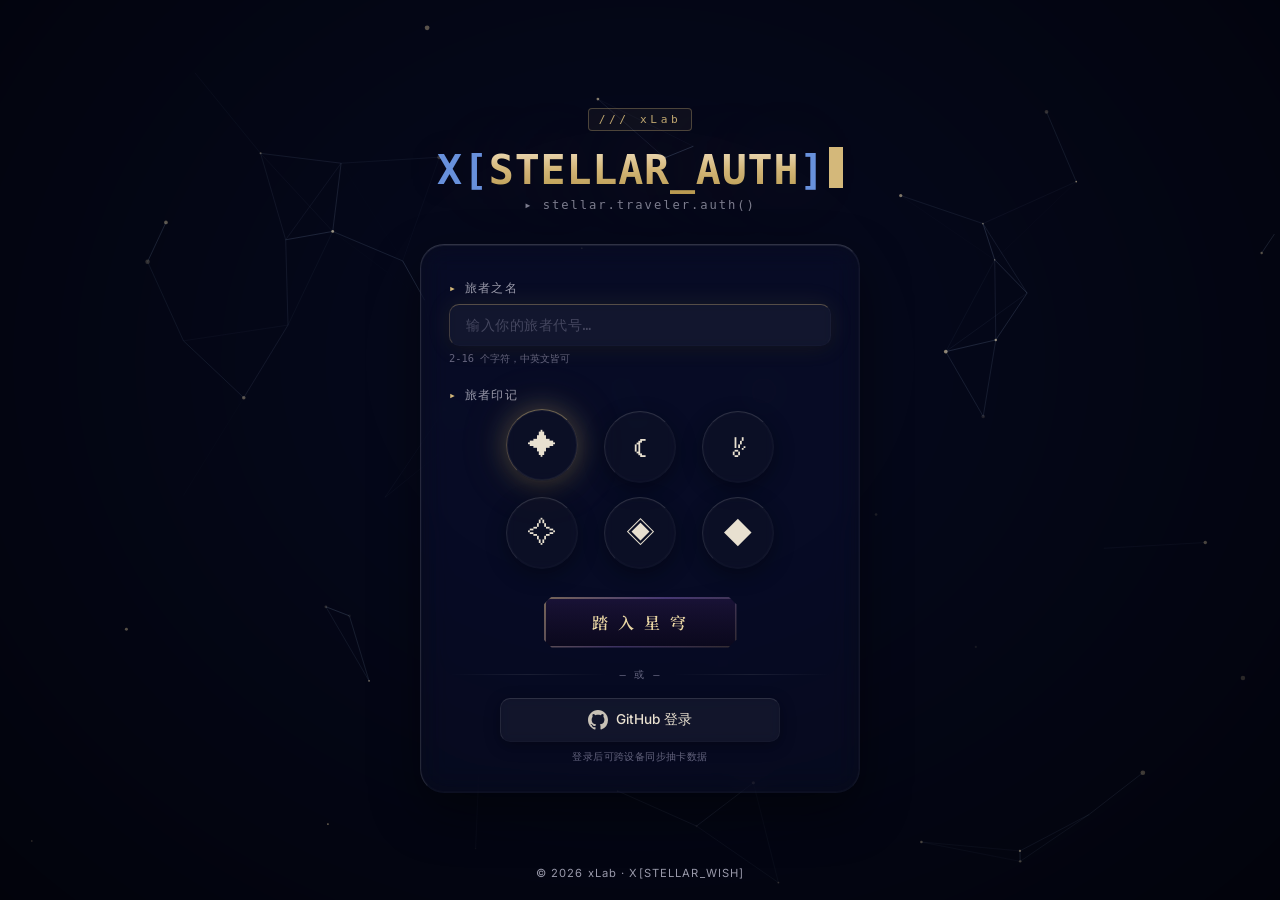
<file: index.html>
<!doctype html>
<html lang="zh-CN">
<head>
<meta charset="utf-8">
<meta name="viewport" content="width=device-width, initial-scale=1.0">
<title>X[STELLAR_WISH] · xLab</title>
<link rel="preconnect" href="https://fonts.googleapis.com">
<link rel="preconnect" href="https://fonts.gstatic.com" crossorigin>
<link href="https://fonts.googleapis.com/css2?family=Noto+Serif+SC:wght@400;600;700;900&family=Inter:wght@300;400;500;600&display=swap" rel="stylesheet">
<style>
/* ===== vortex canvas ===== */
html,body{
  margin:0px;
  width:100%;
  height:100%;
  overflow-x:hidden;
  background:#000;
  scroll-behavior:smooth;
}
#canvas{
  position:fixed;
  width:100%;
  height:100%;
}
#star-canvas{
  position:fixed;
  inset:0;
  z-index:1;
  pointer-events:none;
}

/* ===== UI layer ===== */
:root{
  --gold:#D4B87A;--g2:#E8D5A3;--g3:#F5E6CC;--g4:#B89A50;
  --purple:#B08FFF;--p2:#c8b0ff;
  --text:#E8E0D0;--t2:#9999AA;
  --ft:"Noto Serif SC","STSong","SimSun",serif;
  --fu:"Inter","PingFang SC","Microsoft YaHei",sans-serif;
}

.vignette{
  position:fixed;inset:0;z-index:1;pointer-events:none;
  background:radial-gradient(ellipse at 50% 40%, transparent 25%, rgba(0,0,0,0.6) 100%);
}

.hero{
  position:relative;z-index:2;
  min-height:100vh;
  display:flex;flex-direction:column;align-items:center;justify-content:flex-start;
  padding:14vh 20px 60px;text-align:center;
  transition:opacity 0.5s ease, transform 0.6s cubic-bezier(0.22,1,0.36,1);
  pointer-events:none;
}
.hero>*{pointer-events:auto}
.hero.warping{opacity:0;transform:scale(0.92)}
.vignette{transition:opacity 0.4s ease}
.vignette.warping{opacity:0}
.footer{transition:opacity 0.4s ease}
.footer.warping{opacity:0}

.hero .logo{
  font-family:"JetBrains Mono","SF Mono","Menlo",ui-monospace,monospace;
  font-size:clamp(1.8rem,4.2vw,3rem);font-weight:700;
  background:linear-gradient(180deg,var(--g3),var(--gold),var(--g4));
  -webkit-background-clip:text;-webkit-text-fill-color:transparent;background-clip:text;
  margin-bottom:6px;letter-spacing:0.02em;
  text-shadow:0 0 80px rgba(212,184,122,0.3);
  white-space:nowrap;
  display:inline-flex;align-items:baseline;gap:0;
}
.hero .logo .lb,.hero .logo .rb{color:#7aa9ff;-webkit-text-fill-color:#7aa9ff;opacity:.85}
.hero .logo .cur{
  display:inline-block;width:0.55ch;height:1em;background:var(--gold);
  margin-left:4px;vertical-align:-0.12em;
  animation:cur-blink 1.05s steps(1) infinite;
}
@keyframes cur-blink{50%{opacity:0}}
.hero .subtag{
  font-family:"JetBrains Mono",ui-monospace,monospace;
  font-size:0.78rem;color:var(--t2);letter-spacing:0.18em;
  margin-bottom:8px;opacity:0.85;
}
.hero .subtag .ok{color:#7fffa3}
.hero .subtag .gold{color:var(--gold)}
.hero .subtitle{
  font-family:"JetBrains Mono",ui-monospace,monospace;font-size:0.78rem;color:var(--t2);
  letter-spacing:0.16em;margin-bottom:22px;opacity:0.7;
}
.traveler-greeting{
  display:inline-flex;align-items:center;gap:8px;
  padding:6px 14px;border-radius:16px;margin-bottom:28px;
  background:rgba(18,22,40,0.22);
  backdrop-filter:blur(8px);-webkit-backdrop-filter:blur(8px);
  border-top:1px solid rgba(255,255,255,0.10);
  border-left:1px solid rgba(255,255,255,0.06);
  border-right:1px solid rgba(255,255,255,0.03);
  border-bottom:1px solid rgba(255,255,255,0.02);
  font-family:"JetBrains Mono",ui-monospace,monospace;
  font-size:0.7rem;color:var(--t2);letter-spacing:0.06em;
  cursor:pointer;transition:all 0.3s ease;
  box-shadow:0 4px 16px rgba(0,0,0,0.3);
}
.traveler-greeting:hover{
  border-top-color:rgba(212,184,122,0.25);
  border-left-color:rgba(212,184,122,0.15);
  color:var(--text);
  box-shadow:0 6px 24px rgba(0,0,0,0.4),0 0 16px rgba(212,184,122,0.08);
}
.greeting-avatar{
  width:24px;height:24px;border-radius:50%;
  display:flex;align-items:center;justify-content:center;
  font-size:0.85rem;flex-shrink:0;
  background:rgba(212,184,122,0.08);
  border-top:1px solid rgba(212,184,122,0.18);
}
#greeting-name{color:var(--g3);font-weight:600}
.hero .brand{
  font-family:"JetBrains Mono",ui-monospace,monospace;font-size:0.7rem;
  letter-spacing:0.32em;color:var(--gold);opacity:0.9;
  border:1px solid rgba(212,184,122,0.35);
  padding:4px 10px;border-radius:4px;margin-bottom:18px;
  background:rgba(212,184,122,0.06);
}

.portals{
  display:flex;gap:20px;flex-wrap:wrap;justify-content:center;
  max-width:900px;width:100%;
}
/* Frosted glass blobs behind cards — give backdrop-filter something to blur */
.portals::before{
  content:'';position:fixed;inset:0;z-index:-1;pointer-events:none;
  background:
    radial-gradient(ellipse 300px 350px at 20% 55%, rgba(212,175,110,0.10) 0%, transparent 70%),
    radial-gradient(ellipse 250px 300px at 75% 45%, rgba(176,143,255,0.08) 0%, transparent 70%),
    radial-gradient(ellipse 200px 250px at 50% 60%, rgba(100,160,220,0.06) 0%, transparent 70%);
}
.portal{
  flex:1;min-width:150px;max-width:200px;
  padding:32px 14px;border-radius:24px;
  /* Frosted glass core */
  background:rgba(18,22,40,0.28);
  backdrop-filter:blur(14px) saturate(150%) brightness(1.05);
  -webkit-backdrop-filter:blur(14px) saturate(150%) brightness(1.05);
  /* Directional borders — light from top-left, glass edge highlight */
  border-top:1px solid rgba(255,255,255,0.16);
  border-left:1px solid rgba(255,255,255,0.12);
  border-right:1px solid rgba(255,255,255,0.05);
  border-bottom:1px solid rgba(255,255,255,0.03);
  /* Multi-layer shadow for glass depth */
  box-shadow:
    0 20px 50px rgba(0,0,0,0.45),
    0 0 0 1px rgba(255,255,255,0.02) inset,
    0 1px 0 rgba(255,255,255,0.05) inset;
  text-decoration:none;color:inherit;
  transition:transform 0.4s cubic-bezier(0.22,1,0.36,1),box-shadow 0.4s ease,border-color 0.4s ease;
  display:flex;flex-direction:column;align-items:center;gap:16px;
}
.portal:hover{
  transform:translateY(-10px);
  border-top-color:rgba(255,255,255,0.28);
  border-left-color:rgba(255,255,255,0.20);
  border-right-color:rgba(255,255,255,0.10);
  border-bottom-color:rgba(255,255,255,0.06);
  box-shadow:
    0 30px 60px rgba(0,0,0,0.55),
    0 0 0 1px rgba(255,255,255,0.05) inset,
    0 1px 0 rgba(255,255,255,0.10) inset,
    0 0 80px rgba(212,184,122,0.10);
}
.portal-icon{
  width:72px;height:72px;border-radius:50%;
  display:flex;align-items:center;justify-content:center;
  font-size:2rem;
  background:rgba(255,255,255,0.04);
  border-top:1px solid rgba(255,255,255,0.14);
  border-left:1px solid rgba(255,255,255,0.10);
  border-right:1px solid rgba(255,255,255,0.04);
  border-bottom:1px solid rgba(255,255,255,0.02);
  box-shadow:0 8px 24px rgba(0,0,0,0.3),0 0 0 1px rgba(255,255,255,0.02) inset;
  backdrop-filter:blur(6px);
  -webkit-backdrop-filter:blur(6px);
  transition:all 0.4s ease;
}
.portal:hover .portal-icon{
  transform:translateY(-2px);
  box-shadow:0 12px 32px rgba(0,0,0,0.4),0 0 0 1px rgba(255,255,255,0.05) inset;
}
.portal.wish .portal-icon{background:radial-gradient(circle,rgba(212,184,122,0.18),rgba(212,184,122,0.03));border-top-color:rgba(212,184,122,0.3);border-left-color:rgba(212,184,122,0.2)}
.portal.cards .portal-icon{background:radial-gradient(circle,rgba(176,143,255,0.15),rgba(176,143,255,0.02));border-top-color:rgba(176,143,255,0.25);border-left-color:rgba(176,143,255,0.18)}
.portal.daily .portal-icon{background:radial-gradient(circle,rgba(255,180,100,0.15),rgba(255,180,100,0.02));border-top-color:rgba(255,180,100,0.25);border-left-color:rgba(255,180,100,0.18)}
.portal.stats .portal-icon{background:radial-gradient(circle,rgba(130,200,230,0.15),rgba(130,200,230,0.02));border-top-color:rgba(130,200,230,0.25);border-left-color:rgba(130,200,230,0.18)}
.portal.guestbook .portal-icon{background:radial-gradient(circle,rgba(180,220,180,0.15),rgba(180,220,180,0.02));border-top-color:rgba(180,220,180,0.25);border-left-color:rgba(180,220,180,0.18)}
.portal.quiz .portal-icon{background:radial-gradient(circle,rgba(100,220,200,0.18),rgba(100,220,200,0.03));border-top-color:rgba(100,220,200,0.3);border-left-color:rgba(100,220,200,0.2)}
.portal.submit-portal .portal-icon{background:radial-gradient(circle,rgba(200,180,255,0.18),rgba(200,180,255,0.03));border-top-color:rgba(200,180,255,0.3);border-left-color:rgba(200,180,255,0.2)}
.portal.lb .portal-icon{background:radial-gradient(circle,rgba(255,200,100,0.18),rgba(255,200,100,0.03));border-top-color:rgba(255,200,100,0.3);border-left-color:rgba(255,200,100,0.2)}

.portal h2{font-family:var(--ft);font-size:1.4rem;font-weight:700}
.portal.wish h2{background:linear-gradient(180deg,var(--g3),var(--gold));-webkit-background-clip:text;-webkit-text-fill-color:transparent;background-clip:text}
.portal.cards h2{background:linear-gradient(180deg,var(--p2),var(--purple));-webkit-background-clip:text;-webkit-text-fill-color:transparent;background-clip:text}
.portal.daily h2{background:linear-gradient(180deg,#FFCC99,#FF9966);-webkit-background-clip:text;-webkit-text-fill-color:transparent;background-clip:text}
.portal.stats h2{background:linear-gradient(180deg,#99DDFF,#55AADD);-webkit-background-clip:text;-webkit-text-fill-color:transparent;background-clip:text}
.portal.guestbook h2{background:linear-gradient(180deg,#C8E8C8,#66AA88);-webkit-background-clip:text;-webkit-text-fill-color:transparent;background-clip:text}
.portal.quiz h2{background:linear-gradient(180deg,#AAEEEE,#44AAAA);-webkit-background-clip:text;-webkit-text-fill-color:transparent;background-clip:text}
.portal.submit-portal h2{background:linear-gradient(180deg,#D8D0FF,#9988dd);-webkit-background-clip:text;-webkit-text-fill-color:transparent;background-clip:text}
.portal.lb h2{background:linear-gradient(180deg,#FFE0A0,#FF9966);-webkit-background-clip:text;-webkit-text-fill-color:transparent;background-clip:text}

.portal p{font-size:0.85rem;color:var(--t2);line-height:1.6}

.portal-arrow{
  font-size:0.9rem;color:var(--gold);opacity:0;
  transform:translateX(0);transition:all 0.3s ease;
}
.portal:hover .portal-arrow{opacity:1;transform:translateX(4px)}

.footer{
  position:relative;padding:40px 20px 28px;text-align:center;
  z-index:2;font-size:0.75rem;color:var(--t2);
  letter-spacing:0.1em;
}

/* ===== Scroll-down sections ===== */
.section-wrap{
  position:relative;z-index:2;
  padding:80px 24px 40px;
  max-width:900px;margin:0 auto;
}
.section-label{
  font-family:"JetBrains Mono",ui-monospace,monospace;
  font-size:0.68rem;letter-spacing:0.28em;
  color:#7aa9ff;margin-bottom:16px;
  display:flex;align-items:center;gap:12px;
}
.section-label::before{content:'';width:20px;height:1px;background:#7aa9ff}
.section-title{
  font-family:var(--ft);font-size:clamp(1.5rem,3vw,2rem);font-weight:900;
  background:linear-gradient(180deg,var(--g3),var(--gold));
  -webkit-background-clip:text;-webkit-text-fill-color:transparent;background-clip:text;
  margin-bottom:20px;letter-spacing:.06em;
}
.section-desc{
  font-family:"JetBrains Mono",ui-monospace,monospace;
  font-size:0.85rem;color:var(--t2);line-height:1.8;
  max-width:640px;
}
.section-desc b{color:var(--g3);font-weight:600}

/* Feature cards grid */
.feature-grid{
  display:grid;grid-template-columns:repeat(auto-fit,minmax(200px,1fr));
  gap:16px;margin-top:32px;
}
.feature-card{
  padding:22px 18px;border-radius:14px;
  background:rgba(14,18,32,.4);backdrop-filter:blur(14px);-webkit-backdrop-filter:blur(14px);
  border:1px solid var(--xline, rgba(212,184,122,0.18));border-top-color:rgba(255,255,255,0.10);
  transition:transform .35s ease,border-color .35s ease;
  font-family:"JetBrains Mono",ui-monospace,monospace;
}
.feature-card:hover{
  transform:translateY(-4px);
  border-color:rgba(212,184,122,0.35);box-shadow:0 0 32px rgba(212,184,122,.10);
}
.feature-card .fc-ico{font-size:1.4rem;margin-bottom:10px}
.feature-card .fc-title{font-size:.82rem;font-weight:600;color:var(--g3);letter-spacing:.06em;margin-bottom:6px}
.feature-card .fc-desc{font-size:.7rem;color:var(--t2);line-height:1.6}

/* Call to action */
.cta-box{
  margin-top:28px;padding:28px 32px;border-radius:14px;
  background:linear-gradient(135deg,rgba(212,184,122,0.08),rgba(176,143,255,0.05));
  border:1px solid var(--xline, rgba(212,184,122,0.22));
  text-align:center;
}
.cta-box .cta-text{font-family:var(--ft);font-size:1.1rem;color:var(--g3);letter-spacing:.06em;margin-bottom:16px}
.cta-box .cta-link{
  display:inline-flex;align-items:center;gap:8px;
  font-family:"JetBrains Mono",ui-monospace,monospace;font-size:.78rem;
  color:var(--gold);text-decoration:none;
  padding:8px 18px;border:1px solid var(--xline);border-radius:8px;
  background:rgba(212,184,122,0.06);
  transition:all .25s ease;letter-spacing:.12em;
}
.cta-box .cta-link:hover{border-color:var(--gold);background:rgba(212,184,122,0.14);box-shadow:0 0 24px rgba(212,184,122,.15)}
.cta-box .cta-link::before{content:'▸';color:var(--gold)}

/* Scroll hint */
.scroll-hint{
  position:absolute;bottom:10vh;left:50%;transform:translateX(-50%);
  font-family:"JetBrains Mono",ui-monospace,monospace;
  font-size:.68rem;letter-spacing:.28em;color:var(--t2);
  animation:sh-bounce 2s ease-in-out infinite;
  z-index:5;
}
.scroll-hint::after{content:' ↓';opacity:.7}
@keyframes sh-bounce{0%,100%{transform:translateX(-50%) translateY(0);opacity:.5}50%{transform:translateX(-50%) translateY(8px);opacity:1}}

/* Reveal on scroll */
.reveal{opacity:0;transform:translateY(28px);transition:opacity .8s ease,transform .8s ease}
.reveal.in{opacity:1;transform:translateY(0)}

/* Dimmed state adaptation for scroll layout */
.hero.dimmed .portals{opacity:0.25;pointer-events:none}
.hero.dimmed .portals:hover{opacity:0.25}

/* Section separator */
.section-rule{
  width:60px;height:1px;
  background:linear-gradient(90deg,transparent,var(--gold),transparent);
  margin:0 auto 40px;
}

/* ===== Return button (visible when dimmed) ===== */
.return-btn{
  position:fixed;bottom:32px;right:32px;z-index:20;
  width:46px;height:46px;border-radius:50%;
  border:none;cursor:pointer;outline:none;
  background:rgba(18,22,40,0.32);
  backdrop-filter:blur(12px) saturate(150%);
  -webkit-backdrop-filter:blur(12px) saturate(150%);
  border-top:1px solid rgba(255,255,255,0.16);
  border-left:1px solid rgba(255,255,255,0.10);
  border-right:1px solid rgba(255,255,255,0.05);
  border-bottom:1px solid rgba(255,255,255,0.03);
  color:var(--gold);font-size:1.2rem;
  display:flex;align-items:center;justify-content:center;
  box-shadow:0 6px 24px rgba(0,0,0,0.4);
  opacity:0;pointer-events:none;
  transition:opacity 0.4s ease,transform 0.3s ease;
  transform:scale(0.8);
}
.return-btn.visible{
  opacity:1;pointer-events:auto;transform:scale(1);
}
.return-btn:hover{
  border-top-color:rgba(255,255,255,0.28);
  background:rgba(212,184,122,0.12);
  box-shadow:0 8px 30px rgba(0,0,0,0.5),0 0 20px rgba(212,184,122,0.12);
}

/* ===== Portal auto-fade: dim when mouse is away ===== */
.hero .logo,.hero .subtitle,.hero .portals,.traveler-greeting{
  transition:opacity 0.8s ease; /* slow fade-out */
}
.hero.dimmed .logo{opacity:0.45}
.hero.dimmed .subtitle{opacity:0.25}
.hero.dimmed .portals{opacity:0.12;pointer-events:none}
.hero.dimmed .traveler-greeting{opacity:0.35;pointer-events:none}
.hero.dimmed .portals:hover{opacity:0.12}

/* ===== Guestbook modal ===== */
.guestbook-overlay{
  position:fixed;inset:0;z-index:50;
  background:rgba(0,0,0,0.55);
  backdrop-filter:blur(6px);
  -webkit-backdrop-filter:blur(6px);
  display:flex;align-items:center;justify-content:center;
  opacity:0;pointer-events:none;
  transition:opacity 0.3s ease;
}
.guestbook-overlay.open{opacity:1;pointer-events:auto}
.guestbook-modal{
  width:min(720px,90vw);max-height:70vh;
  padding:28px 24px;border-radius:18px;
  background:rgba(14,20,40,0.48);
  backdrop-filter:blur(22px) saturate(150%) brightness(1.05);
  -webkit-backdrop-filter:blur(22px) saturate(150%) brightness(1.05);
  border-top:1px solid rgba(255,255,255,0.14);
  border-left:1px solid rgba(255,255,255,0.10);
  border-right:1px solid rgba(255,255,255,0.05);
  border-bottom:1px solid rgba(255,255,255,0.03);
  box-shadow:0 20px 60px rgba(0,0,0,0.5);
  overflow-y:auto;position:relative;
}
.guestbook-modal::-webkit-scrollbar{width:3px}
.guestbook-modal::-webkit-scrollbar-thumb{background:rgba(212,184,122,0.18);border-radius:2px}
.guestbook-modal h3{
  font-family:var(--ft);font-size:1.1rem;
  background:linear-gradient(180deg,var(--g3),var(--gold));
  -webkit-background-clip:text;-webkit-text-fill-color:transparent;background-clip:text;
  margin-bottom:16px;text-align:center;letter-spacing:2px;
}
.guestbook-close{
  position:absolute;top:12px;right:14px;
  width:32px;height:32px;border-radius:50%;
  border:1px solid rgba(255,255,255,0.12);
  background:rgba(255,255,255,0.04);
  color:var(--t2);cursor:pointer;font-size:0.9rem;
  display:flex;align-items:center;justify-content:center;
  transition:all 0.2s;
}
.guestbook-close:hover{color:var(--text);border-color:rgba(255,255,255,0.25)}

@media(max-width:600px){
  .hero .logo{font-size:2.2rem}
  .portals{gap:20px}
  .portal{padding:30px 20px}
  .guestbook-modal{max-height:80vh;padding:20px 14px}
}
</style>
</head>
<body>
<!-- Page transition overlay -->
<div id="pt-overlay" style="position:fixed;inset:0;z-index:9999;pointer-events:none;background:radial-gradient(ellipse at 50% 50%,rgba(5,8,26,0.92),rgba(2,2,12,0.98));opacity:0;transition:opacity 0.35s ease"></div>

<!-- Auth guard: redirect to login if no profile -->
<script>
if(!localStorage.getItem('xlab-profile')&&!sessionStorage.getItem('gh_token')){location.replace('login.html')}
</script>

<canvas id="canvas-2d" style="display:none"></canvas>
<canvas id="canvas"></canvas>
<canvas id="star-canvas"></canvas>
<div class="vignette"></div>

<main class="hero">
  <div class="brand">/// xLab</div>
  <h1 class="logo"><span class="lb">X[</span><span id="logo-text">STELLAR_WISH</span><span class="lb">]</span><span class="cur"></span></h1>
  <p class="subtag">▸ <span id="boot-line">stellar.wish.exec()</span></p>
  <p class="subtitle" id="uptime-line">▸ uptime: --</p>
  <div class="traveler-greeting" id="traveler-greeting" onclick="location.href='login.html'" title="修改旅者身份">
    <span class="greeting-avatar" id="greeting-avatar">✦</span>
    <span>旅者 <b id="greeting-name">—</b></span>
  </div>


  <div class="portals">
    <a href="wish.html" class="portal wish">
      <div class="portal-icon">🌠</div>
      <h2>祈 愿</h2>
      <p>踏入星河，抽取命运之卡<br>每张卡牌都承载着星穹的祝福</p>
      <span class="portal-arrow">进入 →</span>
    </a>
    <a href="cards.html" class="portal cards">
      <div class="portal-icon">🂠</div>
      <h2>卡牌图鉴</h2>
      <p>浏览全部收藏，细品每一张<br>卡牌背后的故事与灵魂</p>
      <span class="portal-arrow">进入 →</span>
    </a>
    <a href="daily.html" class="portal daily">
      <div class="portal-icon">🌅</div>
      <h2>每日签到</h2>
      <p>每日登录领取星轨馈赠<br>连续签到大奖等你来拿</p>
      <span class="portal-arrow">进入 →</span>
    </a>
    <a href="stats.html" class="portal stats">
      <div class="portal-icon">📊</div>
      <h2>数据统计</h2>
      <p>回顾祈愿历程，一览数据<br>收集进度与稀有度分布</p>
      <span class="portal-arrow">进入 →</span>
    </a>
    <a href="wish.html?mode=quiz" class="portal quiz">
      <div class="portal-icon">🧠</div>
      <h2>答题挑战</h2>
      <p>技术知识问答，每题10抽<br>硬件·软件·安全·运维·设计</p>
      <span class="portal-arrow">进入 →</span>
    </a>
    <a href="submit.html" class="portal submit-portal">
      <div class="portal-icon">📬</div>
      <h2>卡牌投稿</h2>
      <p>提交你的原创卡牌<br>审核通过后加入抽卡池</p>
      <span class="portal-arrow">进入 →</span>
    </a>
    <a href="leaderboard.html" class="portal lb">
      <div class="portal-icon">🏆</div>
      <h2>排行榜</h2>
      <p>答题挑战云端排行<br>全服前20名谁与争锋</p>
      <span class="portal-arrow">进入 →</span>
    </a>
    <a class="portal guestbook" id="portal-guestbook" onclick="event.preventDefault();openGuestbook()">
      <div class="portal-icon">💬</div>
      <h2>留言板</h2>
      <p>留下足迹，分享你的祈愿故事<br>与星穹旅人们一同交流</p>
      <span class="portal-arrow">展开 ▽</span>
    </a>
  </div>
  <div class="scroll-hint">scroll</div>
</main>

<!-- ============ ABOUT ============ -->
<section class="section-wrap reveal" id="sec-about">
  <div class="section-label">01 · About</div>
  <h2 class="section-title">星穹祈愿</h2>
  <div class="section-rule"></div>
  <p class="section-desc">
    这并非一个真正的游戏，而是一份<b>对「抽卡」的浪漫化表达</b>。<br><br>
    每一张卡牌都承载着<b>一段故事</b>、一个<b>名字</b>、一份<b>独一无二的概率</b>。<br>
    从 6★ 创世神的金色裂痕到 3★ SHIT 的出人意料，<br>
    每一抽都是向虚空的星穹投掷的一枚硬币。<br><br>
    <b>祈愿、图鉴、签到、统计</b> —— 四个维度构筑一个完整的迷你宇宙。
  </p>
</section>

<!-- ============ FEATURES ============ -->
<section class="section-wrap reveal" id="sec-features">
  <div class="section-label">02 · Features</div>
  <h2 class="section-title">站点功能</h2>
  <div class="section-rule"></div>
  <div class="feature-grid">
    <div class="feature-card">
      <div class="fc-ico">🌠</div>
      <div class="fc-title">祈愿 · WISH</div>
      <div class="fc-desc">四段式电影感抽卡演出：虚空吸入 → 神圣几何 → 奇点坍缩 → 超新星爆发</div>
    </div>
    <div class="feature-card">
      <div class="fc-ico">🂠</div>
      <div class="fc-title">图鉴 · CARDS</div>
      <div class="fc-desc">3D 扇形卡牌陈列，悬停翻转揭示背面，六维属性雷达图</div>
    </div>
    <div class="feature-card">
      <div class="fc-ico">🌅</div>
      <div class="fc-title">签到 · DAILY</div>
      <div class="fc-desc">七日签到阶梯奖励，周重置，奖励实时同步至祈愿页</div>
    </div>
    <div class="feature-card">
      <div class="fc-ico">⌨</div>
      <div class="fc-title">终端 · TERMINAL</div>
      <div class="fc-desc">⌘K 命令面板、Konami 代码彩蛋、CLI 模拟抽卡、统计数据查询</div>
    </div>
  </div>
</section>

<!-- ============ ACTION ============ -->
<section class="section-wrap reveal" id="sec-action">
  <div class="section-label">03 · Enter</div>
  <h2 class="section-title">踏入星穹</h2>
  <div class="section-rule"></div>
  <div class="cta-box">
    <div class="cta-text">准备好了吗？命运之卡在等你。</div>
    <a href="wish.html" class="cta-link">进入祈愿页</a>
  </div>
</section>

<footer class="footer">© 2026 xLab · X[STELLAR_WISH]</footer>

<script>
/* ==========================================================================
   xLab logo · typewriter + uptime
   ========================================================================== */
(function(){
  const logo = document.getElementById('logo-text');
  const boot = document.getElementById('boot-line');
  const upt  = document.getElementById('uptime-line');
  if(!logo || !boot || !upt) return;

  // Typewriter: cycle through commands
  const phrases = [
    'stellar.wish.exec()',
    'xlab.boot --module=wish',
    'fortune --today',
    'curl -X POST /api/dream',
  ];
  let pi = 0, ci = 0, dir = 1;
  function tw(){
    const p = phrases[pi];
    if(dir === 1){
      ci++;
      if(ci > p.length){ dir = -1; setTimeout(tw, 1800); return; }
    }else{
      ci--;
      if(ci < 0){ dir = 1; pi = (pi + 1) % phrases.length; }
    }
    boot.textContent = p.slice(0, ci);
    setTimeout(tw, dir === 1 ? 55 : 28);
  }
  setTimeout(tw, 600);

  // Uptime since first visit (persisted)
  const KEY = 'xlab-first-visit';
  let t0 = +localStorage.getItem(KEY);
  if(!t0){ t0 = Date.now(); localStorage.setItem(KEY, t0); }
  function fmt(){
    const s = Math.floor((Date.now() - t0) / 1000);
    const d = Math.floor(s / 86400);
    const h = Math.floor((s % 86400) / 3600);
    const m = Math.floor((s % 3600) / 60);
    const sec = s % 60;
    upt.innerHTML = '▸ uptime: <span style="color:#7fffa3">' +
      d + 'd ' + String(h).padStart(2,'0') + 'h ' +
      String(m).padStart(2,'0') + 'm ' + String(sec).padStart(2,'0') + 's</span>';
  }
  fmt(); setInterval(fmt, 1000);
})();
</script>


  // Populate traveler greeting from xlab-profile or GitHub
  (function(){
    var ga = document.getElementById("greeting-avatar");
    var gn = document.getElementById("greeting-name");
    if(!ga||!gn) return;
    // GitHub login takes priority
    var ghUser = sessionStorage.getItem("gh_user");
    if(ghUser){try{ghUser=JSON.parse(ghUser);}catch(e){ghUser=null}}
    if(ghUser){
      var img=document.createElement("img");
      img.src=ghUser.avatar_url;img.style.width="22px";img.style.height="22px";img.style.borderRadius="50%";img.style.display="block";
      ga.textContent="";ga.appendChild(img);ga.style.padding="1px";
      gn.textContent=ghUser.login;
      return;
    }
    // Guest profile fallback
    var p;try{p=JSON.parse(localStorage.getItem("xlab-profile"));}catch(e){}
    if(!p)return;
    var AV={stellar:"✦",moon:"☾",comet:"☄",nova:"✧",galaxy:"◈",astronaut:"◆"};
    ga.textContent=AV[p.avatar]||"✦";
    gn.textContent=p.name;
  })();
</script>
<!-- Dimmed-state return button -->
<button class="return-btn" id="return-btn" title="回到入口">✦</button>

<script src="assets/sync.js"></script>
<script src="assets/geek.js"></script>

<!-- ===== Guestbook modal ===== -->
<div class="guestbook-overlay" id="guestbook-overlay">
  <div class="guestbook-modal" id="guestbook-modal">
    <button class="guestbook-close" id="guestbook-close">✕</button>
    <h3>— 星穹留言 —</h3>
    <div id="giscus-container"></div>
  </div>
</div>

<script>
/* ==========================================================================
   WebGL Shader Background — Black-hole gravitational lensing + Nebula
   - Animated noise nebula (gold + purple) warped around a virtual singularity
   - Mouse-reactive gravity well (warps space toward cursor)
   - Falls back to no background if WebGL unavailable
   ========================================================================== */
(function(){
  const canvas = document.getElementById('canvas');
  const gl = canvas.getContext('webgl', { antialias:false, premultipliedAlpha:false }) ||
             canvas.getContext('experimental-webgl');
  if(!gl){ canvas.style.background = '#05081a'; return; }

  const VS = `
    attribute vec2 p;
    void main(){ gl_Position = vec4(p,0.,1.); }
  `;
  // Fragment: layered fbm nebula warped by a black-hole-like radial pull
  const FS = `
    precision highp float;
    uniform vec2  uRes;
    uniform float uT;
    uniform vec2  uMouse;     // 0..1
    uniform float uMouseAmp;  // 0..1 lerped
    uniform float uWarp;      // global warp pulse (used by hyperspace boost)

    // hash / noise helpers
    float hash(vec2 p){ return fract(sin(dot(p,vec2(127.1,311.7)))*43758.5453); }
    float noise(vec2 p){
      vec2 i=floor(p), f=fract(p);
      float a=hash(i), b=hash(i+vec2(1,0)), c=hash(i+vec2(0,1)), d=hash(i+vec2(1,1));
      vec2 u=f*f*(3.-2.*f);
      return mix(a,b,u.x)+(c-a)*u.y*(1.-u.x)+(d-b)*u.x*u.y;
    }
    float fbm(vec2 p){
      float v=0., a=0.5;
      for(int i=0;i<6;i++){ v+=a*noise(p); p*=2.05; a*=0.5; }
      return v;
    }

    void main(){
      vec2 res = uRes;
      vec2 uv  = (gl_FragCoord.xy - 0.5*res) / min(res.x,res.y); // -1..1 ish

      // mouse in same space
      vec2 m = (uMouse * res - 0.5*res) / min(res.x,res.y);
      vec2 toM = uv - m;
      float dM = length(toM) + 0.001;

      // Static singularity at center pulls space inward (gravitational lensing)
      float r = length(uv) + 0.001;
      vec2 dir = uv / r;
      float pull = 0.18 / (r*r + 0.25);     // strong near center, dies off
      vec2 lens = -dir * pull;              // pull toward 0,0

      // Cursor-reactive secondary well
      float pullM = (0.10 * uMouseAmp) / (dM*dM + 0.18);
      vec2 lensM = -(toM/dM) * pullM;

      // Add a swirl term (rotational drag) — gives that vortex feel
      float swirl = 0.55 / (r*r + 0.6);
      vec2 tang = vec2(-dir.y, dir.x) * swirl * 0.35;

      // Time-evolving warp
      float t = uT * 0.07;
      vec2 wuv = uv + lens + lensM + tang*0.4;

      // Layered fbm with domain warping
      vec2 q = vec2(fbm(wuv*1.4 + vec2(0.0, t)), fbm(wuv*1.4 + vec2(5.2, -t)));
      vec2 s = vec2(fbm(wuv*2.2 + 4.0*q + vec2(1.7, 9.2) + t),
                    fbm(wuv*2.2 + 4.0*q + vec2(8.3, 2.8) - t));
      float n = fbm(wuv*1.8 + 2.6*s + uWarp*0.6);

      // Color palette: deep void → purple → gold → pale cream at high density
      vec3 cVoid   = vec3(0.020, 0.030, 0.080);
      vec3 cPurple = vec3(0.42 , 0.28 , 0.78 );
      vec3 cGold   = vec3(0.86 , 0.72 , 0.42 );
      vec3 cCream  = vec3(0.96 , 0.90 , 0.78 );

      vec3 col = mix(cVoid,   cPurple, smoothstep(0.20, 0.55, n));
      col      = mix(col,     cGold,   smoothstep(0.55, 0.78, n));
      col      = mix(col,     cCream,  smoothstep(0.80, 0.95, n));

      // Accretion-disc-ish brightening near event horizon
      float horizon = smoothstep(0.40, 0.05, r);
      col += vec3(1.0, 0.78, 0.42) * horizon * 0.25;
      // Pure black hole core
      float core = smoothstep(0.10, 0.04, r);
      col = mix(col, vec3(0.0), core);

      // Vignette
      float vig = smoothstep(1.4, 0.4, length(uv));
      col *= 0.55 + 0.45*vig;

      // Tiny grain to kill banding
      col += (hash(gl_FragCoord.xy + uT) - 0.5) * 0.02;

      // Subtle warp pulse boost to brightness
      col *= 1.0 + uWarp * 0.6;

      gl_FragColor = vec4(col, 1.0);
    }
  `;

  function compile(type, src){
    const s = gl.createShader(type); gl.shaderSource(s, src); gl.compileShader(s);
    if(!gl.getShaderParameter(s, gl.COMPILE_STATUS)){
      console.warn('shader err', gl.getShaderInfoLog(s));
    }
    return s;
  }
  const prog = gl.createProgram();
  gl.attachShader(prog, compile(gl.VERTEX_SHADER, VS));
  gl.attachShader(prog, compile(gl.FRAGMENT_SHADER, FS));
  gl.linkProgram(prog); gl.useProgram(prog);

  const buf = gl.createBuffer();
  gl.bindBuffer(gl.ARRAY_BUFFER, buf);
  gl.bufferData(gl.ARRAY_BUFFER, new Float32Array([-1,-1, 1,-1, -1,1, 1,1]), gl.STATIC_DRAW);
  const aP = gl.getAttribLocation(prog, 'p');
  gl.enableVertexAttribArray(aP);
  gl.vertexAttribPointer(aP, 2, gl.FLOAT, false, 0, 0);

  const uRes      = gl.getUniformLocation(prog, 'uRes');
  const uT        = gl.getUniformLocation(prog, 'uT');
  const uMouse    = gl.getUniformLocation(prog, 'uMouse');
  const uMouseAmp = gl.getUniformLocation(prog, 'uMouseAmp');
  const uWarp     = gl.getUniformLocation(prog, 'uWarp');

  let mx = 0.5, my = 0.5, ma = 0;     // target & smoothed mouse
  let smX = 0.5, smY = 0.5, smA = 0;
  let warp = 0;                        // exposed: window.__warpBoost
  window.__warpBoost = (v)=>{ warp = Math.max(warp, v); };

  function resize(){
    const dpr = Math.min(window.devicePixelRatio || 1, 1.5);
    canvas.width  = innerWidth  * dpr;
    canvas.height = innerHeight * dpr;
    canvas.style.width = innerWidth + 'px';
    canvas.style.height = innerHeight + 'px';
    gl.viewport(0,0,canvas.width,canvas.height);
  }
  addEventListener('resize', resize); resize();

  addEventListener('pointermove', e=>{
    mx = e.clientX / innerWidth;
    my = 1 - e.clientY / innerHeight;
    ma = 1;
  });
  addEventListener('pointerleave', ()=>{ ma = 0; });

  const start = performance.now();
  function frame(t){
    const dt = (t - start) / 1000;
    // Smooth lerp the mouse
    smX += (mx - smX) * 0.08;
    smY += (my - smY) * 0.08;
    smA += (ma - smA) * 0.04;
    warp *= 0.94;

    gl.uniform2f(uRes, canvas.width, canvas.height);
    gl.uniform1f(uT, dt);
    gl.uniform2f(uMouse, smX, smY);
    gl.uniform1f(uMouseAmp, smA);
    gl.uniform1f(uWarp, warp);
    gl.drawArrays(gl.TRIANGLE_STRIP, 0, 4);
    requestAnimationFrame(frame);
  }
  requestAnimationFrame(frame);
})();
</script>

<script src="assets/wormhole.js"></script>

<script>
/* ==============================================
   Portal auto-fade + Guestbook toggle
   ============================================== */
(function(){
  var hero = document.querySelector('.hero');
  var returnBtn = document.getElementById('return-btn');
  var gbOverlay = document.getElementById('guestbook-overlay');
  var gbClose = document.getElementById('guestbook-close');
  var giscusLoaded = false;

  // ---- Portal fade ----
  var dimTimer = null;
  var DIM_DELAY = 1800;

  function undim(){
    // Force instant reappear via inline style, then clear for next fade-out
    var els = hero.querySelectorAll('.logo,.subtitle,.portals,.traveler-greeting');
    els.forEach(function(el){ el.style.transition = 'none'; });
    hero.classList.remove('dimmed');
    returnBtn.classList.remove('visible');
    // Trigger reflow so the 'none' transition takes effect immediately
    hero.offsetHeight;
    // Restore CSS transition for next fade-out
    els.forEach(function(el){ el.style.transition = ''; });
    resetTimer();
  }

  function doDim(){
    hero.classList.add('dimmed');
    returnBtn.classList.add('visible');
  }

  function resetTimer(){
    clearTimeout(dimTimer);
    dimTimer = setTimeout(doDim, DIM_DELAY);
  }

  // Mouse enters hero area — immediately show
  hero.addEventListener('mouseenter', undim);
  // Mouse moves anywhere on the page — reset the fade countdown
  document.addEventListener('mousemove', function(e){
    if(hero.contains(e.target) || returnBtn.contains(e.target)){
      undim();
    }else{
      resetTimer();
    }
  });
  // Return button click — manually undim
  returnBtn.addEventListener('click', undim);
  // Start the timer on page load
  resetTimer();

  // ---- Guestbook modal ----
  window.openGuestbook = function(){
    gbOverlay.classList.add('open');
    if(!giscusLoaded) loadGiscus();
  };
  gbClose.addEventListener('click', function(){
    gbOverlay.classList.remove('open');
  });
  gbOverlay.addEventListener('click', function(e){
    if(e.target === gbOverlay) gbOverlay.classList.remove('open');
  });

  function loadGiscus(){
    giscusLoaded = true;
    var container = document.getElementById('giscus-container');
    // Show loading hint
    container.innerHTML = '<p style="text-align:center;color:var(--t2);font-size:0.85rem;padding:20px">正在加载留言系统...</p>';

    var script = document.createElement('script');
    script.src = 'https://giscus.app/client.js';
    script.setAttribute('data-repo', 'csxuyi/CSXUYI.github.io');
    script.setAttribute('data-repo-id', 'R_kgDOSl85kg');
    script.setAttribute('data-category', 'General');
    script.setAttribute('data-category-id', 'DIC_kwDOSl85ks4C99iu');
    script.setAttribute('data-mapping', 'pathname');
    script.setAttribute('data-strict', '0');
    script.setAttribute('data-reactions-enabled', '1');
    script.setAttribute('data-emit-metadata', '0');
    script.setAttribute('data-input-position', 'bottom');
    script.setAttribute('data-theme', 'dark');
    script.setAttribute('data-lang', 'zh-CN');
    script.setAttribute('data-loading', 'lazy');
    script.crossOrigin = 'anonymous';
    script.async = true;

    script.onload = function(){
      // giscus will replace the container content
    };
    script.onerror = function(){
      container.innerHTML = '<p style="text-align:center;color:var(--t2);font-size:0.85rem;padding:20px">留言系统加载失败。请确认已在 GitHub 仓库中启用 Discussions 功能，并到 <a href="https://giscus.app" style="color:var(--gold)" target="_blank">giscus.app</a> 完成配置。</p>';
    };

    container.appendChild(script);
  }
})();
</script>

<script>
/* ==========================================================================
   星 辰 牵 引 ·  Star Traction Canvas
   70 颗粒子星座网络：鼠标吸引 + 粒子间连线 + 鼠标粉金色高压线
   分层于 WebGL 背景之上 / vignette 之下
   ========================================================================== */
(function(){
  const c = document.getElementById('star-canvas');
  if(!c) return;
  const ctx = c.getContext('2d');
  const P = 70; // particle count
  let W, H, px, py;
  let mx = -999, my = -999; // offscreen initially
  let smX = -999, smY = -999;
  let particles = [];

  function resize(){ W=c.width=innerWidth; H=c.height=innerHeight; }
  resize(); addEventListener('resize', resize);
  addEventListener('pointermove', e=>{ mx=e.clientX; my=e.clientY; });
  addEventListener('pointerleave', ()=>{ mx=-999; my=-999; });

  // Init
  for(let i=0;i<P;i++){
    particles.push({
      x:Math.random()*W, y:Math.random()*H,
      vx:(Math.random()-.5)*.35, vy:(Math.random()-.5)*.35,
      r:Math.random()*2.2+.6,
      phase:Math.random()*Math.PI*2,
    });
  }

  function draw(now){
    const t=now*0.001;
    // Smooth mouse (damping toward actual)
    if(mx<0 && smX<0){ smX=W/2; smY=H/2; }
    smX+=(mx-smX)*.06;
    smY+=(my-smY)*.06;

    ctx.clearRect(0,0,W,H);

    // Update + draw particles
    for(const p of particles){
      p.x+=p.vx; p.y+=p.vy;
      if(p.x<0||p.x>W) p.vx*=-1;
      if(p.y<0||p.y>H) p.vy*=-1;

      // Mouse attraction (gentle)
      const dx=smX-p.x, dy=smY-p.y;
      const d2=dx*dx+dy*dy;
      if(d2<24000&&d2>1){
        const inv=1/Math.sqrt(d2);
        p.vx+=dx*inv*.009;
        p.vy+=dy*inv*.009;
      }
      p.vx*=.995; p.vy*=.995;

      const twinkle=.4+.6*Math.sin(t*2.5+p.phase);
      ctx.beginPath(); ctx.arc(p.x,p.y,p.r,0,Math.PI*2);
      ctx.fillStyle=`rgba(255,225,160,${twinkle*.88})`;
      ctx.fill();
    }

    // Particle-to-particle links (cyan-blue, longer threshold for starfield feel)
    for(let i=0;i<P;i++){
      for(let j=i+1;j<P;j++){
        const a=particles[i],b=particles[j];
        const dx=a.x-b.x, dy=a.y-b.y;
        const d2=dx*dx+dy*dy;
        if(d2<16000){
          const alpha=(1-d2/16000)*.48;
          ctx.strokeStyle=`rgba(180,220,255,${alpha})`;
          ctx.lineWidth=.6;
          ctx.beginPath(); ctx.moveTo(a.x,a.y); ctx.lineTo(b.x,b.y); ctx.stroke();
        }
      }
    }

    // Mouse-to-particle links (pink-gold, intense, short range)
    if(mx>=0){
      for(const p of particles){
        const dx=p.x-smX, dy=p.y-smY;
        const d2=dx*dx+dy*dy;
        if(d2<22000){
          const alpha=(1-d2/22000)*.78;
          ctx.strokeStyle=`rgba(255,160,190,${alpha})`;
          ctx.lineWidth=.75;
          ctx.beginPath(); ctx.moveTo(p.x,p.y); ctx.lineTo(smX,smY); ctx.stroke();
        }
      }
    }

    requestAnimationFrame(draw);
  }
  requestAnimationFrame(draw);
})();
</script>

<script>
/* ==========================================================================
   Scroll Reveal · IntersectionObserver
   ========================================================================== */
(function(){
  const io = new IntersectionObserver((entries)=>{
    for(const e of entries){
      if(e.isIntersecting){
        e.target.classList.add('in');
        io.unobserve(e.target);
      }
    }
  }, { threshold:.12 });
  document.querySelectorAll('.reveal').forEach(el=>io.observe(el));
})();
</script>

<script src="assets/page-transition.js"></script>
</body>
</html>
</file>
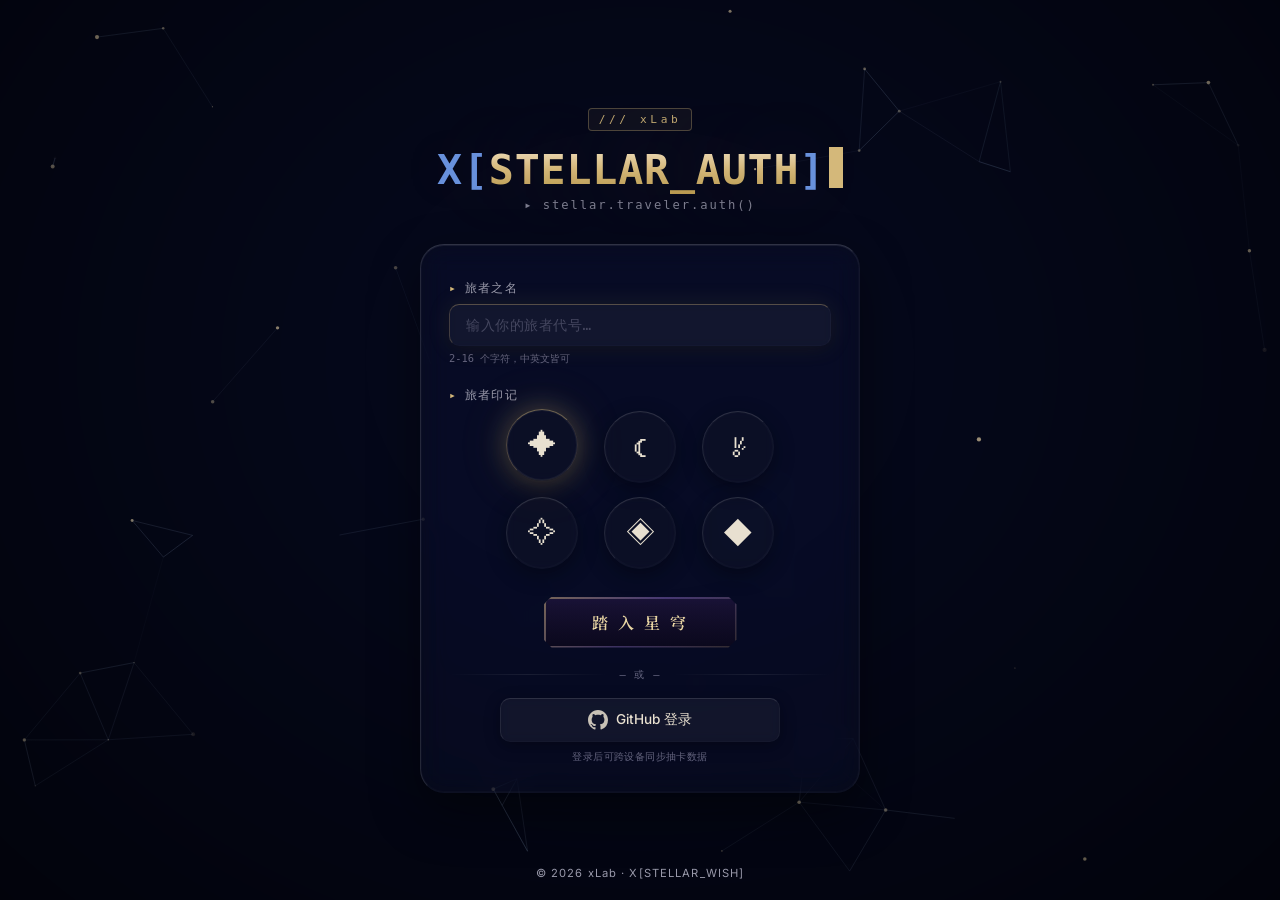
<file: cards.html>
<!DOCTYPE html>
<html lang="zh-CN">
<head>
<meta charset="UTF-8">
<title>X[CARDS] · xLab</title>
<meta name="viewport" content="width=device-width, initial-scale=1.0">
<link rel="preconnect" href="https://fonts.googleapis.com">
<link rel="preconnect" href="https://fonts.gstatic.com" crossorigin>
<link href="https://fonts.googleapis.com/css2?family=Cinzel:wght@400;500;600;700&family=Cormorant+Garamond:ital,wght@0,300;0,400;1,300&family=Italiana&display=swap" rel="stylesheet">
<style>
  :root {
    --ink: #0a0608;
    --vellum: #f3ead6;
    --vellum-dim: #c9bd9d;
    --gold: #d4af6e;
    --gold-bright: #f0d28a;
    --gold-deep: #8a6a3a;
    --gold-edge: #b58a4a;
    --crimson: #8b1a2b;
    --crimson-deep: #4a0d18;
    --shadow: rgba(0,0,0,0.55);
    --pink: #FFB8C6;
    --purple: #B08FFF;
    --blue: #5B7A9A;
    --card-w: 220px;
    --card-h: 320px;
    --card-t: 6px;
  }

  * { margin: 0; padding: 0; box-sizing: border-box; }

  html, body {
    height: 100%;
    overflow: hidden;
    background: var(--ink);
    color: var(--vellum);
    font-family: 'Cormorant Garamond', serif;
    cursor: none;
  }

  .stage {
    position: fixed; inset: 0;
    background: radial-gradient(ellipse at 50% 40%, #1a0e10 0%, #0a0608 55%, #050203 100%);
    overflow: hidden;
  }
  .grain {
    position: fixed; inset: -50%; pointer-events: none;
    opacity: 0.08; mix-blend-mode: overlay; z-index: 100;
    background-image: url("data:image/svg+xml,%3Csvg viewBox='0 0 200 200' xmlns='http://www.w3.org/2000/svg'%3E%3Cfilter id='n'%3E%3CfeTurbulence type='fractalNoise' baseFrequency='0.9' numOctaves='3' /%3E%3C/filter%3E%3Crect width='100%25' height='100%25' filter='url(%23n)'/%3E%3C/svg%3E");
    animation: drift 8s steps(6) infinite;
  }
  @keyframes drift {
    0%,100%{transform:translate(0,0)}20%{transform:translate(-3%,2%)}40%{transform:translate(2%,-3%)}60%{transform:translate(-2%,-2%)}80%{transform:translate(3%,3%)}
  }
  .vignette {
    position: fixed; inset: 0; pointer-events: none; z-index: 90;
    background: radial-gradient(ellipse at center, transparent 35%, rgba(0,0,0,0.75) 100%);
  }
  .spotlight {
    position: fixed; inset: 0; pointer-events: none; z-index: 5;
    background: radial-gradient(ellipse 600px 800px at 50% 50%, rgba(240,210,138,0.06) 0%, transparent 60%);
    opacity: 0; transition: opacity 0.8s ease;
  }
  body.has-active .spotlight { opacity: 1; }

  .deco {
    position: fixed; pointer-events: none; z-index: 50;
    color: var(--gold-deep); opacity: 0.55;
  }
  .deco.tl{top:28px;left:28px}.deco.tr{top:28px;right:28px;transform:scaleX(-1)}
  .deco.bl{bottom:28px;left:28px;transform:scaleY(-1)}.deco.br{bottom:28px;right:28px;transform:scale(-1,-1)}

  .masthead {
    position: fixed; top: 28px; left: 50%; transform: translateX(-50%);
    text-align: center; z-index: 60; pointer-events: none;
    transition: opacity 0.5s ease;
  }
  body.has-active .masthead { opacity: 0.3; }
  .masthead .eyebrow {
    font-family: 'Cinzel', serif; font-size: 10px; letter-spacing: 0.55em;
    color: var(--gold); margin-bottom: 4px; text-transform: uppercase;
  }
  .masthead .title {
    font-family: 'Italiana', serif; font-size: 34px; letter-spacing: 0.18em;
    color: var(--vellum); line-height: 1;
  }
  .masthead .rule {
    width: 80px; height: 1px; margin: 10px auto;
    background: linear-gradient(90deg, transparent, var(--gold), transparent);
  }
  .masthead .sub {
    font-family: 'Cormorant Garamond', serif; font-style: italic;
    font-size: 13px; color: var(--vellum-dim); letter-spacing: 0.08em;
  }

  /* Nav */
  .nav-btns {
    position: fixed; top: 32px; right: 28px; z-index: 110;
    display: flex; gap: 10px;
  }
  .nav-btn {
    width: 36px; height: 36px; border-radius: 50%;
    border: 1px solid rgba(255,255,255,0.08);
    background: rgba(14,12,10,0.65); backdrop-filter: blur(12px);
    -webkit-backdrop-filter: blur(12px);
    color: var(--gold); font-size: 1rem; cursor: pointer;
    display: flex; align-items: center; justify-content: center;
    transition: all 0.3s ease; text-decoration: none;
    box-shadow: 0 4px 16px rgba(0,0,0,0.4),0 0 0 1px rgba(255,255,255,0.02) inset;
  }
  .nav-btn:hover {
    background: rgba(212,175,110,0.1);
    border-color: rgba(255,255,255,0.14); color: var(--gold-bright);
    box-shadow: 0 6px 24px rgba(0,0,0,0.5),0 0 0 1px rgba(255,255,255,0.04) inset;
    transform: translateY(-1px);
  }

  /* Page arrows */
  .page-arrow {
    position: fixed; top: 50%; transform: translateY(-50%); z-index: 110;
    width: 44px; height: 44px; border-radius: 50%;
    border: 1px solid rgba(255,255,255,0.07);
    background: rgba(14,12,10,0.6); backdrop-filter: blur(14px);
    -webkit-backdrop-filter: blur(14px);
    color: var(--gold); font-size: 1.3rem; cursor: pointer;
    display: flex; align-items: center; justify-content: center;
    transition: all 0.3s ease;
    box-shadow: 0 4px 20px rgba(0,0,0,0.45),0 0 0 1px rgba(255,255,255,0.02) inset;
  }
  .page-arrow:hover {
    background: rgba(212,175,110,0.1);
    border-color: rgba(255,255,255,0.13); color: var(--gold-bright);
    box-shadow: 0 8px 28px rgba(0,0,0,0.55),0 0 0 1px rgba(255,255,255,0.04) inset;
    transform: translateY(-50%) scale(1.05);
  }
  .page-arrow:active { transform: translateY(-50%) scale(0.92) }
  .page-arrow.left { left: 24px; }
  .page-arrow.right { right: 24px; }
  .page-arrow.hidden { opacity: 0; pointer-events: none }

  /* Page dots */
  .page-dots {
    position: fixed; bottom: 52px; left: 50%; transform: translateX(-50%);
    z-index: 110; display: flex; gap: 8px;
  }
  .page-dot {
    width: 8px; height: 8px; border-radius: 50%;
    border: 1px solid rgba(212,175,110,0.35);
    background: transparent; cursor: pointer;
    transition: all 0.3s ease;
  }
  .page-dot.active { background: var(--gold); border-color: var(--gold) }
  .page-dot:hover { border-color: rgba(212,175,110,0.7) }

  .caption {
    position: fixed; bottom: 20px; left: 50%; transform: translateX(-50%);
    z-index: 60; font-family: 'Cinzel', serif; font-size: 10px;
    letter-spacing: 0.4em; color: var(--gold-deep); text-transform: uppercase;
    pointer-events: none; transition: opacity 0.5s ease;
  }
  body.has-active .caption { opacity: 0.2; }

  .info {
    position: fixed; bottom: 80px; left: 50%;
    transform: translateX(-50%) translateY(20px);
    z-index: 60; text-align: center; pointer-events: none;
    opacity: 0; transition: opacity 0.5s ease, transform 0.6s cubic-bezier(0.16,1,0.3,1);
  }
  body.has-active .info { opacity: 1; transform: translateX(-50%) translateY(0); }
  .info .rank {
    font-family: 'Italiana', serif; font-size: 20px;
    color: var(--gold-bright); letter-spacing: 0.2em; margin-bottom: 4px;
  }
  .info .suit {
    font-family: 'Cinzel', serif; font-size: 9px;
    color: var(--vellum-dim); letter-spacing: 0.4em; text-transform: uppercase;
  }

  /* 3D Scene */
  .scene {
    position: fixed; inset: 0;
    display: flex; align-items: center; justify-content: center;
    perspective: 2000px; perspective-origin: 50% 50%; z-index: 10;
  }
  .fan {
    position: relative;
    width: var(--card-w); height: var(--card-h);
    transform-style: preserve-3d; will-change: transform;
  }

  /* Card */
  .card {
    position: absolute; top: 0; left: 0;
    width: var(--card-w); height: var(--card-h);
    transform-style: preserve-3d;
    transition: transform 0.95s cubic-bezier(0.22, 1, 0.36, 1), filter 0.6s ease, opacity 0.5s ease;
    cursor: none; will-change: transform;
  }
  .card.ghost { opacity: 0; pointer-events: none }

  .card-flip {
    position: absolute; inset: 0; transform-style: preserve-3d;
    transition: transform 0.95s cubic-bezier(0.22, 1, 0.36, 1);
    will-change: transform;
  }
  .card.flipped .card-flip { transform: rotateY(180deg); }

  .face {
    position: absolute; inset: 0; border-radius: 14px; overflow: hidden;
    backface-visibility: hidden; -webkit-backface-visibility: hidden;
    box-shadow: 0 30px 60px -20px rgba(0,0,0,0.75), 0 20px 30px -15px rgba(0,0,0,0.5), 0 0 0 1px rgba(212,175,110,0.18);
    transition: box-shadow 0.6s ease;
  }
  .face.back  { transform: translateZ(var(--card-t)); }
  .face.front { transform: rotateY(180deg) translateZ(var(--card-t)); }

  .edge {
    position: absolute; top: 0; width: calc(var(--card-t) * 2); height: 100%;
    background: linear-gradient(to right, #3a2818 0%, #b58a4a 40%, #f0d28a 50%, #b58a4a 60%, #3a2818 100%);
    box-shadow: inset 0 0 4px rgba(0,0,0,0.6);
  }
  .edge.right { right: calc(var(--card-t) * -1); transform-origin: left center; transform: rotateY(90deg); }
  .edge.left  { left: calc(var(--card-t) * -1); transform-origin: right center; transform: rotateY(-90deg); }

  body.has-active .card:not(.flipped):not(.ghost) {
    filter: brightness(0.55) saturate(0.7) blur(0.3px);
  }

  /* Back design */
  .back { background: radial-gradient(ellipse at 50% 35%, #8a1d2c 0%, #4a0d18 55%, #1f0509 100%); }
  .back-lattice {
    position: absolute; inset: 16px; border-radius: 6px;
    background-image:
      repeating-linear-gradient(45deg, rgba(212,175,110,0.22) 0, rgba(212,175,110,0.22) 1px, transparent 1px, transparent 16px),
      repeating-linear-gradient(-45deg, rgba(212,175,110,0.22) 0, rgba(212,175,110,0.22) 1px, transparent 1px, transparent 16px);
  }
  .back-frame { position: absolute; inset: 10px; border: 1.2px solid rgba(212,175,110,0.85); border-radius: 8px; }
  .back-frame::after { content:'';position:absolute;inset:5px;border:0.5px solid rgba(212,175,110,0.55);border-radius:4px }
  .back-corner { position: absolute; width: 28px; height: 28px; color: var(--gold); }
  .back-corner.tl{top:14px;left:14px}.back-corner.tr{top:14px;right:14px;transform:scaleX(-1)}
  .back-corner.bl{bottom:14px;left:14px;transform:scaleY(-1)}.back-corner.br{bottom:14px;right:14px;transform:scale(-1,-1)}
  .back-medallion {
    position: absolute; top: 50%; left: 50%; width: 110px; height: 160px;
    transform: translate(-50%, -50%); border-radius: 50%;
    background: radial-gradient(ellipse at 50% 35%, #2a0a10 0%, #1f0509 70%);
    border: 1.5px solid var(--gold);
    box-shadow: inset 0 0 30px rgba(0,0,0,0.6), 0 0 25px rgba(212,175,110,0.15);
    display: flex; align-items: center; justify-content: center;
  }
  .back-medallion::before { content:'';position:absolute;inset:5px;border:0.5px solid rgba(212,175,110,0.6);border-radius:50% }
  .back-medallion .monogram {
    font-family: 'Italiana', serif; font-size: 58px;
    color: var(--gold-bright); text-shadow: 0 2px 4px rgba(0,0,0,0.5);
    line-height: 1; margin-top: -6px;
  }
  .back-medallion .crown { position:absolute;top:16px;left:50%;transform:translateX(-50%);font-size:10px;color:var(--gold);letter-spacing:0.1em }
  .back-medallion .year { position:absolute;bottom:18px;left:50%;transform:translateX(-50%);font-family:'Cinzel',serif;font-size:8px;color:var(--gold);letter-spacing:0.25em }

  /* Front */
  .front { background: #1a1a1a; }
  .front-img { position: absolute; inset: 0; width: 100%; height: 100%; object-fit: cover; }
  .front-fallback { position:absolute;inset:0;display:flex;align-items:center;justify-content:center;font-size:4rem;color:rgba(255,255,255,0.12) }
  .front-overlay {
    position: absolute; bottom: 0; left: 0; right: 0; z-index: 2;
    padding: 20px 14px 14px;
    background: linear-gradient(transparent 0%, rgba(0,0,0,0.25) 30%, rgba(0,0,0,0.7) 70%);
    backdrop-filter: blur(8px); -webkit-backdrop-filter: blur(8px);
    border-top: 1px solid rgba(255,255,255,0.06);
  }
  .front-name { font-family:'Cinzel',serif;font-size:1rem;font-weight:600;letter-spacing:0.06em;margin-bottom:2px }
  .front-stars { font-size:0.7rem;letter-spacing:0.15em;margin-bottom:4px }
  .front-desc { font-family:'Cormorant Garamond',serif;font-size:0.7rem;font-style:italic;color:var(--vellum-dim);line-height:1.3;letter-spacing:0.03em }

  .front.s6 .front-name{color:var(--pink)}.front.s6 .front-stars{color:var(--pink)}
  .front.s5 .front-name{color:var(--gold-bright)}.front.s5 .front-stars{color:var(--gold)}
  .front.s4 .front-name{color:#c8b0ff}.front.s4 .front-stars{color:var(--purple)}
  .front.s3 .front-name{color:#8aa8c8}.front.s3 .front-stars{color:var(--blue)}

  .card.s6.flipped .face{box-shadow:0 60px 100px -20px rgba(0,0,0,0.85),0 30px 50px -15px rgba(255,184,198,0.35),0 0 0 1px rgba(255,184,198,0.45),0 0 80px -10px rgba(255,184,198,0.3)}
  .card.s5.flipped .face{box-shadow:0 60px 100px -20px rgba(0,0,0,0.85),0 30px 50px -15px rgba(212,175,110,0.35),0 0 0 1px rgba(240,210,138,0.45),0 0 80px -10px rgba(240,210,138,0.35)}
  .card.s4.flipped .face{box-shadow:0 60px 100px -20px rgba(0,0,0,0.85),0 30px 50px -15px rgba(176,143,255,0.25),0 0 0 1px rgba(176,143,255,0.35),0 0 80px -10px rgba(176,143,255,0.2)}
  .card.s3.flipped .face{box-shadow:0 60px 100px -20px rgba(0,0,0,0.85),0 30px 50px -15px rgba(91,122,154,0.25),0 0 0 1px rgba(91,122,154,0.35),0 0 80px -10px rgba(91,122,154,0.15)}

  .shine {
    position: absolute; inset: 0; border-radius: 14px; pointer-events: none;
    background: linear-gradient(105deg, transparent 30%, rgba(255,240,200,0.0) 45%, rgba(255,240,200,0.5) 50%, rgba(255,240,200,0.0) 55%, transparent 70%);
    opacity: 0; transition: opacity 0.4s ease; mix-blend-mode: overlay; z-index: 5;
  }
  .card.flipped .shine { opacity: 1; animation: shineSweep 1.4s ease-out 0.4s; }
  @keyframes shineSweep { 0%{transform:translateX(-100%)}100%{transform:translateX(100%)} }

  @keyframes drift-fan { 0%,100%{transform:translate3d(0,0,0)}50%{transform:translate3d(0,-6px,0)} }
  .fan-float { animation: drift-fan 6s ease-in-out infinite; }

  /* Custom cursor */
  .cursor {
    position: fixed; width: 28px; height: 28px;
    border: 1px solid var(--gold); border-radius: 50%;
    pointer-events: none; transform: translate(-50%, -50%); z-index: 9999;
    transition: width 0.3s, height 0.3s, border-color 0.3s, opacity 0.3s;
    mix-blend-mode: difference;
  }
  .cursor::after { content:'';position:absolute;top:50%;left:50%;width:3px;height:3px;background:var(--gold-bright);border-radius:50%;transform:translate(-50%,-50%) }
  .cursor.over-card { width: 56px; height: 56px; border-color: var(--gold-bright); }

  .legend {
    position: fixed; right: 28px; bottom: 28px; z-index: 60;
    font-family: 'Cinzel', serif; font-size: 9px; letter-spacing: 0.3em;
    color: var(--vellum-dim); text-align: right; pointer-events: none; opacity: 0.7;
  }
  .legend span { color: var(--gold); }

  /* ===== [MYSTERY] locked 6★ card (创世神未抽到) ===== */
  .front-locked{
    position:absolute;inset:0;
    display:flex;flex-direction:column;align-items:center;justify-content:center;
    background:radial-gradient(ellipse at 50% 40%,#1a0e18 0%,#0a040f 60%,#000 100%);
    border-radius:18px;overflow:hidden;
  }
  .front-locked::before{
    content:'';position:absolute;inset:0;
    background:repeating-conic-gradient(from 0deg at 50% 50%,
      transparent 0deg,
      rgba(255,184,198,.04) 3deg,
      transparent 6deg,
      rgba(255,184,198,.04) 9deg);
    animation:lk-spin 12s linear infinite;
  }
  @keyframes lk-spin{to{transform:rotate(360deg)}}
  .locked-glyph{
    position:relative;z-index:1;
    font-family:"Cinzel","Noto Serif SC",serif;
    font-size:4.5rem;line-height:1;
    background:linear-gradient(180deg,rgba(255,200,220,.45),rgba(255,160,190,.18));
    -webkit-background-clip:text;-webkit-text-fill-color:transparent;background-clip:text;
    filter:drop-shadow(0 0 20px rgba(255,184,198,.4));
    animation:lk-pulse 3s ease-in-out infinite;
  }
  @keyframes lk-pulse{0%,100%{opacity:.7}50%{opacity:1}}
  .locked-label{
    position:relative;z-index:1;
    font-family:"JetBrains Mono",ui-monospace,monospace;
    font-size:.6rem;letter-spacing:.32em;color:rgba(255,184,198,.5);
    margin-top:12px;
  }

  /* ===== [GEEK] Hex radar floating panel ===== */
  .radar-panel{
    position:fixed;right:18px;top:18px;z-index:60;
    width:230px;padding:14px 14px 10px;
    background:rgba(14,18,32,.55);
    backdrop-filter:blur(18px) saturate(140%);
    -webkit-backdrop-filter:blur(18px) saturate(140%);
    border:1px solid rgba(212,184,122,.22);border-radius:14px;
    box-shadow:0 18px 50px rgba(0,0,0,.5);
    color:#E8E0D0;font-family:"JetBrains Mono","SF Mono",ui-monospace,monospace;
    transform:translateX(110%);opacity:0;
    transition:transform .45s cubic-bezier(.22,1,.36,1),opacity .35s ease;
    pointer-events:none;
  }
  .radar-panel.show{transform:translateX(0);opacity:1}
  .radar-panel .rp-name{
    font-family:"Cinzel","Noto Serif SC",serif;font-size:.95rem;font-weight:600;
    color:var(--gold-bright,#F5E6CC);letter-spacing:.06em;margin-bottom:2px;
  }
  .radar-panel .rp-rarity{font-size:.7rem;color:#9999AA;margin-bottom:8px;letter-spacing:.18em}
  .radar-panel svg{display:block;width:100%;height:auto}
  .radar-panel .rp-stats{
    display:grid;grid-template-columns:1fr 1fr;gap:4px 10px;
    font-size:.62rem;margin-top:6px;color:#c8c4b0;letter-spacing:.08em;
  }
  .radar-panel .rp-stats b{color:var(--gold,#D4B87A);font-weight:600}

  /* ============================================================
     ▼ XLAB · CARDS LAYOUT REWORK ▼
     - 卡牌放大 (220→280)
     - 扇形距离同比放大，整体下移
     - 卡面玻璃化 + 金色细描边 + 仪式化光晕
     - Masthead 切换为 X[CARDS] 终端风
     - Caption / nav 微调，去掉俗套的"hover 揭示"
  ============================================================ */
  :root{
    --card-w:280px;
    --card-h:408px;
    --card-t:7px;
  }
  /* fan 整体上移让 info 浮窗有空间 */
  .scene{align-items:center !important;padding-bottom:60px}
  /* face 加更深的双层阴影 + 内金边 */
  .face{
    box-shadow:
      0 50px 80px -25px rgba(0,0,0,0.85),
      0 30px 50px -20px rgba(0,0,0,0.55),
      0 0 0 1px rgba(212,175,110,0.22),
      0 0 0 2px rgba(0,0,0,0.4) inset !important;
    border-radius:18px !important;
  }
  /* front 加内金细线 + 顶部亮光带 */
  .front::before{
    content:'';position:absolute;inset:0;border-radius:18px;pointer-events:none;z-index:3;
    border:1px solid rgba(245,230,204,0.18);
    box-shadow:
      0 1px 0 rgba(255,255,255,0.10) inset,
      0 0 60px -10px rgba(212,175,110,0.18) inset;
  }
  .front::after{
    content:'';position:absolute;left:8%;right:8%;top:6%;height:38%;
    background:linear-gradient(180deg,rgba(255,255,255,0.18),transparent);
    border-radius:14px 14px 50% 50%/14px 14px 100% 100%;
    pointer-events:none;mix-blend-mode:overlay;z-index:3;
    opacity:.4;
  }
  /* overlay 加大留更多角色 */
  .front-overlay{padding:22px 18px 16px !important}
  .front-name{font-size:1.18rem !important;letter-spacing:.08em !important}
  .front-stars{font-size:.78rem !important;letter-spacing:.22em !important;margin-bottom:6px !important}
  .front-desc{font-size:.78rem !important;line-height:1.55 !important}

  /* back medallion 比例放大 */
  .back-medallion{width:130px !important;height:188px !important}
  .back-medallion .monogram{font-size:68px !important}

  /* 5★/6★ flipped 时光晕加强 */
  .card.s6.flipped .face{
    box-shadow:
      0 70px 120px -25px rgba(0,0,0,0.9),
      0 40px 60px -18px rgba(255,184,198,0.4),
      0 0 0 1.5px rgba(255,184,198,0.55),
      0 0 100px -8px rgba(255,184,198,0.45) !important;
  }
  .card.s5.flipped .face{
    box-shadow:
      0 70px 120px -25px rgba(0,0,0,0.9),
      0 40px 60px -18px rgba(212,175,110,0.42),
      0 0 0 1.5px rgba(240,210,138,0.55),
      0 0 100px -8px rgba(240,210,138,0.45) !important;
  }
  .card.s4.flipped .face{
    box-shadow:
      0 65px 110px -22px rgba(0,0,0,0.85),
      0 36px 56px -18px rgba(176,143,255,0.32),
      0 0 0 1.5px rgba(176,143,255,0.45),
      0 0 90px -8px rgba(176,143,255,0.28) !important;
  }

  /* Masthead → X[CARDS] 终端风 */
  .masthead{top:22px !important}
  .masthead .eyebrow{
    font-family:"JetBrains Mono","SF Mono",ui-monospace,monospace !important;
    font-size:9px !important;letter-spacing:.5em !important;color:#7aa9ff !important;
  }
  .masthead .title{
    font-family:"JetBrains Mono","SF Mono",ui-monospace,monospace !important;
    font-size:26px !important;letter-spacing:.08em !important;font-weight:600 !important;
  }
  .masthead .title::before{content:'X[';color:#7aa9ff;letter-spacing:0;margin-right:4px}
  .masthead .title::after{content:']';color:#7aa9ff;letter-spacing:0;margin-left:4px}
  .masthead .rule{margin:8px auto !important;width:60px !important}
  .masthead .sub{
    font-family:"JetBrains Mono",ui-monospace,monospace !important;
    font-size:11px !important;font-style:normal !important;
    letter-spacing:.18em !important;color:var(--gold) !important;
  }
  .masthead .sub::before{content:'▸ ';opacity:.7}

  /* Info 浮窗向上、放大字号 */
  .info{bottom:96px !important}
  .info .rank{font-size:24px !important;letter-spacing:.18em !important}
  .info .suit{font-size:10px !important;letter-spacing:.45em !important}

  /* Caption 改极简提示 */
  .caption{
    font-family:"JetBrains Mono",ui-monospace,monospace !important;
    font-size:9px !important;letter-spacing:.45em !important;
  }

  /* Legend / radar 字体小调 */
  .legend{
    font-family:"JetBrains Mono",ui-monospace,monospace !important;
    font-size:9px !important;letter-spacing:.4em !important;
  }

  /* 视口太窄时缩小，避免溢出 */
  @media(max-height:780px){
    :root{--card-w:240px;--card-h:348px}
  }
  @media(max-width:760px){
    :root{--card-w:200px;--card-h:288px;--card-t:5px}
    .masthead .title{font-size:20px !important}
    .info{bottom:78px !important}
    .info .rank{font-size:18px !important}
  }

  @keyframes cardEnter { from{opacity:0}to{opacity:1} }
  @keyframes fadeIn { from{opacity:0;transform:translateY(-10px)}to{opacity:1;transform:translateY(0)} }
  .masthead { animation: fadeIn 1.5s ease 0.8s backwards; }
  .caption  { animation: fadeIn 1.5s ease 1s backwards; }
</style>
</head>
<body>
<!-- Page transition overlay -->
<div id="pt-overlay" style="position:fixed;inset:0;z-index:9999;pointer-events:none;background:radial-gradient(ellipse at 50% 50%,rgba(5,8,26,0.92),rgba(2,2,12,0.98));opacity:0;transition:opacity 0.35s ease"></div>

<!-- Auth guard: redirect to login if no profile -->
<script>
if(!localStorage.getItem('xlab-profile')&&!sessionStorage.getItem('gh_token')){location.replace('login.html')}
</script>

<div class="stage"></div>
<div class="vignette"></div>
<div class="spotlight"></div>
<div class="grain"></div>

<svg class="deco tl" width="60" height="60" viewBox="0 0 60 60" fill="none"><path d="M2 2 L58 2 M2 2 L2 58" stroke="currentColor" stroke-width="0.5"/><path d="M8 8 L40 8 M8 8 L8 40" stroke="currentColor" stroke-width="0.5"/><circle cx="8" cy="8" r="2" fill="currentColor"/><path d="M14 2 L14 14 L2 14" stroke="currentColor" stroke-width="0.8"/></svg>
<svg class="deco tr" width="60" height="60" viewBox="0 0 60 60" fill="none"><path d="M2 2 L58 2 M2 2 L2 58" stroke="currentColor" stroke-width="0.5"/><path d="M8 8 L40 8 M8 8 L8 40" stroke="currentColor" stroke-width="0.5"/><circle cx="8" cy="8" r="2" fill="currentColor"/><path d="M14 2 L14 14 L2 14" stroke="currentColor" stroke-width="0.8"/></svg>
<svg class="deco bl" width="60" height="60" viewBox="0 0 60 60" fill="none"><path d="M2 2 L58 2 M2 2 L2 58" stroke="currentColor" stroke-width="0.5"/><path d="M8 8 L40 8 M8 8 L8 40" stroke="currentColor" stroke-width="0.5"/><circle cx="8" cy="8" r="2" fill="currentColor"/><path d="M14 2 L14 14 L2 14" stroke="currentColor" stroke-width="0.8"/></svg>
<svg class="deco br" width="60" height="60" viewBox="0 0 60 60" fill="none"><path d="M2 2 L58 2 M2 2 L2 58" stroke="currentColor" stroke-width="0.5"/><path d="M8 8 L40 8 M8 8 L8 40" stroke="currentColor" stroke-width="0.5"/><circle cx="8" cy="8" r="2" fill="currentColor"/><path d="M14 2 L14 14 L2 14" stroke="currentColor" stroke-width="0.8"/></svg>

<nav class="nav-btns">
  <a href="login.html" class="nav-btn" id="top-traveler" title="旅者档案" style="font-family:'Cinzel',serif;font-size:8px;letter-spacing:0.3em;gap:4px;">
    <span id="tb-avatar">✦</span>
    <span id="tb-name" style="max-width:60px;overflow:hidden;text-overflow:ellipsis;white-space:nowrap;">旅者</span>
  </a>
  <a href="index.html" class="nav-btn" title="返回主页">⌂</a>
  <a href="wish.html" class="nav-btn" title="前往祈愿">✦</a>
</nav>

<header class="masthead">
  <div class="eyebrow">— Collection —</div>
  <h1 class="title">MAISON DE CARTES</h1>
  <div class="rule"></div>
  <div class="sub">卡牌图鉴 · 悬停以揭示</div>
</header>

<main class="scene">
  <div class="fan fan-float" id="fan"></div>
</main>

<button class="page-arrow left hidden" id="arrow-left" title="上一页">‹</button>
<button class="page-arrow right" id="arrow-right" title="下一页">›</button>

<div class="page-dots" id="page-dots"></div>

<div class="caption">— Hover to reveal · 悬停揭示 —</div>
<div class="info">
  <div class="rank" id="info-rank">—</div>
  <div class="suit" id="info-suit">SELECT A CARD</div>
</div>
<div class="legend"><span id="legend-rarity">—</span><br/><span>6★ 5★ 4★ 3★</span></div>
<div class="radar-panel" id="radar-panel">
  <div class="rp-name" id="rp-name">—</div>
  <div class="rp-rarity" id="rp-rarity">—</div>
  <svg viewBox="0 0 200 200" id="rp-svg"></svg>
  <div class="rp-stats" id="rp-stats"></div>
</div>

<div class="cursor" id="cursor"></div>

<script>
// ── Card data ──
const ALL=[
  {name:"创世神",img:"image/god.jpg",rarity:6,desc:"请输入文本"},
  {name:"小苗o",img:"image/xiaomiao.jpg",rarity:5,desc:"小苗想去哪就去哪"},
  {name:"郑灵杰",img:"image/zlj.jpg",rarity:5,desc:"郑灵杰，伟大的同义词"},
  {name:"食精玫瑰",img:"image/zzh3.jpg",rarity:5,desc:"食精玫瑰，我要出嫁了"},
  {name:"柔情猫娘",img:"image/猫娘.jpg",rarity:5,desc:"神秘的造物"},
  {name:"西装老巩",img:"image/gzj2.jpg",rarity:4,desc:"西装老巩，豪到你了吗"},
  {name:"阴成冰",img:"image/ycb.jpg",rarity:4,desc:"阴成冰，拥有强大的力量"},
  {name:"后室阳志",img:"image/lyz3.jpg",rarity:4,desc:"游荡在金工的魂灵，令人不安的存在"},
  {name:"阳志飞踢",img:"image/lyz踢.jpg",rarity:4,desc:"踢！踢！踢！"},
  {name:"朱子衡飞踢",img:"image/zzh踢.jpg",rarity:4,desc:"踢！踢！踢！"},
  {name:"乃珑",img:"image/奶龙.jpg",rarity:4,desc:"绿色眼睛、黄色头发的知性大姐姐，散发出一股忧郁的气息，笑起来应该会很好看"},
  {name:"猫娘学长",img:"image/zzh.jpg",rarity:3,desc:"可爱的柔情猫娘，使用起来便捷的杯子"},
  {name:"阳志是给",img:"image/lyz.jpg",rarity:3,desc:"神秘爆炸头，随机刷新在金工，绿色外星人的使者"},
  {name:"老巩",img:"image/gzj.jpg",rarity:3,desc:"浙大詹姆斯"},
  {name:"空翻也",img:"image/kfy.jpg",rarity:3,desc:"蔡徐坤拥护者，普京同位体"},
  {name:"带毛魔丸",img:"image/lyz2.jpg",rarity:3,desc:"带毛魔丸，拥有强大的力量"},
  {name:"奶察",img:"image/nc.jpg",rarity:3,desc:"可爱的奶察，带来温暖和关怀"},
  {name:"二奶",img:"image/nz.jpg",rarity:3,desc:"真男人不露二奶"},
  {name:"窄型魔丸",img:"image/zzh2.jpg",rarity:3,desc:"窄型魔丸，使人绷不住"},
  {name:"SHIT",img:"image/SHIT.jpg",rarity:3,desc:"没什么意义，降低你的抽卡概率"},
  {name:"zonk",img:"image/zzh4.jpg",rarity:3,desc:"低客的黑调"},
];

// [MYSTERY] 图鉴锁定：只有抽到过的卡牌才会解锁显示
(function(){
  // 收集已抽取的卡牌名称
  const pulled=new Set();
  let hasSixStar=false;
  try{
    const d=JSON.parse(localStorage.getItem('wish_genshin_v5'));
    if(d && d.hi){
      d.hi.forEach(function(h){
        if(h.card && h.card.name) pulled.add(h.card.name);
        if(h.rarity===6) hasSixStar=true;
      });
    }
  }catch(e){}

  // 锁定未抽取的卡牌
  ALL.forEach(function(c, i){
    // 6★ 创世神特殊处理：必须抽到过6★才揭示
    if(c.rarity===6 && !hasSixStar){
      ALL[i]={name:'???', img:'', rarity:6, desc:'条件未知 · 尚未揭示', locked:true};
      return;
    }
    // 其他卡牌：抽到过才解锁
    if(!pulled.has(c.name)){
      ALL[i]={
        name:'???',
        img:'',
        rarity:c.rarity,
        desc:'尚未抽取 · 祈愿中获取',
        locked:true,
        _realRarity:c.rarity
      };
    }
  });
})();

const PER_PAGE=5;
let TOTAL_PAGES=Math.ceil(ALL.length/PER_PAGE);
let currentPage=0;

// ── DOM refs ──
const fan=document.getElementById('fan');
const cursor=document.getElementById('cursor');
const infoRank=document.getElementById('info-rank');
const infoSuit=document.getElementById('info-suit');
const body=document.body;
const arrowLeft=document.getElementById('arrow-left');
const arrowRight=document.getElementById('arrow-right');
const pageDots=document.getElementById('page-dots');

// Build page dots
for(let i=0;i<TOTAL_PAGES;i++){
  const dot=document.createElement('span');
  dot.className='page-dot'+(i===0?' active':'');
  dot.addEventListener('click',()=>goToPage(i));
  pageDots.appendChild(dot);
}

function updateArrows(){
  arrowLeft.classList.toggle('hidden',currentPage===0);
  arrowRight.classList.toggle('hidden',currentPage>=TOTAL_PAGES-1);
}

arrowLeft.addEventListener('click',()=>{if(currentPage>0)goToPage(currentPage-1)});
arrowRight.addEventListener('click',()=>{if(currentPage<TOTAL_PAGES-1)goToPage(currentPage+1)});

// Keyboard nav
document.addEventListener('keydown',e=>{
  if(e.key==='ArrowLeft'&&currentPage>0)goToPage(currentPage-1);
  if(e.key==='ArrowRight'&&currentPage<TOTAL_PAGES-1)goToPage(currentPage+1);
});

// ── Back face SVG template ──
function backFaceHTML(rarity){
  const rn={6:'VI',5:'V',4:'IV',3:'III'}[rarity]||'?';
  const crown=rarity===6?'✶':'✦';
  return `<div class="face back">
    <div class="back-lattice"></div><div class="back-frame"></div>
    <svg class="back-corner tl" viewBox="0 0 28 28" fill="none"><path d="M2 14 L26 14 M14 2 L14 26" stroke="currentColor" stroke-width="0.6"/><path d="M5 5 L23 23 M23 5 L5 23" stroke="currentColor" stroke-width="0.4"/><circle cx="14" cy="14" r="3" fill="none" stroke="currentColor" stroke-width="0.6"/><circle cx="14" cy="14" r="1.5" fill="currentColor"/></svg>
    <svg class="back-corner tr" viewBox="0 0 28 28" fill="none"><path d="M2 14 L26 14 M14 2 L14 26" stroke="currentColor" stroke-width="0.6"/><path d="M5 5 L23 23 M23 5 L5 23" stroke="currentColor" stroke-width="0.4"/><circle cx="14" cy="14" r="3" fill="none" stroke="currentColor" stroke-width="0.6"/><circle cx="14" cy="14" r="1.5" fill="currentColor"/></svg>
    <svg class="back-corner bl" viewBox="0 0 28 28" fill="none"><path d="M2 14 L26 14 M14 2 L14 26" stroke="currentColor" stroke-width="0.6"/><path d="M5 5 L23 23 M23 5 L5 23" stroke="currentColor" stroke-width="0.4"/><circle cx="14" cy="14" r="3" fill="none" stroke="currentColor" stroke-width="0.6"/><circle cx="14" cy="14" r="1.5" fill="currentColor"/></svg>
    <svg class="back-corner br" viewBox="0 0 28 28" fill="none"><path d="M2 14 L26 14 M14 2 L14 26" stroke="currentColor" stroke-width="0.6"/><path d="M5 5 L23 23 M23 5 L5 23" stroke="currentColor" stroke-width="0.4"/><circle cx="14" cy="14" r="3" fill="none" stroke="currentColor" stroke-width="0.6"/><circle cx="14" cy="14" r="1.5" fill="currentColor"/></svg>
    <div class="back-medallion">
      <div class="crown">${crown}</div>
      <div class="monogram">${rn}</div>
      <div class="year">${rarity}★</div>
    </div>
  </div>`;
}

// ── Render cards for current page ──
let cards=[];
let activeIdx=null;

function renderPage(page){
  const start=page*PER_PAGE;
  const pageCards=ALL.slice(start,start+PER_PAGE);

  fan.innerHTML='';
  cards=[];
  activeIdx=null;
  body.classList.remove('has-active');
  infoRank.textContent='—';
  infoSuit.textContent='SELECT A CARD';
  document.getElementById('legend-rarity').textContent='—';

  pageCards.forEach((c,i)=>{
    const rClass='s'+(c._realRarity||c.rarity);
    const stars=c.locked?'??????':'★'.repeat(c.rarity)+'☆'.repeat(Math.max(0,6-c.rarity));
    const el=document.createElement('article');
    el.className='card '+rClass;
    el.dataset.i=i;
    el.dataset.name=c.name;
    el.dataset.stars=stars;
    el.dataset.desc=c.desc;
    el.dataset.rarity=c.rarity;
    el.style.animation=`cardEnter 0.5s ease ${i*0.08}s backwards`;
    const locked=c.locked;
    el.innerHTML=`<div class="card-flip">
      <div class="edge left"></div><div class="edge right"></div>
      ${locked ? backFaceHTML(c._realRarity||c.rarity).replace(/VI/g,'?').replace(/6★/g,'???') : backFaceHTML(c.rarity)}
      <div class="face front ${rClass} ${locked?'locked-card':''}">
        ${locked
          ? `<div class="front-locked"><div class="locked-glyph">✦</div><div class="locked-label">抽 取 后 揭 示</div></div>`
          : `<img class="front-img" src="${c.img}" alt="${c.name}" onerror="this.style.display='none';this.nextElementSibling.style.display='flex'">
             <span class="front-fallback" style="display:none">${'★'.repeat(c.rarity)}</span>`}
        <div class="front-overlay">
          <div class="front-name">${c.name}</div>
          <div class="front-stars">${locked?'??????':stars}</div>
          <div class="front-desc">${c.desc}</div>
        </div>
      </div>
      <div class="shine"></div>
    </div>`;
    fan.appendChild(el);
    cards.push(el);
    // [GEEK] holographic foil for 5★/6★ front face (skip locked)
    if(c.rarity>=5 && !c.locked){
      el.querySelectorAll('.face.front').forEach(f=>{
        // attachHolo runs once geek.js is loaded
        const apply=()=>window.GeekLayer && window.GeekLayer.attachHolo(f);
        if(window.GeekLayer) apply(); else setTimeout(apply,300);
      });
    }
  });

  // Fill remaining slots with ghosts
  for(let i=pageCards.length;i<PER_PAGE;i++){
    const el=document.createElement('article');
    el.className='card ghost';
    el.dataset.i=i;
    el.style.animation='none';
    fan.appendChild(el);
    cards.push(el);
  }

  // Set default fan positions
  applyDefaultPositions();
  bindCardEvents();

  // Update UI
  document.querySelectorAll('.page-dot').forEach((d,i)=>d.classList.toggle('active',i===page));
  updateArrows();
}

// ── Default fan positions (centered around mid card) ──
function defaultFanTransform(i,total){
  if(total===1)return ['translate3d(0,0,40px) rotateY(0) rotateZ(0)'][i];
  if(total===2)return [
    'translate3d(-120px,0,-10px) rotateY(6deg) rotateZ(-6deg)',
    'translate3d(120px,0,-10px) rotateY(-6deg) rotateZ(6deg)'
  ][i];
  if(total===3)return [
    'translate3d(-300px,0,-60px) rotateY(10deg) rotateZ(-14deg)',
    'translate3d(0,0,50px) rotateY(0) rotateZ(0)',
    'translate3d(300px,0,-60px) rotateY(-10deg) rotateZ(14deg)'
  ][i];
  if(total===4)return [
    'translate3d(-380px,0,-90px) rotateY(13deg) rotateZ(-18deg)',
    'translate3d(-130px,0,-10px) rotateY(5deg) rotateZ(-6deg)',
    'translate3d(130px,0,-10px) rotateY(-5deg) rotateZ(6deg)',
    'translate3d(380px,0,-90px) rotateY(-13deg) rotateZ(18deg)'
  ][i];
  return [
    'translate3d(-460px,0,-110px) rotateY(15deg) rotateZ(-22deg)',
    'translate3d(-230px,0,-30px) rotateY(8deg) rotateZ(-11deg)',
    'translate3d(0,0,50px) rotateY(0) rotateZ(0)',
    'translate3d(230px,0,-30px) rotateY(-8deg) rotateZ(11deg)',
    'translate3d(460px,0,-110px) rotateY(-15deg) rotateZ(22deg)'
  ][i];
}

function applyDefaultPositions(){
  const visible=cards.filter(c=>!c.classList.contains('ghost'));
  visible.forEach((c,i)=>c.style.transform=defaultFanTransform(i,visible.length));
}

// ── Tunnel transform (same as original) ──
function tunnelTransform(i,act,total){
  if(i===act){
    return 'translate3d(0,-30px,280px) rotateY(0deg) rotateZ(0) scale(1.08)';
  }
  const delta=i-act;
  const sign=delta>0?1:-1;
  const dist=Math.abs(delta);
  const x=sign*(260+(dist-1)*70);
  const z=-120-(dist-1)*210;
  const y=(dist-1)*6;
  const rotY=-sign*(80+(dist-1)*3);
  const scale=Math.max(0.32,0.72-(dist-1)*0.11);
  return `translate3d(${x}px,${y}px,${z}px) rotateY(${rotY}deg) scale(${scale})`;
}

// ── Activate / Reset ──
function activate(idx){
  if(activeIdx===idx)return;
  activeIdx=idx;
  body.classList.add('has-active');
  const visible=cards.filter(c=>!c.classList.contains('ghost'));
  cards.forEach((c,i)=>{
    if(c.classList.contains('ghost'))return;
    c.style.transform=tunnelTransform(i,idx,visible.length);
    c.classList.toggle('flipped',i===idx);
  });
  const c=cards[idx];
  infoRank.textContent=c.dataset.name;
  infoSuit.textContent=c.dataset.stars+' · '+c.dataset.desc;
  document.getElementById('legend-rarity').textContent=c.dataset.rarity+'★';
  showRadar(c.dataset.name,+c.dataset.rarity);
}

/* ===== [GEEK] Hex radar — deterministic per-name "stats" ===== */
function hashSeed(s){let h=2166136261>>>0;for(let i=0;i<s.length;i++){h^=s.charCodeAt(i);h=Math.imul(h,16777619);}return h>>>0;}
function rng(seed){let x=seed||1;return ()=>{x^=x<<13;x^=x>>>17;x^=x<<5;return ((x>>>0)%10000)/10000;};}
const RADAR_AXES=['颜值','战力','抽象','沙比','欧气','整活'];
function computeStats(name,rarity){
  const r=rng(hashSeed(name)+rarity*131);
  const base=rarity===6?88:rarity===5?78:rarity===4?66:50;
  return RADAR_AXES.map(()=>Math.min(100,Math.max(20,Math.round(base+(r()-0.4)*40))));
}
function showRadar(name,rarity){
  const panel=document.getElementById('radar-panel');
  document.getElementById('rp-name').textContent=name;
  document.getElementById('rp-rarity').textContent=rarity+'★ ATTRIBUTES';
  const vals=computeStats(name,rarity);
  const cx=100,cy=100,R=72;
  const N=RADAR_AXES.length;
  const ang=i=>-Math.PI/2+i*Math.PI*2/N;
  // build grid
  let svg='';
  for(let g=1;g<=4;g++){
    const r=R*g/4;
    const pts=[];
    for(let i=0;i<N;i++) pts.push((cx+Math.cos(ang(i))*r).toFixed(1)+','+(cy+Math.sin(ang(i))*r).toFixed(1));
    svg+=`<polygon points="${pts.join(' ')}" fill="none" stroke="rgba(255,255,255,0.07)" stroke-width="1"/>`;
  }
  for(let i=0;i<N;i++){
    svg+=`<line x1="${cx}" y1="${cy}" x2="${(cx+Math.cos(ang(i))*R).toFixed(1)}" y2="${(cy+Math.sin(ang(i))*R).toFixed(1)}" stroke="rgba(255,255,255,0.06)"/>`;
  }
  // data polygon
  const dpts=vals.map((v,i)=>{
    const r=R*v/100;
    return (cx+Math.cos(ang(i))*r).toFixed(1)+','+(cy+Math.sin(ang(i))*r).toFixed(1);
  });
  const fill=rarity===6?'rgba(255,184,198,0.32)':rarity===5?'rgba(212,184,122,0.32)':rarity===4?'rgba(176,143,255,0.28)':'rgba(140,170,210,0.25)';
  const stroke=rarity===6?'#FFB8C6':rarity===5?'#D4B87A':rarity===4?'#B08FFF':'#8CA9CB';
  svg+=`<polygon points="${dpts.join(' ')}" fill="${fill}" stroke="${stroke}" stroke-width="1.5" />`;
  vals.forEach((v,i)=>{
    const r=R*v/100;
    const x=(cx+Math.cos(ang(i))*r).toFixed(1);
    const y=(cy+Math.sin(ang(i))*r).toFixed(1);
    svg+=`<circle cx="${x}" cy="${y}" r="2.5" fill="${stroke}"/>`;
    // labels
    const lr=R+14;
    const lx=(cx+Math.cos(ang(i))*lr).toFixed(1);
    const ly=(cy+Math.sin(ang(i))*lr+3).toFixed(1);
    svg+=`<text x="${lx}" y="${ly}" font-family="JetBrains Mono,monospace" font-size="9" fill="#9999AA" text-anchor="middle">${RADAR_AXES[i]}</text>`;
  });
  document.getElementById('rp-svg').innerHTML=svg;
  document.getElementById('rp-stats').innerHTML=RADAR_AXES.map((a,i)=>`<span>${a} <b>${vals[i]}</b></span>`).join('');
  panel.classList.add('show');
}
function hideRadar(){document.getElementById('radar-panel').classList.remove('show');}

function resetAll(){
  activeIdx=null;
  body.classList.remove('has-active');
  cards.forEach(c=>{c.classList.remove('flipped')});
  applyDefaultPositions();
  hideRadar();
}

function bindCardEvents(){
  cards.forEach((card)=>{
    const idx=parseInt(card.dataset.i,10);
    if(card.classList.contains('ghost'))return;
    // Remove old listeners by cloning (simple approach)
    const fresh=card.cloneNode(true);
    card.parentNode.replaceChild(fresh,card);
    cards[idx]=fresh;
    fresh.addEventListener('mouseenter',()=>{
      cursor.classList.add('over-card');
      // [GEEK] 防误触：hover 220ms 后才激活，期间离开则取消
      clearTimeout(fresh._hoverT);
      fresh._hoverT=setTimeout(()=>{ if(activeIdx!==idx) activate(idx); },220);
    });
    fresh.addEventListener('mouseleave',()=>{
      cursor.classList.remove('over-card');
      clearTimeout(fresh._hoverT);
    });
    fresh.addEventListener('click',()=>{
      clearTimeout(fresh._hoverT);
      if(activeIdx===idx)resetAll();
      else{activate(idx);cursor.classList.add('over-card')}
    });
  });
}

function goToPage(page){
  if(page===currentPage)return;
  currentPage=page;
  // Fade out then render
  fan.style.opacity='0';
  fan.style.transition='opacity 0.3s ease';
  setTimeout(()=>{
    renderPage(page);
    fan.style.opacity='1';
    setTimeout(()=>{fan.style.transition=''},350);
  },300);
}

// ── Parallax / cursor ──
let targetX=0,targetY=0,currentX=0,currentY=0;
let cursorX=window.innerWidth/2,cursorY=window.innerHeight/2;
let cursorVX=cursorX,cursorVY=cursorY;

window.addEventListener('mousemove',e=>{
  targetX=(e.clientX/window.innerWidth)*2-1;
  targetY=(e.clientY/window.innerHeight)*2-1;
  cursorX=e.clientX;cursorY=e.clientY;
});

function tick(){
  currentX+=(targetX-currentX)*0.025;
  currentY+=(targetY-currentY)*0.025;
  cursorVX+=(cursorX-cursorVX)*0.12;
  cursorVY+=(cursorY-cursorVY)*0.12;
  const damp=activeIdx===null?0.55:0.18;
  fan.style.transform=`translate3d(${currentX*4*damp}px,${currentY*2*damp}px,0) rotateY(${currentX*4.5*damp}deg) rotateX(${-currentY*2.8*damp}deg)`;
  cursor.style.transform=`translate(${cursorVX}px,${cursorVY}px) translate(-50%,-50%)`;
  requestAnimationFrame(tick);
}
tick();

let leaveTimer=null;
fan.addEventListener('mouseleave',()=>{leaveTimer=setTimeout(resetAll,500)});
fan.addEventListener('mouseenter',()=>{if(leaveTimer){clearTimeout(leaveTimer);leaveTimer=null}});
document.addEventListener('mouseleave',()=>cursor.style.opacity='0');
document.addEventListener('mouseenter',()=>cursor.style.opacity='1');

// ── Init: load community cards first, then render ──
function initCards(){
  var WORKER_URL='https://xlab-auth.xlab-stellarvault.workers.dev';
  var controller=new AbortController();
  var timeout=setTimeout(function(){controller.abort();goRender()},5000);
  fetch(WORKER_URL+'/api/cards',{signal:controller.signal}).then(function(r){return r.json()}).then(function(data){
    clearTimeout(timeout);
    var cards=data.cards||[];
    cards.forEach(function(c){
      if(!c.name||!c.img||!c.rarity)return;
      c.rarity=parseInt(c.rarity)||3;
      if(c.rarity<3||c.rarity>6)return;
      var exists=ALL.some(function(x){return x.name===c.name||x.id===c.id});
      if(!exists)ALL.push(c);
    });
    if(cards.length)console.log('[Community] Loaded '+cards.length+' approved cards');
  }).catch(function(e){console.warn('[Community] Failed to load cards:',e)})
  .finally(function(){goRender()});

  function goRender(){
    TOTAL_PAGES=Math.ceil(ALL.length/PER_PAGE);
    pageDots.innerHTML='';
    for(var i=0;i<TOTAL_PAGES;i++){
      var dot=document.createElement('span');
      dot.className='page-dot'+(i===0?' active':'');
      dot.addEventListener('click',function(j){return function(){goToPage(j)}}(i));
      pageDots.appendChild(dot);
    }
    currentPage=0;
    renderPage(0);
  }
}
initCards();
</script>

<script src="assets/sync.js"></script>
<script src="assets/geek.js"></script>
<script>
// Populate traveler badge from xlab-profile or GitHub
(function(){
  var a=document.getElementById('tb-avatar');
  var n=document.getElementById('tb-name');
  if(!a||!n)return;
  var gh=sessionStorage.getItem('gh_user');
  if(gh){try{gh=JSON.parse(gh);}catch(e){gh=null}}
  if(gh){
    var img=document.createElement('img');
    img.src=gh.avatar_url;img.style.width='20px';img.style.height='20px';img.style.borderRadius='50%';img.style.display='block';img.style.flexShrink='0';
    a.textContent='';a.appendChild(img);a.style.display='inline-flex';a.style.alignItems='center';a.style.justifyContent='center';a.style.padding='0';a.style.flexShrink='0';
    n.textContent=gh.login;
    return;
  }
  var p;try{p=JSON.parse(localStorage.getItem('xlab-profile'));}catch(e){}
  if(!p)return;
  var av={stellar:'✦',moon:'☾',comet:'☄',nova:'✧',galaxy:'◈',astronaut:'◆'};
  a.textContent=av[p.avatar]||'✦';n.textContent=p.name;
})();
</script>
<script src="assets/page-transition.js"></script>
</body>
</html>
</file>
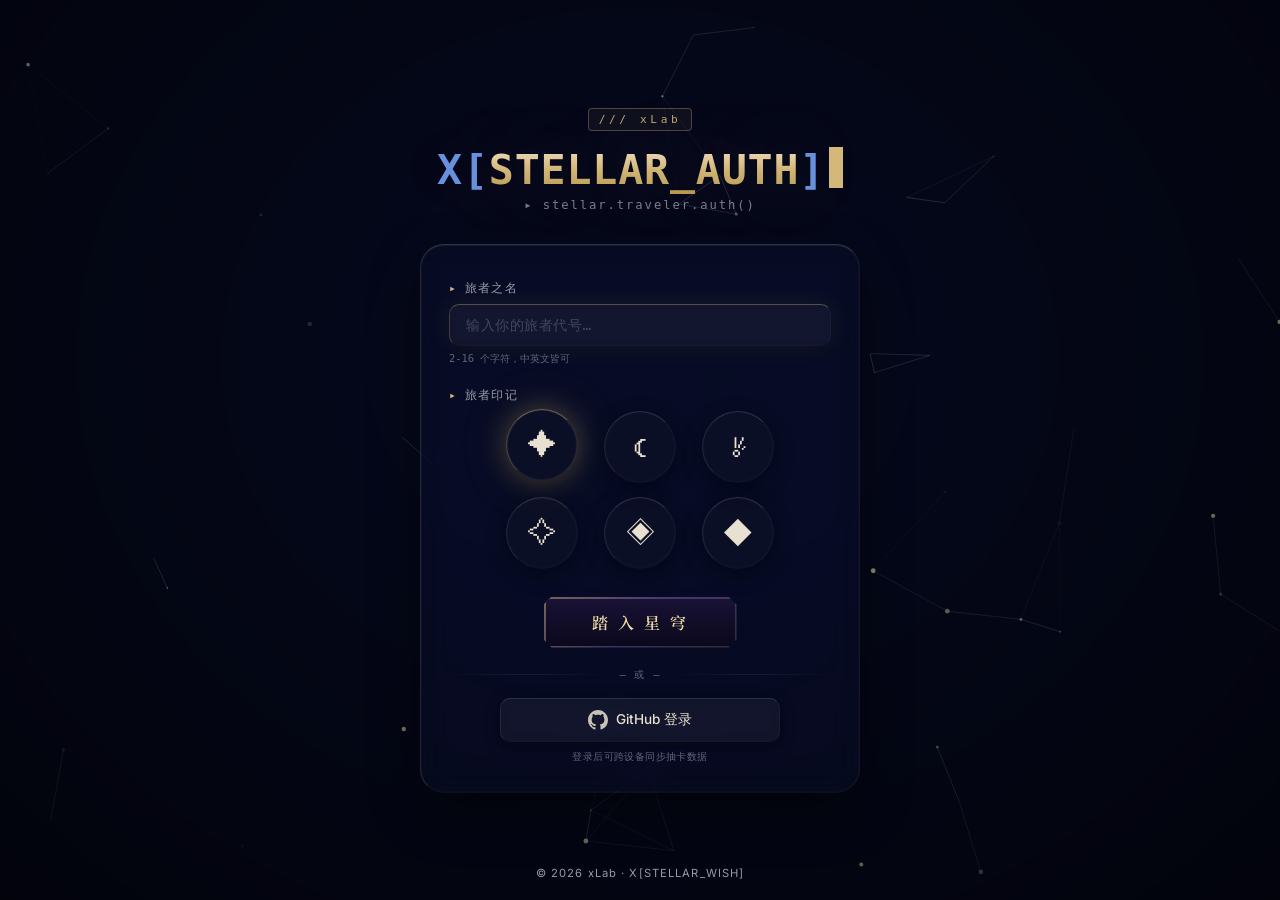
<file: daily.html>
<!DOCTYPE html>
<html lang="zh-CN">
<head>
<meta charset="UTF-8">
<meta name="viewport" content="width=device-width, initial-scale=1.0">
<title>X[DAILY] · xLab</title>
<link rel="preconnect" href="https://fonts.googleapis.com">
<link rel="preconnect" href="https://fonts.gstatic.com" crossorigin>
<link href="https://fonts.googleapis.com/css2?family=Noto+Serif+SC:wght@400;600;700;900&family=Inter:wght@300;400;500;600&display=swap" rel="stylesheet">
<style>
/* ============================================================
   X[DAILY] · VARIABLES
============================================================ */
:root{
  --bg0:#080e20;--gold:#D4B87A;--g2:#E8D5A3;--g3:#F5E6CC;--g4:#B89A50;
  --purple:#B08FFF;--p2:#c8b0ff;
  --text:#E8E0D0;--t2:#9999AA;--t3:#666680;
  --panel:rgba(14,18,32,0.55);--pborder:rgba(212,184,122,0.28);
  --xline:rgba(212,184,122,0.22);--xline2:rgba(255,255,255,0.10);
  --xfont-mono:"JetBrains Mono","SF Mono","Menlo","Cascadia Code",ui-monospace,monospace;
  --xfont-disp:"Cinzel","Noto Serif SC",serif;
}
*,*::before,*::after{margin:0;padding:0;box-sizing:border-box}
html,body{width:100%;height:100%;overflow-x:hidden}
body{
  font-family:var(--xfont-mono);background:#05081a;color:var(--text);
  -webkit-font-smoothing:antialiased;min-height:100vh;
}
canvas#starfield{position:fixed;inset:0;z-index:0;pointer-events:none}

/* ============================================================
   TOP BAR
============================================================ */
.top-bar{
  position:fixed;top:0;left:0;right:0;z-index:20;
  display:flex;align-items:center;justify-content:space-between;gap:14px;
  padding:10px 22px;
  background:rgba(8,12,22,0.42);backdrop-filter:blur(14px) saturate(140%);
  -webkit-backdrop-filter:blur(14px) saturate(140%);
  border-bottom:1px solid var(--xline2);
}
.top-bar .back-arrow{
  font-family:var(--xfont-mono);font-size:.85rem;
  color:var(--gold);text-decoration:none;
  display:flex;align-items:center;gap:6px;
  background:rgba(212,184,122,0.06);border:1px solid var(--xline);
  border-radius:6px;padding:7px 12px;transition:all .25s ease;
}
.top-bar .back-arrow:hover{border-color:var(--gold);background:rgba(212,184,122,0.12)}
.top-bar .brand{
  font-family:var(--xfont-mono);font-size:.7rem;letter-spacing:.32em;
  color:var(--gold);border:1px solid var(--xline);padding:3px 8px;
  border-radius:4px;background:rgba(212,184,122,0.06);
}
.top-bar .banner-name{
  font-family:var(--xfont-mono);font-size:.82rem;letter-spacing:.06em;
  background:linear-gradient(180deg,var(--g3),var(--gold));
  -webkit-background-clip:text;-webkit-text-fill-color:transparent;background-clip:text;
}
.top-bar .banner-name::before{content:'X[ ';color:#7aa9ff;-webkit-text-fill-color:#7aa9ff}
.top-bar .banner-name::after{content:' ]';color:#7aa9ff;-webkit-text-fill-color:#7aa9ff}

/* ============================================================
   BANNER RIBBON
============================================================ */
.banner-ribbon{
  position:fixed;top:51px;left:0;right:0;z-index:19;
  display:flex;align-items:center;justify-content:space-between;gap:14px;
  padding:6px 22px;
  background:linear-gradient(180deg,rgba(14,18,32,0.5),rgba(14,18,32,0.15));
  border-bottom:1px solid var(--xline2);backdrop-filter:blur(10px);
  font-family:var(--xfont-mono);font-size:.7rem;letter-spacing:.12em;color:var(--t2);
}
.banner-ribbon .br-left{display:flex;align-items:center;gap:12px}
.banner-ribbon .br-tag{
  padding:2px 8px;border:1px solid #66D9B1;border-radius:3px;
  color:#66D9B1;font-weight:600;letter-spacing:.18em;background:rgba(102,217,177,0.06);
}
.banner-ribbon .br-name{color:var(--text);letter-spacing:.06em}
.banner-ribbon .br-timer{display:flex;align-items:center;gap:8px}
.banner-ribbon .br-timer-num{color:#66D9B1;font-weight:700;font-variant-numeric:tabular-nums;font-size:.78rem}

/* ============================================================
   MAIN LAYOUT
============================================================ */
.page{
  position:relative;z-index:1;
  padding:104px 28px 40px;
  min-height:100vh;
  display:flex;flex-direction:column;align-items:center;
}

/* Stats panel — top strip */
.stats-strip{
  display:flex;align-items:center;justify-content:center;gap:24px;
  padding:18px 28px;margin-bottom:28px;
  background:var(--panel);backdrop-filter:blur(14px);-webkit-backdrop-filter:blur(14px);
  border:1px solid var(--xline2);border-radius:14px;
  flex-wrap:wrap;
}
.stat-cell{text-align:center;min-width:80px}
.stat-cell .sv{
  font-family:var(--xfont-mono);font-size:1.7rem;font-weight:700;
  background:linear-gradient(180deg,var(--g3),var(--gold));
  -webkit-background-clip:text;-webkit-text-fill-color:transparent;background-clip:text;
  line-height:1.15;
}
.stat-cell .sl{
  font-family:var(--xfont-mono);font-size:.65rem;letter-spacing:.18em;
  color:var(--t2);margin-top:4px;
}
.stats-divider{width:1px;height:40px;background:var(--xline2)}

/* Week total */
.week-total{
  margin-bottom:32px;font-family:var(--xfont-mono);font-size:.75rem;
  letter-spacing:.12em;color:var(--t2);
  text-align:center;
}
.week-total b{color:var(--g3);font-weight:600}

/* ============================================================
   DAY CARDS — horizontal row
============================================================ */
.days-row{
  display:flex;gap:14px;justify-content:center;flex-wrap:wrap;
  margin-bottom:32px;max-width:900px;width:100%;
}
.day-card{
  flex:1;min-width:100px;max-width:120px;
  display:flex;flex-direction:column;align-items:center;gap:10px;
  padding:18px 10px 14px;border-radius:14px;cursor:default;
  background:var(--panel);backdrop-filter:blur(14px);-webkit-backdrop-filter:blur(14px);
  border:1px solid var(--xline2);
  transition:all .35s cubic-bezier(.22,1,.36,1);
  position:relative;overflow:hidden;
}
.day-card .dc-num{
  font-family:var(--xfont-mono);font-size:.75rem;font-weight:700;
  letter-spacing:.12em;
  background:linear-gradient(180deg,var(--g3),var(--gold));
  -webkit-background-clip:text;-webkit-text-fill-color:transparent;background-clip:text;
}
.day-card .dc-dot{
  width:52px;height:52px;border-radius:50%;
  display:flex;align-items:center;justify-content:center;
  font-family:var(--xfont-disp);font-size:1.35rem;font-weight:700;
  color:var(--t3);background:rgba(255,255,255,0.02);
  border:2px solid rgba(255,255,255,0.08);
  transition:all .4s ease;position:relative;
}
.day-card .dc-reward{
  font-family:var(--xfont-mono);font-size:.62rem;letter-spacing:.08em;
  color:var(--t2);text-align:center;line-height:1.4;
  white-space:nowrap;
}
.day-card .dc-label{
  font-family:var(--xfont-mono);font-size:.62rem;letter-spacing:.16em;
  color:var(--t3);
}

/* — checked — */
.day-card.checked .dc-dot{
  background:radial-gradient(circle,rgba(212,184,122,0.2),rgba(18,22,40,0.7));
  border-color:rgba(212,184,122,0.55);color:var(--gold);
  box-shadow:0 0 28px rgba(212,184,122,0.25),0 0 0 1px rgba(212,184,122,0.08) inset;
}
.day-card.checked .dc-dot::after{
  content:'✓';position:absolute;top:-4px;right:-4px;
  width:18px;height:18px;border-radius:50%;
  background:var(--gold);color:#05081a;font-size:.6rem;font-weight:900;
  display:flex;align-items:center;justify-content:center;
  font-family:var(--xfont-mono);
}
.day-card.checked .dc-reward{color:var(--g2)}
.day-card.checked .dc-label{color:var(--g2)}

/* — today — */
.day-card.today{
  border-color:rgba(102,217,177,0.55);
  box-shadow:0 0 32px rgba(102,217,177,0.2),0 4px 18px rgba(0,0,0,0.4);
  transform:translateY(-6px);cursor:pointer;
}
.day-card.today:hover{
  transform:translateY(-10px);
  box-shadow:0 0 48px rgba(102,217,177,0.35),0 8px 28px rgba(0,0,0,0.5);
}
.day-card.today .dc-dot{
  border-color:#66D9B1;color:#66D9B1;
  animation:pulse-today 1.8s ease-in-out infinite;
  box-shadow:0 0 32px rgba(102,217,177,0.45),0 0 0 2px rgba(102,217,177,0.15) inset;
}
@keyframes pulse-today{
  0%,100%{box-shadow:0 0 32px rgba(102,217,177,0.45),0 0 0 2px rgba(102,217,177,0.15) inset}
  50%{box-shadow:0 0 52px rgba(102,217,177,0.7),0 0 0 4px rgba(102,217,177,0.3) inset}
}
.day-card.today .dc-label{color:#66D9B1!important}
.day-card.today .dc-reward{color:#AAFFD8}

/* — bonus badge for day 7 — */
.day-card[data-day="7"] .dc-dot::before{
  content:'BONUS';position:absolute;top:-12px;left:50%;
  transform:translateX(-50%);
  font-family:var(--xfont-mono);font-size:.45rem;letter-spacing:.22em;
  color:#05081a;background:var(--gold);padding:2px 5px;border-radius:3px;
  font-weight:700;
}

/* — already signed today — */
.day-card.today.checked{
  border-color:rgba(212,184,122,0.45);
  box-shadow:0 0 28px rgba(212,184,122,0.2);
  cursor:default;
}
.day-card.today.checked .dc-dot{
  border-color:var(--gold);color:var(--gold);
  animation:none;
  box-shadow:0 0 28px rgba(212,184,122,0.25),0 0 0 1px rgba(212,184,122,0.08) inset;
}

/* — shimmer sweep on today — */
.day-card.today:not(.checked)::before{
  content:'';position:absolute;top:-50%;left:-50%;width:200%;height:200%;
  background:linear-gradient(45deg,transparent 40%,rgba(255,255,255,0.06) 50%,transparent 60%);
  animation:dc-shimmer 2.4s ease-in-out infinite;
}
@keyframes dc-shimmer{0%{transform:translateX(-100%)}100%{transform:translateX(100%)}}

/* ============================================================
   SIGN BUTTON AREA
============================================================ */
.sign-area{display:flex;align-items:center;gap:16px}
.sign-btn{
  padding:15px 60px;border-radius:10px;
  font-family:var(--xfont-mono);font-size:.95rem;font-weight:600;
  letter-spacing:.16em;
  background:linear-gradient(180deg,rgba(102,217,177,0.22),rgba(102,217,177,0.06));
  border:1px solid rgba(102,217,177,0.5);color:#AAFFD8;
  cursor:pointer;transition:all .35s ease;
  backdrop-filter:blur(12px);-webkit-backdrop-filter:blur(12px);
  position:relative;overflow:hidden;
}
.sign-btn::before{content:'▸  ';color:#66D9B1;font-weight:700}
.sign-btn:hover{
  background:linear-gradient(180deg,rgba(102,217,177,0.35),rgba(102,217,177,0.12));
  border-color:#66D9B1;box-shadow:0 0 48px rgba(102,217,177,0.3);
  transform:translateY(-2px);
}
.sign-btn:active{transform:scale(.96)}
.sign-btn.done{
  opacity:.45;cursor:not-allowed;pointer-events:none;
  border-color:var(--xline2);background:rgba(255,255,255,0.03);color:var(--t2);
}
.sign-btn::after{
  content:'';position:absolute;top:-50%;left:-50%;width:200%;height:200%;
  background:linear-gradient(45deg,transparent 40%,rgba(102,217,177,0.08) 50%,transparent 60%);
  animation:dc-shimmer 3s ease-in-out infinite;
}

.missed-hint{
  font-family:var(--xfont-mono);font-size:.7rem;letter-spacing:.08em;
  color:#FF7878;opacity:0;transition:opacity .35s ease;
}
.missed-hint.show{opacity:1}

/* ============================================================
   REWARD TOAST
============================================================ */
.reward-overlay{
  position:fixed;inset:0;z-index:200;pointer-events:none;display:flex;
  align-items:center;justify-content:center;
  background:rgba(0,0,0,0);transition:background .4s ease;
}
.reward-overlay.show{background:rgba(0,0,0,0.45)}
.reward-toast{
  padding:32px 44px;border-radius:18px;
  background:var(--panel);backdrop-filter:blur(24px);-webkit-backdrop-filter:blur(24px);
  border:1px solid var(--xline);box-shadow:0 24px 60px rgba(0,0,0,.6),0 0 80px rgba(212,184,122,.18);
  text-align:center;
  transform:scale(.8);opacity:0;
  transition:transform .5s cubic-bezier(.22,1,.36,1),opacity .4s ease;
}
.reward-overlay.show .reward-toast{transform:scale(1);opacity:1}
.reward-toast .ri{font-size:3rem;margin-bottom:6px}
.reward-toast .rt{
  font-family:var(--xfont-disp);font-size:1.2rem;font-weight:600;
  background:linear-gradient(180deg,var(--g3),var(--gold));
  -webkit-background-clip:text;-webkit-text-fill-color:transparent;background-clip:text;
  margin-bottom:4px;
}
.reward-toast .ra{
  font-family:var(--xfont-mono);font-size:1.8rem;font-weight:700;color:var(--g3);
}
.reward-toast .rh{
  font-size:.72rem;color:var(--t2);margin-top:10px;
  font-family:var(--xfont-mono);
}
.reward-toast .rd{font-size:.7rem;color:#66D9B1;margin-top:4px;font-family:var(--xfont-mono)}

.footer{
  position:fixed;bottom:28px;left:50%;transform:translateX(-50%);
  z-index:1;font-size:.72rem;color:var(--t2);letter-spacing:.1em;
  font-family:var(--xfont-mono);
}

/* ============================================================
   RESPONSIVE
============================================================ */
@media(max-width:760px){
  .days-row{gap:8px}
  .day-card{min-width:70px;max-width:90px;padding:12px 6px 10px;gap:6px}
  .day-card .dc-dot{width:40px;height:40px;font-size:1.05rem}
  .day-card .dc-reward{font-size:.55rem}
  .day-card .dc-label{font-size:.55rem}
  .stats-strip{gap:12px;padding:12px 16px}
  .stat-cell .sv{font-size:1.3rem}
  .sign-btn{padding:13px 34px;font-size:.82rem}
  .top-bar{padding:8px 14px}
  .banner-ribbon{padding:5px 12px;font-size:.62rem}
  .day-card[data-day="7"] .dc-dot::before{font-size:.38rem;top:-10px}
}
@media(max-width:500px){
  .days-row{display:grid;grid-template-columns:repeat(4,1fr)}
  .day-card{min-width:auto;max-width:none}
  .day-card:nth-child(7){grid-column:1/5;max-width:160px;margin:0 auto}
}
</style>
</head>
<body>
<!-- Page transition overlay -->
<div id="pt-overlay" style="position:fixed;inset:0;z-index:9999;pointer-events:none;background:radial-gradient(ellipse at 50% 50%,rgba(5,8,26,0.92),rgba(2,2,12,0.98));opacity:0;transition:opacity 0.35s ease"></div>

<!-- Auth guard: redirect to login if no profile -->
<script>
if(!localStorage.getItem('xlab-profile')&&!sessionStorage.getItem('gh_token')){location.replace('login.html')}
</script>

<canvas id="starfield"></canvas>

<!-- TOP BAR -->
<div class="top-bar">
  <div style="display:flex;align-items:center;gap:14px">
    <a href="index.html" class="back-arrow">← 主页</a>
    <a href="login.html" class="traveler-badge" id="top-traveler" title="旅者档案" style="display:flex;align-items:center;gap:5px;padding:4px 10px;border-radius:14px;background:rgba(255,255,255,0.035);backdrop-filter:blur(5px);-webkit-backdrop-filter:blur(5px);border-top:1px solid rgba(212,184,122,0.12);border-left:1px solid rgba(212,184,122,0.06);border-right:1px solid rgba(212,184,122,0.03);border-bottom:1px solid rgba(212,184,122,0.01);cursor:pointer;font-size:0.68rem;color:var(--t2);text-decoration:none;font-family:var(--xfont-mono);box-shadow:0 2px 8px rgba(0,0,0,0.2);">
      <span id="tb-avatar" style="font-size:0.85rem;">✦</span>
      <span id="tb-name" style="max-width:80px;overflow:hidden;text-overflow:ellipsis;white-space:nowrap;color:var(--g2);">旅者</span>
    </a>
    <span class="brand">/// xLab</span>
  </div>
  <span class="banner-name">每日签到</span>
  <div></div>
</div>

<!-- BANNER RIBBON -->
<div class="banner-ribbon" id="banner-ribbon">
  <div class="br-left">
    <span class="br-tag">DAILY</span>
    <span class="br-name" id="br-name">第 <b>—</b> 周 · 签到系统</span>
  </div>
  <div class="br-timer">
    <span>周重置</span>
    <span class="br-timer-num" id="br-timer-num">--d --h --m</span>
  </div>
</div>

<main class="page">
  <!-- Stats strip -->
  <div class="stats-strip" id="stats-strip">
    <div class="stat-cell">
      <div class="sv" id="sv-streak">🔥 0</div>
      <div class="sl">连续签到</div>
    </div>
    <div class="stats-divider"></div>
    <div class="stat-cell">
      <div class="sv" id="sv-total">0</div>
      <div class="sl">累计签到</div>
    </div>
    <div class="stats-divider"></div>
    <div class="stat-cell">
      <div class="sv" id="sv-week">0/7</div>
      <div class="sl">本周进度</div>
    </div>
    <div class="stats-divider"></div>
    <div class="stat-cell">
      <div class="sv" id="sv-earned">0</div>
      <div class="sl">累计获得 (缘)</div>
    </div>
  </div>

  <!-- Week total -->
  <div class="week-total" id="week-total">
    本周已领取：<b>—</b>
  </div>

  <!-- Day cards -->
  <div class="days-row" id="days-row"></div>

  <!-- Sign + hint -->
  <div class="sign-area">
    <button class="sign-btn" id="sign-btn">签到领取</button>
    <span class="missed-hint" id="missed-hint">⚠ 昨日未签到，连签已重置</span>
  </div>
</main>

<footer class="footer">© 2026 xLab · X[DAILY]</footer>

<!-- Reward toast overlay -->
<div class="reward-overlay" id="reward-overlay" onclick="document.getElementById('reward-overlay').classList.remove('show')">
  <div class="reward-toast" id="reward-toast">
    <div class="ri" id="rt-icon"></div>
    <div class="rt" id="rt-title">签到成功</div>
    <div class="ra" id="rt-amount"></div>
    <div class="rd" id="rt-day"></div>
    <div class="rh" id="rt-hint">已同步至祈愿页面</div>
  </div>
</div>

<script>
(function(){
'use strict';

/* ============================================================
   CONSTANTS
============================================================ */
const REWARDS = [
  { icon:'🌠', name:'纠缠之缘', amount:1, key:'fate' },
  { icon:'✨', name:'相遇之缘', amount:2, key:'fate' },
  { icon:'🌠', name:'纠缠之缘', amount:3, key:'fate' },
  { icon:'✨', name:'相遇之缘', amount:4, key:'fate' },
  { icon:'🌠', name:'纠缠之缘', amount:5, key:'fate' },
  { icon:'✨', name:'相遇之缘', amount:6, key:'fate' },
  { icon:'🌠', name:'纠缠之缘', amount:10, key:'fate' },
];
const DAY_LABELS = ['MON','TUE','WED','THU','FRI','SAT','SUN'];

let state = {
  lastDate: '',
  streak: 0,        // completed days this week (0..7)
  totalSign: 0,
  totalEarned: 0,
  curWeekStart: '', // Monday of current sign-week
};

/* ============================================================
   DATE HELPERS
============================================================ */
function todayStr() {
  const d = new Date();
  return d.getFullYear() + '-' + String(d.getMonth()+1).padStart(2,'0') + '-' + String(d.getDate()).padStart(2,'0');
}
function yesterdayStr(dateStr) {
  const d = dateStr ? new Date(dateStr) : new Date();
  d.setDate(d.getDate() - 1);
  return d.getFullYear() + '-' + String(d.getMonth()+1).padStart(2,'0') + '-' + String(d.getDate()).padStart(2,'0');
}
function getMonday(date) {
  const d = new Date(date);
  const day = d.getDay(); // 0=Sun
  d.setDate(d.getDate() - (day === 0 ? 6 : day - 1));
  return d.getFullYear() + '-' + String(d.getMonth()+1).padStart(2,'0') + '-' + String(d.getDate()).padStart(2,'0');
}
function dayOfWeek(dateStr) {
  const d = new Date(dateStr);
  const dow = d.getDay();
  return dow === 0 ? 6 : dow - 1; // Mon=0
}

/* ============================================================
   PERSISTENCE
============================================================ */
function loadState() {
  try {
    const d = JSON.parse(localStorage.getItem('wish_daily_v2'));
    if (d) {
      state.lastDate     = d.ld || '';
      state.streak       = d.sk || 0;
      state.totalSign    = d.ts || 0;
      state.totalEarned  = d.te || 0;
      state.curWeekStart = d.ws || '';
    }
  } catch(e) {}
}
function saveState() {
  try {
    localStorage.setItem('wish_daily_v2', JSON.stringify({
      ld: state.lastDate,
      sk: state.streak,
      ts: state.totalSign,
      te: state.totalEarned,
      ws: state.curWeekStart,
    }));
    if(window.SyncVault) SyncVault.autoSync();
  } catch(e) {}
}

/* ============================================================
   DELIVER REWARD TO WISH PAGE
============================================================ */
function creditReward(reward) {
  // Update wish_genshin_v5 fate count
  try {
    const raw = localStorage.getItem('wish_genshin_v5');
    if (raw) {
      const d = JSON.parse(raw);
      // Increment fate count — wish.html reads it from #fate-num textContent
      // so we can't directly set it here without the page being loaded.
      // Instead, set a pending reward that wish.html will pick up.
    }
    // Stack pending rewards
    const queue = JSON.parse(localStorage.getItem('wish_daily_queue') || '[]');
    queue.push({ name:reward.name, amount:reward.amount, key:reward.key, date:todayStr() });
    localStorage.setItem('wish_daily_queue', JSON.stringify(queue));
    if(window.SyncVault) SyncVault.autoSync();
  } catch(e) {}
}

/* ============================================================
   RIBBON COUNTDOWN
============================================================ */
function updateRibbon() {
  const num = document.getElementById('br-timer-num');
  const name = document.getElementById('br-name');
  if (!num || !name) return;
  const now = new Date();
  // Next Monday
  const monday = now.getDay() === 1 ? now : (() => {
    const d = new Date(now);
    d.setDate(d.getDate() + (8 - (d.getDay() || 7)));
    d.setHours(0,0,0,0);
    return d;
  })();
  const diff = monday - now;
  if (diff <= 0) { num.textContent = '重置中...'; return; }
  const d = Math.floor(diff / 86400000);
  const h = Math.floor((diff % 86400000) / 3600000);
  const m = Math.floor((diff % 3600000) / 60000);
  num.textContent = d + 'd ' + String(h).padStart(2,'0') + 'h ' + String(m).padStart(2,'0') + 'm';
  // Week number
  const weekNum = Math.ceil((new Date(now.getFullYear(), 0, 1).getTime() - now.getTime()) / (7*86400000) * -1) || 1;
  const dow = dayOfWeek(todayStr());
  name.innerHTML = '第 <b>' + weekNum + '</b> 周 · <b>周' + DAY_LABELS[dow] + '</b>';
  setTimeout(updateRibbon, 30000);
}

/* ============================================================
   RENDER
============================================================ */
function render() {
  const today = todayStr();
  const signed = state.lastDate === today;
  const dow = dayOfWeek(today);

  // Determine week start (Monday)
  const thisMonday = getMonday(today);
  // If curWeekStart doesn't match this Monday, weekly reset
  if (state.curWeekStart !== thisMonday) {
    state.curWeekStart = thisMonday;
    state.streak = 0;
    state.lastDate = ''; // force unsign this week
  }

  // Check continuity
  let missedDay = false;
  if (state.lastDate) {
    const lastDate = new Date(state.lastDate);
    const nowDate = new Date(today);
    const gap = Math.floor((nowDate - lastDate) / 86400000);
    if (gap > 1) {
      // More than 1 day gap => reset streak
      // But only reset if lastDate was this week
      if (state.lastDate >= thisMonday) {
        // partially signed week, then skipped
        state.streak = 0;
        missedDay = true;
      }
    }
  }

  document.getElementById('missed-hint').classList.toggle('show', missedDay);

  // Render day cards
  const row = document.getElementById('days-row');
  row.innerHTML = '';
  for (let i = 0; i < 7; i++) {
    const card = document.createElement('div');
    card.className = 'day-card';
    card.dataset.day = String(i+1);

    // State
    const thisDate = new Date(thisMonday);
    thisDate.setDate(thisDate.getDate() + i);
    const ds = thisDate.getFullYear() + '-' +
      String(thisDate.getMonth()+1).padStart(2,'0') + '-' +
      String(thisDate.getDate()).padStart(2,'0');

    // Checked if signed on or after this date
    const isChecked = state.lastDate !== '' && state.streak > 0 && i < state.streak;
    // Today: is this the current day and not yet signed
    const isToday = ds === today && !signed && ds >= thisMonday;

    if (isChecked) card.classList.add('checked');
    if (isToday) card.classList.add('today');
    if (isToday && signed) { card.classList.add('today','checked'); }

    card.innerHTML =
      '<div class="dc-num">DAY ' + String(i+1).padStart(2,'0') + '</div>' +
      '<div class="dc-dot">' + (i+1) + '</div>' +
      '<div class="dc-reward">' + REWARDS[i].icon + ' ' + REWARDS[i].name + ' ×' + REWARDS[i].amount + '</div>' +
      '<div class="dc-label">' + DAY_LABELS[i] + '</div>';

    if (isToday) {
      card.addEventListener('click', doSign);
    }
    row.appendChild(card);
  }

  // Stats
  document.getElementById('sv-streak').innerHTML = '🔥 ' + state.streak;
  document.getElementById('sv-total').textContent = state.totalSign;
  document.getElementById('sv-week').textContent = state.streak + '/7';
  document.getElementById('sv-earned').textContent = state.totalEarned;

  // Week total
  let weekTotal = 0;
  for (let i = 0; i < state.streak; i++) weekTotal += REWARDS[i].amount;
  document.getElementById('week-total').innerHTML =
    '本周已领取：<b>' + (weekTotal > 0 ? REWARDS[0].name + ' ×' + weekTotal : '—') + '</b>';

  // Button
  const btn = document.getElementById('sign-btn');
  if (signed) {
    btn.className = 'sign-btn done';
    btn.textContent = '今日已签 ✓';
  } else {
    btn.className = 'sign-btn';
    btn.textContent = '▸ 签到领取';
  }

  saveState();
  updateRibbon();
}

/* ============================================================
   SIGN
============================================================ */
function doSign() {
  const today = todayStr();
  const thisMonday = getMonday(today);

  // Weekly reset
  if (state.curWeekStart !== thisMonday) {
    state.curWeekStart = thisMonday;
    state.streak = 0;
  }

  // Check already signed
  if (state.lastDate === today) return;

  // Check yesterday continuity
  const prevDay = state.lastDate;
  if (prevDay) {
    const prev = new Date(prevDay);
    const now = new Date(today);
    const gap = Math.floor((now - prev) / 86400000);
    if (gap === 1) {
      // Continuation: streak++
      state.streak = Math.min(state.streak + 1, 7);
    } else if (gap > 1) {
      // Break: reset
      state.streak = 1;
    }
  } else {
    // First sign this week
    state.streak = 1;
  }

  state.lastDate = today;
  state.totalSign++;

  const reward = REWARDS[Math.min(state.streak - 1, 6)];
  state.totalEarned += reward.amount;
  creditReward(reward);

  // 7-day streak bonus: extra stardust + fates
  if(state.streak === 7){
    try{
      var wd=JSON.parse(localStorage.getItem('wish_genshin_v5')||'{}');
      wd.sd=(wd.sd||0)+50;
      localStorage.setItem('wish_genshin_v5',JSON.stringify(wd));
      creditReward({name:'满签奖励',amount:3,key:'bonus7',icon:'🌟'});
    }catch(e){}
  }

  // Show toast
  const overlay = document.getElementById('reward-overlay');
  document.getElementById('rt-icon').textContent = state.streak === 7 ? '🌟' : reward.icon;
  document.getElementById('rt-title').textContent = state.streak === 7 ? '🎉 满签奖励！' : '签到成功';
  document.getElementById('rt-amount').textContent = reward.icon + ' ' + reward.name + ' ×' + reward.amount;
  document.getElementById('rt-day').textContent = 'DAY ' + state.streak + ' / 7';
  document.getElementById('rt-hint').textContent = state.streak === 7 ? '本周满签！下周重置' : '连续 ' + state.streak + ' 天 · 已同步至祈愿页面';
  overlay.classList.add('show');
  setTimeout(() => overlay.classList.remove('show'), 2800);

  render();
}

document.getElementById('sign-btn').addEventListener('click', doSign);

// Init
loadState();
render();
})();
</script>
<script src="assets/xlab-gl.js"></script>
<script>window.addEventListener('DOMContentLoaded',()=>window.XLabGL && XLabGL.boot({preset:'mint-gold'}));</script>
<script src="assets/sync.js"></script>
<script src="assets/geek.js"></script>
<script>
// Populate traveler badge from xlab-profile or GitHub
(function(){
  var a=document.getElementById('tb-avatar');
  var n=document.getElementById('tb-name');
  if(!a||!n)return;
  var gh=sessionStorage.getItem('gh_user');
  if(gh){try{gh=JSON.parse(gh);}catch(e){gh=null}}
  if(gh){
    var img=document.createElement('img');
    img.src=gh.avatar_url;img.style.width='20px';img.style.height='20px';img.style.borderRadius='50%';img.style.display='block';img.style.flexShrink='0';
    a.textContent='';a.appendChild(img);a.style.display='inline-flex';a.style.alignItems='center';a.style.justifyContent='center';a.style.padding='0';a.style.flexShrink='0';
    n.textContent=gh.login;
    return;
  }
  var p;try{p=JSON.parse(localStorage.getItem('xlab-profile'));}catch(e){}
  if(!p)return;
  var av={stellar:'✦',moon:'☾',comet:'☄',nova:'✧',galaxy:'◈',astronaut:'◆'};
  a.textContent=av[p.avatar]||'✦';n.textContent=p.name;
})();
</script>
<script src="assets/page-transition.js"></script>
</body>
</html>
</file>
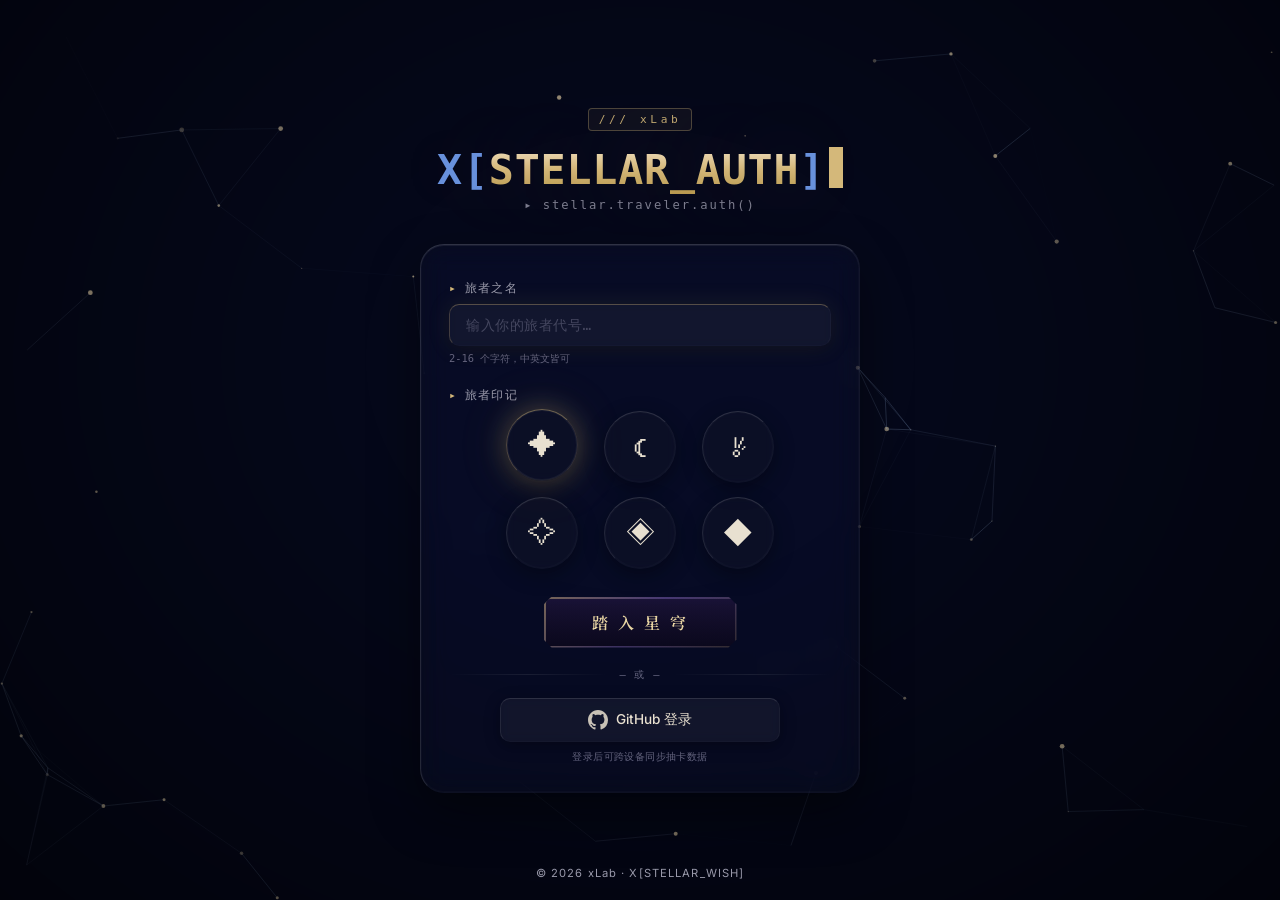
<file: gacha.html>
<!DOCTYPE html>
<html lang="zh-CN">
<head>
<meta charset="UTF-8">
<meta name="viewport" content="width=device-width, initial-scale=1.0">
<title>占卜家</title>
<link rel="preconnect" href="https://fonts.googleapis.com">
<link rel="preconnect" href="https://fonts.gstatic.com" crossorigin>
<link href="https://fonts.googleapis.com/css2?family=Ma+Shan+Zheng&family=Marcellus&display=swap" rel="stylesheet">
<style>
/* ===== Reset & Base ===== */
*,*::before,*::after{margin:0;padding:0;box-sizing:border-box}
body{
  font-family:"Marcellus","Georgia","Times New Roman","Songti SC",serif;
  background:#0a0806;
  overflow-x:hidden;
  color:#d4c5a0;
  min-height:100vh;
}

/* ===== Page Border (Tarot Frame) ===== */
#page-frame{
  position:fixed;
  inset:12px;
  z-index:0;
  pointer-events:none;
  border:2px solid rgba(180,150,100,0.35);
  box-shadow:inset 0 0 80px rgba(180,140,80,0.06);
}
#page-frame::before{
  content:"";
  position:absolute;
  inset:6px;
  border:1px solid rgba(180,150,100,0.18);
}

/* Corner ornaments */
.corner{
  position:fixed;
  z-index:1;
  pointer-events:none;
  width:48px;
  height:48px;
  opacity:0.5;
}
.corner::before,.corner::after{
  content:"";
  position:absolute;
  background:linear-gradient(135deg,rgba(200,160,80,0.6),transparent);
}
.corner-tl{top:18px;left:18px}
.corner-tr{top:18px;right:18px}
.corner-bl{bottom:18px;left:18px}
.corner-br{bottom:18px;right:18px}
.corner-tl::before,.corner-br::before{top:0;left:0;width:100%;height:2px}
.corner-tl::after,.corner-br::after{top:0;left:0;width:2px;height:100%}
.corner-tr::before,.corner-bl::before{top:0;right:0;width:100%;height:2px}
.corner-tr::after,.corner-bl::after{top:0;right:0;width:2px;height:100%}

/* Corner diamonds */
.corner-diamond{
  position:absolute;
  width:8px;height:8px;
  background:rgba(200,160,80,0.7);
  transform:rotate(45deg);
  box-shadow:0 0 8px rgba(200,160,80,0.4);
}
.corner-tl .corner-diamond{top:0;left:0}
.corner-tr .corner-diamond{top:0;right:0}
.corner-bl .corner-diamond{bottom:0;left:0}
.corner-br .corner-diamond{bottom:0;right:0}

/* Side ornaments - filigree dots */
.side-ornament{
  position:fixed;
  z-index:1;
  pointer-events:none;
  display:flex;
  flex-direction:column;
  align-items:center;
  gap:40px;
  opacity:0.25;
}
.side-left{left:10px;top:50%;transform:translateY(-50%)}
.side-right{right:10px;top:50%;transform:translateY(-50%)}
.side-dot{
  width:4px;height:4px;
  border-radius:50%;
  background:#c8a85a;
  box-shadow:0 0 6px rgba(200,160,80,0.5);
}
.side-dot.small{width:2px;height:2px}

/* Border shimmer animation */
@keyframes border-shimmer{
  0%{background-position:0% 0%}
  100%{background-position:200% 0%}
}
@keyframes frame-glow{
  0%,100%{box-shadow:inset 0 0 80px rgba(180,140,80,0.06),0 0 20px rgba(200,160,80,0.05)}
  50%{box-shadow:inset 0 0 80px rgba(180,140,80,0.1),0 0 30px rgba(200,160,80,0.1)}
}
@keyframes diamond-pulse{
  0%,100%{transform:rotate(45deg) scale(1);opacity:0.7}
  50%{transform:rotate(45deg) scale(1.4);opacity:1}
}
@keyframes side-dot-glow{
  0%,100%{opacity:0.2}
  50%{opacity:0.45}
}
#page-frame{
  animation:frame-glow 4s ease-in-out infinite;
}
.corner-diamond{
  animation:diamond-pulse 3s ease-in-out infinite;
}
.corner-tl .corner-diamond{animation-delay:0s}
.corner-tr .corner-diamond{animation-delay:0.75s}
.corner-bl .corner-diamond{animation-delay:1.5s}
.corner-br .corner-diamond{animation-delay:2.25s}
.side-ornament{animation:side-dot-glow 4s ease-in-out infinite}
.side-left{animation-delay:0s}
.side-right{animation-delay:2s}

/* ===== Starfield Canvas ===== */
#starfield{
  position:fixed;
  inset:0;
  z-index:0;
  pointer-events:none;
}

/* ===== Particle Canvas ===== */
#particles{
  position:fixed;
  inset:0;
  z-index:10;
  pointer-events:none;
}

/* ===== Main App ===== */
#app{
  position:relative;
  z-index:2;
  display:flex;
  flex-direction:column;
  align-items:center;
  min-height:100vh;
  padding:20px;
}

/* ===== Header ===== */
header{
  text-align:center;
  padding:30px 0 10px;
  position:relative;
}
/* Decorative line above title */
.header-ornament-top{
  width:200px;
  height:1px;
  margin:0 auto 16px;
  background:linear-gradient(90deg,transparent,rgba(200,160,80,0.5),transparent);
  position:relative;
}
.header-ornament-top::after{
  content:"◆";
  position:absolute;
  top:50%;left:50%;
  transform:translate(-50%,-50%);
  font-size:0.5rem;
  color:rgba(200,160,80,0.6);
  background:#0a0806;
  padding:0 8px;
}
header h1{
  font-family:"Ma Shan Zheng","STKaiti","KaiTi",cursive;
  font-size:3.4rem;
  font-weight:400;
  background:linear-gradient(180deg,#f0d78c 0%,#c8a050 40%,#a07830 70%,#c8a050 100%);
  -webkit-background-clip:text;
  -webkit-text-fill-color:transparent;
  background-clip:text;
  filter:drop-shadow(0 2px 6px rgba(180,140,60,0.4));
  margin-bottom:2px;
  letter-spacing:6px;
}
header .subtitle{
  font-family:"Ma Shan Zheng","STKaiti","KaiTi",cursive;
  font-size:1.1rem;
  color:rgba(200,170,120,0.5);
  letter-spacing:4px;
}
/* Decorative line below subtitle */
.header-ornament-bottom{
  width:120px;
  height:1px;
  margin:12px auto 0;
  background:linear-gradient(90deg,transparent,rgba(200,160,80,0.4),transparent);
}

/* ===== Draw Counter ===== */
#draw-counter{
  position:relative;
  z-index:3;
  display:inline-flex;
  align-items:center;
  gap:8px;
  background:rgba(30,20,10,0.6);
  border:1px solid rgba(180,150,100,0.2);
  border-radius:20px;
  padding:5px 20px;
  font-size:0.85rem;
  color:rgba(200,170,130,0.7);
  margin-bottom:10px;
}
#draw-counter .cnt{
  font-size:1.3rem;
  font-weight:700;
  color:#d4b060;
}

/* ===== Scene Area ===== */
#scene-wrapper{
  position:relative;
  width:520px;
  height:520px;
  margin:0 auto;
  z-index:2;
}
#scene{
  width:100%;
  height:100%;
  perspective:800px;
  perspective-origin:50% 45%;
  display:flex;
  align-items:center;
  justify-content:center;
}

/* Ring container */
#ring{
  position:relative;
  width:440px;
  height:440px;
  transform-style:preserve-3d;
  will-change:transform;
}

/* Individual card slot in the ring */
.card-slot{
  position:absolute;
  top:50%;left:50%;
  width:110px;
  height:154px;
  margin-left:-55px;
  margin-top:-77px;
  transform-style:preserve-3d;
  transition:filter 0.5s,box-shadow 0.5s;
  border-radius:6px;
}
.card-slot.highlight{
  filter:brightness(1.6);
  z-index:5;
}

/* Card Back - Tarot Style */
.card-slot .slot-back{
  position:absolute;
  inset:0;
  border-radius:6px;
  backface-visibility:hidden;
  background:linear-gradient(135deg,#1a1018,#0d0a14);
  border:2px solid rgba(180,150,100,0.35);
  display:flex;
  align-items:center;
  justify-content:center;
  overflow:hidden;
  box-shadow:0 4px 20px rgba(0,0,0,0.5);
}
/* Outer frame on card back */
.card-slot .slot-back::before{
  content:"";
  position:absolute;
  inset:5px;
  border-radius:3px;
  border:1px solid rgba(180,150,100,0.2);
}
/* Inner frame */
.card-slot .slot-back::after{
  content:"";
  position:absolute;
  inset:10px;
  border-radius:2px;
  border:1px solid rgba(180,150,100,0.1);
}
/* Tarot eye/sun symbol */
.slot-symbol{
  position:relative;
  z-index:1;
  width:36px;
  height:36px;
  border-radius:50%;
  border:1.5px solid rgba(200,160,80,0.4);
  display:flex;
  align-items:center;
  justify-content:center;
}
.slot-symbol::before{
  content:"";
  width:12px;height:12px;
  border-radius:50%;
  background:radial-gradient(circle,rgba(220,180,100,0.6),transparent);
}
.slot-symbol::after{
  content:"";
  position:absolute;
  width:28px;height:28px;
  border-radius:50%;
  border:1px solid rgba(200,160,80,0.15);
}
/* Tarot corner marks */
.slot-corners{
  position:absolute;
  inset:0;
  z-index:1;
  pointer-events:none;
}
.slot-corner{
  position:absolute;
  width:12px;height:12px;
  border-color:rgba(200,160,80,0.3);
  border-style:solid;
  border-width:0;
}
.slot-corner.tl{top:8px;left:8px;border-top-width:1px;border-left-width:1px}
.slot-corner.tr{top:8px;right:8px;border-top-width:1px;border-right-width:1px}
.slot-corner.bl{bottom:8px;left:8px;border-bottom-width:1px;border-left-width:1px}
.slot-corner.br{bottom:8px;right:8px;border-bottom-width:1px;border-right-width:1px}

/* Rarity glow on slot */
.card-slot .slot-glow{
  position:absolute;
  inset:-6px;
  border-radius:10px;
  opacity:0;
  transition:opacity 0.5s;
  pointer-events:none;
  z-index:-1;
}
.card-slot.highlight .slot-glow{opacity:1}

/* ===== Center Button Zone ===== */
#btn-zone{
  position:absolute;
  top:50%;left:50%;
  transform:translate(-50%,-50%);
  z-index:20;
  display:flex;
  flex-direction:column;
  align-items:center;
  gap:8px;
}

/* Magic circles */
.magic-ring{
  position:absolute;
  border-radius:50%;
  border:1px solid rgba(200,160,80,0.18);
  top:50%;left:50%;
  transform:translate(-50%,-50%);
  pointer-events:none;
}
.magic-ring.r1{
  width:200px;height:200px;
  animation:spin-ring 15s linear infinite;
  border-color:rgba(200,160,80,0.2);
}
.magic-ring.r2{
  width:224px;height:224px;
  animation:spin-ring 22s linear infinite reverse;
  border-style:dashed;
  border-color:rgba(180,140,80,0.12);
}
.magic-ring.r3{
  width:176px;height:176px;
  animation:spin-ring 10s linear infinite;
  border-color:rgba(220,180,120,0.1);
}
@keyframes spin-ring{to{transform:translate(-50%,-50%) rotate(360deg)}}

/* Runic dots on magic rings */
.magic-ring::before{
  content:"";
  position:absolute;
  width:5px;height:5px;
  border-radius:50%;
  background:#d4b060;
  box-shadow:0 0 8px #d4b060,0 0 16px rgba(200,160,80,0.5);
  top:-2.5px;left:50%;
  margin-left:-2.5px;
}
.magic-ring.r2::before{
  background:#a080c0;
  box-shadow:0 0 8px #a080c0,0 0 16px rgba(160,128,192,0.4);
}

/* Draw buttons */
.btn-draw{
  position:relative;
  z-index:2;
  border-radius:50%;
  border:1.5px solid rgba(200,160,80,0.4);
  cursor:pointer;
  font-weight:700;
  color:#e8d5a0;
  transition:transform 0.15s,box-shadow 0.15s;
  outline:none;
  letter-spacing:2px;
  font-family:"Marcellus","Georgia",serif;
}
.btn-draw:hover:not(:disabled){transform:scale(1.08)}
.btn-draw:active:not(:disabled){transform:scale(0.94)}
.btn-draw:disabled{opacity:0.4;cursor:not-allowed}

#btn-single{
  width:96px;height:96px;
  font-size:1rem;
  background:radial-gradient(circle at 40% 40%,#3a2840,#1a1020 60%,#0d0812);
  box-shadow:0 0 30px rgba(180,140,80,0.3),0 0 60px rgba(160,120,60,0.15),inset 0 1px 3px rgba(255,220,180,0.1);
}
#btn-single:hover:not(:disabled){
  box-shadow:0 0 40px rgba(200,160,80,0.5),0 0 80px rgba(180,140,80,0.25),inset 0 1px 3px rgba(255,220,180,0.15);
}

#btn-ten{
  width:68px;height:68px;
  font-size:0.78rem;
  background:radial-gradient(circle at 40% 40%,#4a2030,#2a1020 60%,#150810);
  border-color:rgba(200,120,140,0.4);
  box-shadow:0 0 20px rgba(200,120,140,0.25),0 0 40px rgba(180,100,120,0.12),inset 0 1px 3px rgba(255,200,200,0.1);
}
#btn-ten:hover:not(:disabled){
  box-shadow:0 0 30px rgba(220,140,160,0.4),0 0 60px rgba(200,120,140,0.2),inset 0 1px 3px rgba(255,200,200,0.15);
}

.btn-label{
  font-size:0.7rem;
  color:rgba(200,170,130,0.4);
  text-align:center;
  position:relative;
  z-index:2;
  font-family:"Marcellus","Georgia",serif;
}

/* ===== Result Overlay ===== */
#result-overlay{
  position:fixed;
  inset:0;
  z-index:50;
  display:flex;
  flex-direction:column;
  align-items:center;
  justify-content:center;
  pointer-events:none;
  opacity:0;
  transition:opacity 0.3s;
  background:rgba(5,3,2,0.75);
  padding:60px 20px;
  overflow-y:auto;
}
#result-overlay.active{
  opacity:1;
  pointer-events:auto;
}

/* Grid container for result cards */
#result-grid{
  display:flex;
  flex-wrap:wrap;
  gap:18px;
  justify-content:center;
  align-items:flex-start;
  max-width:900px;
  width:100%;
}
/* Single card mode: center a large card */
#result-grid.single{justify-content:center}
#result-grid.single .result-card-wrap{width:240px}
#result-grid.multi{justify-content:center}

/* Each card wrapper */
.result-card-wrap{
  width:140px;
  perspective:800px;
  animation:result-card-in 0.5s cubic-bezier(0.34,1.56,0.64,1) both;
}
#result-grid.single .result-card-wrap{animation-delay:0s}
#result-grid.multi .result-card-wrap:nth-child(1){animation-delay:0s}
#result-grid.multi .result-card-wrap:nth-child(2){animation-delay:0.05s}
#result-grid.multi .result-card-wrap:nth-child(3){animation-delay:0.1s}
#result-grid.multi .result-card-wrap:nth-child(4){animation-delay:0.15s}
#result-grid.multi .result-card-wrap:nth-child(5){animation-delay:0.2s}
#result-grid.multi .result-card-wrap:nth-child(6){animation-delay:0.08s}
#result-grid.multi .result-card-wrap:nth-child(7){animation-delay:0.13s}
#result-grid.multi .result-card-wrap:nth-child(8){animation-delay:0.18s}
#result-grid.multi .result-card-wrap:nth-child(9){animation-delay:0.23s}
#result-grid.multi .result-card-wrap:nth-child(10){animation-delay:0.28s}
@keyframes result-card-in{
  from{opacity:0;transform:translateY(40px) scale(0.6)}
  to{opacity:1;transform:translateY(0) scale(1)}
}

/* Inner flip container */
.result-card-inner{
  position:relative;
  width:100%;
  aspect-ratio:3/4;
  transform-style:preserve-3d;
  transition:transform 0.7s cubic-bezier(0.4,0,0.2,1);
}
.result-card-inner.flipped{transform:rotateY(180deg)}

/* Card faces */
.result-face{
  position:absolute;
  inset:0;
  backface-visibility:hidden;
  border-radius:10px;
  overflow:hidden;
  display:flex;
  flex-direction:column;
  align-items:center;
}

/* Back face - tarot design */
.result-face-back{
  background:linear-gradient(135deg,#1a1018,#0d0a14);
  border:2px solid rgba(200,160,80,0.4);
  display:flex;
  align-items:center;
  justify-content:center;
  box-shadow:0 6px 30px rgba(0,0,0,0.5);
}
.result-back-inner{text-align:center}
.result-back-symbol{
  width:40px;height:40px;
  margin:0 auto 10px;
  border-radius:50%;
  border:1.5px solid rgba(200,160,80,0.45);
  display:flex;
  align-items:center;
  justify-content:center;
  position:relative;
}
.result-back-symbol::before{
  content:"";
  width:14px;height:14px;
  border-radius:50%;
  background:radial-gradient(circle,rgba(220,180,100,0.7),transparent);
}
.result-back-symbol::after{
  content:"";
  position:absolute;
  width:32px;height:32px;
  border-radius:50%;
  border:1px solid rgba(200,160,80,0.2);
}
.result-back-text{
  color:rgba(200,160,80,0.5);
  font-size:0.65rem;
  letter-spacing:2px;
}

/* Front face */
.result-face-front{
  transform:rotateY(180deg);
  background:#1a1a2e;
  border:2px solid #555;
  padding:10px;
  text-align:center;
}
.result-img-area{
  flex:1;
  width:100%;
  border-radius:6px;
  display:flex;
  align-items:center;
  justify-content:center;
  margin-bottom:8px;
  min-height:0;
  overflow:hidden;
}
.result-img-area img{
  width:100%;height:100%;object-fit:cover;border-radius:6px;
}
.result-emoji{font-size:3rem}
#result-grid.single .result-emoji{font-size:5rem}

.result-card-name{
  font-weight:700;
  font-size:0.82rem;
  margin-bottom:2px;
  font-family:"Marcellus","Georgia",serif;
  white-space:nowrap;
  overflow:hidden;
  text-overflow:ellipsis;
  max-width:100%;
}
#result-grid.single .result-card-name{font-size:1.15rem}

.result-card-desc{
  font-size:0.65rem;
  color:rgba(200,180,150,0.7);
  line-height:1.3;
  display:-webkit-box;
  -webkit-line-clamp:2;
  -webkit-box-orient:vertical;
  overflow:hidden;
}
#result-grid.single .result-card-desc{font-size:0.8rem;-webkit-line-clamp:3}

.result-rarity-badge{
  position:absolute;
  top:8px;right:8px;
  font-size:0.6rem;
  font-weight:700;
  padding:2px 7px;
  border-radius:8px;
  z-index:2;
  letter-spacing:1px;
  font-family:"Marcellus","Georgia",serif;
}
#result-grid.single .result-rarity-badge{font-size:0.72rem;padding:3px 10px}

/* Rarity styles */
.res-N{border-color:#555;background:linear-gradient(180deg,#222,#1a1a1a)}.res-N .result-img-area{background:linear-gradient(135deg,#333,#444)}.res-N .result-card-name{color:#999}
.res-R{border-color:#3a7bc8;background:linear-gradient(180deg,#0d1a2e,#151520);box-shadow:0 0 16px rgba(58,123,200,0.25)}.res-R .result-img-area{background:linear-gradient(135deg,#0a2a50,#154878)}.res-R .result-card-name{color:#6098d8}
.res-SR{border-color:#8b5cb8;background:linear-gradient(180deg,#1a0e28,#18151e);box-shadow:0 0 20px rgba(139,92,184,0.3)}.res-SR .result-img-area{background:linear-gradient(135deg,#2a1050,#4a2080)}.res-SR .result-card-name{color:#b890d8}
.res-SSR{border-color:#c8a040;background:linear-gradient(180deg,#1f1508,#18100a);box-shadow:0 0 26px rgba(200,160,64,0.4)}.res-SSR .result-img-area{background:linear-gradient(135deg,#3a2810,#5a4020)}.res-SSR .result-card-name{color:#d4b860}
.res-UR{
  border:2px solid transparent;
  background:linear-gradient(180deg,#150828,#0a0510);
  box-shadow:0 0 32px rgba(200,140,220,0.5),0 0 64px rgba(160,100,200,0.25);
}
.res-UR::before{
  content:"";position:absolute;inset:-2px;border-radius:11px;
  background:linear-gradient(135deg,#d090e0,#c8a040,#60c0c0,#a060d0,#d090e0);
  background-size:300% 300%;z-index:-1;
  animation:rainbow-border 2s linear infinite;
}
.res-UR .result-img-area{background:linear-gradient(135deg,#150828,#2a1050)}
.res-UR .result-card-name{
  background:linear-gradient(135deg,#d090d8,#d4b860,#80d0d0);
  -webkit-background-clip:text;-webkit-text-fill-color:transparent;background-clip:text;
}

.badge-N{background:#555;color:#ccc}
.badge-R{background:#1a5088;color:#d0e0f8}
.badge-SR{background:#5a2890;color:#e8d0f8}
.badge-SSR{background:#8a6818;color:#f8e8c0}
.badge-UR{background:linear-gradient(135deg,#c080d0,#c8a040);color:#fff;animation:rainbow-badge 2s linear infinite}

@keyframes rainbow-border{0%{background-position:0% 50%}50%{background-position:100% 50%}100%{background-position:0% 50%}}
@keyframes rainbow-badge{0%{filter:hue-rotate(0deg)}100%{filter:hue-rotate(360deg)}}

.result-close-hint{
  margin-top:28px;
  color:rgba(200,160,120,0.35);
  font-size:0.75rem;
  text-align:center;
}

/* ===== History Section ===== */
#history-section{
  position:relative;
  z-index:2;
  width:100%;
  max-width:700px;
  margin:30px auto 40px;
}
/* Ornamented section title */
.section-title-wrap{
  display:flex;
  align-items:center;
  gap:16px;
  margin-bottom:16px;
}
.section-title-line{
  flex:1;
  height:1px;
  background:linear-gradient(90deg,transparent,rgba(200,160,80,0.25),transparent);
}
.section-title{
  font-family:"Ma Shan Zheng","STKaiti","KaiTi",cursive;
  font-size:1.2rem;
  color:rgba(200,160,100,0.6);
  letter-spacing:3px;
  white-space:nowrap;
}

#history-filters{
  display:flex;
  gap:8px;
  flex-wrap:wrap;
  margin-bottom:16px;
}
.filter-btn{
  padding:5px 14px;
  border:1px solid rgba(200,160,100,0.18);
  border-radius:14px;
  background:transparent;
  color:rgba(200,170,130,0.6);
  cursor:pointer;
  font-size:0.76rem;
  transition:all 0.2s;
  font-family:"Marcellus","Georgia",serif;
}
.filter-btn:hover{border-color:rgba(200,160,100,0.35);color:#d4c090}
.filter-btn.active{background:rgba(180,140,80,0.12);border-color:rgba(200,160,100,0.4);color:#d4c090}
#history-grid{
  display:grid;
  grid-template-columns:repeat(auto-fill,minmax(115px,1fr));
  gap:10px;
}
.history-empty{
  grid-column:1/-1;
  text-align:center;
  color:rgba(200,160,100,0.25);
  padding:30px;
  font-family:"Marcellus","Georgia",serif;
  font-style:italic;
}

.mini-card{
  background:#120e16;
  border-radius:6px;
  padding:6px;
  text-align:center;
  border:1px solid rgba(200,160,100,0.15);
  font-size:0.72rem;
  position:relative;
}
.mini-card .mini-img{
  width:100%;
  aspect-ratio:1;
  border-radius:4px;
  display:flex;
  align-items:center;
  justify-content:center;
  margin-bottom:4px;
}
.mini-card .mini-emoji{font-size:1.6rem}
.mini-card .mini-name{
  font-weight:600;
  margin-bottom:1px;
  white-space:nowrap;
  overflow:hidden;
  text-overflow:ellipsis;
  font-family:"Marcellus","Georgia",serif;
}
.mini-card .mini-rarity{font-size:0.65rem}
.mini-N{border-color:rgba(150,150,150,0.2)}.mini-N .mini-name{color:#999}
.mini-R{border-color:rgba(58,123,200,0.25)}.mini-R .mini-name{color:#6098d8}
.mini-SR{border-color:rgba(139,92,184,0.3)}.mini-SR .mini-name{color:#b890d8}
.mini-SSR{border-color:rgba(200,160,64,0.3)}.mini-SSR .mini-name{color:#d4b860}
.mini-UR{border-color:rgba(200,140,220,0.35);box-shadow:0 0 8px rgba(180,120,200,0.15)}.mini-UR .mini-name{background:linear-gradient(135deg,#d090d8,#d4b860);-webkit-background-clip:text;-webkit-text-fill-color:transparent;background-clip:text}
.mimg-N{background:linear-gradient(135deg,#333,#444)}
.mimg-R{background:linear-gradient(135deg,#0a2a50,#154878)}
.mimg-SR{background:linear-gradient(135deg,#2a1050,#4a2080)}
.mimg-SSR{background:linear-gradient(135deg,#3a2810,#5a4020)}
.mimg-UR{background:linear-gradient(135deg,#150828,#2a1050)}

/* ===== UR Flash ===== */
#ur-flash{
  position:fixed;inset:0;z-index:40;pointer-events:none;opacity:0;
  transition:opacity 0.1s;
  background:radial-gradient(circle,rgba(220,180,200,0.25) 0%,rgba(180,100,160,0.1) 50%,transparent 70%);
}
#ur-flash.active{opacity:1;transition:opacity 0s}

/* ===== Footer ===== */
footer{
  position:relative;z-index:2;
  text-align:center;color:rgba(200,160,100,0.3);font-size:0.75rem;padding:20px 0;
  font-family:"Marcellus","Georgia",serif;
}

/* ===== Responsive ===== */
@media(max-width:600px){
  #scene-wrapper{width:340px;height:340px}
  #ring{width:280px;height:280px}
  .card-slot{width:72px;height:100px;margin-left:-36px;margin-top:-50px}
  .card-slot .slot-symbol{width:24px;height:24px}
  .card-slot .slot-symbol::before{width:8px;height:8px}
  .card-slot .slot-symbol::after{width:20px;height:20px}
  .card-slot .slot-corner{width:8px;height:8px}
  .card-slot .slot-corner.tl{top:4px;left:4px}
  .card-slot .slot-corner.tr{top:4px;right:4px}
  .card-slot .slot-corner.bl{bottom:4px;left:4px}
  .card-slot .slot-corner.br{bottom:4px;right:4px}
  .card-slot .slot-back::before{inset:3px}
  .card-slot .slot-back::after{inset:7px}
  #btn-single{width:74px;height:74px;font-size:0.82rem}
  #btn-ten{width:54px;height:54px;font-size:0.68rem}
  .magic-ring.r1{width:150px;height:150px}
  .magic-ring.r2{width:170px;height:170px}
  .magic-ring.r3{width:130px;height:130px}
  header h1{font-size:2.2rem;letter-spacing:4px}
  .result-card-wrap{width:110px}
  #result-grid.single .result-card-wrap{width:190px}
  #history-grid{grid-template-columns:repeat(auto-fill,minmax(85px,1fr))}
  #page-frame{inset:8px}
  .corner{width:32px;height:32px}
}

@media(max-width:380px){
  #scene-wrapper{width:290px;height:290px}
  #ring{width:240px;height:240px}
  .card-slot{width:56px;height:78px;margin-left:-28px;margin-top:-39px}
  .card-slot .slot-symbol{width:18px;height:18px}
  .card-slot .slot-symbol::before{width:6px;height:6px}
  .card-slot .slot-symbol::after{width:14px;height:14px}
  .card-slot .slot-corner{width:6px;height:6px}
  #btn-single{width:60px;height:60px;font-size:0.7rem}
  #btn-ten{width:44px;height:44px;font-size:0.6rem}
  .magic-ring.r1{width:120px;height:120px}
  .magic-ring.r2{width:136px;height:136px}
  .magic-ring.r3{width:104px;height:104px}
  header h1{font-size:1.7rem}
  .result-card-wrap{width:90px}
  #result-grid.single .result-card-wrap{width:160px}
  #result-grid{gap:10px}
}

@media(prefers-reduced-motion:reduce){
  .magic-ring{animation:none!important}
  .result-card-inner{transition:none!important}
  .result-card-wrap{animation:none!important}
  #page-frame,.corner-diamond,.side-ornament{animation:none!important}
}
</style>
</head>
<body>
<!-- Page transition overlay -->
<div id="pt-overlay" style="position:fixed;inset:0;z-index:9999;pointer-events:none;background:radial-gradient(ellipse at 50% 50%,rgba(5,8,26,0.92),rgba(2,2,12,0.98));opacity:0;transition:opacity 0.35s ease"></div>

<!-- Auth guard: redirect to login if no profile -->
<script>
if(!localStorage.getItem('xlab-profile')&&!sessionStorage.getItem('gh_token')){location.replace('login.html')}
</script>

<canvas id="starfield"></canvas>
<canvas id="particles"></canvas>
<div id="ur-flash"></div>

<!-- Tarot-style page frame -->
<div id="page-frame"></div>
<div class="corner corner-tl"><div class="corner-diamond"></div></div>
<div class="corner corner-tr"><div class="corner-diamond"></div></div>
<div class="corner corner-bl"><div class="corner-diamond"></div></div>
<div class="corner corner-br"><div class="corner-diamond"></div></div>
<div class="side-ornament side-left">
  <div class="side-dot"></div><div class="side-dot small"></div><div class="side-dot"></div><div class="side-dot small"></div><div class="side-dot"></div>
</div>
<div class="side-ornament side-right">
  <div class="side-dot"></div><div class="side-dot small"></div><div class="side-dot"></div><div class="side-dot small"></div><div class="side-dot"></div>
</div>

<div id="app">
  <header>
    <a href="login.html" id="top-traveler" style="position:absolute;top:8px;right:60px;display:flex;align-items:center;gap:5px;padding:3px 10px;border-radius:10px;border:1px solid rgba(200,160,80,0.15);background:rgba(20,15,10,0.4);color:#c9bd9d;text-decoration:none;font-size:0.65rem;font-family:'Marcellus',serif;cursor:pointer;transition:all 0.3s;z-index:5;">
      <span id="tb-avatar" style="font-size:0.8rem;">✦</span>
      <span id="tb-name" style="max-width:70px;overflow:hidden;text-overflow:ellipsis;white-space:nowrap;color:#d4af6e;">旅者</span>
    </a>
    <div class="header-ornament-top"></div>
    <h1>占卜家</h1>
    <p class="subtitle">星辰为引 卡牌为镜 窥见命运的轨迹</p>
    <div class="header-ornament-bottom"></div>
  </header>

  <div id="draw-counter"><span>累计占卜</span><span class="cnt" id="total-count">0</span><span>次</span></div>

  <div id="scene-wrapper">
    <div id="scene">
      <div id="ring"></div>
    </div>
    <div id="btn-zone">
      <div class="magic-ring r1"></div>
      <div class="magic-ring r2"></div>
      <div class="magic-ring r3"></div>
      <button class="btn-draw" id="btn-single">✦<br>单抽</button>
      <span class="btn-label">或</span>
      <button class="btn-draw" id="btn-ten">十连</button>
    </div>
  </div>

  <div id="history-section">
    <div class="section-title-wrap">
      <div class="section-title-line"></div>
      <span class="section-title">占卜记录</span>
      <div class="section-title-line"></div>
    </div>
    <div id="history-filters"></div>
    <div id="history-grid"></div>
  </div>

  <footer>
    <p>◆ 编辑 CARD_POOL 数组来添加卡片 · 图片放入 images/ 文件夹 ◆</p>
  </footer>
</div>

<div id="result-overlay">
  <div id="result-grid"></div>
  <div class="result-close-hint">—— 点击任意处关闭 ——</div>
</div>

<script>
(function(){
/* ========== RARITY CONFIG ========== */
const RARITY={
  UR:{label:"传说",rate:0.01,color:"#d090d8",emoji:"🌈",glow:"rgba(200,140,220,0.7)"},
  SSR:{label:"极稀有",rate:0.02,color:"#d4b860",emoji:"👑",glow:"rgba(200,160,64,0.6)"},
  SR:{label:"超稀有",rate:0.1,color:"#b890d8",emoji:"💎",glow:"rgba(139,92,184,0.5)"},
  R:{label:"稀有",rate:0.37,color:"#6098d8",emoji:"💠",glow:"rgba(58,123,200,0.4)"},
  N:{label:"普通",rate:0.50,color:"#999",emoji:"⬜",glow:"rgba(150,150,150,0.2)"},
};
const DRAW_ORDER=["UR","SSR","SR","R","N"];

/* ========== CARD POOL ========== */
const CARD_POOL=[
  {id:50, name: "柔情猫娘", rarity: "N", image: "image/zzh.jpg", description: "可爱的柔情猫娘，使用起来便捷的杯子" },
  {id:51, name: "阳志是给", rarity: "N", image: "image/lyz.jpg", description: "神秘爆炸头，随机刷新在金工，绿色外星人的使者" },
  {id:52, name: "老巩", rarity: "N", image: "image/gzj.jpg", description: "浙大詹姆斯" },
  {id:53, name: "西装老巩", rarity: "SR", image: "image/gzj2.jpg", description: "西装老巩，豪到你了吗" },
  {id:54, name: "空翻也", rarity: "R", image: "image/kfy.jpg", description: "蔡徐坤拥护者，普京同位体" },
  {id:55, name: "带毛魔丸", rarity: "R", image: "image/lyz2.jpg", description: "带毛魔丸，拥有强大的力量" },
  {id:56, name: "奶察", rarity: "N", image: "image/nc.jpg", description: "可爱的奶察，带来温暖和关怀" },
  {id:57, name: "二奶", rarity: "N", image: "image/nz.jpg", description: "真男人不露二奶" },
  {id:58, name: "小苗o", rarity: "SSR", image: "image/xiaomiao.jpg", description: "小苗想去哪就去哪" },
  {id:59, name: "阴成冰", rarity: "SR", image: "image/ycb.jpg", description: "阴成冰，拥有强大的力量" },
  {id:60, name: "郑灵杰", rarity: "SSR", image: "image/zlj.jpg", description: "郑灵杰，伟大的同义词" },
  {id:61, name: "窄型魔丸", rarity: "N", image: "image/zzh2.jpg", description: "窄型魔丸，使人绷不住" },
  {id:62, name: "食精玫瑰", rarity: "SSR", image: "image/zzh3.jpg", description: "食精玫瑰，我要出嫁了" },
  {id:63, name: "SHIT", rarity: "N", image: "image/SHIT.jpg", description: "没什么意义，降低你的抽卡概率" },
];

/* ========== STATE ========== */
const RING_COUNT=10;
let ringCards=[];
let ringAngle=0;
let ringSpeed=0.12;
let targetRingSpeed=0.12;
let isDrawing=false;
let state={totalDraws:0,counts:{N:0,R:0,SR:0,SSR:0,UR:0},history:[],filter:"全部"};

/* ========== DOM REFS ========== */
const ringEl=document.getElementById("ring");
const resultOverlay=document.getElementById("result-overlay");
const resultGrid=document.getElementById("result-grid");
const btnSingle=document.getElementById("btn-single");
const btnTen=document.getElementById("btn-ten");
const totalCountEl=document.getElementById("total-count");
const particleCanvas=document.getElementById("particles");
const particleCtx=particleCanvas.getContext("2d");
const starCanvas=document.getElementById("starfield");
const starCtx=starCanvas.getContext("2d");
const urFlash=document.getElementById("ur-flash");

/* ========== STARFIELD ========== */
let stars=[];
function initStars(){
  starCanvas.width=window.innerWidth;
  starCanvas.height=window.innerHeight;
  stars=[];
  for(let i=0;i<120;i++){
    stars.push({
      x:Math.random()*starCanvas.width,
      y:Math.random()*starCanvas.height,
      r:Math.random()*1.5+0.4,
      twinkleSpeed:Math.random()*0.015+0.004,
      twinkleOffset:Math.random()*Math.PI*2,
      hue:30+Math.random()*30
    });
  }
}
function drawStars(time){
  starCtx.clearRect(0,0,starCanvas.width,starCanvas.height);
  for(const s of stars){
    const alpha=0.2+0.35*(Math.sin(time*s.twinkleSpeed+s.twinkleOffset)*0.5+0.5);
    starCtx.beginPath();
    starCtx.arc(s.x,s.y,s.r,0,Math.PI*2);
    starCtx.fillStyle=`hsla(${s.hue},40%,75%,${alpha})`;
    starCtx.fill();
  }
}
window.addEventListener("resize",initStars);

/* ========== PARTICLE SYSTEM ========== */
let particles=[];
function resizePCanvas(){
  particleCanvas.width=window.innerWidth;
  particleCanvas.height=window.innerHeight;
}
resizePCanvas();
window.addEventListener("resize",resizePCanvas);

function spawnParticles(x,y,count,color,spread,life){
  for(let i=0;i<count;i++){
    const angle=Math.random()*Math.PI*2;
    const speed=Math.random()*spread;
    particles.push({
      x,y,vx:Math.cos(angle)*speed,vy:Math.sin(angle)*speed,
      life:life+Math.random()*life*0.5,maxLife:life*1.5,color,size:Math.random()*2.5+1
    });
  }
}
function spawnRingBurst(color,count){
  const cx=window.innerWidth/2,cy=window.innerHeight/2;
  for(let i=0;i<count;i++){
    const angle=Math.random()*Math.PI*2;
    const dist=80+Math.random()*180;
    particles.push({
      x:cx+Math.cos(angle)*dist,y:cy+Math.sin(angle)*dist,
      vx:Math.cos(angle+Math.PI/2)*3,vy:Math.sin(angle+Math.PI/2)*3,
      life:1+Math.random(),maxLife:1.5,color,size:Math.random()*2+1
    });
  }
}
function updateParticles(dt){
  for(let i=particles.length-1;i>=0;i--){
    const p=particles[i];
    p.life-=dt;
    if(p.life<=0){particles.splice(i,1);continue}
    p.x+=p.vx*dt*60;p.y+=p.vy*dt*60;
    p.vx*=0.97;p.vy*=0.97;
  }
}
function drawParticles(){
  particleCtx.clearRect(0,0,particleCanvas.width,particleCanvas.height);
  for(const p of particles){
    const alpha=p.life/p.maxLife;
    particleCtx.beginPath();
    particleCtx.arc(p.x,p.y,p.size,0,Math.PI*2);
    particleCtx.fillStyle=p.color.replace("1)",`${alpha})`).replace("rgb","rgba");
    particleCtx.fill();
    particleCtx.beginPath();
    particleCtx.arc(p.x,p.y,p.size*2.5,0,Math.PI*2);
    particleCtx.fillStyle=p.color.replace("1)",`${alpha*0.18})`).replace("rgb","rgba");
    particleCtx.fill();
  }
}

/* ========== RING (Z-axis rotation) ========== */
function pickRingCards(){
  const shuffled=[...CARD_POOL].sort(()=>Math.random()-0.5);
  return shuffled.slice(0,RING_COUNT);
}

function getRingRadius(){
  const w=window.innerWidth;
  if(w<=380)return 90;
  if(w<=600)return 105;
  return 165;
}

function buildRing(){
  ringCards=pickRingCards();
  ringEl.innerHTML="";
  const radius=getRingRadius();
  for(let i=0;i<RING_COUNT;i++){
    const card=ringCards[i];
    const cfg=RARITY[card.rarity];
    const angle=(i/RING_COUNT)*360;

    const slot=document.createElement("div");
    slot.className="card-slot";
    slot.dataset.index=i;
    // Position on circle, face outward (tangent), with subtle 3D tilt
    slot.style.transform=`
      rotate(${angle}deg)
      translateY(${-radius}px)
      rotate(90deg)
      perspective(600px)
      rotateY(12deg)
    `;

    slot.innerHTML=`
      <div class="slot-back">
        <div class="slot-symbol"></div>
        <div class="slot-corners">
          <div class="slot-corner tl"></div>
          <div class="slot-corner tr"></div>
          <div class="slot-corner bl"></div>
          <div class="slot-corner br"></div>
        </div>
      </div>
      <div class="slot-glow" style="box-shadow:0 0 24px ${cfg.glow},0 0 48px ${cfg.glow}"></div>
    `;
    ringEl.appendChild(slot);
  }
}

function updateRingPositions(){
  const radius=getRingRadius();
  const slots=ringEl.querySelectorAll(".card-slot");
  slots.forEach(s=>{
    const i=parseInt(s.dataset.index);
    const angle=(i/RING_COUNT)*360;
    s.style.transform=`
      rotate(${angle}deg)
      translateY(${-radius}px)
      rotate(90deg)
      perspective(600px)
      rotateY(12deg)
    `;
  });
}

/* ========== DRAW LOGIC ========== */
function drawCard(){
  const roll=Math.random();
  let cum=0;
  for(const r of DRAW_ORDER){
    cum+=RARITY[r].rate;
    if(roll<cum){
      const pool=CARD_POOL.filter(c=>c.rarity===r);
      if(pool.length>0)return pool[Math.floor(Math.random()*pool.length)];
    }
  }
  const nPool=CARD_POOL.filter(c=>c.rarity==="N");
  return nPool.length>0?nPool[Math.floor(Math.random()*nPool.length)]:CARD_POOL[0];
}
function recordDraw(card){
  state.totalDraws++;
  state.counts[card.rarity]++;
  state.history.unshift({card,time:Date.now()});
  if(state.history.length>500)state.history.length=500;
}

/* ========== RESULT DISPLAY ========== */
function buildResultCardHTML(card){
  const cfg=RARITY[card.rarity];
  const imgHTML=card.image
    ?`<img src="${card.image}" alt="${card.name}" onerror="this.style.display='none';this.nextElementSibling.style.display='block'"><span class="result-emoji" style="display:none">${cfg.emoji}</span>`
    :`<span class="result-emoji">${cfg.emoji}</span>`;
  return`
    <div class="result-card-wrap">
      <div class="result-card-inner">
        <div class="result-face result-face-back">
          <div class="result-back-inner">
            <div class="result-back-symbol"></div>
            <div class="result-back-text">F A T E</div>
          </div>
        </div>
        <div class="result-face result-face-front res-${card.rarity}">
          <span class="result-rarity-badge badge-${card.rarity}">${card.rarity} ${cfg.label}</span>
          <div class="result-img-area">${imgHTML}</div>
          <div class="result-card-name">${card.name}</div>
          <div class="result-card-desc">${card.description}</div>
        </div>
      </div>
    </div>`;
}

function showResults(cards){
  const isSingle=cards.length===1;
  resultGrid.className=isSingle?"single":"multi";
  resultGrid.innerHTML=cards.map(c=>buildResultCardHTML(c)).join("");
  resultOverlay.classList.add("active");

  // Flip cards after a short delay
  const innerCards=resultGrid.querySelectorAll(".result-card-inner");
  innerCards.forEach((inner,i)=>{
    setTimeout(()=>{
      inner.classList.add("flipped");
    },350+i*60);
  });

  // Particle effects
  const cx=window.innerWidth/2,cy=window.innerHeight/2;
  setTimeout(()=>{
    for(const card of cards){
      const cfg=RARITY[card.rarity];
      spawnParticles(cx+Math.random()*200-100,cy+Math.random()*200-100,20,cfg.color.replace(")","").replace("rgba(","rgb")+")",6,1.2);
    }
  },400);

  // UR check
  const hasUR=cards.some(c=>c.rarity==="UR");
  if(hasUR){
    setTimeout(()=>{
      urFlash.classList.add("active");
      spawnParticles(cx,cy,100,"rgb(220,180,200)",14,2);
      spawnParticles(cx,cy,80,"rgb(200,160,64)",12,2);
      setTimeout(()=>urFlash.classList.remove("active"),500);
    },400);
  }
}

function hideResult(){
  resultOverlay.classList.remove("active");
  resultGrid.innerHTML="";
}

/* ========== ANIMATION LOOP ========== */
let lastTime=0;

function animate(time){
  const dt=Math.min((time-lastTime)/1000,0.1);
  lastTime=time;

  // Smooth ring speed transition
  ringSpeed+=(targetRingSpeed-ringSpeed)*Math.min(dt*3,1);
  ringAngle+=ringSpeed*dt*60;
  ringEl.style.transform=`rotate(${ringAngle}deg)`;

  updateParticles(dt);
  drawParticles();
  drawStars(time);
  requestAnimationFrame(animate);
}

/* ========== DRAW ACTIONS ========== */
function performDraw(count){
  if(isDrawing||CARD_POOL.length===0)return;
  isDrawing=true;
  updateButtons(true);

  const results=[];
  for(let i=0;i<count;i++)results.push(drawCard());

  // Record all draws
  for(const card of results)recordDraw(card);

  // Speed up ring
  targetRingSpeed=10;
  spawnRingBurst("rgb(200,160,80)",40);

  // After spinning, reveal all cards at once
  const spinDuration=count===1?1800:2800;
  setTimeout(()=>{
    targetRingSpeed=0.12;
    showResults(results);
    updateUI();
    spawnRingBurst("rgb(200,160,80)",60);
    // Extra burst for rare cards
    for(const card of results){
      if(card.rarity==="SSR"||card.rarity==="UR"){
        spawnRingBurst(RARITY[card.rarity].glow.replace(")","").replace("rgba(","rgb")+")",30);
      }
    }
    setTimeout(()=>{
      isDrawing=false;
      updateButtons(false);
      buildRing();
    },800);
  },spinDuration);
}

function updateButtons(disabled){
  btnSingle.disabled=disabled;
  btnTen.disabled=disabled;
}

function updateUI(){
  totalCountEl.textContent=state.totalDraws;
  renderHistory();
  saveState();
}

/* ========== HISTORY ========== */
function renderFilters(){
  const container=document.getElementById("history-filters");
  container.innerHTML=["全部","UR","SSR","SR","R","N"].map(f=>{
    const active=state.filter===f?" active":"";
    const label=f==="全部"?"全部":`${f} ${RARITY[f].label}`;
    const cnt=f==="全部"?state.history.length:state.counts[f];
    return`<button class="filter-btn${active}" data-filter="${f}">${label} (${cnt})</button>`;
  }).join("");
}

function buildMiniCard(card){
  const cfg=RARITY[card.rarity];
  const imgHTML=card.image
    ?`<img src="${card.image}" alt="${card.name}" style="width:100%;height:100%;object-fit:cover;border-radius:4px" onerror="this.style.display='none';this.nextElementSibling.style.display='block'"><span class="mini-emoji" style="display:none">${cfg.emoji}</span>`
    :`<span class="mini-emoji">${cfg.emoji}</span>`;
  return`<div class="mini-card mini-${card.rarity}"><div class="mini-img mimg-${card.rarity}">${imgHTML}</div><div class="mini-name">${card.name}</div><div class="mini-rarity" style="color:${cfg.color}">${card.rarity} ${cfg.label}</div></div>`;
}

function renderHistory(){
  const grid=document.getElementById("history-grid");
  let entries=state.history;
  if(state.filter!=="全部")entries=entries.filter(e=>e.card.rarity===state.filter);
  const display=entries.slice(0,100);
  grid.innerHTML=display.length===0
    ?'<div class="history-empty">—— 命运之轮尚未转动，静待有缘人 ——</div>'
    :display.map(e=>buildMiniCard(e.card)).join("");
  renderFilters();
}

/* ========== PERSISTENCE ========== */
function loadState(){
  try{
    const s=localStorage.getItem("gacha_tarot_v3");
    if(s){const p=JSON.parse(s);state.totalDraws=p.totalDraws||0;state.counts=p.counts||{N:0,R:0,SR:0,SSR:0,UR:0};state.history=p.history||[]}
  }catch(e){}
}
function saveState(){
  try{
    localStorage.setItem("gacha_tarot_v3",JSON.stringify({totalDraws:state.totalDraws,counts:state.counts,history:state.history.slice(-500)}));
  }catch(e){}
}

/* ========== EVENTS ========== */
btnSingle.addEventListener("click",()=>performDraw(1));
btnTen.addEventListener("click",()=>performDraw(10));

document.getElementById("history-filters").addEventListener("click",e=>{
  if(e.target.classList.contains("filter-btn")){
    state.filter=e.target.dataset.filter;
    renderHistory();
  }
});

resultOverlay.addEventListener("click",e=>{
  if(e.target===resultOverlay||e.target.closest(".result-card-wrap"))hideResult();
});
document.addEventListener("keydown",e=>{if(e.key==="Escape")hideResult()});
window.addEventListener("resize",updateRingPositions);

/* ========== INIT ========== */
function init(){
  initStars();
  loadState();
  buildRing();
  totalCountEl.textContent=state.totalDraws;
  renderHistory();
  requestAnimationFrame(animate);
}
init();
})();
</script>
<script src="assets/sync.js"></script>
<script>
// Populate traveler badge from xlab-profile or GitHub
(function(){
  var a=document.getElementById('tb-avatar');
  var n=document.getElementById('tb-name');
  if(!a||!n)return;
  var gh=sessionStorage.getItem('gh_user');
  if(gh){try{gh=JSON.parse(gh);}catch(e){gh=null}}
  if(gh){
    var img=document.createElement('img');
    img.src=gh.avatar_url;img.style.width='20px';img.style.height='20px';img.style.borderRadius='50%';img.style.display='block';img.style.flexShrink='0';
    a.textContent='';a.appendChild(img);a.style.display='inline-flex';a.style.alignItems='center';a.style.justifyContent='center';a.style.padding='0';a.style.flexShrink='0';
    n.textContent=gh.login;
    return;
  }
  var p;try{p=JSON.parse(localStorage.getItem('xlab-profile'));}catch(e){}
  if(!p)return;
  var av={stellar:'✦',moon:'☾',comet:'☄',nova:'✧',galaxy:'◈',astronaut:'◆'};
  a.textContent=av[p.avatar]||'✦';n.textContent=p.name;
})();
</script>
<script src="assets/page-transition.js"></script>
</body>
</html>
</file>
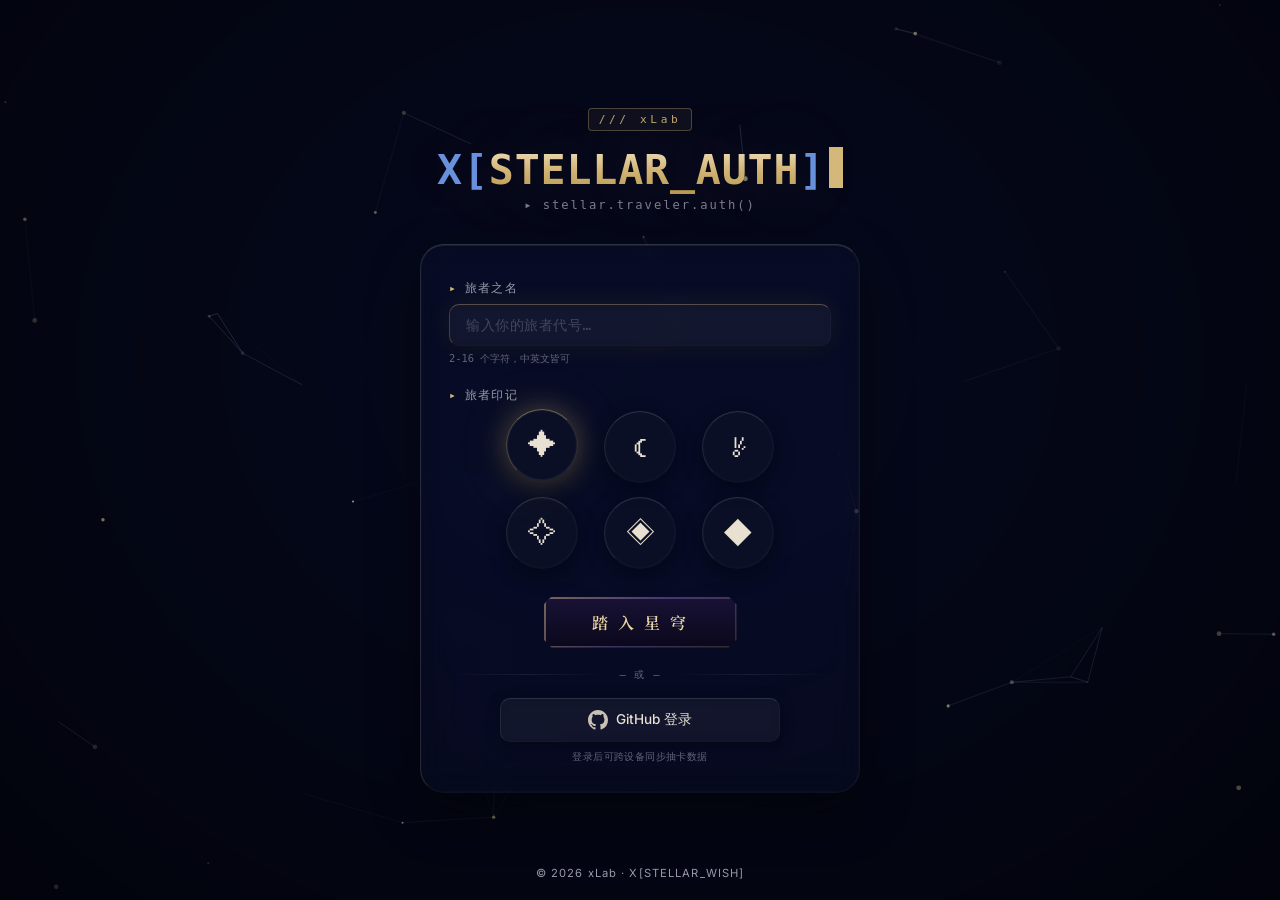
<file: leaderboard.html>
<!DOCTYPE html>
<html lang="zh-CN">
<head>
<meta charset="UTF-8">
<meta name="viewport" content="width=device-width, initial-scale=1.0">
<title>X[LEADERBOARD] · xLab</title>
<link rel="preconnect" href="https://fonts.googleapis.com">
<link rel="preconnect" href="https://fonts.gstatic.com" crossorigin>
<link href="https://fonts.googleapis.com/css2?family=Noto+Serif+SC:wght@400;600;700;900&family=Inter:wght@300;400;500;600&display=swap" rel="stylesheet">
<style>
:root{
  --gold:#D4B87A;--g2:#E8D5A3;--g3:#F5E6CC;--g4:#B89A50;
  --purple:#B08FFF;--text:#E8E0D0;--t2:#9999AA;--t3:#666680;
  --ft:"Noto Serif SC","STSong","SimSun",serif;
  --fu:"Inter","PingFang SC","Microsoft YaHei",sans-serif;
}
*,*::before,*::after{margin:0;padding:0;box-sizing:border-box}
html,body{width:100%;height:100%;overflow-x:hidden}
body{
  font-family:var(--fu);background:#05081a;color:var(--text);
  -webkit-font-smoothing:antialiased;min-height:100vh;
}
canvas#starfield{position:fixed;inset:0;z-index:0;pointer-events:none}

.top-bar{
  position:fixed;top:0;left:0;right:0;z-index:20;
  display:flex;align-items:center;justify-content:space-between;gap:14px;
  padding:10px 22px;
  background:rgba(8,12,22,0.42);backdrop-filter:blur(14px) saturate(140%);
  -webkit-backdrop-filter:blur(14px) saturate(140%);
  border-bottom:1px solid rgba(255,255,255,0.08);
}
.back-arrow{
  font-family:"JetBrains Mono",monospace;font-size:.82rem;
  color:var(--gold);text-decoration:none;
  display:flex;align-items:center;gap:6px;
  background:rgba(212,184,122,0.06);border:1px solid rgba(212,184,122,0.22);
  border-radius:6px;padding:7px 12px;transition:all .25s;
}
.back-arrow:hover{border-color:var(--gold);background:rgba(212,184,122,0.12)}
.banner-title{
  font-family:"JetBrains Mono",monospace;font-size:.82rem;letter-spacing:.06em;
  background:linear-gradient(180deg,var(--g3),var(--gold));
  -webkit-background-clip:text;-webkit-text-fill-color:transparent;background-clip:text;
}
.banner-title::before{content:'X[ ';color:#7aa9ff;-webkit-text-fill-color:#7aa9ff}
.banner-title::after{content:' ]';color:#7aa9ff;-webkit-text-fill-color:#7aa9ff}

.page{
  position:relative;z-index:1;
  padding:80px 20px 40px;
  max-width:700px;margin:0 auto;
}
.page-title{
  font-family:var(--ft);font-size:2rem;font-weight:900;text-align:center;
  background:linear-gradient(180deg,var(--g3),var(--gold),var(--g4));
  -webkit-background-clip:text;-webkit-text-fill-color:transparent;background-clip:text;
  margin-bottom:8px;letter-spacing:0.1em;
}
.page-subtitle{text-align:center;font-size:0.82rem;color:var(--t2);margin-bottom:24px}

/* Tab switcher */
.lb-tabs{
  display:flex;justify-content:center;gap:8px;margin-bottom:20px;
}
.lb-tab{
  padding:8px 24px;border-radius:10px;font-size:0.8rem;cursor:pointer;
  font-family:var(--fu);letter-spacing:0.06em;transition:all 0.3s;
  background:rgba(255,255,255,0.03);
  border:1px solid rgba(255,255,255,0.08);color:var(--t2);
}
.lb-tab:hover{border-color:rgba(255,255,255,0.16);color:var(--text)}
.lb-tab.active{
  background:rgba(212,184,122,0.1);border-color:rgba(212,184,122,0.35);
  color:var(--g3);
}

.glass-card{
  border-radius:20px;padding:24px;
  background:rgba(18,22,40,0.40);backdrop-filter:blur(14px);
  -webkit-backdrop-filter:blur(14px);
  border-top:1px solid rgba(255,255,255,0.10);
  border-left:1px solid rgba(255,255,255,0.06);
  border-right:1px solid rgba(255,255,255,0.03);
  border-bottom:1px solid rgba(255,255,255,0.01);
  box-shadow:0 12px 40px rgba(0,0,0,0.4);
}

.lb-table{width:100%;border-collapse:collapse}
.lb-table th{
  text-align:left;padding:10px 8px;font-size:0.68rem;color:var(--t2);
  letter-spacing:0.1em;font-family:"JetBrains Mono",monospace;
  border-bottom:1px solid rgba(255,255,255,0.08);
}
.lb-table td{padding:10px 8px;font-size:0.8rem;border-bottom:1px solid rgba(255,255,255,0.04)}
.lb-table tr:hover td{background:rgba(255,255,255,0.02)}
.lb-rank{font-family:"JetBrains Mono",monospace;font-weight:700;font-size:0.9rem;width:40px}
.lb-rank.gold{color:var(--gold)}.lb-rank.silver{color:#c0c0c0}.lb-rank.bronze{color:#cd7f32}
.lb-avatar{width:28px;height:28px;border-radius:50%}
.lb-name{font-weight:600}
.lb-stat{text-align:center;font-family:"JetBrains Mono",monospace;font-size:0.72rem;color:var(--t2)}
.lb-stat.big{font-size:0.85rem;color:var(--g2)}
.loading{text-align:center;padding:40px;color:var(--t2)}
.error{text-align:center;padding:40px;color:#ff9098}

@media(max-width:480px){
  .page-title{font-size:1.5rem}
  .glass-card{padding:16px 10px}
  .lb-table th,.lb-table td{padding:8px 4px;font-size:0.7rem}
  .lb-stat{font-size:0.65rem}.lb-stat.big{font-size:0.75rem}
  .lb-tab{padding:6px 16px;font-size:0.72rem}
}
</style>
</head>
<body>
<!-- Page transition overlay -->
<div id="pt-overlay" style="position:fixed;inset:0;z-index:9999;pointer-events:none;background:radial-gradient(ellipse at 50% 50%,rgba(5,8,26,0.92),rgba(2,2,12,0.98));opacity:0;transition:opacity 0.35s ease"></div>

<canvas id="starfield"></canvas>

<!-- Auth guard -->
<script>
if(!localStorage.getItem('xlab-profile')&&!sessionStorage.getItem('gh_token')){location.replace('login.html')}
</script>

<div class="top-bar">
  <a href="index.html" class="back-arrow">← 主页</a>
  <span class="banner-title">LEADERBOARD</span>
  <div></div>
</div>

<main class="page">
  <h1 class="page-title">答题排行榜</h1>
  <p class="page-subtitle">— TOP 20 · 云端同步 —</p>

  <div class="lb-tabs">
    <button class="lb-tab active" data-tab="count" onclick="switchTab('count')">📚 答题数量</button>
    <button class="lb-tab" data-tab="accuracy" onclick="switchTab('accuracy')">🎯 正确率</button>
  </div>

  <div class="glass-card">
    <div class="loading" id="lb-loading">正在加载排行榜...</div>
    <div class="error" id="lb-error" style="display:none">加载失败，请稍后重试</div>
    <table class="lb-table" id="lb-table" style="display:none">
      <thead><tr id="lb-header"></tr></thead>
      <tbody id="lb-tbody"></tbody>
    </table>
  </div>
</main>

<script>
(function(){
var c=document.getElementById('starfield');
var ctx=c.getContext('2d');
var w,h,stars=[];
function resize(){w=c.width=innerWidth;h=c.height=innerHeight}
resize();addEventListener('resize',resize);
for(var i=0;i<80;i++)stars.push({x:Math.random()*w,y:Math.random()*h,r:Math.random()*1.5+.3,s:Math.random()*.3+.3});
function draw(t){ctx.clearRect(0,0,w,h);var tw=.6+.4*Math.sin(t*.001);stars.forEach(function(s){ctx.beginPath();ctx.arc(s.x,s.y,s.r,0,Math.PI*2);ctx.fillStyle='rgba(255,225,160,'+(s.s*tw)+')';ctx.fill()});requestAnimationFrame(draw)}
requestAnimationFrame(draw);
})();
</script>

<script>
var WORKER_URL='https://xlab-auth.xlab-stellarvault.workers.dev';
var allEntries=[];
var currentTab='count';

function switchTab(tab){
  currentTab=tab;
  document.querySelectorAll('.lb-tab').forEach(function(t){t.classList.toggle('active',t.dataset.tab===tab)});
  renderTable();
}

function renderTable(){
  var entries=allEntries.slice();
  var header,rankLabel;

  if(currentTab==='count'){
    // Sort by total questions
    entries.sort(function(a,b){return(b.totalQ||0)-(a.totalQ||0)});
    header='<th>#</th><th></th><th>用户</th><th>答题数</th><th>正确</th><th>正确率</th><th>最高分</th>';
  } else {
    // Sort by accuracy (only users with >=10 questions to avoid 1/1=100%)
    entries.sort(function(a,b){return(b.accuracy||0)-(a.accuracy||0)});
    header='<th>#</th><th></th><th>用户</th><th>正确率</th><th>答题数</th><th>正确</th><th>最高分</th>';
  }

  document.getElementById('lb-header').innerHTML=header;

  var top=entries.slice(0,20);
  if(!top.length){
    document.getElementById('lb-tbody').innerHTML='<tr><td colspan="7" style="text-align:center;color:var(--t2);padding:30px">还没有人上榜，快去答题吧！</td></tr>';
    return;
  }

  var html='';
  top.forEach(function(e,i){
    var rank=i+1;
    var rc=rank===1?'gold':rank===2?'silver':rank===3?'bronze':'';
    var rankIcon=rank<=3?['🥇','🥈','🥉'][i]:rank;
    html+='<tr>';
    html+='<td class="lb-rank '+rc+'">'+rankIcon+'</td>';
    html+='<td><img class="lb-avatar" src="'+e.avatar+'" onerror="this.style.display=\'none\'" alt=""></td>';
    html+='<td class="lb-name">'+e.login+'</td>';
    if(currentTab==='count'){
      html+='<td class="lb-stat big">'+e.totalQ+'</td>';
      html+='<td class="lb-stat">'+e.totalC+'</td>';
      html+='<td class="lb-stat">'+e.accuracy+'%</td>';
    } else {
      html+='<td class="lb-stat big" style="color:var(--g3)">'+e.accuracy+'%</td>';
      html+='<td class="lb-stat">'+e.totalQ+'</td>';
      html+='<td class="lb-stat">'+e.totalC+'</td>';
    }
    html+='<td class="lb-stat">'+e.highScore+'/10</td>';
    html+='</tr>';
  });
  document.getElementById('lb-tbody').innerHTML=html;
}

fetch(WORKER_URL+'/api/leaderboard')
.then(function(r){return r.json()})
.then(function(data){
  document.getElementById('lb-loading').style.display='none';
  document.getElementById('lb-table').style.display='';
  allEntries=data.entries||[];
  renderTable();
})
.catch(function(){
  document.getElementById('lb-loading').style.display='none';
  document.getElementById('lb-error').style.display='';
});
</script>

<script src="assets/page-transition.js"></script>
</body>
</html>
</file>
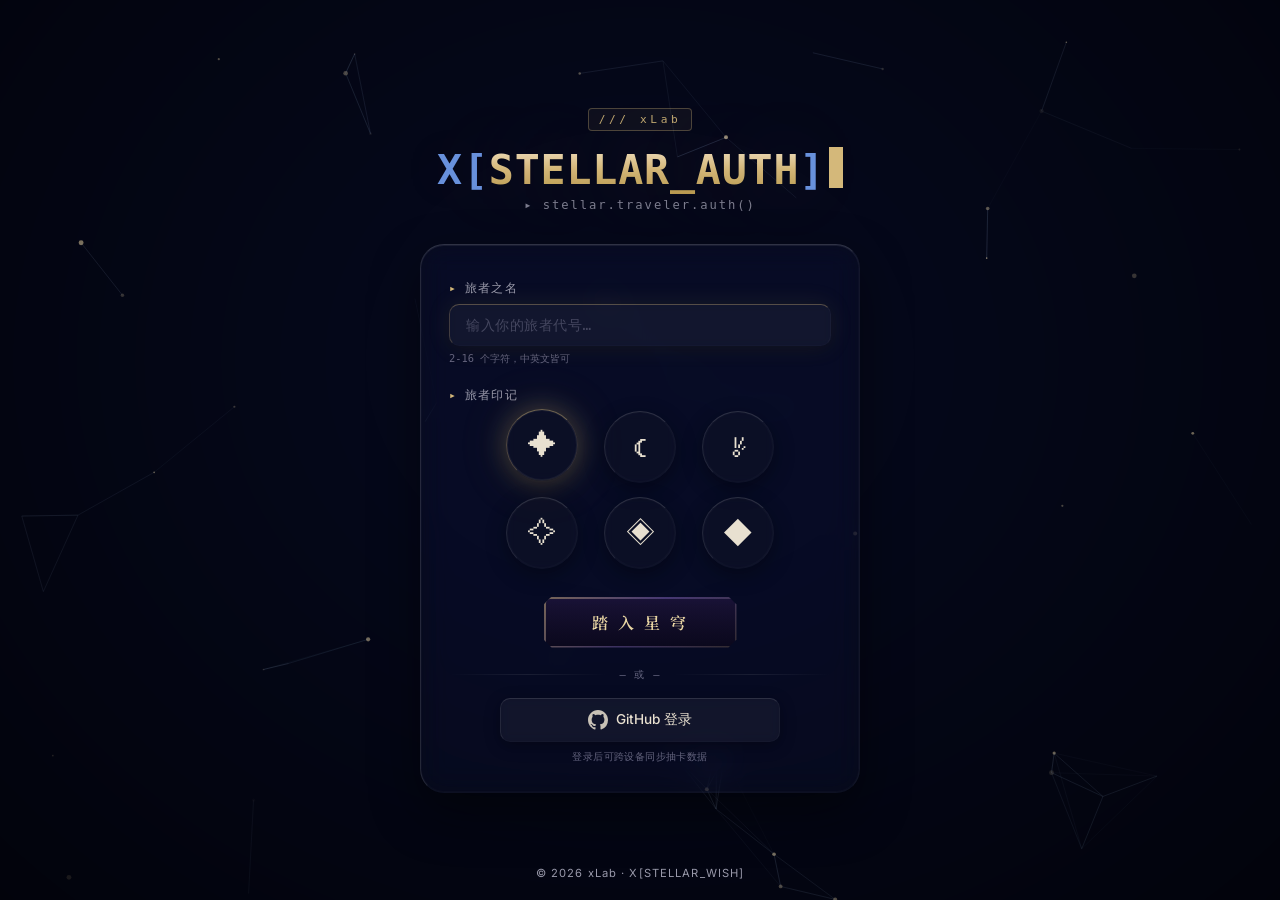
<file: login.html>
<!DOCTYPE html>
<html lang="zh-CN">
<head>
<meta charset="UTF-8">
<meta name="viewport" content="width=device-width, initial-scale=1.0">
<title>X[AUTH] · xLab</title>
<link rel="preconnect" href="https://fonts.googleapis.com">
<link rel="preconnect" href="https://fonts.gstatic.com" crossorigin>
<link href="https://fonts.googleapis.com/css2?family=Noto+Serif+SC:wght@400;600;700;900&family=Inter:wght@300;400;500;600&display=swap" rel="stylesheet">
<style>
/* ============================================================
   VARIABLES & RESET
============================================================ */
:root{
  --gold:#D4B87A;--g2:#E8D5A3;--g3:#F5E6CC;--g4:#B89A50;
  --purple:#B08FFF;--p2:#c8b0ff;
  --text:#E8E0D0;--t2:#9999AA;--t3:#666680;
  --ft:"Noto Serif SC","STSong","SimSun",serif;
  --fu:"Inter","PingFang SC","Microsoft YaHei",sans-serif;
}
*,*::before,*::after{margin:0;padding:0;box-sizing:border-box}
html,body{
  width:100%;height:100%;overflow:hidden;
  background:#05081a;color:var(--text);
  font-family:var(--fu);
  -webkit-font-smoothing:antialiased;
}

/* ============================================================
   STAR CANVAS
============================================================ */
#star-canvas{position:fixed;inset:0;z-index:0;pointer-events:none}

/* ============================================================
   VIGNETTE
============================================================ */
.vignette{
  position:fixed;inset:0;z-index:1;pointer-events:none;
  background:radial-gradient(ellipse at 50% 40%, transparent 30%, rgba(0,0,0,0.55) 100%);
}

/* ============================================================
   HERO LAYOUT
============================================================ */
.hero{
  position:relative;z-index:2;
  min-height:100vh;
  display:flex;flex-direction:column;align-items:center;justify-content:center;
  padding:40px 20px;text-align:center;
}

/* Brand tag */
.brand{
  font-family:"JetBrains Mono",ui-monospace,monospace;font-size:0.7rem;
  letter-spacing:0.32em;color:var(--gold);opacity:0.9;
  border:1px solid rgba(212,184,122,0.35);
  padding:4px 10px;border-radius:4px;margin-bottom:14px;
  background:rgba(212,184,122,0.06);
}

/* Logo */
.logo{
  font-family:"JetBrains Mono","SF Mono","Menlo",ui-monospace,monospace;
  font-size:clamp(1.6rem,3.8vw,2.6rem);font-weight:700;
  background:linear-gradient(180deg,var(--g3),var(--gold),var(--g4));
  -webkit-background-clip:text;-webkit-text-fill-color:transparent;background-clip:text;
  margin-bottom:4px;letter-spacing:0.02em;
  text-shadow:0 0 80px rgba(212,184,122,0.3);
  white-space:nowrap;
}
.logo .lb{color:#7aa9ff;-webkit-text-fill-color:#7aa9ff;opacity:.85}
.logo .cur{
  display:inline-block;width:0.55ch;height:1em;background:var(--gold);
  margin-left:4px;vertical-align:-0.12em;
  animation:cur-blink 1.05s steps(1) infinite;
}
@keyframes cur-blink{50%{opacity:0}}

/* Subtitle */
.subtag{
  font-family:"JetBrains Mono",ui-monospace,monospace;
  font-size:0.76rem;color:var(--t2);letter-spacing:0.16em;
  margin-bottom:32px;opacity:0.8;
}

/* ============================================================
   LOGIN CARD — Frosted Glass
============================================================ */
.login-card{
  width:min(440px,92vw);
  padding:36px 28px 28px;border-radius:24px;
  /* Frosted glass core */
  background:rgba(18,22,40,0.30);
  backdrop-filter:blur(14px) saturate(150%) brightness(1.05);
  -webkit-backdrop-filter:blur(14px) saturate(150%) brightness(1.05);
  /* Directional borders */
  border-top:1px solid rgba(255,255,255,0.16);
  border-left:1px solid rgba(255,255,255,0.12);
  border-right:1px solid rgba(255,255,255,0.05);
  border-bottom:1px solid rgba(255,255,255,0.03);
  /* Multi-layer shadow for glass depth */
  box-shadow:
    0 20px 50px rgba(0,0,0,0.45),
    0 0 0 1px rgba(255,255,255,0.02) inset,
    0 1px 0 rgba(255,255,255,0.05) inset;
  transition:transform 0.4s cubic-bezier(0.22,1,0.36,1);
}

/* ============================================================
   FORM SECTIONS
============================================================ */
.login-section{margin-bottom:22px;text-align:left}
.login-label{
  display:block;
  font-family:"JetBrains Mono",ui-monospace,monospace;
  font-size:0.72rem;color:var(--t2);letter-spacing:0.1em;
  margin-bottom:8px;
}
.login-label::before{content:'▸ ';color:var(--gold)}

/* Name input */
.name-input-wrap{position:relative}
.name-input{
  width:100%;padding:12px 16px;border-radius:10px;
  font-family:"JetBrains Mono",ui-monospace,monospace;
  font-size:0.9rem;color:var(--g3);
  background:rgba(255,255,255,0.04);
  backdrop-filter:blur(4px);
  -webkit-backdrop-filter:blur(4px);
  border-top:1px solid rgba(255,255,255,0.12);
  border-left:1px solid rgba(255,255,255,0.08);
  border-right:1px solid rgba(255,255,255,0.04);
  border-bottom:1px solid rgba(255,255,255,0.02);
  outline:none;transition:all 0.3s ease;
  box-shadow:0 4px 16px rgba(0,0,0,0.25),0 0 0 1px rgba(255,255,255,0.01) inset;
  letter-spacing:0.04em;
}
.name-input::placeholder{color:var(--t3);opacity:0.6}
.name-input:focus{
  border-top-color:rgba(212,184,122,0.35);
  border-left-color:rgba(212,184,122,0.25);
  box-shadow:0 0 24px rgba(212,184,122,0.1),0 4px 16px rgba(0,0,0,0.3);
}
.input-hint{
  font-size:0.65rem;color:var(--t3);margin-top:6px;
  font-family:"JetBrains Mono",ui-monospace,monospace;
}

/* Error state */
.name-input.error{
  border-top-color:rgba(255,120,130,0.45)!important;
  border-left-color:rgba(255,120,130,0.30)!important;
  box-shadow:0 0 20px rgba(255,100,110,0.12)!important;
}
.input-error{
  font-size:0.65rem;color:#ff9098;margin-top:4px;
  font-family:"JetBrains Mono",ui-monospace,monospace;
  display:none;
}

/* ============================================================
   AVATAR GRID
============================================================ */
.avatar-grid{
  display:grid;grid-template-columns:repeat(3,1fr);gap:14px;
  max-width:280px;margin:0 auto;
}
.avatar-option{
  width:72px;height:72px;border-radius:50%;
  display:flex;align-items:center;justify-content:center;
  font-size:1.8rem;
  /* Frosted glass orb */
  background:rgba(18,22,40,0.28);
  backdrop-filter:blur(6px);
  -webkit-backdrop-filter:blur(6px);
  border-top:1px solid rgba(255,255,255,0.14);
  border-left:1px solid rgba(255,255,255,0.10);
  border-right:1px solid rgba(255,255,255,0.04);
  border-bottom:1px solid rgba(255,255,255,0.02);
  cursor:pointer;
  transition:all 0.3s cubic-bezier(0.22,1,0.36,1);
  box-shadow:0 6px 20px rgba(0,0,0,0.35),0 0 0 1px rgba(255,255,255,0.02) inset;
  margin:0 auto;
}
.avatar-option:hover{
  transform:translateY(-3px);
  border-top-color:rgba(255,255,255,0.22);
  box-shadow:0 10px 28px rgba(0,0,0,0.45),0 0 0 1px rgba(255,255,255,0.04) inset;
}
.avatar-option.selected{
  border-top-color:rgba(212,184,122,0.5)!important;
  border-left-color:rgba(212,184,122,0.35)!important;
  border-right-color:rgba(212,184,122,0.2)!important;
  border-bottom-color:rgba(212,184,122,0.12)!important;
  box-shadow:
    0 0 28px rgba(212,184,122,0.3),
    0 0 60px rgba(212,184,122,0.1),
    0 8px 24px rgba(0,0,0,0.4),
    0 0 0 1px rgba(255,255,255,0.05) inset!important;
  transform:translateY(-2px);
}

/* ============================================================
   ENTER BUTTON
============================================================ */
.btn-wrap{text-align:center;margin-top:28px}
.btn-enter{
  position:relative;padding:14px 48px;
  border:none;border-radius:8px;
  background:linear-gradient(180deg,rgba(30,22,60,0.85),rgba(14,10,32,0.95));
  color:var(--g2);font-size:1rem;font-weight:600;
  font-family:var(--ft);letter-spacing:3px;
  cursor:pointer;overflow:hidden;outline:none;
  transition:all 0.25s;
  clip-path:polygon(8px 0,calc(100% - 8px) 0,100% 8px,100% calc(100% - 8px),calc(100% - 8px) 100%,8px 100%,0 calc(100% - 8px),0 8px);
}
.btn-enter::before{
  content:"";position:absolute;inset:1px;border-radius:6px;
  background:linear-gradient(180deg,rgba(25,18,55,0.7),rgba(10,8,28,0.9));
  z-index:-1;
}
.btn-enter::after{
  content:"";position:absolute;inset:0;border-radius:6px;padding:1.5px;
  background:linear-gradient(135deg,rgba(212,184,122,0.5),rgba(176,143,255,0.3),rgba(212,184,122,0.2));
  -webkit-mask:linear-gradient(#fff 0 0) content-box,linear-gradient(#fff 0 0);
  -webkit-mask-composite:xor;mask-composite:exclude;
  z-index:1;pointer-events:none;
}
.btn-enter .sweep{
  position:absolute;top:0;left:-100%;width:60%;height:100%;
  background:linear-gradient(90deg,transparent,rgba(255,255,255,0.08),transparent);
  transform:skewX(-25deg);z-index:2;pointer-events:none;
  animation:sweep-move 3.5s ease-in-out infinite;
}
@keyframes sweep-move{0%{left:-100%}100%{left:200%}}
.btn-enter:hover:not(:disabled){
  transform:translateY(-2px);
  box-shadow:0 0 26px rgba(212,184,122,0.35),0 0 50px rgba(176,143,255,0.14);
}
.btn-enter:active:not(:disabled){
  transform:scale(0.96);
  box-shadow:inset 0 3px 8px rgba(0,0,0,0.5);
}
.btn-enter:disabled{opacity:0.35;cursor:not-allowed;filter:grayscale(0.4)}

/* ============================================================
   AUTH DIVIDER
============================================================ */
.auth-divider{
  display:flex;align-items:center;gap:12px;
  margin:20px 0 16px;
  font-family:"JetBrains Mono",ui-monospace,monospace;
  font-size:0.65rem;color:var(--t3);letter-spacing:0.12em;
}
.auth-divider::before,.auth-divider::after{
  content:'';flex:1;height:1px;
  background:linear-gradient(90deg,transparent,rgba(255,255,255,0.08),transparent);
}

/* ============================================================
   GITHUB LOGIN BUTTON
============================================================ */
.btn-github{
  display:inline-flex;align-items:center;justify-content:center;gap:8px;
  width:100%;max-width:280px;padding:11px 20px;border-radius:10px;
  background:rgba(255,255,255,0.04);
  backdrop-filter:blur(6px);
  -webkit-backdrop-filter:blur(6px);
  border-top:1px solid rgba(255,255,255,0.12);
  border-left:1px solid rgba(255,255,255,0.08);
  border-right:1px solid rgba(255,255,255,0.04);
  border-bottom:1px solid rgba(255,255,255,0.02);
  color:var(--text);font-size:0.85rem;
  font-family:"Inter","PingFang SC",sans-serif;font-weight:500;
  cursor:pointer;transition:all 0.3s cubic-bezier(0.22,1,0.36,1);
  box-shadow:0 4px 16px rgba(0,0,0,0.3);
}
.btn-github:hover{
  border-top-color:rgba(255,255,255,0.22);
  border-left-color:rgba(255,255,255,0.14);
  background:rgba(255,255,255,0.07);
  box-shadow:0 8px 28px rgba(0,0,0,0.45),0 0 20px rgba(255,255,255,0.04);
  transform:translateY(-2px);
}
.btn-github:active{transform:scale(0.97)}
.gh-icon{opacity:0.85}
.gh-note{
  margin-top:8px;font-size:0.62rem;color:var(--t3);
  font-family:"JetBrains Mono",ui-monospace,monospace;
  letter-spacing:0.04em;
}

/* ============================================================
   WELCOME BACK (when profile exists)
============================================================ */
.welcome-back{
  margin-top:20px;padding:14px 18px;border-radius:12px;
  background:rgba(14,18,32,0.30);
  backdrop-filter:blur(8px);
  -webkit-backdrop-filter:blur(8px);
  border-top:1px solid rgba(255,255,255,0.08);
  border-left:1px solid rgba(255,255,255,0.05);
  border-right:1px solid rgba(255,255,255,0.02);
  border-bottom:1px solid rgba(255,255,255,0.01);
  display:none;text-align:center;
}
.welcome-back.show{display:block}
.wb-avatar{
  display:inline-block;width:40px;height:40px;border-radius:50%;
  background:rgba(18,22,40,0.35);
  border-top:1px solid rgba(212,184,122,0.3);
  border-left:1px solid rgba(212,184,122,0.18);
  border-right:1px solid rgba(212,184,122,0.08);
  border-bottom:1px solid rgba(212,184,122,0.04);
  line-height:40px;font-size:1.3rem;margin-bottom:8px;
}
.wb-text{
  font-family:var(--ft);font-size:0.95rem;color:var(--g2);
  letter-spacing:0.08em;margin-bottom:8px;
}
.wb-name{color:var(--g3);font-weight:700}
.wb-actions{display:flex;gap:12px;justify-content:center;flex-wrap:wrap}
.wb-link{
  display:inline-block;padding:6px 16px;border-radius:8px;
  font-family:"JetBrains Mono",ui-monospace,monospace;
  font-size:0.72rem;text-decoration:none;letter-spacing:0.08em;
  transition:all 0.25s ease;
}
.wb-link.primary{
  background:rgba(212,184,122,0.12);
  border:1px solid rgba(212,184,122,0.3);
  color:var(--g3);
}
.wb-link.primary:hover{
  background:rgba(212,184,122,0.2);
  border-color:rgba(212,184,122,0.5);
  box-shadow:0 0 16px rgba(212,184,122,0.15);
}
.wb-link.secondary{
  background:rgba(255,255,255,0.03);
  border:1px solid rgba(255,255,255,0.1);
  color:var(--t2);
}
.wb-link.secondary:hover{
  border-color:rgba(255,255,255,0.2);
  color:var(--text);
}

/* ============================================================
   FOOTER
============================================================ */
.footer{
  position:fixed;bottom:0;left:0;right:0;z-index:2;
  padding:20px;text-align:center;
  font-size:0.7rem;color:var(--t2);
  letter-spacing:0.1em;
}

/* ============================================================
   RESPONSIVE
============================================================ */
@media(max-width:480px){
  .login-card{padding:24px 16px 20px}
  .avatar-grid{gap:10px}
  .avatar-option{width:56px;height:56px;font-size:1.4rem}
  .btn-enter{padding:12px 36px;font-size:0.9rem;letter-spacing:2px}
}
</style>
</head>
<body>
<!-- Page transition overlay -->
<div id="pt-overlay" style="position:fixed;inset:0;z-index:9999;pointer-events:none;background:radial-gradient(ellipse at 50% 50%,rgba(5,8,26,0.92),rgba(2,2,12,0.98));opacity:0;transition:opacity 0.35s ease"></div>

<canvas id="star-canvas"></canvas>
<div class="vignette"></div>

<main class="hero">
  <div class="brand">/// xLab</div>
  <h1 class="logo">
    <span class="lb">X[</span>STELLAR_AUTH<span class="lb">]</span><span class="cur"></span>
  </h1>
  <p class="subtag" id="subtag-line">▸ stellar.traveler.auth()</p>

  <div class="login-card" id="login-card">
    <!-- Name section -->
    <div class="login-section">
      <label class="login-label" for="traveler-name">旅者之名</label>
      <div class="name-input-wrap">
        <input type="text" class="name-input" id="traveler-name"
               placeholder="输入你的旅者代号…" maxlength="16" autocomplete="off">
        <p class="input-error" id="name-error"></p>
      </div>
      <p class="input-hint">2-16 个字符，中英文皆可</p>
    </div>

    <!-- Avatar section -->
    <div class="login-section">
      <label class="login-label">旅者印记</label>
      <div class="avatar-grid" id="avatar-grid"></div>
    </div>

    <!-- Enter button (guest mode) -->
    <div class="btn-wrap">
      <button class="btn-enter" id="btn-enter">
        <span class="sweep"></span>
        踏 入 星 穹
      </button>
    </div>

    <!-- Divider -->
    <div class="auth-divider"><span>— 或 —</span></div>

    <!-- GitHub login button -->
    <button class="btn-github" id="btn-github" onclick="GitHubAuth.login()">
      <svg class="gh-icon" viewBox="0 0 24 24" width="20" height="20" fill="currentColor">
        <path d="M12 0C5.37 0 0 5.37 0 12c0 5.31 3.435 9.795 8.205 11.385.6.105.825-.255.825-.57 0-.285-.015-1.23-.015-2.235-3.015.555-3.795-.735-4.035-1.41-.135-.345-.72-1.41-1.23-1.695-.42-.225-1.02-.78-.015-.795.945-.015 1.62.87 1.845 1.23 1.08 1.815 2.805 1.305 3.495.99.105-.78.42-1.305.765-1.605-2.67-.3-5.46-1.335-5.46-5.925 0-1.305.465-2.385 1.23-3.225-.12-.3-.54-1.53.12-3.18 0 0 1.005-.315 3.3 1.23.96-.27 1.98-.405 3-.405s2.04.135 3 .405c2.295-1.56 3.3-1.23 3.3-1.23.66 1.65.24 2.88.12 3.18.765.84 1.23 1.905 1.23 3.225 0 4.605-2.805 5.625-5.475 5.925.435.375.81 1.095.81 2.22 0 1.605-.015 2.895-.015 3.3 0 .315.225.69.825.57A12.02 12.02 0 0024 12c0-6.63-5.37-12-12-12z"/>
      </svg>
      <span>GitHub 登录</span>
    </button>
    <p class="gh-note">登录后可跨设备同步抽卡数据</p>

    <!-- Welcome back -->
    <div class="welcome-back" id="welcome-back">
      <div class="wb-avatar" id="wb-avatar"></div>
      <p class="wb-text">欢迎归来，<span class="wb-name" id="wb-name"></span></p>
      <div class="wb-actions">
        <a class="wb-link primary" href="index.html" id="wb-enter">直接进入 ▸</a>
        <a class="wb-link secondary" href="?logout=1" id="wb-reset">更换身份</a>
      </div>
    </div>
  </div>
</main>

<footer class="footer">© 2026 xLab · X[STELLAR_WISH]</footer>

<script>
/* ==========================================================================
   Star Particle Canvas — 70 particles with links
   (adapted from index.html)
   ========================================================================== */
(function(){
  const c = document.getElementById('star-canvas');
  if(!c) return;
  const ctx = c.getContext('2d');
  const P = 60;
  let W, H;
  const particles = [];

  function resize(){ W=c.width=innerWidth; H=c.height=innerHeight; }
  resize(); addEventListener('resize', resize);

  for(let i=0;i<P;i++){
    particles.push({
      x:Math.random()*W, y:Math.random()*H,
      vx:(Math.random()-.5)*.3, vy:(Math.random()-.5)*.3,
      r:Math.random()*2+.5,
      phase:Math.random()*Math.PI*2,
    });
  }

  function draw(now){
    const t=now*0.001;
    ctx.clearRect(0,0,W,H);

    for(const p of particles){
      p.x+=p.vx; p.y+=p.vy;
      if(p.x<0||p.x>W) p.vx*=-1;
      if(p.y<0||p.y>H) p.vy*=-1;
      p.vx*=.995; p.vy*=.995;

      const twinkle=.35+.65*Math.sin(t*2.2+p.phase);
      ctx.beginPath(); ctx.arc(p.x,p.y,p.r,0,Math.PI*2);
      ctx.fillStyle=`rgba(220,200,160,${twinkle*.75})`;
      ctx.fill();
    }

    // Particle-to-particle links
    for(let i=0;i<P;i++){
      for(let j=i+1;j<P;j++){
        const a=particles[i],b=particles[j];
        const dx=a.x-b.x, dy=a.y-b.y;
        const d2=dx*dx+dy*dy;
        if(d2<14000){
          const alpha=(1-d2/14000)*.4;
          ctx.strokeStyle=`rgba(170,200,240,${alpha})`;
          ctx.lineWidth=.5;
          ctx.beginPath(); ctx.moveTo(a.x,a.y); ctx.lineTo(b.x,b.y); ctx.stroke();
        }
      }
    }
    requestAnimationFrame(draw);
  }
  requestAnimationFrame(draw);
})();
</script>

<script>
/* ==========================================================================
   Login Logic
   ========================================================================== */
(function(){
  const AVATARS = [
    { key:'stellar',   emoji:'✦', label:'星辰' },
    { key:'moon',      emoji:'☾', label:'皓月' },
    { key:'comet',     emoji:'☄', label:'彗星' },
    { key:'nova',      emoji:'✧', label:'新星' },
    { key:'galaxy',    emoji:'◈', label:'银河' },
    { key:'astronaut', emoji:'◆', label:'旅者' },
  ];

  var profile = null;
  var selectedAvatar = AVATARS[0].key;
  try {
    var raw = localStorage.getItem('xlab-profile');
    if(raw) profile = JSON.parse(raw);
  } catch(e){}

  // ---- GitHub login state
  var ghUser = null;
  try {
    var ghRaw = sessionStorage.getItem('gh_user');
    if(ghRaw) ghUser = JSON.parse(ghRaw);
  } catch(e){}

  // ---- Logout mode
  if(/[?&]logout=1/.test(location.search)){
    localStorage.removeItem('xlab-profile');
    profile = null;
    sessionStorage.removeItem('gh_token');
    sessionStorage.removeItem('gh_user');
    ghUser = null;
    if(history.replaceState) history.replaceState(null,'',location.pathname);
  }

  // ---- If GitHub logged in, show GitHub welcome (hide guest form)
  if(ghUser){
    document.getElementById('subtag-line').textContent = '▸ github.user.verified()';
    var card = document.getElementById('login-card');
    var hiders = card.querySelectorAll('.login-section,.btn-wrap,.auth-divider,.btn-github,.gh-note');
    for(var i=0;i<hiders.length;i++) hiders[i].style.display = 'none';
    var wb = document.getElementById('welcome-back');
    wb.classList.add('show');
    var wba = document.getElementById('wb-avatar');
    wba.textContent = '';
    var img = document.createElement('img');
    img.src = ghUser.avatar_url; img.style.width = '40px'; img.style.height = '40px'; img.style.borderRadius = '50%';
    wba.appendChild(img);
    wba.style.background = 'transparent'; wba.style.border = 'none';
    document.getElementById('wb-name').textContent = ghUser.login;
    document.querySelector('.wb-text').innerHTML = '已通过 <b style=\"color:#fff\">GitHub</b> 登录';
    document.getElementById('wb-enter').textContent = '返回主页 ▸';
    document.getElementById('wb-enter').href = 'index.html';
    document.getElementById('wb-reset').textContent = '登出 GitHub';
    document.getElementById('wb-reset').href = '?logout=1';
    // No need to continue with guest form setup
  } else {

  // ---- Build avatar grid
  var grid = document.getElementById('avatar-grid');
  AVATARS.forEach(function(a){
    var opt = document.createElement('div');
    opt.className = 'avatar-option';
    opt.textContent = a.emoji;
    opt.title = a.label;
    opt.setAttribute('data-key', a.key);
    opt.addEventListener('click', function(){
      selectedAvatar = a.key;
      document.querySelectorAll('.avatar-option').forEach(function(el){ el.classList.remove('selected'); });
      opt.classList.add('selected');
    });
    grid.appendChild(opt);
  });

  // Pre-select: from existing profile, or default
  if(profile && profile.avatar){
    selectedAvatar = profile.avatar;
  }
  var selEl = grid.querySelector('[data-key="'+selectedAvatar+'"]');
  if(selEl) selEl.classList.add('selected');
  else grid.firstElementChild.classList.add('selected');

  // ---- Populate name input
  var nameInput = document.getElementById('traveler-name');
  var nameError = document.getElementById('name-error');
  if(profile && profile.name){
    nameInput.value = profile.name;
  }

  // ---- Welcome back
  var wb = document.getElementById('welcome-back');
  var wbName = document.getElementById('wb-name');
  var wbAvatar = document.getElementById('wb-avatar');
  if(profile){
    wb.classList.add('show');
    wbName.textContent = profile.name;
    // Find matching avatar emoji
    var av = AVATARS.find(function(a){ return a.key === profile.avatar; });
    wbAvatar.textContent = av ? av.emoji : '✦';
  }else{
    wb.classList.remove('show');
  }

  // ---- Name validation
  function validateName(name){
    var trimmed = name.trim();
    if(trimmed.length < 2) return '旅者之名至少需要 2 个字符';
    if(trimmed.length > 16) return '旅者之名不能超过 16 个字符';
    return null;
  }

  nameInput.addEventListener('input', function(){
    nameInput.classList.remove('error');
    nameError.style.display = 'none';
  });

  // ---- Enter button
  var btnEnter = document.getElementById('btn-enter');
  btnEnter.addEventListener('click', function(e){
    var name = nameInput.value.trim();
    var err = validateName(name);
    if(err){
      nameInput.classList.add('error');
      nameError.textContent = err;
      nameError.style.display = 'block';
      return;
    }

    // Save profile
    var newProfile = {
      name: name,
      avatar: selectedAvatar,
      createdAt: profile ? profile.createdAt : Date.now()
    };
    localStorage.setItem('xlab-profile', JSON.stringify(newProfile));

    // Wormhole transition to index
    var x = e.clientX || innerWidth/2;
    var y = e.clientY || innerHeight/2;

    // Try to use the wormhole transition if available
    if(window.XLabWormhole && window.XLabWormhole.start){
      window.XLabWormhole.start('index.html', x, y, btnEnter);
    }else{
      // Simple fallback with entry animation param
      location.href = 'index.html?from=' + Math.round(x) + ',' + Math.round(y);
    }
  });

  // ---- Enter key submits
  nameInput.addEventListener('keydown', function(e){
    if(e.key === 'Enter') btnEnter.click();
  });

  // ---- Auto-focus name input
  setTimeout(function(){
    if(!profile || /[?&]logout=1/.test(location.search)){
      nameInput.focus();
    }
  }, 400);
  } // end else (not GitHub)
})();
</script>

<script src="assets/sync.js"></script>
<script src="assets/wormhole.js" defer></script>

<script src="assets/page-transition.js"></script>
</body>
</html>
</file>
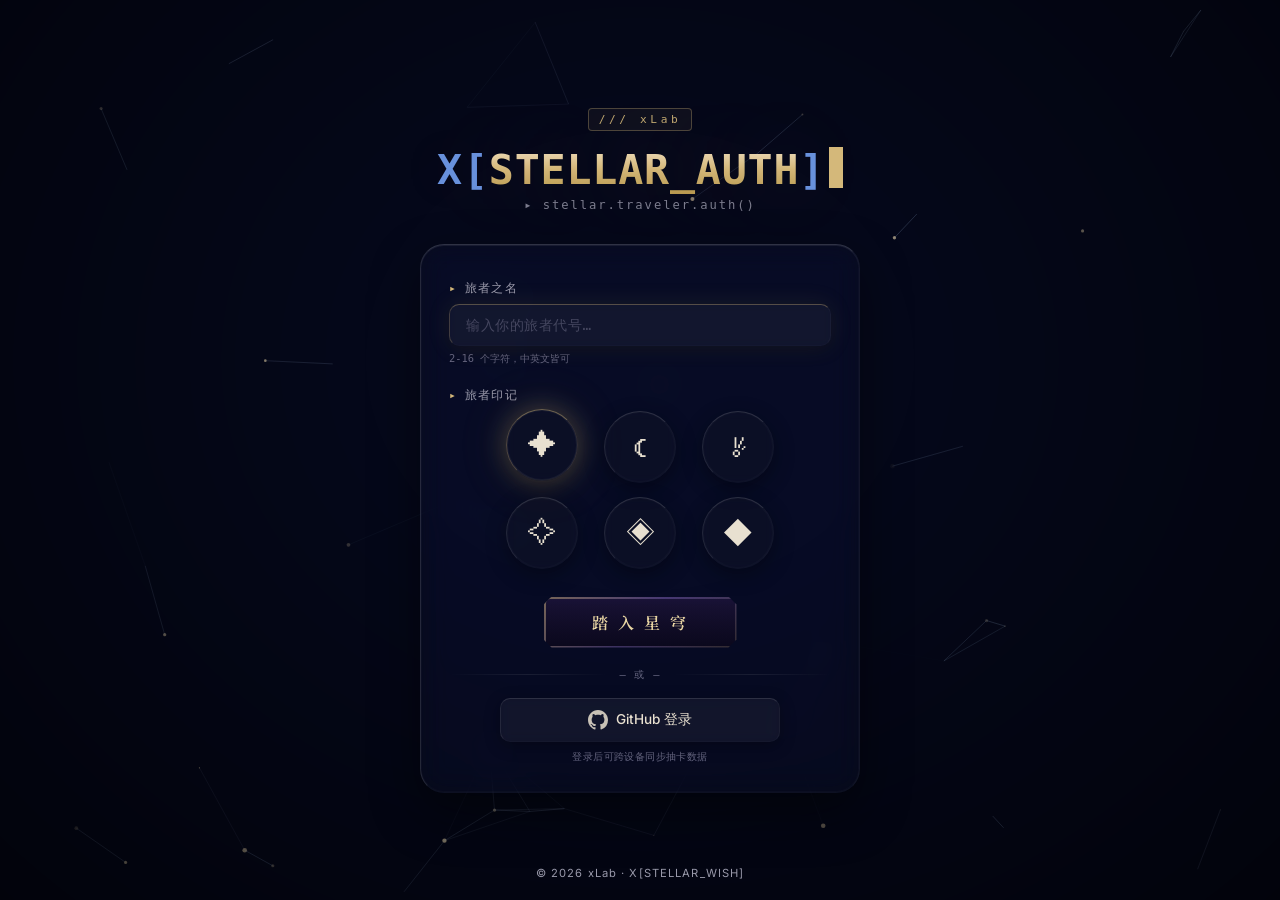
<file: stats.html>
<!DOCTYPE html>
<html lang="zh-CN">
<head>
<meta charset="UTF-8">
<meta name="viewport" content="width=device-width, initial-scale=1.0">
<title>X[STATS] · xLab</title>
<link rel="preconnect" href="https://fonts.googleapis.com">
<link rel="preconnect" href="https://fonts.gstatic.com" crossorigin>
<link href="https://fonts.googleapis.com/css2?family=Noto+Serif+SC:wght@400;600;700;900&family=Inter:wght@300;400;500;600&display=swap" rel="stylesheet">
<style>
:root{
  --bg0:#080e20;--bg1:#0c142e;--bg2:#111b3a;
  --gold:#D4B87A;--g2:#E8D5A3;--g3:#F5E6CC;--g4:#B89A50;
  --purple:#B08FFF;--p2:#c8b0ff;
  --panel:rgba(12,20,42,0.72);
  --text:#E8E0D0;--t2:#9999AA;
  --ft:"Noto Serif SC","STSong","SimSun",serif;
  --fu:"Inter","PingFang SC","Microsoft YaHei",sans-serif;
  --s6:#FFB8C6;--s5:#D4B87A;--s4:#B08FFF;--s3:#5B7A9A;
}
*,*::before,*::after{margin:0;padding:0;box-sizing:border-box}
html,body{width:100%;height:100%;overflow-x:hidden}
body{
  font-family:var(--fu);background:#05081a;color:var(--text);
  -webkit-font-smoothing:antialiased;min-height:100vh;
}

canvas#starfield{position:fixed;inset:0;z-index:0;pointer-events:none}

.back-arrow{
  position:fixed;top:28px;left:28px;z-index:10;
  width:42px;height:42px;border-radius:50%;
  background:rgba(18,22,40,0.65);backdrop-filter:blur(16px);
  -webkit-backdrop-filter:blur(16px);
  border:1px solid rgba(255,255,255,0.1);
  display:flex;align-items:center;justify-content:center;
  cursor:pointer;color:var(--text);font-size:1.2rem;
  transition:all 0.3s ease;text-decoration:none;
}
.back-arrow:hover{border-color:var(--gold);color:var(--gold);box-shadow:0 0 24px rgba(212,184,122,0.15)}

.page{
  position:relative;z-index:1;
  padding:80px 20px 60px;max-width:860px;margin:0 auto;
}

.page-title{
  font-family:var(--ft);font-size:2.2rem;font-weight:900;text-align:center;
  background:linear-gradient(180deg,var(--g3),var(--gold),var(--g4));
  -webkit-background-clip:text;-webkit-text-fill-color:transparent;background-clip:text;
  margin-bottom:8px;letter-spacing:0.1em;
}
.page-subtitle{text-align:center;font-size:0.85rem;color:var(--t2);letter-spacing:0.15em;margin-bottom:50px}

/* Glass card */
.glass-card{
  border-radius:20px;padding:28px;
  background:rgba(18,22,40,0.65);backdrop-filter:blur(16px);
  -webkit-backdrop-filter:blur(16px);
  border:1px solid rgba(255,255,255,0.06);
  box-shadow:0 8px 32px rgba(0,0,0,0.4),0 0 0 1px rgba(255,255,255,0.03) inset;
  margin-bottom:24px;
}
.glass-card h3{
  font-family:var(--ft);font-size:1.1rem;margin-bottom:20px;
  color:var(--g2);letter-spacing:0.06em;
}

/* Top stat numbers */
.top-stats{display:flex;gap:20px;flex-wrap:wrap;margin-bottom:24px}
.top-stats .stat-num-card{
  flex:1;min-width:120px;text-align:center;padding:24px 16px;
}
.top-stats .stat-value{
  font-family:var(--ft);font-size:2.4rem;font-weight:900;color:var(--gold);
  line-height:1.2;
}
.top-stats .stat-label{font-size:0.78rem;color:var(--t2);margin-top:4px;letter-spacing:0.06em}

/* Donut chart area */
.chart-row{display:flex;gap:24px;flex-wrap:wrap;align-items:flex-start}
.chart-row .chart-box{flex:1;min-width:280px}
.chart-row .legend-box{flex:1;min-width:220px;display:flex;flex-direction:column;gap:12px;justify-content:center}

.legend-item{display:flex;align-items:center;gap:12px;padding:12px 16px;border-radius:12px;background:rgba(255,255,255,0.02);transition:background 0.2s}
.legend-item:hover{background:rgba(255,255,255,0.04)}
.legend-dot{width:12px;height:12px;border-radius:50%;flex-shrink:0}
.legend-dot.s6{background:var(--s6);box-shadow:0 0 10px rgba(255,184,198,0.5)}
.legend-dot.s5{background:var(--s5);box-shadow:0 0 10px rgba(212,184,122,0.5)}
.legend-dot.s4{background:var(--s4);box-shadow:0 0 10px rgba(176,143,255,0.5)}
.legend-dot.s3{background:var(--s3);box-shadow:0 0 10px rgba(91,122,154,0.4)}
.legend-info{flex:1}
.legend-name{font-size:0.85rem;font-weight:600}
.legend-count{font-size:0.75rem;color:var(--t2)}
.legend-pct{font-size:1.1rem;font-weight:700;font-family:var(--ft)}

/* Pity bars */
.pity-row{display:flex;gap:20px;flex-wrap:wrap}
.pity-item{flex:1;min-width:200px}
.pity-bar-outer{
  height:8px;border-radius:4px;background:rgba(255,255,255,0.05);
  margin-top:6px;overflow:hidden;
}
.pity-bar-inner{
  height:100%;border-radius:4px;transition:width 0.6s ease;
}
.pity-bar-inner.s5-bar{background:linear-gradient(90deg,transparent,var(--gold))}
.pity-bar-inner.s4-bar{background:linear-gradient(90deg,transparent,var(--purple))}
.pity-bar-inner.s6-bar{background:linear-gradient(90deg,transparent,var(--s6))}
.pity-label{font-size:0.78rem;color:var(--t2)}
.pity-num{font-size:1.3rem;font-weight:700;font-family:var(--ft);margin-top:2px}
.pity-num.s5{color:var(--gold)}.pity-num.s4{color:var(--purple)}.pity-num.s6{color:var(--s6)}
.pity-max{font-size:0.7rem;color:var(--t2);float:right;line-height:2}

/* Collection */
.collection-bar-outer{
  height:10px;border-radius:5px;background:rgba(255,255,255,0.05);
  margin-top:8px;overflow:hidden;
}
.collection-bar-inner{
  height:100%;border-radius:5px;
  background:linear-gradient(90deg,var(--purple),var(--gold));
  transition:width 0.6s ease;
}
.collection-text{font-size:0.85rem;margin-top:8px;color:var(--t2)}
.collection-text span{color:var(--g2);font-weight:600}

/* History timeline */
.hist-list{max-height:360px;overflow-y:auto}
.hist-list::-webkit-scrollbar{width:4px}
.hist-list::-webkit-scrollbar-thumb{background:rgba(255,255,255,0.08);border-radius:2px}
.hist-item{
  display:flex;align-items:center;gap:12px;padding:10px 14px;
  border-radius:10px;margin-bottom:4px;
  transition:background 0.2s;
}
.hist-item:hover{background:rgba(255,255,255,0.03)}
.hist-item .h-dot{width:8px;height:8px;border-radius:50%;flex-shrink:0}
.hist-item .h-dot.s6{background:var(--s6)}
.hist-item .h-dot.s5{background:var(--s5)}
.hist-item .h-dot.s4{background:var(--s4)}
.hist-item .h-dot.s3{background:var(--s3)}
.hist-item .h-star{font-size:0.8rem;letter-spacing:2px;flex-shrink:0;width:48px}
.hist-item .h-name{flex:1;font-size:0.85rem}
.hist-item .h-time{font-size:0.72rem;color:var(--t2);flex-shrink:0}

/* [GEEK] Fortune card */
.fortune-card .fortune-head{display:flex;justify-content:space-between;align-items:baseline;margin-bottom:14px}
.fortune-card .fortune-date{font-family:"JetBrains Mono",ui-monospace,monospace;color:var(--t2);font-size:.72rem;letter-spacing:.12em}
.fortune-body{display:flex;align-items:center;gap:24px}
.fortune-gauge{position:relative;width:180px;flex-shrink:0}
.fortune-gauge svg{width:100%;height:auto;display:block}
.fortune-gauge #fortune-arc{transition:stroke-dashoffset 1.4s cubic-bezier(.22,1,.36,1),stroke .4s ease}
.fortune-num{
  position:absolute;left:0;right:0;bottom:6px;text-align:center;
  font-family:"Cinzel","JetBrains Mono",ui-monospace,monospace;font-weight:700;
  font-size:2.2rem;color:#F5E6CC;letter-spacing:.04em;
  text-shadow:0 0 30px rgba(212,184,122,.5);
}
.fortune-info{flex:1}
.fortune-level{
  font-family:"Cinzel","Noto Serif SC",serif;font-weight:700;font-size:1.4rem;
  background:linear-gradient(180deg,#F5E6CC,#D4B87A);
  -webkit-background-clip:text;-webkit-text-fill-color:transparent;background-clip:text;
  letter-spacing:.18em;margin-bottom:8px;
}
.fortune-tip{color:#c8c4b0;font-size:.92rem;line-height:1.6;margin-bottom:8px}
.fortune-meta{font-family:"JetBrains Mono",ui-monospace,monospace;font-size:.7rem;color:var(--t2);letter-spacing:.08em}
@media(max-width:520px){.fortune-body{flex-direction:column;gap:10px}.fortune-gauge{width:140px}}

.empty-state{
  text-align:center;padding:40px;color:var(--t2);
  font-size:0.9rem;
}

.footer{
  position:fixed;bottom:28px;left:50%;transform:translateX(-50%);
  z-index:1;font-size:0.75rem;color:var(--t2);letter-spacing:0.1em;
}

@media(max-width:600px){
  .page-title{font-size:1.6rem}
  .top-stats .stat-value{font-size:1.8rem}
  .chart-row{flex-direction:column}
  .pity-row{flex-direction:column}
}
</style>
</head>
<body>
<!-- Page transition overlay -->
<div id="pt-overlay" style="position:fixed;inset:0;z-index:9999;pointer-events:none;background:radial-gradient(ellipse at 50% 50%,rgba(5,8,26,0.92),rgba(2,2,12,0.98));opacity:0;transition:opacity 0.35s ease"></div>

<!-- Auth guard: redirect to login if no profile -->
<script>
if(!localStorage.getItem('xlab-profile')&&!sessionStorage.getItem('gh_token')){location.replace('login.html')}
</script>

<canvas id="starfield"></canvas>

<a href="index.html" class="back-arrow" title="返回主页">←</a>
<a href="login.html" class="traveler-badge-s" id="top-traveler" title="旅者档案" style="position:fixed;top:28px;left:78px;z-index:10;display:flex;align-items:center;gap:5px;padding:7px 12px;border-radius:16px;background:rgba(18,22,40,0.38);backdrop-filter:blur(8px);-webkit-backdrop-filter:blur(8px);border-top:1px solid rgba(212,184,122,0.12);border-left:1px solid rgba(212,184,122,0.06);cursor:pointer;font-size:0.68rem;color:var(--t2);text-decoration:none;font-family:var(--fu);box-shadow:0 2px 10px rgba(0,0,0,0.3);">
  <span id="tb-avatar" style="font-size:0.85rem;">✦</span>
  <span id="tb-name" style="max-width:80px;overflow:hidden;text-overflow:ellipsis;white-space:nowrap;color:var(--g2);">旅者</span>
</a>

<main class="page">
  <h1 class="page-title">数 据 统 计</h1>
  <p class="page-subtitle">— STATISTICS —</p>

  <!-- [GEEK] Today's fortune -->
  <div class="glass-card fortune-card" id="fortune-card">
    <div class="fortune-head">
      <h3>今日欧气指数 · LUCK INDEX</h3>
      <span class="fortune-date" id="fortune-date"></span>
    </div>
    <div class="fortune-body">
      <div class="fortune-gauge">
        <svg viewBox="0 0 120 70">
          <path d="M10,60 A50,50 0 0,1 110,60" fill="none" stroke="rgba(255,255,255,0.08)" stroke-width="8" stroke-linecap="round"/>
          <path id="fortune-arc" d="M10,60 A50,50 0 0,1 110,60" fill="none" stroke="#D4B87A" stroke-width="8" stroke-linecap="round"
                stroke-dasharray="157" stroke-dashoffset="157"/>
        </svg>
        <div class="fortune-num" id="fortune-num">--</div>
      </div>
      <div class="fortune-info">
        <div class="fortune-level" id="fortune-level">CALCULATING...</div>
        <div class="fortune-tip" id="fortune-tip">读取祈愿历史中...</div>
        <div class="fortune-meta" id="fortune-meta"></div>
      </div>
    </div>
  </div>

  <!-- Top numbers -->
  <div class="top-stats" id="top-stats">
    <div class="glass-card stat-num-card">
      <div class="stat-value" id="stat-total">0</div>
      <div class="stat-label">总抽卡次数</div>
    </div>
    <div class="glass-card stat-num-card">
      <div class="stat-value" id="stat-banners">0</div>
      <div class="stat-label">涉足卡池</div>
    </div>
    <div class="glass-card stat-num-card">
      <div class="stat-value" id="stat-collected">0/21</div>
      <div class="stat-label">卡牌收集</div>
    </div>
  </div>

  <!-- Donut chart + legend -->
  <div class="glass-card">
    <h3>稀有度分布</h3>
    <div class="chart-row">
      <div class="chart-box">
        <canvas id="donut" width="280" height="280"></canvas>
      </div>
      <div class="legend-box" id="legend-box"></div>
    </div>
  </div>

  <!-- Pity progress -->
  <div class="glass-card">
    <h3>保底进度</h3>
    <div class="pity-row" id="pity-row"></div>
  </div>

  <!-- Collection -->
  <div class="glass-card">
    <h3>收集进度</h3>
    <div class="collection-bar-outer">
      <div class="collection-bar-inner" id="collection-bar" style="width:0%"></div>
    </div>
    <div class="collection-text" id="collection-text"></div>
  </div>

  <!-- Fun stats: best/worst pulls -->
  <div class="glass-card" id="fun-stats-card" style="display:none">
    <h3>趣味统计</h3>
    <div style="display:grid;grid-template-columns:repeat(auto-fit,minmax(180px,1fr));gap:14px" id="fun-stats-grid"></div>
  </div>

  <!-- Recent history -->
  <div class="glass-card">
    <h3>最近祈愿</h3>
    <div class="hist-list" id="hist-list"></div>
  </div>
</main>

<footer class="footer">© 2026 星穹祈愿 — Stellar Wish</footer>

<script>
(function(){
/* ============================
   Starfield (simplified)
   ============================ */
const c=document.getElementById('starfield');
const ctx=c.getContext('2d');
let w,h,stars=[];

function resize(){w=c.width=window.innerWidth;h=c.height=window.innerHeight}
resize();window.addEventListener('resize',resize);

for(let i=0;i<200;i++){
  stars.push({
    x:Math.random()*w,y:Math.random()*h,
    r:Math.random()*1.6+0.3,
    a:Math.random()*0.6+0.15,
    s:Math.random()*0.002+0.0005,
    phase:Math.random()*Math.PI*2
  });
}

let meteors=[],spawnTimer=0;

function spawnMeteor(){
  const edge=Math.floor(Math.random()*4);
  let x,y,angle;
  if(edge===0){x=Math.random()*w;y=-20;angle=-35+Math.random()*40}
  else if(edge===1){x=w+20;y=Math.random()*h*0.7;angle=160+Math.random()*35}
  else if(edge===2){x=Math.random()*w;y=h+20;angle=-160+Math.random()*30}
  else{x=-20;y=Math.random()*h*0.7;angle=-10+Math.random()*35}
  const rad=angle*Math.PI/180;
  const speed=18+Math.random()*28;
  const hue=Math.random()<0.08?270:Math.random()<0.25?34:48;
  return {x,y,vx:Math.cos(rad)*speed,vy:-Math.sin(rad)*speed,hue:hue,life:1,decay:0.0025+Math.random()*0.0045,trail:[],trailMax:35+Math.floor(Math.random()*25)};
}

for(let i=0;i<5;i++){
  const m=spawnMeteor();
  m.life=0.15+Math.random()*0.85;
  m.x-=m.vx*Math.random()*60;m.y-=m.vy*Math.random()*60;
  meteors.push(m);
}

function draw(ts,dt){
  const dts=Math.min(dt,0.1);
  ctx.clearRect(0,0,w,h);
  const now=Date.now()*0.001;
  stars.forEach(s=>{
    s.x+=s.s;if(s.x>w+5){s.x=-5;s.y=Math.random()*h}
    const alpha=s.a+Math.sin(now+s.phase)*0.15;
    ctx.beginPath();ctx.arc(s.x,s.y,s.r,0,Math.PI*2);
    ctx.fillStyle=`rgba(212,184,122,${Math.max(0,alpha)})`;
    ctx.fill();
  });
  spawnTimer+=dts;
  if(spawnTimer>0.08+Math.random()*0.3){spawnTimer=0;meteors.push(spawnMeteor())}
  ctx.globalCompositeOperation='lighter';
  for(let i=meteors.length-1;i>=0;i--){
    const m=meteors[i];
    m.x+=m.vx*dts*60;m.y+=m.vy*dts*60;m.life-=m.decay*dts*60;
    m.trail.push({x:m.x,y:m.y});
    if(m.trail.length>m.trailMax)m.trail.shift();
    if(m.life<=0||m.y>h+150||m.x<-150||m.x>w+150){meteors.splice(i,1);continue}
    if(m.trail.length>1){
      for(let j=1;j<m.trail.length;j++){
        const t=j/m.trail.length;const alpha=t*t*m.life*0.7;const lw=t*5+0.3;
        ctx.beginPath();ctx.moveTo(m.trail[j-1].x,m.trail[j-1].y);ctx.lineTo(m.trail[j].x,m.trail[j].y);
        ctx.strokeStyle=`hsla(${m.hue},100%,85%,${alpha*0.2})`;ctx.lineWidth=lw+12;ctx.lineCap='round';ctx.stroke();
        ctx.beginPath();ctx.moveTo(m.trail[j-1].x,m.trail[j-1].y);ctx.lineTo(m.trail[j].x,m.trail[j].y);
        ctx.strokeStyle=`hsla(${m.hue},100%,95%,${alpha*0.4})`;ctx.lineWidth=lw+4;ctx.lineCap='round';ctx.stroke();
        ctx.beginPath();ctx.moveTo(m.trail[j-1].x,m.trail[j-1].y);ctx.lineTo(m.trail[j].x,m.trail[j].y);
        ctx.strokeStyle=`hsla(0,0%,100%,${alpha})`;ctx.lineWidth=lw;ctx.lineCap='round';ctx.stroke();
      }
    }
    const a=m.life;
    const g2=ctx.createRadialGradient(m.x,m.y,0,m.x,m.y,18);
    g2.addColorStop(0,`hsla(${m.hue},100%,98%,${a*0.8})`);g2.addColorStop(0.35,`hsla(${m.hue},100%,85%,${a*0.4})`);
    g2.addColorStop(0.7,`hsla(${m.hue},100%,70%,${a*0.08})`);g2.addColorStop(1,`hsla(${m.hue},100%,60%,0)`);
    ctx.beginPath();ctx.arc(m.x,m.y,18,0,Math.PI*2);ctx.fillStyle=g2;ctx.fill();
  }
  ctx.globalCompositeOperation='source-over';
}

let lastTime=0;
function loop(ts){
  const dt=lastTime?(ts-lastTime)/1000:0.016;lastTime=ts;
  draw(ts,dt);requestAnimationFrame(loop);
}
requestAnimationFrame(loop);

/* ============================
   Stats Logic
   ============================ */
const RARITY_COLORS={6:'#FFB8C6',5:'#D4B87A',4:'#B08FFF',3:'#5B7A9A'};
const RARITY_LABELS={6:'6★',5:'5★',4:'4★',3:'3★'};
const RARITY_CLASS={6:'s6',5:'s5',4:'s4',3:'s3'};
const PITY_MAX={6:180,5:90,4:10};
const TOTAL_CARDS=21;

function loadData(){
  try{
    const raw=localStorage.getItem('wish_genshin_v5');
    if(!raw)return null;
    const d=JSON.parse(raw);
    return {
      total:d.td||0,
      history:d.hi||[],
      bn:d.bn||0,
      p5:Array.isArray(d.p5)?d.p5:[d.p5||0,0,0],
      p4:Array.isArray(d.p4)?d.p4:[d.p4||0,0,0],
      p6:Array.isArray(d.p6)?d.p6:[d.p6||0,0,0],
    };
  }catch(e){return null}
}

function countRarities(history){
  const counts={6:0,5:0,4:0,3:0};
  history.forEach(h=>{if(counts[h.rarity]!==undefined)counts[h.rarity]++});
  return counts;
}

function getBanners(history){
  const set=new Set();
  history.forEach(h=>set.add(h.bn));
  return set.size;
}

function getCollected(history){
  const set=new Set();
  history.forEach(h=>{if(h.card&&h.card.id)set.add(h.card.id)});
  return set.size;
}

function renderAll(){
  const data=loadData();
  if(!data||!data.history.length){
    document.getElementById('stat-total').textContent='0';
    document.getElementById('stat-banners').textContent='0';
    document.getElementById('stat-collected').textContent='0/21';
    document.getElementById('legend-box').innerHTML='';
    document.getElementById('pity-row').innerHTML='';
    document.getElementById('collection-text').textContent='暂无抽卡数据';
    document.getElementById('hist-list').innerHTML='<div class="empty-state">— 前往祈愿页面开始抽卡 —</div>';
    drawDonut([100],['#222']);
    return;
  }

  const counts=countRarities(data.history);
  const total=data.total||data.history.length;
  const banners=getBanners(data.history);
  const collected=getCollected(data.history);

  // Top stats
  document.getElementById('stat-total').textContent=total;
  document.getElementById('stat-banners').textContent=banners;
  document.getElementById('stat-collected').textContent=`${collected}/${TOTAL_CARDS}`;

  // Donut
  const order=[6,5,4,3];
  const values=order.map(r=>counts[r]);
  const colors=order.map(r=>RARITY_COLORS[r]);
  const allZero=values.every(v=>v===0);
  drawDonut(allZero?[100]:values,allZero?['#222']:colors);

  // Legend
  const legendBox=document.getElementById('legend-box');
  legendBox.innerHTML=order.map(r=>{
    const pct=total>0?(counts[r]/total*100).toFixed(1):'0.0';
    return `<div class="legend-item">
      <div class="legend-dot ${RARITY_CLASS[r]}"></div>
      <div class="legend-info">
        <div class="legend-name">${RARITY_LABELS[r]}</div>
        <div class="legend-count">${counts[r]} 张</div>
      </div>
      <div class="legend-pct">${pct}%</div>
    </div>`;
  }).join('');

  // Pity bars
  const pityRow=document.getElementById('pity-row');
  const bn=data.bn;
  const banners_l=['角色活动','光锥活动','常驻'];
  const pities=[
    {r:5,cur:data.p5[bn]||0,max:PITY_MAX[5],label:'5★保底',cls:'s5'},
    {r:4,cur:data.p4[bn]||0,max:PITY_MAX[4],label:'4★保底',cls:'s4'},
    {r:6,cur:data.p6[bn]||0,max:PITY_MAX[6],label:'6★保底',cls:'s6'},
  ];
  pityRow.innerHTML=pities.map(p=>`
    <div class="pity-item">
      <div class="pity-label">${p.label} <span class="pity-max">${p.cur}/${p.max}</span></div>
      <div class="pity-bar-outer">
        <div class="pity-bar-inner ${p.cls}-bar" style="width:${Math.min(p.cur/p.max*100,100)}%"></div>
      </div>
      <div class="pity-num ${p.cls}">${p.cur} <span style="font-size:0.7rem;color:var(--t2)">抽</span></div>
    </div>
  `).join('');

  // Collection bar
  const collPct=collected/TOTAL_CARDS*100;
  document.getElementById('collection-bar').style.width=collPct+'%';
  document.getElementById('collection-text').innerHTML=`已收集 <span>${collected}</span> / ${TOTAL_CARDS} 张卡牌 (<span>${collPct.toFixed(1)}%</span>)`;

  // History timeline
  const histList=document.getElementById('hist-list');
  histList.innerHTML=data.history.slice(0,30).map(h=>{
    const d=new Date(h.t);
    const ts=`${d.getMonth()+1}/${d.getDate()} ${String(d.getHours()).padStart(2,'0')}:${String(d.getMinutes()).padStart(2,'0')}`;
    const stars='★'.repeat(h.rarity);
    const name=h.card&&h.card.name?h.card.name:'未知卡牌';
    return `<div class="hist-item">
      <div class="h-dot ${RARITY_CLASS[h.rarity]}"></div>
      <div class="h-star">${stars}</div>
      <div class="h-name">${name}</div>
      <div class="h-time">${ts}</div>
    </div>`;
  }).join('');

  // Fun stats
  var f5=data.history.filter(function(h){return h.rarity===5}).length;
  var avg5=f5>0?'平均 <b>'+(data.total/f5).toFixed(1)+'</b> 抽出 5★':'尚未抽出 5★';
  // Luckiest 10-pull: scan in batches of 10
  var bestBatch=0,bestCount=0;
  for(var i=0;i+9<data.history.length;i+=10){
    var c=0;for(var j=i;j<i+10;j++){if(data.history[j].rarity>=5)c++}
    if(c>bestCount){bestCount=c;bestBatch=i}
  }
  var bestInfo=bestCount>0?'最佳十连：<b>'+bestCount+'</b> 个 5★+' :'暂无十连数据';
  // Worst pity
  var maxPity=Math.max(data.p5||0,data.p4||0,data.p6||0);
  // Most pulled
  var nameCount={};data.history.forEach(function(h){var n=h.card&&h.card.name;if(n)nameCount[n]=(nameCount[n]||0)+1});
  var mostPulled='';var mostCount=0;
  for(var k in nameCount){if(nameCount[k]>mostCount){mostCount=nameCount[k];mostPulled=k}}
  var mostInfo=mostPulled?'最多抽到：<b>'+mostPulled+'</b> ×'+mostCount:'暂无';
  var funHTML='<div style="font-size:0.8rem;color:var(--t2);line-height:2">';
  funHTML+='<div>'+avg5+'</div>';
  funHTML+='<div>'+bestInfo+'</div>';
  funHTML+='<div>最远保底：<b>'+maxPity+'</b> 抽</div>';
  funHTML+='<div>'+mostInfo+'</div>';
  funHTML+='<div>累计获得星辉：<b>'+(data.sd||0)+'</b></div>';
  funHTML+='</div>';
  document.getElementById('fun-stats-grid').innerHTML=funHTML;
  document.getElementById('fun-stats-card').style.display='block';
}

/* ============================
   Donut Chart
   ============================ */
function drawDonut(values,colors){
  const canvas=document.getElementById('donut');
  if(!canvas)return;
  const ctx=canvas.getContext('2d');
  const dpr=window.devicePixelRatio||1;
  const size=280;
  canvas.width=size*dpr;
  canvas.height=size*dpr;
  canvas.style.width=size+'px';
  canvas.style.height=size+'px';
  ctx.scale(dpr,dpr);

  const total=values.reduce((a,b)=>a+b,0);
  const cx=size/2,cy=size/2,outerR=110,innerR=62;
  let angle=-Math.PI/2;

  if(total===0||(values.length===1&&values[0]===100&&colors[0]==='#222')){
    // Empty state
    ctx.beginPath();ctx.arc(cx,cy,outerR,0,Math.PI*2);
    ctx.fillStyle='rgba(255,255,255,0.03)';ctx.fill();
    ctx.beginPath();ctx.arc(cx,cy,innerR,0,Math.PI*2);
    ctx.fillStyle='#05081a';ctx.fill();
    ctx.fillStyle='#555';ctx.font='14px Inter,sans-serif';ctx.textAlign='center';ctx.textBaseline='middle';
    ctx.fillText('暂无数据',cx,cy);
    return;
  }

  for(let i=0;i<values.length;i++){
    if(values[i]===0)continue;
    const slice=values[i]/total*Math.PI*2;
    ctx.beginPath();
    ctx.arc(cx,cy,outerR,angle,angle+slice);
    ctx.arc(cx,cy,innerR,angle+slice,angle,true);
    ctx.closePath();
    ctx.fillStyle=colors[i];
    ctx.fill();

    // Label on slice
    const mid=angle+slice/2;
    const lx=cx+Math.cos(mid)*(innerR+(outerR-innerR)/1.6);
    const ly=cy+Math.sin(mid)*(innerR+(outerR-innerR)/1.6);
    const pct=(values[i]/total*100).toFixed(1);
    if(pct>'3'){
      ctx.fillStyle='#fff';ctx.font='bold 13px Inter,sans-serif';ctx.textAlign='center';ctx.textBaseline='middle';
      ctx.fillText(pct+'%',lx,ly);
    }

    angle+=slice;
  }

  // Center hole — total
  ctx.beginPath();ctx.arc(cx,cy,innerR,0,Math.PI*2);
  ctx.fillStyle='#05081a';ctx.fill();
  // Stroke inner ring
  ctx.beginPath();ctx.arc(cx,cy,innerR,0,Math.PI*2);
  ctx.strokeStyle='rgba(255,255,255,0.06)';ctx.lineWidth=1;ctx.stroke();

  ctx.fillStyle='#E8E0D0';ctx.font='bold 28px "Noto Serif SC",serif';ctx.textAlign='center';
  ctx.fillText(total+'',cx,cy-6);
  ctx.fillStyle='#9999AA';ctx.font='12px Inter,sans-serif';
  ctx.fillText('总抽卡数',cx,cy+22);
}

// Init
renderAll();
window.addEventListener('resize',()=>{
  // Re-draw donut on resize
  renderAll();
});
})();
</script>

<script>
/* ============ [GEEK] Today's fortune (luck index) ============ */
(function(){
  const LV=[
    {min:90,name:'大欧吉',  tips:['今日 5★ 必出，建议十连','保底已死，欧皇当立','屏幕亮度调到最高，迎接奇迹']},
    {min:75,name:'欧',     tips:['手感在线，可以小赌','今日适合限定池','概率女神正在看你']},
    {min:55,name:'平',     tips:['正常发挥，不冷不热','建议先抽个单抽试水','请保持微笑']},
    {min:35,name:'非',     tips:['手感冰凉，请谨慎','建议改日再战','或者反向操作？说不定有惊喜']},
    {min:0, name:'大非酋', tips:['今天连狗都不抽','3★ 都给你看哭','建议出门左转去签到，别抽了']},
  ];

  function loadHist(){
    try{const raw=localStorage.getItem('wish_genshin_v5');if(!raw)return null;return JSON.parse(raw);}catch(e){return null;}
  }
  function dayKey(){const d=new Date();return d.getFullYear()+'-'+(d.getMonth()+1)+'-'+d.getDate();}
  // Pseudo-deterministic per-day per-user score, plus history bonus/malus
  function compute(){
    const s=loadHist();
    let score=0,total=0,r5=0,r6=0,recent=0;
    if(s){
      total=s.total||0;
      const hist=s.hist||[];
      r5=hist.filter(h=>h.rarity===5).length;
      r6=hist.filter(h=>h.rarity===6).length;
      // recent unluck: how many pulls since last 5★+
      for(const h of hist){if(h.rarity>=5)break;recent++;}
    }
    // base from day-of-year + a tiny user-stable hash
    const d=new Date();
    const doy=Math.floor((d-new Date(d.getFullYear(),0,0))/86400000);
    const userSeed=parseInt(localStorage.getItem('xlab-first-visit')||'1',10);
    let h=2166136261>>>0;const str=dayKey()+'#'+userSeed;
    for(let i=0;i<str.length;i++){h^=str.charCodeAt(i);h=Math.imul(h,16777619);}
    const base=(h>>>0)%101; // 0..100
    // Modulators
    let mod=0;
    if(recent>=70) mod+=20;          // close to pity → boost
    else if(recent>=50) mod+=10;
    if(r6>0) mod+=4;                 // god owners
    if(total>=100&&r5===0) mod+=15;  // suffering bonus
    if(total>0&&r5/Math.max(1,total)>0.05) mod-=8; // already lucky → regress
    score=Math.max(0,Math.min(100,base+mod));
    const lv=LV.find(l=>score>=l.min);
    const tip=lv.tips[(h>>>3)%lv.tips.length];
    return {score,level:lv.name,tip,total,r5,r6,recent};
  }
  window.GeekFortune={compute};

  function render(){
    const r=compute();
    document.getElementById('fortune-num').textContent=r.score;
    document.getElementById('fortune-level').textContent=r.level.toUpperCase();
    document.getElementById('fortune-tip').textContent=r.tip;
    document.getElementById('fortune-date').textContent=dayKey();
    document.getElementById('fortune-meta').textContent=
      'sample_size: '+r.total+'  ·  5★='+r.r5+'  ·  6★='+r.r6+'  ·  pity_streak='+r.recent;
    // arc fill
    const C=Math.PI*50; // half circle
    const fg=document.getElementById('fortune-arc');
    fg.setAttribute('stroke-dasharray',C);
    fg.setAttribute('stroke-dashoffset',C);
    requestAnimationFrame(()=>{
      fg.setAttribute('stroke-dashoffset',C*(1-r.score/100));
    });
    // colour
    const col=r.score>=75?'#7fffa3':r.score>=55?'#D4B87A':r.score>=35?'#B08FFF':'#FF7878';
    fg.setAttribute('stroke',col);
  }
  if(document.readyState==='loading') document.addEventListener('DOMContentLoaded',render);
  else render();
})();
</script>
<script src="assets/xlab-gl.js"></script>
<script>window.addEventListener('DOMContentLoaded',()=>window.XLabGL && XLabGL.boot({preset:'cobalt-cyan'}));</script>
<script src="assets/sync.js"></script>
<script src="assets/geek.js"></script>
<script>
// Populate traveler badge from xlab-profile or GitHub
(function(){
  var a=document.getElementById('tb-avatar');
  var n=document.getElementById('tb-name');
  if(!a||!n)return;
  var gh=sessionStorage.getItem('gh_user');
  if(gh){try{gh=JSON.parse(gh);}catch(e){gh=null}}
  if(gh){
    var img=document.createElement('img');
    img.src=gh.avatar_url;img.style.width='20px';img.style.height='20px';img.style.borderRadius='50%';img.style.display='block';img.style.flexShrink='0';
    a.textContent='';a.appendChild(img);a.style.display='inline-flex';a.style.alignItems='center';a.style.justifyContent='center';a.style.padding='0';a.style.flexShrink='0';
    n.textContent=gh.login;
    return;
  }
  var p;try{p=JSON.parse(localStorage.getItem('xlab-profile'));}catch(e){}
  if(!p)return;
  var av={stellar:'✦',moon:'☾',comet:'☄',nova:'✧',galaxy:'◈',astronaut:'◆'};
  a.textContent=av[p.avatar]||'✦';n.textContent=p.name;
})();
</script>

<script src="assets/page-transition.js"></script>
</body>
</html>
</file>
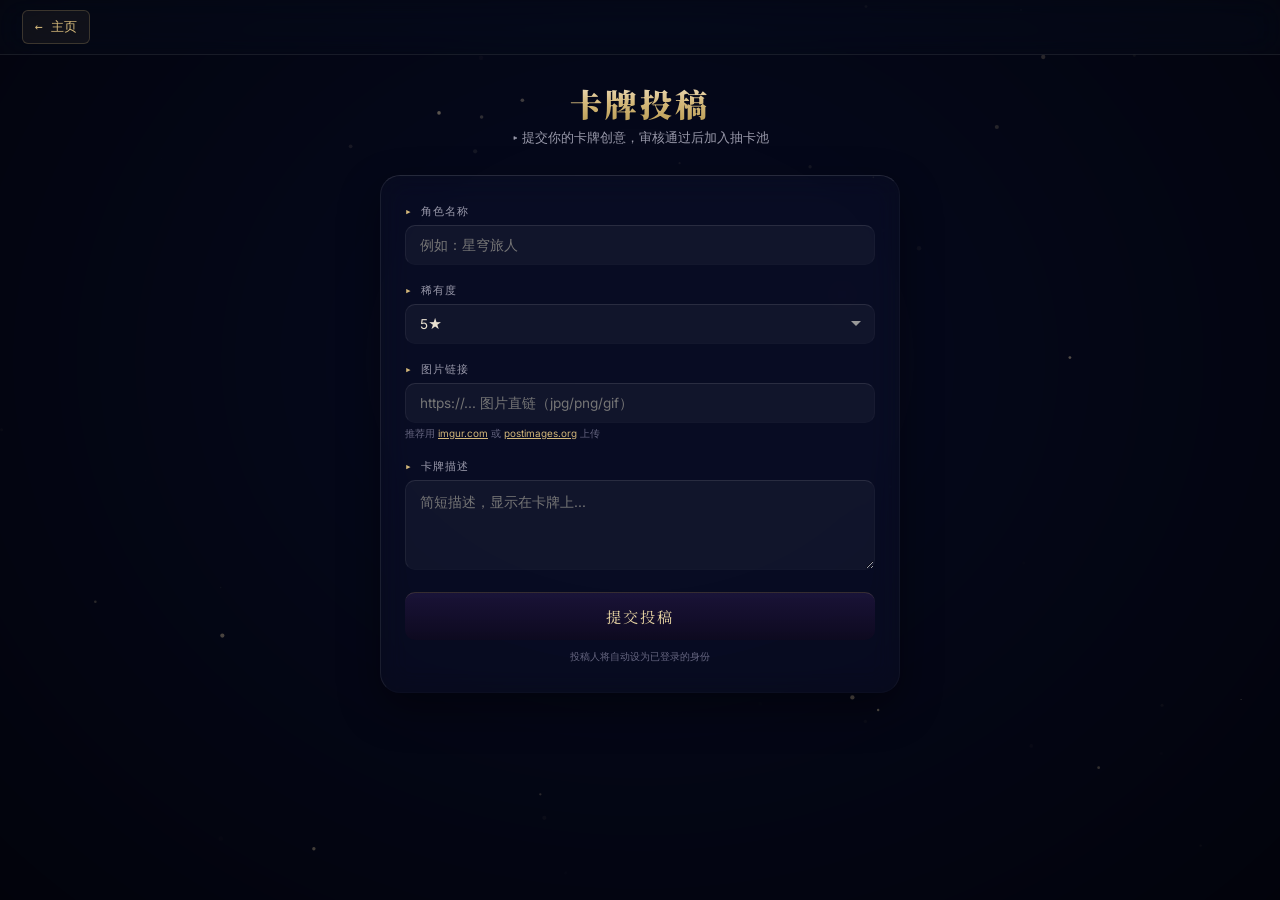
<file: submit.html>
<!DOCTYPE html>
<html lang="zh-CN">
<head>
<meta charset="UTF-8">
<meta name="viewport" content="width=device-width, initial-scale=1.0">
<title>X[SUBMIT] · xLab</title>
<link rel="preconnect" href="https://fonts.googleapis.com">
<link rel="preconnect" href="https://fonts.gstatic.com" crossorigin>
<link href="https://fonts.googleapis.com/css2?family=Noto+Serif+SC:wght@400;600;700;900&family=Inter:wght@300;400;500;600&display=swap" rel="stylesheet">
<style>
:root{
  --gold:#D4B87A;--g2:#E8D5A3;--g3:#F5E6CC;--g4:#B89A50;
  --purple:#B08FFF;--text:#E8E0D0;--t2:#9999AA;--t3:#666680;
  --ft:"Noto Serif SC","STSong","SimSun",serif;
  --fu:"Inter","PingFang SC","Microsoft YaHei",sans-serif;
}
*,*::before,*::after{margin:0;padding:0;box-sizing:border-box}
html,body{width:100%;height:100%;overflow-x:hidden}
body{
  font-family:var(--fu);background:#05081a;color:var(--text);
  -webkit-font-smoothing:antialiased;min-height:100vh;
}
canvas#starfield{position:fixed;inset:0;z-index:0;pointer-events:none}
.vignette{
  position:fixed;inset:0;z-index:1;pointer-events:none;
  background:radial-gradient(ellipse at 50% 40%,transparent 30%,rgba(0,0,0,0.55) 100%);
}

.top-bar{
  position:fixed;top:0;left:0;right:0;z-index:20;
  display:flex;align-items:center;justify-content:space-between;gap:14px;
  padding:10px 22px;
  background:rgba(8,12,22,0.42);backdrop-filter:blur(14px) saturate(140%);
  -webkit-backdrop-filter:blur(14px) saturate(140%);
  border-bottom:1px solid rgba(255,255,255,0.08);
}
.back-arrow{
  font-family:"JetBrains Mono",monospace;font-size:.82rem;
  color:var(--gold);text-decoration:none;
  display:flex;align-items:center;gap:6px;
  background:rgba(212,184,122,0.06);border:1px solid rgba(212,184,122,0.22);
  border-radius:6px;padding:7px 12px;transition:all .25s;
}
.back-arrow:hover{border-color:var(--gold);background:rgba(212,184,122,0.12)}

.page{
  position:relative;z-index:2;
  padding:80px 20px 40px;max-width:560px;margin:0 auto;
}
.page-title{
  font-family:var(--ft);font-size:2rem;font-weight:900;text-align:center;
  background:linear-gradient(180deg,var(--g3),var(--gold),var(--g4));
  -webkit-background-clip:text;-webkit-text-fill-color:transparent;background-clip:text;
  margin-bottom:4px;letter-spacing:0.1em;
}
.page-subtitle{text-align:center;font-size:0.8rem;color:var(--t2);margin-bottom:28px}

.form-card{
  border-radius:20px;padding:28px 24px;
  background:rgba(18,22,40,0.35);backdrop-filter:blur(14px) saturate(140%);
  -webkit-backdrop-filter:blur(14px) saturate(140%);
  border-top:1px solid rgba(255,255,255,0.12);
  border-left:1px solid rgba(255,255,255,0.08);
  border-right:1px solid rgba(255,255,255,0.04);
  border-bottom:1px solid rgba(255,255,255,0.02);
  box-shadow:0 16px 40px rgba(0,0,0,0.4);
}
.form-group{margin-bottom:18px}
.form-label{
  display:block;font-family:"JetBrains Mono",monospace;font-size:.7rem;
  color:var(--t2);letter-spacing:.1em;margin-bottom:6px;
}
.form-label::before{content:'▸ ';color:var(--gold)}
.form-input,.form-select,.form-textarea{
  width:100%;padding:11px 14px;border-radius:10px;
  font-family:"Inter","PingFang SC",sans-serif;font-size:.85rem;color:var(--text);
  background:rgba(255,255,255,0.04);
  border-top:1px solid rgba(255,255,255,0.10);
  border-left:1px solid rgba(255,255,255,0.06);
  border-right:1px solid rgba(255,255,255,0.03);
  border-bottom:1px solid rgba(255,255,255,0.01);
  outline:none;transition:all .3s;
}
.form-input:focus,.form-textarea:focus{
  border-top-color:rgba(212,184,122,0.35);
  box-shadow:0 0 20px rgba(212,184,122,0.08);
}
.form-select{
  cursor:pointer;appearance:none;
  background-image:url("data:image/svg+xml,%3Csvg xmlns='http://www.w3.org/2000/svg' width='12' height='12' viewBox='0 0 12 12'%3E%3Cpath d='M6 8L1 3h10z' fill='%23999'/%3E%3C/svg%3E");
  background-repeat:no-repeat;background-position:right 12px center;
}
.form-textarea{min-height:90px;resize:vertical;line-height:1.5}
.form-hint{font-size:.62rem;color:var(--t3);margin-top:4px}

.btn-submit{
  width:100%;padding:13px;border-radius:10px;border:none;cursor:pointer;
  font-family:var(--ft);font-size:.95rem;letter-spacing:2px;
  background:linear-gradient(180deg,rgba(30,22,60,0.85),rgba(14,10,32,0.95));
  color:var(--g2);transition:all .25s;position:relative;overflow:hidden;
  border-top:1px solid rgba(212,184,122,0.2);
}
.btn-submit:hover:not(:disabled){
  transform:translateY(-2px);
  box-shadow:0 0 24px rgba(212,184,122,0.25);
}
.btn-submit:disabled{opacity:.35;cursor:not-allowed}

.submit-success{
  text-align:center;padding:30px;display:none;
}
.submit-success h3{
  font-family:var(--ft);font-size:1.2rem;
  background:linear-gradient(180deg,var(--g3),var(--gold));
  -webkit-background-clip:text;-webkit-text-fill-color:transparent;background-clip:text;
  margin-bottom:8px;
}
.submit-success p{color:var(--t2);font-size:.82rem;line-height:1.6}
.submit-success a{color:var(--gold)}

@media(max-width:480px){
  .page-title{font-size:1.5rem}
  .form-card{padding:20px 16px}
}
</style>
</head>
<body>
<div id="pt-overlay" style="position:fixed;inset:0;z-index:9999;pointer-events:none;background:radial-gradient(ellipse at 50% 50%,rgba(5,8,26,0.92),rgba(2,2,12,0.98));opacity:0;transition:opacity 0.35s ease"></div>

<canvas id="starfield"></canvas>
<div class="vignette"></div>

<div class="top-bar">
  <a href="index.html" class="back-arrow">← 主页</a>
  <div></div>
  <div></div>
</div>

<main class="page">
  <h1 class="page-title">卡牌投稿</h1>
  <p class="page-subtitle">▸ 提交你的卡牌创意，审核通过后加入抽卡池</p>

  <div class="form-card" id="form-card">
    <div class="form-group">
      <label class="form-label">角色名称</label>
      <input class="form-input" id="f-name" placeholder="例如：星穹旅人" maxlength="20">
    </div>
    <div class="form-group">
      <label class="form-label">稀有度</label>
      <select class="form-select" id="f-rarity">
        <option value="3">3★</option>
        <option value="4">4★</option>
        <option value="5" selected>5★</option>
        <option value="6">6★</option>
      </select>
    </div>
    <div class="form-group">
      <label class="form-label">图片链接</label>
      <input class="form-input" id="f-image" placeholder="https://... 图片直链（jpg/png/gif）" maxlength="500">
      <p class="form-hint">推荐用 <a href="https://imgur.com" target="_blank" style="color:var(--gold)">imgur.com</a> 或 <a href="https://postimages.org" target="_blank" style="color:var(--gold)">postimages.org</a> 上传</p>
    </div>
    <div class="form-group">
      <label class="form-label">卡牌描述</label>
      <textarea class="form-textarea" id="f-desc" placeholder="简短描述，显示在卡牌上..." maxlength="200"></textarea>
    </div>
    <button class="btn-submit" id="btn-submit" onclick="doSubmit()">提交投稿</button>
    <p class="form-hint" style="text-align:center;margin-top:10px">投稿人将自动设为已登录的身份</p>
  </div>

  <div class="submit-success" id="submit-success">
    <h3>投稿成功 ✦</h3>
    <p>你的卡牌已提交审核。<br>审核通过后将加入抽卡池。</p>
    <p style="margin-top:12px"><a href="submit.html">继续投稿</a> · <a href="index.html">返回主页</a></p>
  </div>
</main>

<script>
(function(){
var c=document.getElementById('starfield');
var ctx=c.getContext('2d');
var w,h,stars=[];
function resize(){w=c.width=innerWidth;h=c.height=innerHeight}
resize();addEventListener('resize',resize);
for(var i=0;i<70;i++)stars.push({x:Math.random()*w,y:Math.random()*h,r:Math.random()*2+.4,s:Math.random()*.4+.3});
function draw(t){ctx.clearRect(0,0,w,h);stars.forEach(function(s){var tw=.5+.5*Math.sin(t*.002+s.s*10);ctx.beginPath();ctx.arc(s.x,s.y,s.r,0,Math.PI*2);ctx.fillStyle='rgba(220,200,160,'+(s.s*tw*.7)+')';ctx.fill()});requestAnimationFrame(draw)}
requestAnimationFrame(draw);
})();
</script>

<script>
var WORKER_URL='https://xlab-auth.xlab-stellarvault.workers.dev';

function doSubmit(){
  var btn=document.getElementById('btn-submit');
  var name=document.getElementById('f-name').value.trim();
  var rarity=parseInt(document.getElementById('f-rarity').value)||5;
  var img=document.getElementById('f-image').value.trim();
  var desc=document.getElementById('f-desc').value.trim();

  if(!name){alert('请填写角色名称');return}
  if(name.length<1||name.length>20){alert('角色名称1-20个字符');return}
  if(!img){alert('请填写图片链接');return}
  if(!/^https?:\/\/.+\.(jpg|jpeg|png|gif|webp)/i.test(img)){alert('图片链接需要是 jpg/png/gif/webp 直链');return}
  if(!desc){alert('请填写卡牌描述');return}

  btn.disabled=true;btn.textContent='提交中...';

  // Determine submitter identity
  var submitter='匿名';
  try{
    var gh=JSON.parse(sessionStorage.getItem('gh_user')||'null');
    if(gh&&gh.login)submitter=gh.login;
    else{
      var lp=JSON.parse(localStorage.getItem('xlab-profile')||'null');
      if(lp&&lp.name)submitter=lp.name;
    }
  }catch(e){}

  fetch(WORKER_URL+'/api/submit',{
    method:'POST',
    headers:{'Content-Type':'application/json'},
    body:JSON.stringify({name,rarity,img,desc,submitter})
  }).then(function(r){return r.json()}).then(function(data){
    if(data.ok){
      document.getElementById('form-card').style.display='none';
      document.getElementById('submit-success').style.display='block';
    }else{
      alert('投稿失败: '+(data.error||'未知错误'));
      btn.disabled=false;btn.textContent='提交投稿';
    }
  }).catch(function(e){
    alert('网络错误，请稍后重试');
    btn.disabled=false;btn.textContent='提交投稿';
  });
}
</script>

<script src="assets/page-transition.js"></script>
</body>
</html>
</file>
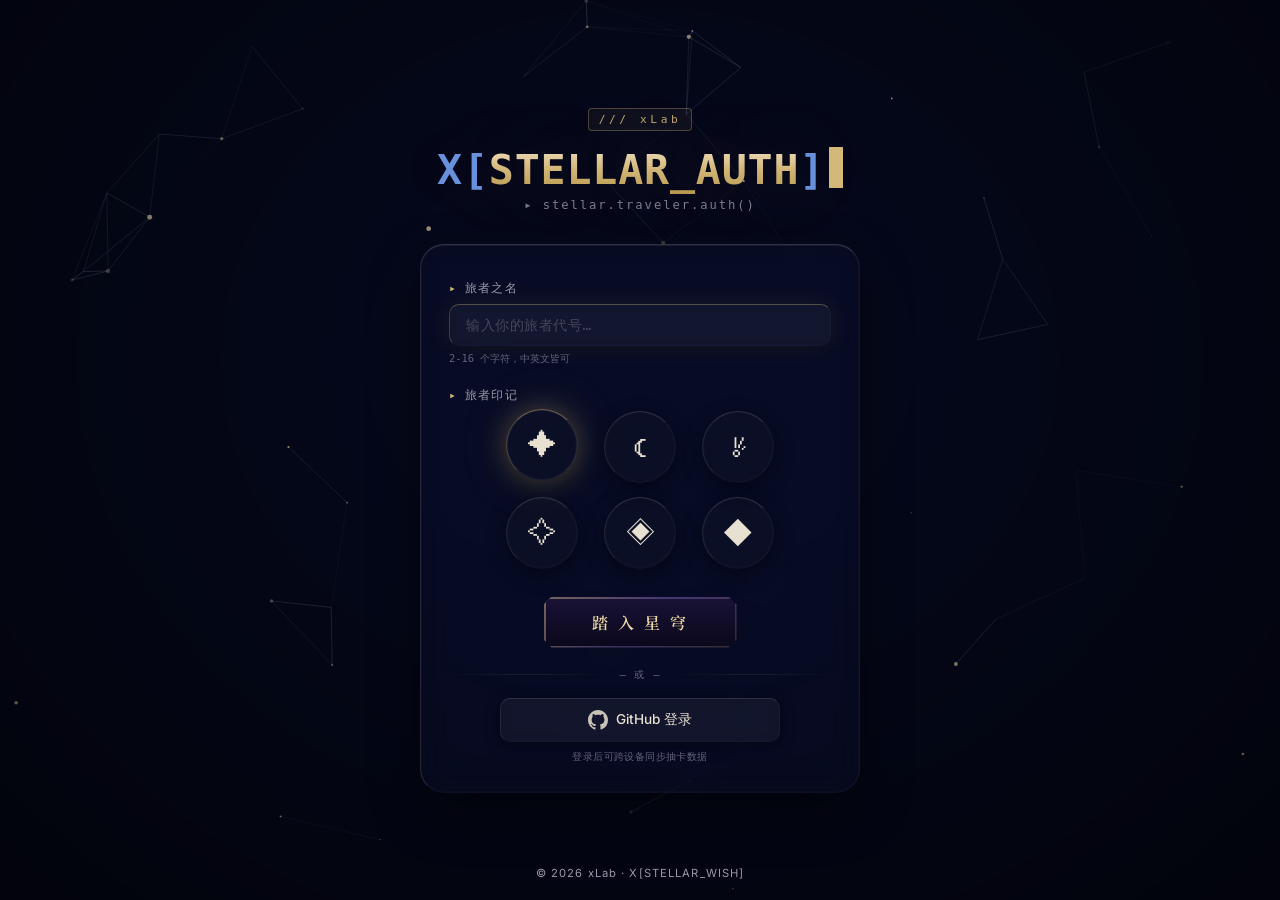
<file: wish.html>
<!DOCTYPE html>
<html lang="zh-CN">
<head>
<meta charset="UTF-8">
<meta name="viewport" content="width=device-width, initial-scale=1.0,maximum-scale=1.0,user-scalable=no">
<title>X[WISH] · xLab</title>
<link rel="preconnect" href="https://fonts.googleapis.com">
<link rel="preconnect" href="https://fonts.gstatic.com" crossorigin>
<link href="https://fonts.googleapis.com/css2?family=Noto+Serif+SC:wght@400;600;700;900&family=Inter:wght@300;400;500;600&display=swap" rel="stylesheet">
<link rel="stylesheet" href="assets/wish.css">
</head>
<body>
<!-- Page transition overlay -->
<div id="pt-overlay" style="position:fixed;inset:0;z-index:9999;pointer-events:none;background:radial-gradient(ellipse at 50% 50%,rgba(5,8,26,0.92),rgba(2,2,12,0.98));opacity:0;transition:opacity 0.35s ease"></div>

<!-- Auth guard: redirect to login if no profile -->
<script>
if(!localStorage.getItem('xlab-profile')&&!sessionStorage.getItem('gh_token')){location.replace('login.html')}
</script>

<!-- Background layers -->
<canvas id="starfield"></canvas>
<canvas id="pfx-canvas"></canvas>
<div class="central-glow"></div>
<div class="glass-blobs"><div class="glass-blob"></div><div class="glass-blob"></div><div class="glass-blob"></div></div>

<!-- Full-screen effects layers -->
<div id="fullscreen-flash"></div>

<!-- Main App -->
<div id="app">
  <!-- TOP BAR -->
  <div class="top-bar">
    <div class="top-left">
      <button class="back-arrow" title="返回" onclick="location.href='index.html'">←</button>
      <a class="traveler-badge" id="top-traveler" href="login.html" title="旅者档案">
        <span class="tb-avatar" id="tb-avatar">✦</span>
        <span class="tb-name" id="tb-name">旅者</span>
      </a>
      <div class="brand-icon"></div>
      <span class="banner-name" id="banner-name">角色活动祈愿</span>
    </div>
    <div class="top-right">
      <div class="top-pity" id="top-pity" title="保底进度">
        <div class="pp-block"><span class="pp-label">5★</span><span class="pp-num s5" id="tp-rem">90</span></div>
        <span class="pp-sep">·</span>
        <div class="pp-block"><span class="pp-label">6★</span><span class="pp-num s6" id="tp-6-rem">300</span></div>
      </div>
      <div class="res-card" id="stardust-card">
        <div class="res-icon" style="background:radial-gradient(circle at 40% 40%,#ffd080,#8a5a20);box-shadow:0 0 6px rgba(212,184,122,0.5)"></div>
        <span class="res-num" id="stardust-num">0</span>
        <span class="res-label">星辉</span>
      </div>
      <div class="res-card">
        <div class="res-icon"></div>
        <span class="res-num" id="fate-num">25</span>
        <span class="res-label" id="fate-label">纠缠之缘</span>
      </div>
      <button class="btn-exchange" id="btn-exchange">星辉兑换</button>
      <button class="icon-minigame" id="btn-minigame" title="锤子游戏">🔨</button>
      <button class="icon-mute" id="btn-mute" title="音效">🔊</button>
    </div>
  </div>

  <!-- BANNER RIBBON -->
  <div class="banner-ribbon" id="banner-ribbon">
    <div class="br-left">
      <span class="br-tag" id="br-tag">EVENT</span>
      <span class="br-name" id="br-name">期次 <b>—</b> · <b id="br-banner">—</b></span>
    </div>
    <div class="br-timer">
      <span>剩余</span>
      <span class="br-timer-num" id="br-timer-num">--d --h --m</span>
      <div class="br-bar"><div class="br-bar-fill" id="br-bar-fill" style="width:0%"></div></div>
    </div>
  </div>

  <!-- MOBILE TABS -->
  <div class="mobile-tabs" id="mobile-tabs" role="tablist"></div>

  <!-- MAIN -->
  <div class="main-area">
    <!-- SIDEBAR -->
    <div class="sidebar" id="sidebar" role="tablist"></div>

    <!-- CENTER -->
    <div class="center-stage" id="center-stage">
      <div class="sacred-rings">
        <div class="sacred-ring r1"></div>
        <div class="sacred-ring r2"></div>
        <div class="sacred-ring r3"></div>
        <div class="sacred-ring r4"></div>
      </div>
      <div class="splash-wrap" id="splash-wrap">
        <!-- Large semi-transparent background filling horizontal space -->
        <div class="splash-bg" id="splash-bg">
          <img class="splash-bg-img" id="splash-bg-img" src="" alt="" />
        </div>
        <!-- Main opaque center image -->
        <div class="splash-frame" id="splash-frame">
          <div class="splash-glow-bottom"></div>
          <img class="splash-img" id="splash-img" src="" alt="卡池封面" />
          <div class="splash-dual" id="splash-dual" style="display:none">
            <img class="splash-img-dual splash-img-dual-l" id="splash-dual-l" src="" alt="" />
            <img class="splash-img-dual splash-img-dual-r" id="splash-dual-r" src="" alt="" />
          </div>
          <div class="ambient-particles" id="ambient-particles"></div>
        </div>
        <!-- 4★ UP minis bottom-right -->
        <div class="up4-corner" id="up4-corner"></div>
        <div class="banner-title-glow" id="banner-title-glow"></div>
        <div class="up-char-info" id="up-char-info">
          <span class="up-char-name" id="up-char-name"></span>
          <span class="up-char-stars" id="up-char-stars"></span>
          <p class="up-char-desc" id="up-char-desc"></p>
        </div>
      </div>
    </div>

    <!-- RIGHT FLOATS -->
    <div class="right-floats">
      <button class="float-orb" id="btn-details" aria-label="详情" title="详情">?</button>
      <button class="float-orb" id="btn-history" aria-label="历史记录" title="历史记录">📋</button>
    </div>
  </div>

  <!-- BOTTOM BAR -->
  <div class="bottom-bar">
    <div class="bb-status" id="bb-status">
      <span><span class="bb-key">▸ session</span> <span class="bb-val" id="bb-session">0</span></span>
      <span class="bb-sep">|</span>
      <span><span class="bb-key">total</span> <span class="bb-val" id="bb-total">0</span></span>
      <span class="bb-sep">|</span>
      <span><span class="bb-key">5★</span> <span class="bb-val" id="bb-5star">0</span></span>
    </div>
    <button class="btn-wish" id="btn-single">
      <span class="sweep"></span><span class="fate-dot"></span>wish --pulls=1
    </button>
    <div class="btn-wish-wrap">
      <div class="pity-pill" id="pity-pill"><span class="pity-ring" id="pity-ring"><svg viewBox="0 0 36 36"><circle class="pr-bg" cx="18" cy="18" r="15"></circle><circle class="pr-fg" cx="18" cy="18" r="15" stroke-dasharray="94.25" stroke-dashoffset="0"></circle></svg></span>pity[5★] <span class="pity-num" id="pity-rem">90</span> · pity[6★] <span class="pity-num" id="pity-6-rem">300</span></div>
      <button class="btn-wish btn-wish-x10" id="btn-ten">
        <span class="sweep"></span><span class="fate-dot"></span>wish --pulls=10
      </button>
    </div>
  </div>
</div>

<!-- DETAILS PANEL -->
<div id="details-overlay"></div>
<div id="details-panel" role="dialog" aria-label="详情" aria-modal="true">
  <div class="details-hdr">
    <h3 id="d-title">卡池详情</h3>
    <button class="details-close" id="details-close">✕</button>
  </div>
  <div class="details-inner">
    <div class="details-sec"><h4>UP 物品</h4><div id="d-up-list"></div></div>
    <div class="details-sec">
      <h4>概率说明</h4>
      <table class="prob-table">
        <tr><td>5★ 基础概率</td><td class="gold">0.60%</td></tr>
        <tr><td>含保底综合概率</td><td class="gold">1.60%</td></tr>
        <tr><td>4★ 基础概率</td><td class="purple">5.10%</td></tr>
        <tr><td>4★ 含保底综合</td><td class="purple">13.00%</td></tr>
        <tr><td>5★ 保底</td><td>90抽必出</td></tr>
        <tr><td>4★ 保底</td><td>10抽必出</td></tr>
        <tr><td>6★ 保底</td><td class="gold">300抽必出（5★触发）</td></tr>
      </table>
      <div class="prob-note">* 累计 73 抽起，每抽 5★ 基础概率 +6%。<br>* 4★ 物品有 50% 几率为本期 UP 物品。<br>* 抽出 5★ 时有 20% 概率额外掉落 6★，300 抽保底。</div>
    </div>
    <div class="details-sec"><h4>祈愿记录</h4><div class="hist-list" id="d-hist"></div></div>
  </div>
</div>
<!-- ▼ MINIGAME OVERLAY -->
<div id="minigame-overlay">
  <div class="mg-top-bar">
    <span class="mg-timer" id="mg-timer">⏱ 15s</span>
    <span class="mg-score-display">获得 <span id="mg-earned">0</span> 纠缠之缘</span>
    <button class="mg-close-btn" id="mg-close">✕</button>
  </div>
  <div class="mg-play-area" id="mg-play-area">
    <div class="mg-character" id="mg-character">
      <img id="mg-char-img" src="" alt="" onerror="this.style.display='none'" />
    </div>
    <div class="mg-gameover" id="mg-gameover">
      <h2>时间到！</h2>
      <div class="mg-total">获得 <span id="mg-total">0</span> 纠缠之缘</div>
      <button class="mg-btn-replay" id="mg-replay">再来一次</button>
    </div>
  </div>
</div>
<div id="mg-hammer">🔨</div>

<!-- Game choice dialog -->
<div class="game-choice-overlay" id="game-choice-overlay">
  <div class="game-choice-card">
    <h3>— 选择挑战 —</h3>
    <button class="game-choice-btn hammer" id="btn-choice-hammer">🔨 打地鼠 · 15秒</button>
    <button class="game-choice-btn quiz" id="btn-choice-quiz">📝 答题挑战 · 10题</button>
    <button class="game-choice-close" id="btn-choice-close">取消</button>
  </div>
</div>

<!-- Quiz overlay -->
<div id="quiz-overlay">
  <div class="quiz-top-bar">
    <span class="quiz-progress" id="quiz-progress">第 1/10 题</span>
    <span class="quiz-score" id="quiz-score">得分: 0</span>
    <button class="quiz-close-btn" id="quiz-close">✕</button>
  </div>
  <div class="quiz-body" id="quiz-body">
    <!-- Filled by JS -->
  </div>
</div>

<!-- Stardust Shop overlay -->
<div id="shop-overlay">
  <div class="shop-panel" id="shop-panel">
    <div class="shop-hdr">
      <h3>— 星辉兑换 —</h3>
      <button class="shop-close" id="shop-close">✕</button>
    </div>
    <div class="shop-body">
      <div class="shop-balance">当前星辉：<b id="shop-balance-num">0</b></div>
      <div class="shop-items" id="shop-items">
        <!-- Filled by JS -->
      </div>
      <p class="shop-note">※ 抽取重复角色自动获得星辉：3★=15 / 4★=120 / 5★=720 / 6★=1500</p>
    </div>
  </div>
</div>

<!-- ▼ FULLSCREEN WISH ANIMATION STAGE -->
<div id="wish-stage">
  <!-- Stargate -->
  <div class="stargate" id="stargate">
    <div class="stargate-core"></div>
    <div class="stargate-ring gr4"></div>
    <div class="stargate-ring gr3"></div>
    <div class="stargate-ring gr2"></div>
    <div class="stargate-ring gr1"></div>
  </div>
  <!-- Meteor + trail -->
  <div class="meteor-trail" id="meteor-trail"></div>
  <div class="meteor" id="meteor"></div>
  <!-- Impact flash + shockwaves -->
  <div class="impact-flash" id="impact-flash"></div>
  <div class="shockwave" id="shockwave-1"></div>
  <div class="shockwave" id="shockwave-2" style="animation-delay:0.15s"></div>
</div>

<!-- Lens flare + light pillar (5-star only, on top) -->
<div class="lens-flare" id="lens-flare"></div>
<div class="light-pillar" id="light-pillar"></div>

<!-- ▼ GEEK FX LAYERS -->
<div class="wormhole" id="wormhole"></div>
<div class="chroma" id="chroma"></div>
<div class="god-mode" id="god-mode">
  <div class="god-crack"></div>
  <div class="god-glitch"></div>
  <div class="god-text">CREATOR · GOD</div>
</div>
<div class="pity-edge-pulse" id="pity-edge"></div>

<!-- ▼ CARD REVEAL STAGE -->
<div id="card-stage">
  <div class="card-deck" id="card-deck"></div>
</div>

<!-- Result controls -->
<div class="result-controls" id="result-controls">
  <button class="btn-result" id="btn-again">再次祈愿 [R]</button>
  <button class="btn-result primary" id="btn-confirm">确认 [Enter]</button>
</div>
<button class="btn-skip" id="btn-skip">skip »</button>

<script src="assets/quiz-bank.js"></script>
<script src="assets/sync.js"></script>
<script src="assets/wish.js"></script>
<script>
/* [LAYOUT] Banner ribbon countdown — 30-day rotating cycle (cosmetic) */
(function(){
  function fmt(){
    const num=document.getElementById('br-timer-num');
    const fill=document.getElementById('br-bar-fill');
    if(!num||!fill) return;
    const PERIOD=30*86400*1000;
    const t0=parseInt(localStorage.getItem('xlab-first-visit')||Date.now(),10);
    const elapsed=(Date.now()-t0)%PERIOD;
    const remain=PERIOD-elapsed;
    const d=Math.floor(remain/86400000);
    const h=Math.floor(remain%86400000/3600000);
    const m=Math.floor(remain%3600000/60000);
    num.textContent=d+'d '+String(h).padStart(2,'0')+'h '+String(m).padStart(2,'0')+'m';
    fill.style.width=(elapsed/PERIOD*100).toFixed(1)+'%';
  }
  fmt(); setInterval(fmt,30000);
})();
</script>
<script src="assets/xlab-gl.js"></script>
<script src="assets/wish-bg.js"></script>
<script src="assets/wish-cinema.js"></script>
<script src="assets/geek.js"></script>
<script src="assets/page-transition.js"></script>
</body>
</html>
</file>
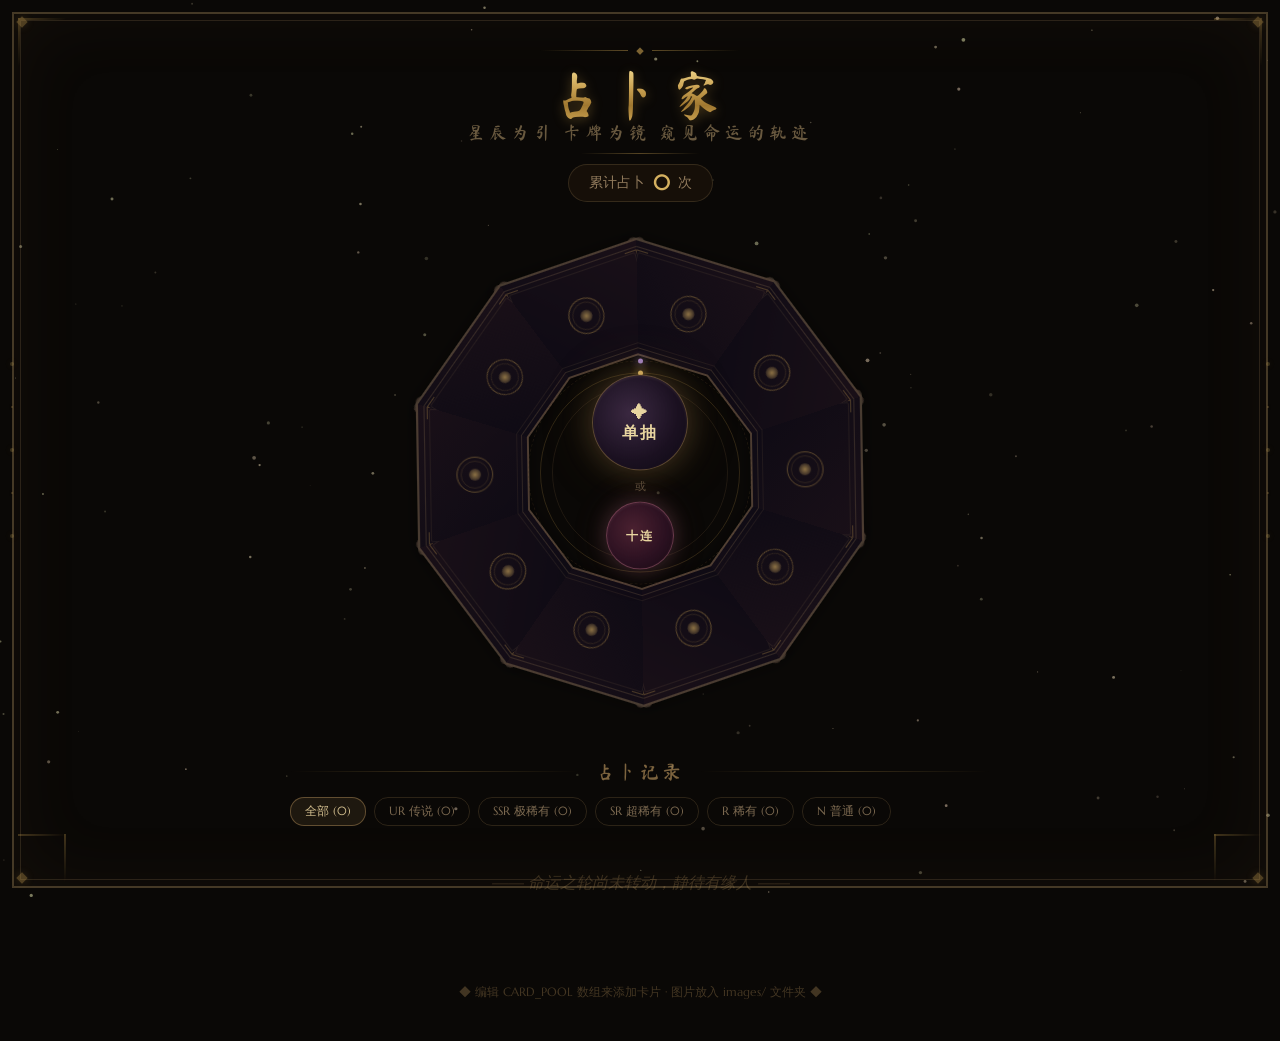
<file: CSXUYI.github.io-main/gacha.html>
<!DOCTYPE html>
<html lang="zh-CN">
<head>
<meta charset="UTF-8">
<meta name="viewport" content="width=device-width, initial-scale=1.0">
<title>占卜家</title>
<link rel="preconnect" href="https://fonts.googleapis.com">
<link rel="preconnect" href="https://fonts.gstatic.com" crossorigin>
<link href="https://fonts.googleapis.com/css2?family=Ma+Shan+Zheng&family=Marcellus&display=swap" rel="stylesheet">
<style>
/* ===== Reset & Base ===== */
*,*::before,*::after{margin:0;padding:0;box-sizing:border-box}
body{
  font-family:"Marcellus","Georgia","Times New Roman","Songti SC",serif;
  background:#0a0806;
  overflow-x:hidden;
  color:#d4c5a0;
  min-height:100vh;
}

/* ===== Page Border (Tarot Frame) ===== */
#page-frame{
  position:fixed;
  inset:12px;
  z-index:0;
  pointer-events:none;
  border:2px solid rgba(180,150,100,0.35);
  box-shadow:inset 0 0 80px rgba(180,140,80,0.06);
}
#page-frame::before{
  content:"";
  position:absolute;
  inset:6px;
  border:1px solid rgba(180,150,100,0.18);
}

/* Corner ornaments */
.corner{
  position:fixed;
  z-index:1;
  pointer-events:none;
  width:48px;
  height:48px;
  opacity:0.5;
}
.corner::before,.corner::after{
  content:"";
  position:absolute;
  background:linear-gradient(135deg,rgba(200,160,80,0.6),transparent);
}
.corner-tl{top:18px;left:18px}
.corner-tr{top:18px;right:18px}
.corner-bl{bottom:18px;left:18px}
.corner-br{bottom:18px;right:18px}
.corner-tl::before,.corner-br::before{top:0;left:0;width:100%;height:2px}
.corner-tl::after,.corner-br::after{top:0;left:0;width:2px;height:100%}
.corner-tr::before,.corner-bl::before{top:0;right:0;width:100%;height:2px}
.corner-tr::after,.corner-bl::after{top:0;right:0;width:2px;height:100%}

/* Corner diamonds */
.corner-diamond{
  position:absolute;
  width:8px;height:8px;
  background:rgba(200,160,80,0.7);
  transform:rotate(45deg);
  box-shadow:0 0 8px rgba(200,160,80,0.4);
}
.corner-tl .corner-diamond{top:0;left:0}
.corner-tr .corner-diamond{top:0;right:0}
.corner-bl .corner-diamond{bottom:0;left:0}
.corner-br .corner-diamond{bottom:0;right:0}

/* Side ornaments - filigree dots */
.side-ornament{
  position:fixed;
  z-index:1;
  pointer-events:none;
  display:flex;
  flex-direction:column;
  align-items:center;
  gap:40px;
  opacity:0.25;
}
.side-left{left:10px;top:50%;transform:translateY(-50%)}
.side-right{right:10px;top:50%;transform:translateY(-50%)}
.side-dot{
  width:4px;height:4px;
  border-radius:50%;
  background:#c8a85a;
  box-shadow:0 0 6px rgba(200,160,80,0.5);
}
.side-dot.small{width:2px;height:2px}

/* Border shimmer animation */
@keyframes border-shimmer{
  0%{background-position:0% 0%}
  100%{background-position:200% 0%}
}
@keyframes frame-glow{
  0%,100%{box-shadow:inset 0 0 80px rgba(180,140,80,0.06),0 0 20px rgba(200,160,80,0.05)}
  50%{box-shadow:inset 0 0 80px rgba(180,140,80,0.1),0 0 30px rgba(200,160,80,0.1)}
}
@keyframes diamond-pulse{
  0%,100%{transform:rotate(45deg) scale(1);opacity:0.7}
  50%{transform:rotate(45deg) scale(1.4);opacity:1}
}
@keyframes side-dot-glow{
  0%,100%{opacity:0.2}
  50%{opacity:0.45}
}
#page-frame{
  animation:frame-glow 4s ease-in-out infinite;
}
.corner-diamond{
  animation:diamond-pulse 3s ease-in-out infinite;
}
.corner-tl .corner-diamond{animation-delay:0s}
.corner-tr .corner-diamond{animation-delay:0.75s}
.corner-bl .corner-diamond{animation-delay:1.5s}
.corner-br .corner-diamond{animation-delay:2.25s}
.side-ornament{animation:side-dot-glow 4s ease-in-out infinite}
.side-left{animation-delay:0s}
.side-right{animation-delay:2s}

/* ===== Starfield Canvas ===== */
#starfield{
  position:fixed;
  inset:0;
  z-index:0;
  pointer-events:none;
}

/* ===== Particle Canvas ===== */
#particles{
  position:fixed;
  inset:0;
  z-index:10;
  pointer-events:none;
}

/* ===== Main App ===== */
#app{
  position:relative;
  z-index:2;
  display:flex;
  flex-direction:column;
  align-items:center;
  min-height:100vh;
  padding:20px;
}

/* ===== Header ===== */
header{
  text-align:center;
  padding:30px 0 10px;
  position:relative;
}
/* Decorative line above title */
.header-ornament-top{
  width:200px;
  height:1px;
  margin:0 auto 16px;
  background:linear-gradient(90deg,transparent,rgba(200,160,80,0.5),transparent);
  position:relative;
}
.header-ornament-top::after{
  content:"◆";
  position:absolute;
  top:50%;left:50%;
  transform:translate(-50%,-50%);
  font-size:0.5rem;
  color:rgba(200,160,80,0.6);
  background:#0a0806;
  padding:0 8px;
}
header h1{
  font-family:"Ma Shan Zheng","STKaiti","KaiTi",cursive;
  font-size:3.4rem;
  font-weight:400;
  background:linear-gradient(180deg,#f0d78c 0%,#c8a050 40%,#a07830 70%,#c8a050 100%);
  -webkit-background-clip:text;
  -webkit-text-fill-color:transparent;
  background-clip:text;
  filter:drop-shadow(0 2px 6px rgba(180,140,60,0.4));
  margin-bottom:2px;
  letter-spacing:6px;
}
header .subtitle{
  font-family:"Ma Shan Zheng","STKaiti","KaiTi",cursive;
  font-size:1.1rem;
  color:rgba(200,170,120,0.5);
  letter-spacing:4px;
}
/* Decorative line below subtitle */
.header-ornament-bottom{
  width:120px;
  height:1px;
  margin:12px auto 0;
  background:linear-gradient(90deg,transparent,rgba(200,160,80,0.4),transparent);
}

/* ===== Draw Counter ===== */
#draw-counter{
  position:relative;
  z-index:3;
  display:inline-flex;
  align-items:center;
  gap:8px;
  background:rgba(30,20,10,0.6);
  border:1px solid rgba(180,150,100,0.2);
  border-radius:20px;
  padding:5px 20px;
  font-size:0.85rem;
  color:rgba(200,170,130,0.7);
  margin-bottom:10px;
}
#draw-counter .cnt{
  font-size:1.3rem;
  font-weight:700;
  color:#d4b060;
}

/* ===== Scene Area ===== */
#scene-wrapper{
  position:relative;
  width:520px;
  height:520px;
  margin:0 auto;
  z-index:2;
}
#scene{
  width:100%;
  height:100%;
  perspective:800px;
  perspective-origin:50% 45%;
  display:flex;
  align-items:center;
  justify-content:center;
}

/* Ring container */
#ring{
  position:relative;
  width:440px;
  height:440px;
  transform-style:preserve-3d;
  will-change:transform;
}

/* Individual card slot in the ring */
.card-slot{
  position:absolute;
  top:50%;left:50%;
  width:110px;
  height:154px;
  margin-left:-55px;
  margin-top:-77px;
  transform-style:preserve-3d;
  transition:filter 0.5s,box-shadow 0.5s;
  border-radius:6px;
}
.card-slot.highlight{
  filter:brightness(1.6);
  z-index:5;
}

/* Card Back - Tarot Style */
.card-slot .slot-back{
  position:absolute;
  inset:0;
  border-radius:6px;
  backface-visibility:hidden;
  background:linear-gradient(135deg,#1a1018,#0d0a14);
  border:2px solid rgba(180,150,100,0.35);
  display:flex;
  align-items:center;
  justify-content:center;
  overflow:hidden;
  box-shadow:0 4px 20px rgba(0,0,0,0.5);
}
/* Outer frame on card back */
.card-slot .slot-back::before{
  content:"";
  position:absolute;
  inset:5px;
  border-radius:3px;
  border:1px solid rgba(180,150,100,0.2);
}
/* Inner frame */
.card-slot .slot-back::after{
  content:"";
  position:absolute;
  inset:10px;
  border-radius:2px;
  border:1px solid rgba(180,150,100,0.1);
}
/* Tarot eye/sun symbol */
.slot-symbol{
  position:relative;
  z-index:1;
  width:36px;
  height:36px;
  border-radius:50%;
  border:1.5px solid rgba(200,160,80,0.4);
  display:flex;
  align-items:center;
  justify-content:center;
}
.slot-symbol::before{
  content:"";
  width:12px;height:12px;
  border-radius:50%;
  background:radial-gradient(circle,rgba(220,180,100,0.6),transparent);
}
.slot-symbol::after{
  content:"";
  position:absolute;
  width:28px;height:28px;
  border-radius:50%;
  border:1px solid rgba(200,160,80,0.15);
}
/* Tarot corner marks */
.slot-corners{
  position:absolute;
  inset:0;
  z-index:1;
  pointer-events:none;
}
.slot-corner{
  position:absolute;
  width:12px;height:12px;
  border-color:rgba(200,160,80,0.3);
  border-style:solid;
  border-width:0;
}
.slot-corner.tl{top:8px;left:8px;border-top-width:1px;border-left-width:1px}
.slot-corner.tr{top:8px;right:8px;border-top-width:1px;border-right-width:1px}
.slot-corner.bl{bottom:8px;left:8px;border-bottom-width:1px;border-left-width:1px}
.slot-corner.br{bottom:8px;right:8px;border-bottom-width:1px;border-right-width:1px}

/* Rarity glow on slot */
.card-slot .slot-glow{
  position:absolute;
  inset:-6px;
  border-radius:10px;
  opacity:0;
  transition:opacity 0.5s;
  pointer-events:none;
  z-index:-1;
}
.card-slot.highlight .slot-glow{opacity:1}

/* ===== Center Button Zone ===== */
#btn-zone{
  position:absolute;
  top:50%;left:50%;
  transform:translate(-50%,-50%);
  z-index:20;
  display:flex;
  flex-direction:column;
  align-items:center;
  gap:8px;
}

/* Magic circles */
.magic-ring{
  position:absolute;
  border-radius:50%;
  border:1px solid rgba(200,160,80,0.18);
  top:50%;left:50%;
  transform:translate(-50%,-50%);
  pointer-events:none;
}
.magic-ring.r1{
  width:200px;height:200px;
  animation:spin-ring 15s linear infinite;
  border-color:rgba(200,160,80,0.2);
}
.magic-ring.r2{
  width:224px;height:224px;
  animation:spin-ring 22s linear infinite reverse;
  border-style:dashed;
  border-color:rgba(180,140,80,0.12);
}
.magic-ring.r3{
  width:176px;height:176px;
  animation:spin-ring 10s linear infinite;
  border-color:rgba(220,180,120,0.1);
}
@keyframes spin-ring{to{transform:translate(-50%,-50%) rotate(360deg)}}

/* Runic dots on magic rings */
.magic-ring::before{
  content:"";
  position:absolute;
  width:5px;height:5px;
  border-radius:50%;
  background:#d4b060;
  box-shadow:0 0 8px #d4b060,0 0 16px rgba(200,160,80,0.5);
  top:-2.5px;left:50%;
  margin-left:-2.5px;
}
.magic-ring.r2::before{
  background:#a080c0;
  box-shadow:0 0 8px #a080c0,0 0 16px rgba(160,128,192,0.4);
}

/* Draw buttons */
.btn-draw{
  position:relative;
  z-index:2;
  border-radius:50%;
  border:1.5px solid rgba(200,160,80,0.4);
  cursor:pointer;
  font-weight:700;
  color:#e8d5a0;
  transition:transform 0.15s,box-shadow 0.15s;
  outline:none;
  letter-spacing:2px;
  font-family:"Marcellus","Georgia",serif;
}
.btn-draw:hover:not(:disabled){transform:scale(1.08)}
.btn-draw:active:not(:disabled){transform:scale(0.94)}
.btn-draw:disabled{opacity:0.4;cursor:not-allowed}

#btn-single{
  width:96px;height:96px;
  font-size:1rem;
  background:radial-gradient(circle at 40% 40%,#3a2840,#1a1020 60%,#0d0812);
  box-shadow:0 0 30px rgba(180,140,80,0.3),0 0 60px rgba(160,120,60,0.15),inset 0 1px 3px rgba(255,220,180,0.1);
}
#btn-single:hover:not(:disabled){
  box-shadow:0 0 40px rgba(200,160,80,0.5),0 0 80px rgba(180,140,80,0.25),inset 0 1px 3px rgba(255,220,180,0.15);
}

#btn-ten{
  width:68px;height:68px;
  font-size:0.78rem;
  background:radial-gradient(circle at 40% 40%,#4a2030,#2a1020 60%,#150810);
  border-color:rgba(200,120,140,0.4);
  box-shadow:0 0 20px rgba(200,120,140,0.25),0 0 40px rgba(180,100,120,0.12),inset 0 1px 3px rgba(255,200,200,0.1);
}
#btn-ten:hover:not(:disabled){
  box-shadow:0 0 30px rgba(220,140,160,0.4),0 0 60px rgba(200,120,140,0.2),inset 0 1px 3px rgba(255,200,200,0.15);
}

.btn-label{
  font-size:0.7rem;
  color:rgba(200,170,130,0.4);
  text-align:center;
  position:relative;
  z-index:2;
  font-family:"Marcellus","Georgia",serif;
}

/* ===== Result Overlay ===== */
#result-overlay{
  position:fixed;
  inset:0;
  z-index:50;
  display:flex;
  flex-direction:column;
  align-items:center;
  justify-content:center;
  pointer-events:none;
  opacity:0;
  transition:opacity 0.3s;
  background:rgba(5,3,2,0.75);
  padding:60px 20px;
  overflow-y:auto;
}
#result-overlay.active{
  opacity:1;
  pointer-events:auto;
}

/* Grid container for result cards */
#result-grid{
  display:flex;
  flex-wrap:wrap;
  gap:18px;
  justify-content:center;
  align-items:flex-start;
  max-width:900px;
  width:100%;
}
/* Single card mode: center a large card */
#result-grid.single{justify-content:center}
#result-grid.single .result-card-wrap{width:240px}
#result-grid.multi{justify-content:center}

/* Each card wrapper */
.result-card-wrap{
  width:140px;
  perspective:800px;
  animation:result-card-in 0.5s cubic-bezier(0.34,1.56,0.64,1) both;
}
#result-grid.single .result-card-wrap{animation-delay:0s}
#result-grid.multi .result-card-wrap:nth-child(1){animation-delay:0s}
#result-grid.multi .result-card-wrap:nth-child(2){animation-delay:0.05s}
#result-grid.multi .result-card-wrap:nth-child(3){animation-delay:0.1s}
#result-grid.multi .result-card-wrap:nth-child(4){animation-delay:0.15s}
#result-grid.multi .result-card-wrap:nth-child(5){animation-delay:0.2s}
#result-grid.multi .result-card-wrap:nth-child(6){animation-delay:0.08s}
#result-grid.multi .result-card-wrap:nth-child(7){animation-delay:0.13s}
#result-grid.multi .result-card-wrap:nth-child(8){animation-delay:0.18s}
#result-grid.multi .result-card-wrap:nth-child(9){animation-delay:0.23s}
#result-grid.multi .result-card-wrap:nth-child(10){animation-delay:0.28s}
@keyframes result-card-in{
  from{opacity:0;transform:translateY(40px) scale(0.6)}
  to{opacity:1;transform:translateY(0) scale(1)}
}

/* Inner flip container */
.result-card-inner{
  position:relative;
  width:100%;
  aspect-ratio:3/4;
  transform-style:preserve-3d;
  transition:transform 0.7s cubic-bezier(0.4,0,0.2,1);
}
.result-card-inner.flipped{transform:rotateY(180deg)}

/* Card faces */
.result-face{
  position:absolute;
  inset:0;
  backface-visibility:hidden;
  border-radius:10px;
  overflow:hidden;
  display:flex;
  flex-direction:column;
  align-items:center;
}

/* Back face - tarot design */
.result-face-back{
  background:linear-gradient(135deg,#1a1018,#0d0a14);
  border:2px solid rgba(200,160,80,0.4);
  display:flex;
  align-items:center;
  justify-content:center;
  box-shadow:0 6px 30px rgba(0,0,0,0.5);
}
.result-back-inner{text-align:center}
.result-back-symbol{
  width:40px;height:40px;
  margin:0 auto 10px;
  border-radius:50%;
  border:1.5px solid rgba(200,160,80,0.45);
  display:flex;
  align-items:center;
  justify-content:center;
  position:relative;
}
.result-back-symbol::before{
  content:"";
  width:14px;height:14px;
  border-radius:50%;
  background:radial-gradient(circle,rgba(220,180,100,0.7),transparent);
}
.result-back-symbol::after{
  content:"";
  position:absolute;
  width:32px;height:32px;
  border-radius:50%;
  border:1px solid rgba(200,160,80,0.2);
}
.result-back-text{
  color:rgba(200,160,80,0.5);
  font-size:0.65rem;
  letter-spacing:2px;
}

/* Front face */
.result-face-front{
  transform:rotateY(180deg);
  background:#1a1a2e;
  border:2px solid #555;
  padding:10px;
  text-align:center;
}
.result-img-area{
  flex:1;
  width:100%;
  border-radius:6px;
  display:flex;
  align-items:center;
  justify-content:center;
  margin-bottom:8px;
  min-height:0;
  overflow:hidden;
}
.result-img-area img{
  width:100%;height:100%;object-fit:cover;border-radius:6px;
}
.result-emoji{font-size:3rem}
#result-grid.single .result-emoji{font-size:5rem}

.result-card-name{
  font-weight:700;
  font-size:0.82rem;
  margin-bottom:2px;
  font-family:"Marcellus","Georgia",serif;
  white-space:nowrap;
  overflow:hidden;
  text-overflow:ellipsis;
  max-width:100%;
}
#result-grid.single .result-card-name{font-size:1.15rem}

.result-card-desc{
  font-size:0.65rem;
  color:rgba(200,180,150,0.7);
  line-height:1.3;
  display:-webkit-box;
  -webkit-line-clamp:2;
  -webkit-box-orient:vertical;
  overflow:hidden;
}
#result-grid.single .result-card-desc{font-size:0.8rem;-webkit-line-clamp:3}

.result-rarity-badge{
  position:absolute;
  top:8px;right:8px;
  font-size:0.6rem;
  font-weight:700;
  padding:2px 7px;
  border-radius:8px;
  z-index:2;
  letter-spacing:1px;
  font-family:"Marcellus","Georgia",serif;
}
#result-grid.single .result-rarity-badge{font-size:0.72rem;padding:3px 10px}

/* Rarity styles */
.res-N{border-color:#555;background:linear-gradient(180deg,#222,#1a1a1a)}.res-N .result-img-area{background:linear-gradient(135deg,#333,#444)}.res-N .result-card-name{color:#999}
.res-R{border-color:#3a7bc8;background:linear-gradient(180deg,#0d1a2e,#151520);box-shadow:0 0 16px rgba(58,123,200,0.25)}.res-R .result-img-area{background:linear-gradient(135deg,#0a2a50,#154878)}.res-R .result-card-name{color:#6098d8}
.res-SR{border-color:#8b5cb8;background:linear-gradient(180deg,#1a0e28,#18151e);box-shadow:0 0 20px rgba(139,92,184,0.3)}.res-SR .result-img-area{background:linear-gradient(135deg,#2a1050,#4a2080)}.res-SR .result-card-name{color:#b890d8}
.res-SSR{border-color:#c8a040;background:linear-gradient(180deg,#1f1508,#18100a);box-shadow:0 0 26px rgba(200,160,64,0.4)}.res-SSR .result-img-area{background:linear-gradient(135deg,#3a2810,#5a4020)}.res-SSR .result-card-name{color:#d4b860}
.res-UR{
  border:2px solid transparent;
  background:linear-gradient(180deg,#150828,#0a0510);
  box-shadow:0 0 32px rgba(200,140,220,0.5),0 0 64px rgba(160,100,200,0.25);
}
.res-UR::before{
  content:"";position:absolute;inset:-2px;border-radius:11px;
  background:linear-gradient(135deg,#d090e0,#c8a040,#60c0c0,#a060d0,#d090e0);
  background-size:300% 300%;z-index:-1;
  animation:rainbow-border 2s linear infinite;
}
.res-UR .result-img-area{background:linear-gradient(135deg,#150828,#2a1050)}
.res-UR .result-card-name{
  background:linear-gradient(135deg,#d090d8,#d4b860,#80d0d0);
  -webkit-background-clip:text;-webkit-text-fill-color:transparent;background-clip:text;
}

.badge-N{background:#555;color:#ccc}
.badge-R{background:#1a5088;color:#d0e0f8}
.badge-SR{background:#5a2890;color:#e8d0f8}
.badge-SSR{background:#8a6818;color:#f8e8c0}
.badge-UR{background:linear-gradient(135deg,#c080d0,#c8a040);color:#fff;animation:rainbow-badge 2s linear infinite}

@keyframes rainbow-border{0%{background-position:0% 50%}50%{background-position:100% 50%}100%{background-position:0% 50%}}
@keyframes rainbow-badge{0%{filter:hue-rotate(0deg)}100%{filter:hue-rotate(360deg)}}

.result-close-hint{
  margin-top:28px;
  color:rgba(200,160,120,0.35);
  font-size:0.75rem;
  text-align:center;
}

/* ===== History Section ===== */
#history-section{
  position:relative;
  z-index:2;
  width:100%;
  max-width:700px;
  margin:30px auto 40px;
}
/* Ornamented section title */
.section-title-wrap{
  display:flex;
  align-items:center;
  gap:16px;
  margin-bottom:16px;
}
.section-title-line{
  flex:1;
  height:1px;
  background:linear-gradient(90deg,transparent,rgba(200,160,80,0.25),transparent);
}
.section-title{
  font-family:"Ma Shan Zheng","STKaiti","KaiTi",cursive;
  font-size:1.2rem;
  color:rgba(200,160,100,0.6);
  letter-spacing:3px;
  white-space:nowrap;
}

#history-filters{
  display:flex;
  gap:8px;
  flex-wrap:wrap;
  margin-bottom:16px;
}
.filter-btn{
  padding:5px 14px;
  border:1px solid rgba(200,160,100,0.18);
  border-radius:14px;
  background:transparent;
  color:rgba(200,170,130,0.6);
  cursor:pointer;
  font-size:0.76rem;
  transition:all 0.2s;
  font-family:"Marcellus","Georgia",serif;
}
.filter-btn:hover{border-color:rgba(200,160,100,0.35);color:#d4c090}
.filter-btn.active{background:rgba(180,140,80,0.12);border-color:rgba(200,160,100,0.4);color:#d4c090}
#history-grid{
  display:grid;
  grid-template-columns:repeat(auto-fill,minmax(115px,1fr));
  gap:10px;
}
.history-empty{
  grid-column:1/-1;
  text-align:center;
  color:rgba(200,160,100,0.25);
  padding:30px;
  font-family:"Marcellus","Georgia",serif;
  font-style:italic;
}

.mini-card{
  background:#120e16;
  border-radius:6px;
  padding:6px;
  text-align:center;
  border:1px solid rgba(200,160,100,0.15);
  font-size:0.72rem;
  position:relative;
}
.mini-card .mini-img{
  width:100%;
  aspect-ratio:1;
  border-radius:4px;
  display:flex;
  align-items:center;
  justify-content:center;
  margin-bottom:4px;
}
.mini-card .mini-emoji{font-size:1.6rem}
.mini-card .mini-name{
  font-weight:600;
  margin-bottom:1px;
  white-space:nowrap;
  overflow:hidden;
  text-overflow:ellipsis;
  font-family:"Marcellus","Georgia",serif;
}
.mini-card .mini-rarity{font-size:0.65rem}
.mini-N{border-color:rgba(150,150,150,0.2)}.mini-N .mini-name{color:#999}
.mini-R{border-color:rgba(58,123,200,0.25)}.mini-R .mini-name{color:#6098d8}
.mini-SR{border-color:rgba(139,92,184,0.3)}.mini-SR .mini-name{color:#b890d8}
.mini-SSR{border-color:rgba(200,160,64,0.3)}.mini-SSR .mini-name{color:#d4b860}
.mini-UR{border-color:rgba(200,140,220,0.35);box-shadow:0 0 8px rgba(180,120,200,0.15)}.mini-UR .mini-name{background:linear-gradient(135deg,#d090d8,#d4b860);-webkit-background-clip:text;-webkit-text-fill-color:transparent;background-clip:text}
.mimg-N{background:linear-gradient(135deg,#333,#444)}
.mimg-R{background:linear-gradient(135deg,#0a2a50,#154878)}
.mimg-SR{background:linear-gradient(135deg,#2a1050,#4a2080)}
.mimg-SSR{background:linear-gradient(135deg,#3a2810,#5a4020)}
.mimg-UR{background:linear-gradient(135deg,#150828,#2a1050)}

/* ===== UR Flash ===== */
#ur-flash{
  position:fixed;inset:0;z-index:40;pointer-events:none;opacity:0;
  transition:opacity 0.1s;
  background:radial-gradient(circle,rgba(220,180,200,0.25) 0%,rgba(180,100,160,0.1) 50%,transparent 70%);
}
#ur-flash.active{opacity:1;transition:opacity 0s}

/* ===== Footer ===== */
footer{
  position:relative;z-index:2;
  text-align:center;color:rgba(200,160,100,0.3);font-size:0.75rem;padding:20px 0;
  font-family:"Marcellus","Georgia",serif;
}

/* ===== Responsive ===== */
@media(max-width:600px){
  #scene-wrapper{width:340px;height:340px}
  #ring{width:280px;height:280px}
  .card-slot{width:72px;height:100px;margin-left:-36px;margin-top:-50px}
  .card-slot .slot-symbol{width:24px;height:24px}
  .card-slot .slot-symbol::before{width:8px;height:8px}
  .card-slot .slot-symbol::after{width:20px;height:20px}
  .card-slot .slot-corner{width:8px;height:8px}
  .card-slot .slot-corner.tl{top:4px;left:4px}
  .card-slot .slot-corner.tr{top:4px;right:4px}
  .card-slot .slot-corner.bl{bottom:4px;left:4px}
  .card-slot .slot-corner.br{bottom:4px;right:4px}
  .card-slot .slot-back::before{inset:3px}
  .card-slot .slot-back::after{inset:7px}
  #btn-single{width:74px;height:74px;font-size:0.82rem}
  #btn-ten{width:54px;height:54px;font-size:0.68rem}
  .magic-ring.r1{width:150px;height:150px}
  .magic-ring.r2{width:170px;height:170px}
  .magic-ring.r3{width:130px;height:130px}
  header h1{font-size:2.2rem;letter-spacing:4px}
  .result-card-wrap{width:110px}
  #result-grid.single .result-card-wrap{width:190px}
  #history-grid{grid-template-columns:repeat(auto-fill,minmax(85px,1fr))}
  #page-frame{inset:8px}
  .corner{width:32px;height:32px}
}

@media(max-width:380px){
  #scene-wrapper{width:290px;height:290px}
  #ring{width:240px;height:240px}
  .card-slot{width:56px;height:78px;margin-left:-28px;margin-top:-39px}
  .card-slot .slot-symbol{width:18px;height:18px}
  .card-slot .slot-symbol::before{width:6px;height:6px}
  .card-slot .slot-symbol::after{width:14px;height:14px}
  .card-slot .slot-corner{width:6px;height:6px}
  #btn-single{width:60px;height:60px;font-size:0.7rem}
  #btn-ten{width:44px;height:44px;font-size:0.6rem}
  .magic-ring.r1{width:120px;height:120px}
  .magic-ring.r2{width:136px;height:136px}
  .magic-ring.r3{width:104px;height:104px}
  header h1{font-size:1.7rem}
  .result-card-wrap{width:90px}
  #result-grid.single .result-card-wrap{width:160px}
  #result-grid{gap:10px}
}

@media(prefers-reduced-motion:reduce){
  .magic-ring{animation:none!important}
  .result-card-inner{transition:none!important}
  .result-card-wrap{animation:none!important}
  #page-frame,.corner-diamond,.side-ornament{animation:none!important}
}
</style>
</head>
<body>

<canvas id="starfield"></canvas>
<canvas id="particles"></canvas>
<div id="ur-flash"></div>

<!-- Tarot-style page frame -->
<div id="page-frame"></div>
<div class="corner corner-tl"><div class="corner-diamond"></div></div>
<div class="corner corner-tr"><div class="corner-diamond"></div></div>
<div class="corner corner-bl"><div class="corner-diamond"></div></div>
<div class="corner corner-br"><div class="corner-diamond"></div></div>
<div class="side-ornament side-left">
  <div class="side-dot"></div><div class="side-dot small"></div><div class="side-dot"></div><div class="side-dot small"></div><div class="side-dot"></div>
</div>
<div class="side-ornament side-right">
  <div class="side-dot"></div><div class="side-dot small"></div><div class="side-dot"></div><div class="side-dot small"></div><div class="side-dot"></div>
</div>

<div id="app">
  <header>
    <div class="header-ornament-top"></div>
    <h1>占卜家</h1>
    <p class="subtitle">星辰为引 卡牌为镜 窥见命运的轨迹</p>
    <div class="header-ornament-bottom"></div>
  </header>

  <div id="draw-counter"><span>累计占卜</span><span class="cnt" id="total-count">0</span><span>次</span></div>

  <div id="scene-wrapper">
    <div id="scene">
      <div id="ring"></div>
    </div>
    <div id="btn-zone">
      <div class="magic-ring r1"></div>
      <div class="magic-ring r2"></div>
      <div class="magic-ring r3"></div>
      <button class="btn-draw" id="btn-single">✦<br>单抽</button>
      <span class="btn-label">或</span>
      <button class="btn-draw" id="btn-ten">十连</button>
    </div>
  </div>

  <div id="history-section">
    <div class="section-title-wrap">
      <div class="section-title-line"></div>
      <span class="section-title">占卜记录</span>
      <div class="section-title-line"></div>
    </div>
    <div id="history-filters"></div>
    <div id="history-grid"></div>
  </div>

  <footer>
    <p>◆ 编辑 CARD_POOL 数组来添加卡片 · 图片放入 images/ 文件夹 ◆</p>
  </footer>
</div>

<div id="result-overlay">
  <div id="result-grid"></div>
  <div class="result-close-hint">—— 点击任意处关闭 ——</div>
</div>

<script>
(function(){
/* ========== RARITY CONFIG ========== */
const RARITY={
  UR:{label:"传说",rate:0.02,color:"#d090d8",emoji:"🌈",glow:"rgba(200,140,220,0.7)"},
  SSR:{label:"极稀有",rate:0.10,color:"#d4b860",emoji:"👑",glow:"rgba(200,160,64,0.6)"},
  SR:{label:"超稀有",rate:0.18,color:"#b890d8",emoji:"💎",glow:"rgba(139,92,184,0.5)"},
  R:{label:"稀有",rate:0.30,color:"#6098d8",emoji:"💠",glow:"rgba(58,123,200,0.4)"},
  N:{label:"普通",rate:0.40,color:"#999",emoji:"⬜",glow:"rgba(150,150,150,0.2)"},
};
const DRAW_ORDER=["UR","SSR","SR","R","N"];

/* ========== CARD POOL ========== */
const CARD_POOL=[
  {id:1,name:"炽焰凤凰",rarity:"UR",image:"",description:"浴火重生的神兽，掌控烈焰之力，焚尽一切黑暗。"},
  {id:2,name:"冰霜巨龙",rarity:"UR",image:"",description:"沉睡万年的远古巨龙，吐息可冻结时空。"},
  {id:3,name:"神圣天使",rarity:"UR",image:"",description:"天界的守护者，六翼展开时光辉照耀大地。"},
  {id:10,name:"暗影刺客",rarity:"SSR",image:"",description:"潜行于黑夜之中，一击必杀的致命刺客。"},
  {id:11,name:"雷霆战神",rarity:"SSR",image:"",description:"手握雷锤，每一次挥击都引动九天神雷。"},
  {id:12,name:"月之祭司",rarity:"SSR",image:"",description:"月光下的祭司，以星辰之力治疗与祝福。"},
  {id:13,name:"钢铁骑士",rarity:"SSR",image:"",description:"身披魔钢重甲，冲锋陷阵的无畏先锋。"},
  {id:14,name:"风暴术士",rarity:"SSR",image:"",description:"操控飓风的术士，一念之间风云变色。"},
  {id:15,name:"灵魂导师",rarity:"SSR",image:"",description:"连通生死界限的导师，引导迷失的灵魂。"},
  {id:20,name:"森林游侠",rarity:"SR",image:"",description:"丛林中百发百中的神射手，自然的守护者。"},
  {id:21,name:"火焰法师",rarity:"SR",image:"",description:"痴迷火焰魔法的天才，火球术已臻化境。"},
  {id:22,name:"深海猎手",rarity:"SR",image:"",description:"来自深海的神秘战士，三叉戟撕裂一切。"},
  {id:23,name:"黎明之盾",rarity:"SR",image:"",description:"手持圣盾的守护骑士，屹立不倒的防线。"},
  {id:24,name:"毒雾使者",rarity:"SR",image:"",description:"操控毒雾的炼金术士，无形之中取人性命。"},
  {id:25,name:"星辰学者",rarity:"SR",image:"",description:"观星塔中的学者，以群星之力预言未来。"},
  {id:26,name:"疾风剑豪",rarity:"SR",image:"",description:"剑术如风的流浪武士，拔刀只在刹那之间。"},
  {id:27,name:"大地守卫",rarity:"SR",image:"",description:"岩石化身的巨像，沉默而坚定的守护者。"},
  {id:30,name:"见习骑士",rarity:"R",image:"",description:"刚刚踏上冒险之路的年轻骑士，充满勇气。"},
  {id:31,name:"小妖精",rarity:"R",image:"",description:"爱恶作剧的森林妖精，但心地善良。"},
  {id:32,name:"石像鬼",rarity:"R",image:"",description:"古老的石像守卫，白天沉睡夜间活动。"},
  {id:33,name:"火焰精灵",rarity:"R",image:"",description:"火元素凝聚的小精灵，喜欢温暖的地方。"},
  {id:34,name:"水元素",rarity:"R",image:"",description:"纯净水流化作的元素生物，形态变幻不定。"},
  {id:35,name:"风行者",rarity:"R",image:"",description:"驾驭风的旅者，跑得比谁都快。"},
  {id:36,name:"暗影狼",rarity:"R",image:"",description:"栖息在暗影中的巨狼，群猎时尤为危险。"},
  {id:37,name:"治疗师",rarity:"R",image:"",description:"掌握基础治疗术的医师，队伍的可靠后盾。"},
  {id:40,name:"史莱姆",rarity:"N",image:"",description:"最弱的魔物，软软的弹弹的。"},
  {id:41,name:"哥布林",rarity:"N",image:"",description:"洞穴中的矮小生物，成群结队时有点麻烦。"},
  {id:42,name:"骷髅兵",rarity:"N",image:"",description:"被亡灵魔法召唤的骨头架子。"},
  {id:43,name:"野狼",rarity:"N",image:"",description:"山林中常见的野兽，单独行动不足为惧。"},
  {id:44,name:"树精",rarity:"N",image:"",description:"被微弱魔力唤醒的小树，行动缓慢。"},
  {id:45,name:"蝙蝠",rarity:"N",image:"",description:"黑暗洞穴中的小生物，用声波感知环境。"},
  {id:46,name:"蜘蛛",rarity:"N",image:"",description:"织网捕食的八脚小虫。"},
  {id:47,name:"小恶魔",rarity:"N",image:"",description:"低级恶魔，只会些恶作剧级别的魔法。"},
  {id:48,name:"泥人偶",rarity:"N",image:"",description:"泥土捏成的粗糙人偶，战斗力几乎为零。"},
  {id:49,name:"荧光蘑菇",rarity:"N",image:"",description:"会发光的蘑菇，很多冒险者拿来当夜灯。"},
  {id:50, name: "柔情猫娘", rarity: "N", image: "image/zzh.jpg", description: "可爱的柔情猫娘，使用起来便捷的杯子，" },
  {id:51, name: "阳志是给", rarity: "N", image: "image/lyz.jpg", description: "神秘爆炸头，随机刷新在金工，绿色外星人的使者" },
];

/* ========== STATE ========== */
const RING_COUNT=10;
let ringCards=[];
let ringAngle=0;
let ringSpeed=0.12;
let targetRingSpeed=0.12;
let isDrawing=false;
let state={totalDraws:0,counts:{N:0,R:0,SR:0,SSR:0,UR:0},history:[],filter:"全部"};

/* ========== DOM REFS ========== */
const ringEl=document.getElementById("ring");
const resultOverlay=document.getElementById("result-overlay");
const resultGrid=document.getElementById("result-grid");
const btnSingle=document.getElementById("btn-single");
const btnTen=document.getElementById("btn-ten");
const totalCountEl=document.getElementById("total-count");
const particleCanvas=document.getElementById("particles");
const particleCtx=particleCanvas.getContext("2d");
const starCanvas=document.getElementById("starfield");
const starCtx=starCanvas.getContext("2d");
const urFlash=document.getElementById("ur-flash");

/* ========== STARFIELD ========== */
let stars=[];
function initStars(){
  starCanvas.width=window.innerWidth;
  starCanvas.height=window.innerHeight;
  stars=[];
  for(let i=0;i<120;i++){
    stars.push({
      x:Math.random()*starCanvas.width,
      y:Math.random()*starCanvas.height,
      r:Math.random()*1.5+0.4,
      twinkleSpeed:Math.random()*0.015+0.004,
      twinkleOffset:Math.random()*Math.PI*2,
      hue:30+Math.random()*30
    });
  }
}
function drawStars(time){
  starCtx.clearRect(0,0,starCanvas.width,starCanvas.height);
  for(const s of stars){
    const alpha=0.2+0.35*(Math.sin(time*s.twinkleSpeed+s.twinkleOffset)*0.5+0.5);
    starCtx.beginPath();
    starCtx.arc(s.x,s.y,s.r,0,Math.PI*2);
    starCtx.fillStyle=`hsla(${s.hue},40%,75%,${alpha})`;
    starCtx.fill();
  }
}
window.addEventListener("resize",initStars);

/* ========== PARTICLE SYSTEM ========== */
let particles=[];
function resizePCanvas(){
  particleCanvas.width=window.innerWidth;
  particleCanvas.height=window.innerHeight;
}
resizePCanvas();
window.addEventListener("resize",resizePCanvas);

function spawnParticles(x,y,count,color,spread,life){
  for(let i=0;i<count;i++){
    const angle=Math.random()*Math.PI*2;
    const speed=Math.random()*spread;
    particles.push({
      x,y,vx:Math.cos(angle)*speed,vy:Math.sin(angle)*speed,
      life:life+Math.random()*life*0.5,maxLife:life*1.5,color,size:Math.random()*2.5+1
    });
  }
}
function spawnRingBurst(color,count){
  const cx=window.innerWidth/2,cy=window.innerHeight/2;
  for(let i=0;i<count;i++){
    const angle=Math.random()*Math.PI*2;
    const dist=80+Math.random()*180;
    particles.push({
      x:cx+Math.cos(angle)*dist,y:cy+Math.sin(angle)*dist,
      vx:Math.cos(angle+Math.PI/2)*3,vy:Math.sin(angle+Math.PI/2)*3,
      life:1+Math.random(),maxLife:1.5,color,size:Math.random()*2+1
    });
  }
}
function updateParticles(dt){
  for(let i=particles.length-1;i>=0;i--){
    const p=particles[i];
    p.life-=dt;
    if(p.life<=0){particles.splice(i,1);continue}
    p.x+=p.vx*dt*60;p.y+=p.vy*dt*60;
    p.vx*=0.97;p.vy*=0.97;
  }
}
function drawParticles(){
  particleCtx.clearRect(0,0,particleCanvas.width,particleCanvas.height);
  for(const p of particles){
    const alpha=p.life/p.maxLife;
    particleCtx.beginPath();
    particleCtx.arc(p.x,p.y,p.size,0,Math.PI*2);
    particleCtx.fillStyle=p.color.replace("1)",`${alpha})`).replace("rgb","rgba");
    particleCtx.fill();
    particleCtx.beginPath();
    particleCtx.arc(p.x,p.y,p.size*2.5,0,Math.PI*2);
    particleCtx.fillStyle=p.color.replace("1)",`${alpha*0.18})`).replace("rgb","rgba");
    particleCtx.fill();
  }
}

/* ========== RING (Z-axis rotation) ========== */
function pickRingCards(){
  const shuffled=[...CARD_POOL].sort(()=>Math.random()-0.5);
  return shuffled.slice(0,RING_COUNT);
}

function getRingRadius(){
  const w=window.innerWidth;
  if(w<=380)return 90;
  if(w<=600)return 105;
  return 165;
}

function buildRing(){
  ringCards=pickRingCards();
  ringEl.innerHTML="";
  const radius=getRingRadius();
  for(let i=0;i<RING_COUNT;i++){
    const card=ringCards[i];
    const cfg=RARITY[card.rarity];
    const angle=(i/RING_COUNT)*360;

    const slot=document.createElement("div");
    slot.className="card-slot";
    slot.dataset.index=i;
    // Position on circle, face outward (tangent), with subtle 3D tilt
    slot.style.transform=`
      rotate(${angle}deg)
      translateY(${-radius}px)
      rotate(90deg)
      perspective(600px)
      rotateY(12deg)
    `;

    slot.innerHTML=`
      <div class="slot-back">
        <div class="slot-symbol"></div>
        <div class="slot-corners">
          <div class="slot-corner tl"></div>
          <div class="slot-corner tr"></div>
          <div class="slot-corner bl"></div>
          <div class="slot-corner br"></div>
        </div>
      </div>
      <div class="slot-glow" style="box-shadow:0 0 24px ${cfg.glow},0 0 48px ${cfg.glow}"></div>
    `;
    ringEl.appendChild(slot);
  }
}

function updateRingPositions(){
  const radius=getRingRadius();
  const slots=ringEl.querySelectorAll(".card-slot");
  slots.forEach(s=>{
    const i=parseInt(s.dataset.index);
    const angle=(i/RING_COUNT)*360;
    s.style.transform=`
      rotate(${angle}deg)
      translateY(${-radius}px)
      rotate(90deg)
      perspective(600px)
      rotateY(12deg)
    `;
  });
}

/* ========== DRAW LOGIC ========== */
function drawCard(){
  const roll=Math.random();
  let cum=0;
  for(const r of DRAW_ORDER){
    cum+=RARITY[r].rate;
    if(roll<cum){
      const pool=CARD_POOL.filter(c=>c.rarity===r);
      if(pool.length>0)return pool[Math.floor(Math.random()*pool.length)];
    }
  }
  const nPool=CARD_POOL.filter(c=>c.rarity==="N");
  return nPool.length>0?nPool[Math.floor(Math.random()*nPool.length)]:CARD_POOL[0];
}
function recordDraw(card){
  state.totalDraws++;
  state.counts[card.rarity]++;
  state.history.unshift({card,time:Date.now()});
  if(state.history.length>500)state.history.length=500;
}

/* ========== RESULT DISPLAY ========== */
function buildResultCardHTML(card){
  const cfg=RARITY[card.rarity];
  const imgHTML=card.image
    ?`<img src="${card.image}" alt="${card.name}" onerror="this.style.display='none';this.nextElementSibling.style.display='block'"><span class="result-emoji" style="display:none">${cfg.emoji}</span>`
    :`<span class="result-emoji">${cfg.emoji}</span>`;
  return`
    <div class="result-card-wrap">
      <div class="result-card-inner">
        <div class="result-face result-face-back">
          <div class="result-back-inner">
            <div class="result-back-symbol"></div>
            <div class="result-back-text">F A T E</div>
          </div>
        </div>
        <div class="result-face result-face-front res-${card.rarity}">
          <span class="result-rarity-badge badge-${card.rarity}">${card.rarity} ${cfg.label}</span>
          <div class="result-img-area">${imgHTML}</div>
          <div class="result-card-name">${card.name}</div>
          <div class="result-card-desc">${card.description}</div>
        </div>
      </div>
    </div>`;
}

function showResults(cards){
  const isSingle=cards.length===1;
  resultGrid.className=isSingle?"single":"multi";
  resultGrid.innerHTML=cards.map(c=>buildResultCardHTML(c)).join("");
  resultOverlay.classList.add("active");

  // Flip cards after a short delay
  const innerCards=resultGrid.querySelectorAll(".result-card-inner");
  innerCards.forEach((inner,i)=>{
    setTimeout(()=>{
      inner.classList.add("flipped");
    },350+i*60);
  });

  // Particle effects
  const cx=window.innerWidth/2,cy=window.innerHeight/2;
  setTimeout(()=>{
    for(const card of cards){
      const cfg=RARITY[card.rarity];
      spawnParticles(cx+Math.random()*200-100,cy+Math.random()*200-100,20,cfg.color.replace(")","").replace("rgba(","rgb")+")",6,1.2);
    }
  },400);

  // UR check
  const hasUR=cards.some(c=>c.rarity==="UR");
  if(hasUR){
    setTimeout(()=>{
      urFlash.classList.add("active");
      spawnParticles(cx,cy,100,"rgb(220,180,200)",14,2);
      spawnParticles(cx,cy,80,"rgb(200,160,64)",12,2);
      setTimeout(()=>urFlash.classList.remove("active"),500);
    },400);
  }
}

function hideResult(){
  resultOverlay.classList.remove("active");
  resultGrid.innerHTML="";
}

/* ========== ANIMATION LOOP ========== */
let lastTime=0;

function animate(time){
  const dt=Math.min((time-lastTime)/1000,0.1);
  lastTime=time;

  // Smooth ring speed transition
  ringSpeed+=(targetRingSpeed-ringSpeed)*Math.min(dt*3,1);
  ringAngle+=ringSpeed*dt*60;
  ringEl.style.transform=`rotate(${ringAngle}deg)`;

  updateParticles(dt);
  drawParticles();
  drawStars(time);
  requestAnimationFrame(animate);
}

/* ========== DRAW ACTIONS ========== */
function performDraw(count){
  if(isDrawing||CARD_POOL.length===0)return;
  isDrawing=true;
  updateButtons(true);

  const results=[];
  for(let i=0;i<count;i++)results.push(drawCard());

  // Record all draws
  for(const card of results)recordDraw(card);

  // Speed up ring
  targetRingSpeed=10;
  spawnRingBurst("rgb(200,160,80)",40);

  // After spinning, reveal all cards at once
  const spinDuration=count===1?1800:2800;
  setTimeout(()=>{
    targetRingSpeed=0.12;
    showResults(results);
    updateUI();
    spawnRingBurst("rgb(200,160,80)",60);
    // Extra burst for rare cards
    for(const card of results){
      if(card.rarity==="SSR"||card.rarity==="UR"){
        spawnRingBurst(RARITY[card.rarity].glow.replace(")","").replace("rgba(","rgb")+")",30);
      }
    }
    setTimeout(()=>{
      isDrawing=false;
      updateButtons(false);
      buildRing();
    },800);
  },spinDuration);
}

function updateButtons(disabled){
  btnSingle.disabled=disabled;
  btnTen.disabled=disabled;
}

function updateUI(){
  totalCountEl.textContent=state.totalDraws;
  renderHistory();
  saveState();
}

/* ========== HISTORY ========== */
function renderFilters(){
  const container=document.getElementById("history-filters");
  container.innerHTML=["全部","UR","SSR","SR","R","N"].map(f=>{
    const active=state.filter===f?" active":"";
    const label=f==="全部"?"全部":`${f} ${RARITY[f].label}`;
    const cnt=f==="全部"?state.history.length:state.counts[f];
    return`<button class="filter-btn${active}" data-filter="${f}">${label} (${cnt})</button>`;
  }).join("");
}

function buildMiniCard(card){
  const cfg=RARITY[card.rarity];
  const imgHTML=card.image
    ?`<img src="${card.image}" alt="${card.name}" style="width:100%;height:100%;object-fit:cover;border-radius:4px" onerror="this.style.display='none';this.nextElementSibling.style.display='block'"><span class="mini-emoji" style="display:none">${cfg.emoji}</span>`
    :`<span class="mini-emoji">${cfg.emoji}</span>`;
  return`<div class="mini-card mini-${card.rarity}"><div class="mini-img mimg-${card.rarity}">${imgHTML}</div><div class="mini-name">${card.name}</div><div class="mini-rarity" style="color:${cfg.color}">${card.rarity} ${cfg.label}</div></div>`;
}

function renderHistory(){
  const grid=document.getElementById("history-grid");
  let entries=state.history;
  if(state.filter!=="全部")entries=entries.filter(e=>e.card.rarity===state.filter);
  const display=entries.slice(0,100);
  grid.innerHTML=display.length===0
    ?'<div class="history-empty">—— 命运之轮尚未转动，静待有缘人 ——</div>'
    :display.map(e=>buildMiniCard(e.card)).join("");
  renderFilters();
}

/* ========== PERSISTENCE ========== */
function loadState(){
  try{
    const s=localStorage.getItem("gacha_tarot_v3");
    if(s){const p=JSON.parse(s);state.totalDraws=p.totalDraws||0;state.counts=p.counts||{N:0,R:0,SR:0,SSR:0,UR:0};state.history=p.history||[]}
  }catch(e){}
}
function saveState(){
  try{
    localStorage.setItem("gacha_tarot_v3",JSON.stringify({totalDraws:state.totalDraws,counts:state.counts,history:state.history.slice(-500)}));
  }catch(e){}
}

/* ========== EVENTS ========== */
btnSingle.addEventListener("click",()=>performDraw(1));
btnTen.addEventListener("click",()=>performDraw(10));

document.getElementById("history-filters").addEventListener("click",e=>{
  if(e.target.classList.contains("filter-btn")){
    state.filter=e.target.dataset.filter;
    renderHistory();
  }
});

resultOverlay.addEventListener("click",e=>{
  if(e.target===resultOverlay||e.target.closest(".result-card-wrap"))hideResult();
});
document.addEventListener("keydown",e=>{if(e.key==="Escape")hideResult()});
window.addEventListener("resize",updateRingPositions);

/* ========== INIT ========== */
function init(){
  initStars();
  loadState();
  buildRing();
  totalCountEl.textContent=state.totalDraws;
  renderHistory();
  requestAnimationFrame(animate);
}
init();
})();
</script>
</body>
</html>
</file>
<file: assets/wish.css>
/* ============================================================
   VARIABLES & RESET
============================================================ */
:root{
  --bg0:#080e20;--bg1:#0c142e;--bg2:#111b3a;
  --gold:#D4B87A;--g2:#E8D5A3;--g3:#F5E6CC;--g4:#B89A50;--g5:#FFE9B0;
  --purple:#B08FFF;--p2:#c8b0ff;--p3:#8a5cff;
  --blue:#5B7A9A;--b2:#8aa8c8;
  --panel:rgba(12,20,42,0.72);--pborder:rgba(212,184,122,0.32);
  --text:#E8E0D0;--t2:#9999AA;--t3:#666680;
  --ft:"Noto Serif SC","STSong","SimSun",serif;
  --fu:"Inter","PingFang SC","Microsoft YaHei",sans-serif;
}
*,*::before,*::after{margin:0;padding:0;box-sizing:border-box}
html,body{width:100%;height:100%;overflow:hidden}
body{
  font-family:var(--fu);background:#05081a;color:var(--text);
  -webkit-font-smoothing:antialiased;user-select:none;-webkit-user-select:none;
}

/* ============================================================
   BACKGROUND LAYERS
============================================================ */
#starfield{position:fixed;inset:0;z-index:0;pointer-events:none}
.central-glow{
  position:fixed;pointer-events:none;z-index:0;
  top:50%;left:50%;transform:translate(-50%,-50%);
  width:1000px;height:1000px;border-radius:50%;
  background:radial-gradient(circle,rgba(42,26,74,0.22) 0%,rgba(30,15,50,0.08) 35%,transparent 70%);
  animation:glow-breathe 6s ease-in-out infinite;
}
@keyframes glow-breathe{
  0%,100%{opacity:0.7;transform:translate(-50%,-50%) scale(1)}
  50%{opacity:1;transform:translate(-50%,-50%) scale(1.08)}
}
/* Ambient glass blobs — give backdrop-filter something rich to blur */
.glass-blobs{
  position:fixed;inset:0;z-index:0;pointer-events:none;
}
.glass-blob{
  position:absolute;border-radius:50%;filter:blur(120px);opacity:0.5;
  animation:blob-drift 12s ease-in-out infinite;
}
.glass-blob:nth-child(1){
  width:400px;height:400px;top:-5%;left:5%;
  background:rgba(212,175,110,0.13);
  animation-delay:0s;
}
.glass-blob:nth-child(2){
  width:350px;height:350px;bottom:10%;right:3%;
  background:rgba(176,143,255,0.10);
  animation-delay:-4s;
}
.glass-blob:nth-child(3){
  width:300px;height:300px;top:40%;left:45%;
  background:rgba(100,160,220,0.07);
  animation-delay:-8s;
}
@keyframes blob-drift{
  0%,100%{transform:translate(0,0) scale(1)}
  25%{transform:translate(30px,-20px) scale(1.1)}
  50%{transform:translate(-15px,25px) scale(0.95)}
  75%{transform:translate(-25px,-15px) scale(1.05)}
}

/* ============================================================
   APP SHELL
============================================================ */
#app{position:relative;z-index:1;width:100%;height:100vh;display:flex;flex-direction:column}

/* ============================================================
   TOP BAR
============================================================ */
.top-bar{
  position:relative;z-index:20;
  display:flex;align-items:center;justify-content:space-between;
  margin:10px 16px 0;padding:10px 18px;
  /* Frosted glass */
  background:rgba(18,22,46,0.38);
  backdrop-filter:blur(18px) saturate(160%) brightness(1.08);
  -webkit-backdrop-filter:blur(18px) saturate(160%) brightness(1.08);
  border-top:1px solid rgba(255,255,255,0.14);
  border-left:1px solid rgba(255,255,255,0.10);
  border-right:1px solid rgba(255,255,255,0.05);
  border-bottom:1px solid rgba(255,255,255,0.03);
  border-radius:20px;
  box-shadow:
    0 8px 32px rgba(0,0,0,0.4),
    0 0 0 1px rgba(255,255,255,0.02) inset,
    0 1px 0 rgba(255,255,255,0.05) inset;
  min-height:48px;
}
.top-left{display:flex;align-items:center;gap:12px}
/* Traveler badge */
.traveler-badge{
  display:flex;align-items:center;gap:5px;
  padding:4px 10px;border-radius:14px;
  background:rgba(255,255,255,0.035);
  backdrop-filter:blur(5px);
  -webkit-backdrop-filter:blur(5px);
  border-top:1px solid rgba(212,184,122,0.12);
  border-left:1px solid rgba(212,184,122,0.06);
  border-right:1px solid rgba(212,184,122,0.03);
  border-bottom:1px solid rgba(212,184,122,0.01);
  cursor:pointer;transition:all 0.25s;
  font-size:0.68rem;color:var(--t2);font-family:var(--fu);
  text-decoration:none;box-shadow:0 2px 8px rgba(0,0,0,0.2);
}
.traveler-badge:hover{
  border-top-color:rgba(212,184,122,0.25);
  border-left-color:rgba(212,184,122,0.15);
  color:var(--text);
  box-shadow:0 0 14px rgba(212,184,122,0.08);
}
.tb-avatar{font-size:0.85rem;line-height:1;flex-shrink:0}
.tb-name{max-width:80px;overflow:hidden;text-overflow:ellipsis;white-space:nowrap;color:var(--g2)}
.back-arrow{
  width:28px;height:28px;border-radius:50%;
  display:flex;align-items:center;justify-content:center;
  background:rgba(255,255,255,0.04);
  backdrop-filter:blur(4px);
  -webkit-backdrop-filter:blur(4px);
  border-top:1px solid rgba(212,184,122,0.15);
  border-left:1px solid rgba(212,184,122,0.10);
  border-right:1px solid rgba(212,184,122,0.04);
  border-bottom:1px solid rgba(212,184,122,0.02);
  color:var(--gold);cursor:pointer;font-size:0.9rem;
  transition:all 0.2s;
  box-shadow:0 2px 8px rgba(0,0,0,0.3);
}
.back-arrow:hover{background:rgba(212,184,122,0.10);border-top-color:rgba(212,184,122,0.3);border-left-color:rgba(212,184,122,0.2)}
.brand-icon{width:26px;height:26px;display:flex;align-items:center;justify-content:center}
.brand-icon::before{
  content:"✦";font-size:1.15rem;
  background:linear-gradient(180deg,var(--g2),var(--gold),var(--g4));
  -webkit-background-clip:text;-webkit-text-fill-color:transparent;background-clip:text;
  filter:drop-shadow(0 0 6px rgba(212,184,122,0.55));
}
.banner-name{
  font-family:var(--ft);font-size:0.98rem;font-weight:600;
  background:linear-gradient(180deg,var(--g2),var(--gold));
  -webkit-background-clip:text;-webkit-text-fill-color:transparent;background-clip:text;
  text-shadow:0 0 12px rgba(212,184,122,0.3),0 2px 4px rgba(0,0,0,0.4);
  letter-spacing:1.5px;
}
.top-right{display:flex;align-items:center;gap:12px}
.res-card{
  display:flex;align-items:center;gap:6px;padding:5px 12px;
  border-radius:14px;
  background:rgba(255,255,255,0.04);
  backdrop-filter:blur(6px);
  -webkit-backdrop-filter:blur(6px);
  border-top:1px solid rgba(255,255,255,0.08);
  border-left:1px solid rgba(255,255,255,0.05);
  border-right:1px solid rgba(255,255,255,0.02);
  border-bottom:1px solid rgba(255,255,255,0.01);
  box-shadow:0 2px 10px rgba(0,0,0,0.25);
}
.res-icon{
  width:18px;height:18px;border-radius:50%;
  background:radial-gradient(circle at 40% 40%,#5b9bd5,#2a5090);
  box-shadow:0 0 6px rgba(91,155,213,0.4);flex-shrink:0;
}
.res-num{
  font-weight:600;font-size:0.85rem;
  background:linear-gradient(180deg,var(--g2),var(--gold));
  -webkit-background-clip:text;-webkit-text-fill-color:transparent;background-clip:text;
  text-shadow:0 0 6px rgba(212,184,122,0.3);
  transition:all 0.25s;
}
.res-num.bump{animation:num-pop 0.4s ease}
@keyframes num-pop{0%,100%{transform:scale(1)}50%{transform:scale(1.3);color:var(--g2)}}
.res-label{font-size:0.62rem;color:var(--t3)}
.btn-exchange{
  padding:5px 12px;border-radius:12px;font-size:0.7rem;
  background:rgba(212,184,122,0.06);
  backdrop-filter:blur(6px);
  -webkit-backdrop-filter:blur(6px);
  border-top:1px solid rgba(212,184,122,0.14);
  border-left:1px solid rgba(212,184,122,0.08);
  border-right:1px solid rgba(212,184,122,0.04);
  border-bottom:1px solid rgba(212,184,122,0.02);
  color:var(--gold);cursor:pointer;transition:all 0.2s;font-family:var(--fu);
  box-shadow:0 2px 8px rgba(0,0,0,0.25);
}
.btn-exchange:hover{background:rgba(212,184,122,0.12);border-top-color:rgba(212,184,122,0.25);border-left-color:rgba(212,184,122,0.16)}
.icon-mute{
  width:30px;height:30px;border-radius:50%;cursor:pointer;
  background:rgba(255,255,255,0.03);
  backdrop-filter:blur(4px);
  -webkit-backdrop-filter:blur(4px);
  border-top:1px solid rgba(212,184,122,0.12);
  border-left:1px solid rgba(212,184,122,0.07);
  border-right:1px solid rgba(212,184,122,0.03);
  border-bottom:1px solid rgba(212,184,122,0.01);
  color:var(--gold);font-size:0.85rem;
  display:flex;align-items:center;justify-content:center;transition:all 0.2s;
  box-shadow:0 2px 8px rgba(0,0,0,0.2);
}
.icon-mute:hover{background:rgba(212,184,122,0.10);border-top-color:rgba(212,184,122,0.25)}

/* ============================================================
   MAIN AREA
============================================================ */
.main-area{flex:1;display:flex;position:relative;overflow:hidden}

/* ============================================================
   LEFT SIDEBAR (CARD POOL TABS)
============================================================ */
.sidebar{
  width:130px;min-width:130px;display:flex;flex-direction:column;
  gap:8px;padding:16px 8px;z-index:5;
  background:linear-gradient(90deg,rgba(8,14,32,0.25),transparent);
  backdrop-filter:blur(8px);
  -webkit-backdrop-filter:blur(8px);
}
.sidebar-tab{
  display:flex;align-items:center;gap:8px;
  padding:10px 8px;border-radius:10px;
  background:rgba(255,255,255,0.025);
  border-top:1px solid rgba(255,255,255,0.04);
  border-left:1px solid rgba(255,255,255,0.02);
  border-right:1px solid rgba(255,255,255,0.01);
  border-bottom:1px solid transparent;
  color:var(--t3);cursor:pointer;
  font-size:0.72rem;transition:all 0.3s;
  font-family:var(--fu);position:relative;overflow:hidden;
  backdrop-filter:blur(4px);
  -webkit-backdrop-filter:blur(4px);
  box-shadow:0 2px 8px rgba(0,0,0,0.2);
}
.sidebar-tab:hover{background:rgba(255,255,255,0.06);color:var(--t2);transform:translateX(3px);box-shadow:0 4px 12px rgba(0,0,0,0.3)}
.sidebar-tab.active{
  color:var(--gold);
  background:rgba(212,184,122,0.08);
  border-top-color:rgba(212,184,122,0.25);
  border-left-color:rgba(212,184,122,0.15);
  box-shadow:0 0 20px rgba(212,184,122,0.1),inset 0 0 12px rgba(212,184,122,0.04);
  animation:tab-pulse 2.5s ease-in-out infinite;
  backdrop-filter:blur(6px);
  -webkit-backdrop-filter:blur(6px);
}
@keyframes tab-pulse{
  0%,100%{box-shadow:0 0 16px rgba(212,184,122,0.1),inset 0 0 12px rgba(212,184,122,0.04)}
  50%{box-shadow:0 0 24px rgba(212,184,122,0.22),inset 0 0 18px rgba(212,184,122,0.06)}
}
.tab-thumb{
  width:32px;height:32px;border-radius:50%;object-fit:cover;flex-shrink:0;
  border:1.5px solid rgba(255,255,255,0.08);opacity:0.6;transition:all 0.3s;
  background:#222;
}
.sidebar-tab.active .tab-thumb{opacity:1;border-color:rgba(212,184,122,0.5);box-shadow:0 0 10px rgba(212,184,122,0.25)}
.tab-label{flex:1;line-height:1.3;text-align:left}

/* ============================================================
   CENTER STAGE
============================================================ */
.center-stage{
  flex:1;display:flex;flex-direction:column;
  align-items:center;justify-content:center;position:relative;
}
/* Rotating sacred rings */
.sacred-rings{position:absolute;pointer-events:none;top:50%;left:50%;transform:translate(-50%,-50%)}
.sacred-ring{
  position:absolute;border-radius:50%;top:50%;left:50%;transform:translate(-50%,-50%);
  border:1.5px solid rgba(212,184,122,0.10);
}
.sacred-ring.r1{width:440px;height:440px;animation:ring-rot 35s linear infinite;box-shadow:0 0 20px rgba(212,184,122,0.06)}
.sacred-ring.r2{width:380px;height:380px;border-style:dashed;animation:ring-rot 50s linear infinite reverse;border-color:rgba(176,143,255,0.12);box-shadow:0 0 20px rgba(176,143,255,0.06)}
.sacred-ring.r3{width:320px;height:320px;animation:ring-rot 25s linear infinite;border-color:rgba(212,184,122,0.09);box-shadow:0 0 15px rgba(212,184,122,0.04)}
.sacred-ring.r4{width:520px;height:520px;animation:ring-rot 45s linear infinite reverse;border-color:rgba(212,184,122,0.07);border-width:1px;box-shadow:0 0 25px rgba(212,184,122,0.04)}
@keyframes ring-rot{to{transform:translate(-50%,-50%) rotate(360deg)}}
.sacred-ring::before{
  content:"";position:absolute;width:6px;height:6px;border-radius:50%;
  background:var(--gold);box-shadow:0 0 10px var(--gold),0 0 20px rgba(212,184,122,0.5);
  top:-3px;left:50%;margin-left:-3px;
}
.sacred-ring.r2::before{background:var(--purple);box-shadow:0 0 10px var(--purple),0 0 20px rgba(176,143,255,0.5)}

/* ===== Splash art — layered display ===== */
.splash-wrap{
  position:relative;z-index:2;
  display:flex;flex-direction:column;align-items:center;
  animation:float-up 4s ease-in-out infinite;
  width:100%;height:100%;
}
@keyframes float-up{
  0%,100%{transform:translateY(0)}
  50%{transform:translateY(-10px)}
}
/* —— Large semi-transparent background (~50% viewport width) —— */
.splash-bg{
  position:absolute;inset:0;z-index:0;
  display:flex;align-items:center;justify-content:center;
  pointer-events:none;
}
.splash-bg-img{
  width:100%;height:100%;
  object-fit:cover;object-position:center 20%;
  opacity:0.18;
  filter:blur(3px) saturate(0.6) brightness(0.85);
  transition:opacity 0.5s;
}
/* —— Main opaque center image (~35% viewport width) —— */
.splash-frame{
  position:relative;z-index:2;
  padding:6px;border-radius:16px;
  /* Frosted glass picture frame */
  background:rgba(20,15,40,0.30);
  backdrop-filter:blur(10px) brightness(1.05);
  -webkit-backdrop-filter:blur(10px) brightness(1.05);
  border-top:1px solid rgba(212,184,122,0.14);
  border-left:1px solid rgba(212,184,122,0.10);
  border-right:1px solid rgba(212,184,122,0.05);
  border-bottom:1px solid rgba(212,184,122,0.03);
  box-shadow:
    0 0 60px rgba(100,80,160,0.14),
    0 8px 32px rgba(0,0,0,0.35);
}
.splash-img{
  display:block;
  width:min(280px,38vw);height:auto;
  max-height:min(380px,45vh);
  object-fit:contain;border-radius:10px;
  filter:drop-shadow(0 0 30px rgba(180,150,200,0.20)) drop-shadow(0 10px 20px rgba(0,0,0,0.35));
  transition:filter 0.5s,opacity 0.4s;
}
.splash-img.switching{opacity:0}
.splash-bg-img.switching{opacity:0.08}
/* Dual card spread — poker-style fan (常驻) */
.splash-dual{
  display:flex;align-items:center;justify-content:center;
  gap:0;perspective:700px;
}
.splash-img-dual{
  display:block;width:min(180px,20vw);height:auto;aspect-ratio:3/4.4;
  object-fit:cover;border-radius:10px;
  /* Ornate card border */
  border:2px solid rgba(212,184,122,0.40);
  box-shadow:
    0 0 24px rgba(180,150,200,0.18),
    0 10px 30px rgba(0,0,0,0.4),
    0 0 0 1px rgba(255,255,255,0.03) inset,
    0 1px 0 rgba(255,255,255,0.05) inset;
  transition:transform 0.5s cubic-bezier(0.22,1,0.36,1),opacity 0.4s;
}
/* Card-back decorative overlay */
.splash-img-dual-wrap{
  position:relative;display:block;
}
.splash-img-dual-wrap::before{
  content:"";position:absolute;inset:-3px;border-radius:12px;
  border:1px solid rgba(212,184,122,0.22);
  pointer-events:none;z-index:-1;
}
.splash-img-dual-wrap::after{
  content:"";position:absolute;top:8px;left:8px;right:8px;bottom:8px;
  border:0.5px solid rgba(212,184,122,0.12);
  border-radius:6px;pointer-events:none;
}
.splash-img-dual-l{transform:rotate(-10deg) translateX(18px);z-index:1}
.splash-img-dual-r{transform:rotate(8deg) translateX(-18px);z-index:2}
.splash-img-dual.switching .splash-img-dual-l{opacity:0;transform:rotate(-10deg) translateX(18px) translateY(-10px)}
.splash-img-dual.switching .splash-img-dual-r{opacity:0;transform:rotate(8deg) translateX(-18px) translateY(-10px)}
.splash-glow-bottom{
  position:absolute;bottom:5%;left:50%;transform:translateX(-50%);
  width:75%;height:28%;background:radial-gradient(ellipse,rgba(212,184,122,0.14),transparent);
  pointer-events:none;border-radius:50%;
  animation:glow-pulse 3s ease-in-out infinite;
}
/* —— 4★ UP poker-style cards (~20% of screen, bottom-right) —— */
.up4-corner{
  position:absolute;bottom:0;right:0;z-index:3;
  display:flex;gap:0;align-items:flex-end;
  pointer-events:none;
  padding:0 20px 20px 0;
}
.up4-card{
  position:relative;
  width:min(150px,18vw);aspect-ratio:3/4.4;
  border-radius:10px;overflow:hidden;
  background:
    radial-gradient(ellipse at 50% 0%,rgba(255,255,255,0.04) 0%,transparent 55%),
    linear-gradient(180deg,rgba(24,12,42,0.82) 0%,rgba(18,10,36,0.9) 100%);
  border:1.5px solid rgba(176,143,255,0.45);
  box-shadow:
    0 8px 28px rgba(0,0,0,0.5),
    0 0 0 1px rgba(255,255,255,0.02) inset,
    0 1px 0 rgba(255,255,255,0.04) inset,
    0 0 22px rgba(176,143,255,0.15);
  transition:transform 0.35s cubic-bezier(0.22,1,0.36,1),box-shadow 0.35s ease;
  display:flex;flex-direction:column;
}
/* Corner ornaments */
.up4-card::before,.up4-card::after{
  content:"";position:absolute;z-index:3;width:22px;height:22px;
  border:1.5px solid rgba(176,143,255,0.55);
  filter:drop-shadow(0 0 3px rgba(176,143,255,0.4));
}
.up4-card::before{top:5px;left:5px;border-right:none;border-bottom:none;border-top-left-radius:7px}
.up4-card::after{bottom:5px;right:5px;border-left:none;border-top:none;border-bottom-right-radius:7px}
/* Character image area */
.up4-card-img{
  flex:1;width:100%;overflow:hidden;position:relative;
  background:rgba(0,0,0,0.3);
}
.up4-card-img img{
  width:100%;height:100%;object-fit:cover;display:block;
  mask-image:linear-gradient(to bottom,#000 70%,transparent 100%);
  -webkit-mask-image:linear-gradient(to bottom,#000 70%,transparent 100%);
}
/* Name + stars footer */
.up4-card-info{
  padding:5px 6px 6px;text-align:center;
  background:linear-gradient(180deg,rgba(0,0,0,0.3),rgba(0,0,0,0.7));
}
.up4-card-name{
  font-family:var(--fu);font-size:0.7rem;font-weight:600;
  color:#e8d8ff;line-height:1.3;
  white-space:nowrap;overflow:hidden;text-overflow:ellipsis;
  text-shadow:0 0 4px rgba(176,143,255,0.35);
}
.up4-card-stars{
  font-size:0.58rem;letter-spacing:1.5px;color:#d0b8ff;
  text-shadow:0 0 5px rgba(176,143,255,0.4);
}
/* Tilt each card like a poker fan */
.up4-card:nth-child(2){z-index:2;margin-left:-20px}
.up4-card:nth-child(3){z-index:1;margin-left:-20px}
.up4-card:nth-child(2){transform:rotate(-6deg) translateY(8px)}
.up4-card:nth-child(3){transform:rotate(8deg) translateY(16px)}
.up4-card:hover{transform:translateY(-4px)!important;box-shadow:0 12px 36px rgba(0,0,0,0.55),0 0 0 1px rgba(255,255,255,0.04) inset,0 1px 0 rgba(255,255,255,0.06) inset,0 0 30px rgba(176,143,255,0.22)}
.up4-label{
  font-family:'Cinzel',serif;font-size:0.6rem;color:var(--purple);
  letter-spacing:2px;text-transform:uppercase;
  writing-mode:vertical-rl;text-orientation:mixed;
  margin-right:8px;align-self:center;opacity:0.8;
  text-shadow:0 0 6px rgba(176,143,255,0.3);
}
@keyframes glow-pulse{
  0%,100%{opacity:0.5;transform:translateX(-50%) scale(1)}
  50%{opacity:1;transform:translateX(-50%) scale(1.15)}
}
/* Floating ambient particles */
.ambient-particles{position:absolute;inset:-30px;pointer-events:none}
.amb-particle{
  position:absolute;border-radius:50%;
  animation:amb-float 4s ease-in-out infinite;
}
.amb-particle.gold{background:var(--gold);box-shadow:0 0 5px var(--gold)}
.amb-particle.purple{background:var(--purple);box-shadow:0 0 5px var(--purple)}
@keyframes amb-float{
  0%,100%{transform:translate(0,0) scale(1);opacity:0.2}
  40%{transform:translate(15px,-25px) scale(2);opacity:0.85}
  70%{transform:translate(-10px,-15px) scale(1.4);opacity:0.5}
}
/* Banner title */
.banner-title-glow{
  margin-top:10px;font-family:var(--ft);font-size:1.25rem;font-weight:700;
  letter-spacing:4px;text-align:center;
  background:linear-gradient(90deg,transparent,var(--g2),var(--gold),var(--g2),transparent);
  background-size:200% 100%;
  -webkit-background-clip:text;-webkit-text-fill-color:transparent;background-clip:text;
  animation:title-sweep 3s ease-in-out infinite;
  text-shadow:0 0 20px rgba(212,184,122,0.35);
}
@keyframes title-sweep{
  0%,100%{background-position:0% 50%}
  50%{background-position:100% 50%}
}
/* UP character info below banner title */
.up-char-info{
  margin-top:10px;text-align:center;
  display:flex;flex-direction:column;align-items:center;gap:4px;
}
.up-char-name{
  font-family:var(--ft);font-size:1rem;font-weight:700;
  color:var(--g2);letter-spacing:2px;
}
.up-char-stars{font-size:0.75rem;letter-spacing:2px;color:var(--gold)}
.up-char-desc{
  margin:0;font-size:0.72rem;color:var(--t2);max-width:320px;line-height:1.4;
  font-family:var(--fu);
}
@media(max-width:768px){
  .up-char-name{font-size:0.85rem}
  .up-char-desc{font-size:0.65rem;max-width:240px}
}

/* ============================================================
   BOTTOM BAR
============================================================ */
.bottom-bar{
  position:relative;z-index:10;
  display:flex;align-items:flex-end;justify-content:center;
  gap:24px;padding:0 20px 22px;
  min-height:120px;
  /* Frosted glass strip */
  background:rgba(12,18,38,0.40);
  backdrop-filter:blur(18px) saturate(140%);
  -webkit-backdrop-filter:blur(18px) saturate(140%);
  border-top:1px solid rgba(255,255,255,0.06);
  box-shadow:0 -4px 24px rgba(0,0,0,0.3);
}
.btn-wish-wrap{display:flex;flex-direction:column;align-items:center;gap:6px;position:relative}
/* Pity counter pill (text-only, Genshin-style) */
.pity-pill{
  padding:4px 12px;border-radius:12px;
  /* Mini frosted glass */
  background:rgba(12,18,38,0.40);
  backdrop-filter:blur(8px);
  -webkit-backdrop-filter:blur(8px);
  border-top:1px solid rgba(212,184,122,0.14);
  border-left:1px solid rgba(212,184,122,0.08);
  border-right:1px solid rgba(212,184,122,0.04);
  border-bottom:1px solid rgba(212,184,122,0.02);
  font-size:0.7rem;color:rgba(212,184,122,0.78);letter-spacing:0.5px;
  font-family:var(--fu);white-space:nowrap;
  box-shadow:0 3px 12px rgba(0,0,0,0.35);
}
.pity-pill .pity-num{color:var(--g2);font-weight:700;margin:0 2px}
.pity-pill.warning .pity-num{color:var(--g3);animation:pity-flash 0.8s ease-in-out infinite}
@keyframes pity-flash{0%,100%{text-shadow:0 0 8px rgba(245,230,204,0.8)}50%{text-shadow:0 0 16px rgba(245,230,204,1)}}
/* Gem-style wish button */
.btn-wish{
  position:relative;padding:13px 36px;
  border:none;border-radius:8px;
  background:linear-gradient(180deg,rgba(30,22,60,0.85),rgba(14,10,32,0.95));
  color:var(--g2);font-size:0.95rem;font-weight:600;
  font-family:var(--ft);letter-spacing:2px;
  cursor:pointer;overflow:hidden;outline:none;
  transition:all 0.25s;
  clip-path:polygon(8px 0,calc(100% - 8px) 0,100% 8px,100% calc(100% - 8px),calc(100% - 8px) 100%,8px 100%,0 calc(100% - 8px),0 8px);
}
.btn-wish::before{
  content:"";position:absolute;inset:1px;border-radius:6px;
  background:linear-gradient(180deg,rgba(25,18,55,0.7),rgba(10,8,28,0.9));
  z-index:-1;
}
.btn-wish::after{
  content:"";position:absolute;inset:0;border-radius:6px;padding:1.5px;
  background:linear-gradient(135deg,rgba(212,184,122,0.5),rgba(176,143,255,0.3),rgba(212,184,122,0.2));
  -webkit-mask:linear-gradient(#fff 0 0) content-box,linear-gradient(#fff 0 0);
  -webkit-mask-composite:xor;mask-composite:exclude;
  z-index:1;pointer-events:none;
}
.btn-wish .sweep{
  position:absolute;top:0;left:-100%;width:60%;height:100%;
  background:linear-gradient(90deg,transparent,rgba(255,255,255,0.08),transparent);
  transform:skewX(-25deg);z-index:2;pointer-events:none;
  animation:sweep-move 3.5s ease-in-out infinite;
}
@keyframes sweep-move{0%{left:-100%}100%{left:200%}}
.btn-wish:hover:not(:disabled){
  transform:translateY(-2px);
  box-shadow:0 0 26px rgba(212,184,122,0.35),0 0 50px rgba(176,143,255,0.14);
}
.btn-wish:active:not(:disabled){
  transform:scale(0.96);
  box-shadow:inset 0 3px 8px rgba(0,0,0,0.5);
}
.btn-wish:disabled{opacity:0.35;cursor:not-allowed;filter:grayscale(0.4)}
.btn-wish-x10{padding:13px 52px}
.btn-wish .fate-dot{
  display:inline-block;width:16px;height:16px;border-radius:50%;
  background:radial-gradient(circle at 40% 40%,#5b9bd5,#1a4070);
  box-shadow:0 0 6px rgba(91,155,213,0.4);margin-right:5px;vertical-align:-3px;
}

/* ============================================================
   RIGHT FLOATING BUTTONS
============================================================ */
.right-floats{
  position:absolute;right:14px;bottom:150px;
  display:flex;flex-direction:column;gap:10px;z-index:10;
}
.float-orb{
  width:42px;height:42px;border-radius:50%;
  /* Frosted glass orb */
  background:rgba(18,22,46,0.32);
  backdrop-filter:blur(14px) saturate(140%);
  -webkit-backdrop-filter:blur(14px) saturate(140%);
  border-top:1px solid rgba(255,255,255,0.14);
  border-left:1px solid rgba(255,255,255,0.09);
  border-right:1px solid rgba(255,255,255,0.04);
  border-bottom:1px solid rgba(255,255,255,0.02);
  color:var(--gold);cursor:pointer;font-size:0.95rem;
  display:flex;align-items:center;justify-content:center;
  transition:all 0.3s;position:relative;
  box-shadow:
    0 6px 24px rgba(0,0,0,0.45),
    0 0 0 1px rgba(255,255,255,0.02) inset,
    0 1px 0 rgba(255,255,255,0.04) inset;
}
.float-orb:hover{
  border-top-color:rgba(255,255,255,0.22);
  border-left-color:rgba(255,255,255,0.15);
  box-shadow:
    0 0 28px rgba(212,184,122,0.18),
    0 10px 32px rgba(0,0,0,0.55),
    0 0 0 1px rgba(255,255,255,0.05) inset,
    0 1px 0 rgba(255,255,255,0.08) inset;
  transform:translateY(-2px) scale(1.06);
}
.float-orb::after{
  content:"";position:absolute;inset:-4px;border-radius:50%;
  border:1px solid rgba(212,184,122,0.12);
  animation:orb-ring 3s ease-in-out infinite;
}
@keyframes orb-ring{
  0%,100%{transform:scale(1);opacity:0.3}
  50%{transform:scale(1.15);opacity:0.6}
}

/* ============================================================
   DETAILS PANEL (Side Drawer)
============================================================ */
#details-overlay{
  position:fixed;inset:0;z-index:48;background:rgba(0,0,0,0.35);
  backdrop-filter:blur(4px);-webkit-backdrop-filter:blur(4px);
  opacity:0;pointer-events:none;transition:opacity 0.35s;
}
#details-overlay.open{opacity:1;pointer-events:auto}
#details-panel{
  position:fixed;top:0;right:0;bottom:0;z-index:50;
  width:360px;max-width:92vw;
  /* Frosted glass drawer */
  background:rgba(14,18,38,0.45);
  backdrop-filter:blur(24px) saturate(150%) brightness(1.06);
  -webkit-backdrop-filter:blur(24px) saturate(150%) brightness(1.06);
  border-left:1px solid rgba(255,255,255,0.08);
  border-top:none;border-right:none;border-bottom:none;
  box-shadow:
    -8px 0 48px rgba(0,0,0,0.55),
    inset 1px 0 0 rgba(255,255,255,0.03);
  transform:translateX(105%);
  transition:transform 0.4s cubic-bezier(0.22,0.61,0.36,1);
  display:flex;flex-direction:column;
}
#details-panel.open{transform:translateX(0)}
.details-inner{padding:20px;overflow-y:auto;flex:1}
.details-inner::-webkit-scrollbar{width:3px}
.details-inner::-webkit-scrollbar-thumb{background:rgba(212,184,122,0.2);border-radius:2px}
.details-hdr{
  display:flex;align-items:center;justify-content:space-between;
  padding:16px 20px;
  border-bottom:1px solid rgba(255,255,255,0.06);
  background:rgba(255,255,255,0.02);
  backdrop-filter:blur(8px);
  -webkit-backdrop-filter:blur(8px);
}
.details-hdr h3{
  font-family:var(--ft);font-size:1rem;
  background:linear-gradient(180deg,var(--g2),var(--gold));
  -webkit-background-clip:text;-webkit-text-fill-color:transparent;background-clip:text;
  letter-spacing:1px;
}
.details-close{
  width:30px;height:30px;border-radius:50%;
  border:1px solid rgba(255,255,255,0.1);background:rgba(255,255,255,0.03);
  color:var(--t2);cursor:pointer;font-size:0.9rem;
  display:flex;align-items:center;justify-content:center;transition:all 0.2s;
}
.details-close:hover{color:var(--text);border-color:rgba(255,255,255,0.25)}
.details-sec{margin-bottom:18px}
.details-sec h4{
  font-family:var(--ft);font-size:0.8rem;color:var(--t2);
  margin-bottom:8px;letter-spacing:0.5px;
}
.up-mini{display:flex;align-items:center;gap:8px;padding:7px 8px;border-radius:6px;background:rgba(255,255,255,0.015);border:1px solid rgba(255,255,255,0.04);margin-bottom:4px}
.up-mini-img{width:34px;height:34px;border-radius:50%;object-fit:cover;flex-shrink:0;border:2px solid transparent}
.up-mini-img.s6{border-color:#FFB8C6;box-shadow:0 0 10px rgba(255,184,198,0.4)}
.up-mini-img.s5{border-color:var(--gold);box-shadow:0 0 8px rgba(212,184,122,0.35)}
.up-mini-img.s4{border-color:var(--purple);box-shadow:0 0 6px rgba(176,143,255,0.3)}
.up-mini-name{font-size:0.78rem}
.up-mini-name.s6{color:#FFB8C6}
.up-mini-name.s5{color:var(--gold)}.up-mini-name.s4{color:var(--purple)}
.prob-table{width:100%;font-size:0.74rem;color:var(--t2);border-collapse:collapse}
.prob-table td{padding:6px 6px;text-align:center;border-bottom:1px solid rgba(255,255,255,0.04)}
.prob-table .gold{color:var(--gold)}
.prob-table .purple{color:var(--purple)}
.hist-list{display:flex;flex-direction:column;gap:4px;max-height:240px;overflow-y:auto}
.hist-list::-webkit-scrollbar{width:3px}
.hist-list::-webkit-scrollbar-thumb{background:rgba(212,184,122,0.2);border-radius:2px}
.hist-row{display:flex;align-items:center;gap:8px;padding:6px 7px;border-radius:5px;background:rgba(255,255,255,0.014);border-left:2px solid transparent}
.hist-row.s6{border-left-color:#FFB8C6;background:rgba(255,184,198,0.06);box-shadow:0 0 12px rgba(255,184,198,0.15)}
.hist-row.s5{border-left-color:var(--gold);background:rgba(212,184,122,0.04)}
.hist-row.s4{border-left-color:var(--purple);background:rgba(176,143,255,0.03)}
.hist-row.s3{border-left-color:var(--blue)}
.hist-thumb{width:28px;height:28px;border-radius:50%;object-fit:cover;flex-shrink:0}
.hist-ph{width:28px;height:28px;border-radius:50%;display:flex;align-items:center;justify-content:center;font-size:0.65rem;flex-shrink:0;background:rgba(255,255,255,0.03)}
.hist-mid{flex:1;min-width:0}
.hist-mid-name{font-size:0.74rem;white-space:nowrap;overflow:hidden;text-overflow:ellipsis}
.hist-row.s6 .hist-mid-name{color:#FFB8C6}
.hist-row.s5 .hist-mid-name{color:var(--gold)}
.hist-row.s4 .hist-mid-name{color:var(--purple)}
.hist-mid-time{font-size:0.6rem;color:var(--t3)}
.hist-star{font-size:0.65rem;letter-spacing:1px;flex-shrink:0}
.hist-empty{text-align:center;color:var(--t3);padding:16px 0;font-size:0.78rem;font-style:italic}
.prob-note{font-size:0.62rem;color:var(--t3);padding:6px 4px;line-height:1.5}

/* ============================================================
   MOBILE TABS
============================================================ */
.mobile-tabs{
  display:none;gap:0;overflow-x:auto;padding:6px 8px;
  background:rgba(8,14,32,0.30);
  backdrop-filter:blur(12px);
  -webkit-backdrop-filter:blur(12px);
  border-bottom:1px solid rgba(212,184,122,0.06);
  -webkit-overflow-scrolling:touch;scrollbar-width:none;
}
.mobile-tabs::-webkit-scrollbar{display:none}
.mobile-tab{
  padding:6px 14px;border-radius:14px;font-size:0.72rem;white-space:nowrap;
  background:rgba(255,255,255,0.025);
  backdrop-filter:blur(4px);
  -webkit-backdrop-filter:blur(4px);
  border-top:1px solid rgba(255,255,255,0.04);
  border-left:1px solid rgba(255,255,255,0.02);
  border-right:1px solid transparent;
  border-bottom:1px solid transparent;
  color:var(--t3);cursor:pointer;font-family:var(--fu);flex-shrink:0;margin-right:4px;transition:all 0.2s;
}
.mobile-tab.active{
  color:var(--gold);
  background:rgba(212,184,122,0.08);
  border-top-color:rgba(212,184,122,0.25);
  border-left-color:rgba(212,184,122,0.15);
}

/* ============================================================
   ▼▼▼ FULLSCREEN WISH ANIMATION SEQUENCE ▼▼▼
   Stargate → Meteor → Impact → Card Reveal
============================================================ */
#wish-stage{
  position:fixed;inset:0;z-index:90;pointer-events:none;
  display:flex;align-items:center;justify-content:center;
  opacity:0;transition:opacity 0.35s;
}
#wish-stage.active{opacity:1;pointer-events:auto;background:radial-gradient(circle at center,rgba(0,0,0,0.4) 0%,rgba(0,0,0,0.92) 70%)}

/* Stargate portal */
.stargate{
  position:absolute;top:50%;left:50%;
  transform:translate(-50%,-50%) scale(0);
  width:800px;height:800px;border-radius:50%;
  pointer-events:none;
}
.stargate.activate{animation:gate-open 2.2s cubic-bezier(0.4,0,0.2,1) forwards}
@keyframes gate-open{
  0%{transform:translate(-50%,-50%) scale(0);opacity:0}
  15%{transform:translate(-50%,-50%) scale(0.15);opacity:1}
  85%{transform:translate(-50%,-50%) scale(1);opacity:1}
  100%{transform:translate(-50%,-50%) scale(1.3);opacity:0}
}
.stargate-core{
  position:absolute;inset:0;border-radius:50%;
  background:radial-gradient(circle,
    rgba(255,240,200,0.0) 0%,
    rgba(180,140,80,0.5) 30%,
    rgba(80,40,140,0.3) 55%,
    rgba(20,10,50,0.0) 75%);
}
.stargate-ring{
  position:absolute;top:50%;left:50%;border-radius:50%;
  transform:translate(-50%,-50%);
}
.gr1{
  width:90%;height:90%;
  border:2px solid rgba(212,184,122,0.6);
  box-shadow:0 0 60px rgba(212,184,122,0.5),inset 0 0 60px rgba(212,184,122,0.3);
  animation:gate-rot 3s linear infinite;
}
.gr1::before,.gr1::after{
  content:"";position:absolute;top:50%;left:50%;
  width:14px;height:14px;border-radius:50%;
  background:var(--g3);box-shadow:0 0 20px var(--gold),0 0 40px var(--g3);
}
.gr1::before{transform:translate(-50%,-50%) translateX(45%)}
.gr1::after{transform:translate(-50%,-50%) translateX(-45%)}
.gr2{
  width:70%;height:70%;
  border:1.5px dashed rgba(176,143,255,0.5);
  animation:gate-rot 4s linear infinite reverse;
}
.gr3{
  width:50%;height:50%;
  border:2px solid rgba(255,240,200,0.7);
  box-shadow:0 0 40px rgba(255,240,200,0.5);
  animation:gate-rot 2.5s linear infinite;
}
.gr4{
  width:30%;height:30%;
  background:radial-gradient(circle,rgba(255,240,200,0.6),rgba(212,184,122,0.1) 60%,transparent);
  filter:blur(8px);
  animation:gate-pulse 1.2s ease-in-out infinite;
}
@keyframes gate-rot{to{transform:translate(-50%,-50%) rotate(360deg)}}
@keyframes gate-pulse{
  0%,100%{transform:translate(-50%,-50%) scale(0.9);opacity:0.6}
  50%{transform:translate(-50%,-50%) scale(1.15);opacity:1}
}

/* Meteor flying from depth */
.meteor{
  position:absolute;top:50%;left:50%;
  width:8px;height:8px;border-radius:50%;
  transform:translate(-50%,-50%) scale(0);
  opacity:0;pointer-events:none;
  z-index:5;
}
.meteor.fly{animation:meteor-fly 1.4s cubic-bezier(0.55,0,0.4,1) forwards}
.meteor.streak-3{
  background:radial-gradient(circle,#cfd9e8,#5b7a9a);
  box-shadow:0 0 30px #8aa8c8,0 0 60px #5b7a9a;
}
.meteor.streak-4{
  background:radial-gradient(circle,#e0c8ff,#b08fff);
  box-shadow:0 0 40px #c8b0ff,0 0 80px #b08fff,0 0 120px rgba(176,143,255,0.5);
}
.meteor.streak-5{
  background:radial-gradient(circle,#fff5d4,#ffd66b);
  box-shadow:0 0 60px #ffe9b0,0 0 120px #d4b87a,0 0 180px rgba(212,184,122,0.6);
}
.meteor.streak-6{
  background:radial-gradient(circle,#fff,#ffb8c6);
  box-shadow:0 0 80px #ffd4dc,0 0 150px #ffb8c6,0 0 220px rgba(255,184,198,0.6);
}
@keyframes meteor-fly{
  0%{transform:translate(-50%,-50%) translate(-40vw,-30vh) scale(0.05);opacity:0;filter:blur(2px)}
  20%{opacity:1;filter:blur(0)}
  60%{transform:translate(-50%,-50%) translate(-12vw,-9vh) scale(0.8);opacity:1;filter:blur(0)}
  85%{transform:translate(-50%,-50%) translate(-2vw,-2vh) scale(2);opacity:1}
  100%{transform:translate(-50%,-50%) translate(0,0) scale(5);opacity:0;filter:blur(6px)}
}
/* Meteor trail */
.meteor-trail{
  position:absolute;top:50%;left:50%;
  width:200px;height:4px;
  transform-origin:right center;
  transform:translate(-50%,-50%) translate(-40vw,-30vh) rotate(35deg) scaleX(0);
  opacity:0;pointer-events:none;z-index:4;
  border-radius:4px;
}
.meteor-trail.streak-3{background:linear-gradient(90deg,transparent,#8aa8c8,#cfd9e8);box-shadow:0 0 15px #8aa8c8}
.meteor-trail.streak-4{background:linear-gradient(90deg,transparent,#c8b0ff,#e0c8ff);box-shadow:0 0 25px #c8b0ff}
.meteor-trail.streak-5{background:linear-gradient(90deg,transparent,#ffd66b,#fff5d4);box-shadow:0 0 35px #ffd66b}
.meteor-trail.streak-6{background:linear-gradient(90deg,transparent,#ffb8c6,#fff);box-shadow:0 0 45px #ffb8c6}
.meteor-trail.fly{animation:trail-fly 1.4s cubic-bezier(0.55,0,0.4,1) forwards}
@keyframes trail-fly{
  0%{transform:translate(-50%,-50%) translate(-40vw,-30vh) rotate(35deg) scaleX(0);opacity:0}
  25%{opacity:1}
  60%{transform:translate(-50%,-50%) translate(-12vw,-9vh) rotate(35deg) scaleX(1.5);opacity:1}
  85%{transform:translate(-50%,-50%) translate(-2vw,-2vh) rotate(35deg) scaleX(0.5);opacity:0.5}
  100%{transform:translate(-50%,-50%) translate(0,0) rotate(35deg) scaleX(0);opacity:0}
}

/* Impact flash */
.impact-flash{
  position:absolute;top:50%;left:50%;
  transform:translate(-50%,-50%) scale(0);
  width:300px;height:300px;border-radius:50%;
  background:radial-gradient(circle,rgba(255,255,255,1) 0%,rgba(255,240,200,0.8) 25%,rgba(255,200,100,0.4) 50%,transparent 75%);
  pointer-events:none;mix-blend-mode:screen;z-index:6;opacity:0;
}
.impact-flash.burst{animation:impact-burst 0.7s cubic-bezier(0.2,0.9,0.4,1) forwards}
.impact-flash.burst-5{animation:impact-burst-5 0.9s cubic-bezier(0.2,0.9,0.4,1) forwards}
.impact-flash.burst-6{animation:impact-burst-6 1.1s cubic-bezier(0.2,0.9,0.4,1) forwards}
@keyframes impact-burst{
  0%{transform:translate(-50%,-50%) scale(0);opacity:0}
  20%{transform:translate(-50%,-50%) scale(1.2);opacity:1}
  100%{transform:translate(-50%,-50%) scale(3.5);opacity:0}
}
@keyframes impact-burst-5{
  0%{transform:translate(-50%,-50%) scale(0);opacity:0}
  15%{transform:translate(-50%,-50%) scale(1.5);opacity:1}
  100%{transform:translate(-50%,-50%) scale(6);opacity:0}
}
@keyframes impact-burst-6{
  0%{transform:translate(-50%,-50%) scale(0);opacity:0}
  10%{transform:translate(-50%,-50%) scale(2);opacity:1}
  100%{transform:translate(-50%,-50%) scale(8);opacity:0}
}

/* Shockwave rings */
.shockwave{
  position:absolute;top:50%;left:50%;
  width:60px;height:60px;border-radius:50%;
  transform:translate(-50%,-50%) scale(0);
  border:2px solid rgba(212,184,122,0.7);
  box-shadow:0 0 25px rgba(212,184,122,0.5);
  pointer-events:none;opacity:0;z-index:7;
}
.shockwave.burst{animation:shockwave-out 1.1s cubic-bezier(0.2,0.9,0.4,1) forwards}
@keyframes shockwave-out{
  0%{transform:translate(-50%,-50%) scale(0);opacity:1}
  100%{transform:translate(-50%,-50%) scale(30);opacity:0;border-width:0.5px}
}

/* Full-screen white flash (5-star) */
#fullscreen-flash{
  position:fixed;inset:0;z-index:97;pointer-events:none;opacity:0;
  background:radial-gradient(circle,rgba(255,250,230,1) 0%,rgba(255,230,160,0.7) 40%,rgba(255,200,100,0.2) 70%,transparent 100%);
  transition:opacity 0.08s;
}
#fullscreen-flash.flash{animation:fs-flash 0.5s ease-out forwards}
@keyframes fs-flash{
  0%{opacity:0}
  15%{opacity:1}
  100%{opacity:0}
}

/* 5-star LIGHT PILLAR — full screen height */
.light-pillar{
  position:fixed;top:0;bottom:0;left:50%;
  width:240px;transform:translateX(-50%) scaleY(0);
  transform-origin:center;
  background:linear-gradient(to bottom,
    rgba(255,230,160,0) 0%,
    rgba(255,230,160,0.55) 30%,
    rgba(255,240,200,0.9) 50%,
    rgba(255,230,160,0.55) 70%,
    rgba(255,230,160,0) 100%);
  mix-blend-mode:screen;
  filter:blur(2px);
  pointer-events:none;z-index:96;opacity:0;
}
.light-pillar.rise{animation:pillar-rise 1.6s cubic-bezier(0.2,0.8,0.3,1) forwards}
@keyframes pillar-rise{
  0%{transform:translateX(-50%) scaleY(0) scaleX(0.2);opacity:0}
  30%{transform:translateX(-50%) scaleY(1) scaleX(0.5);opacity:1}
  70%{transform:translateX(-50%) scaleY(1) scaleX(1.4);opacity:0.85}
  100%{transform:translateX(-50%) scaleY(1) scaleX(2);opacity:0}
}
/* Inner narrow brighter beam */
.light-pillar::before{
  content:"";position:absolute;top:0;bottom:0;left:50%;
  width:50px;transform:translateX(-50%);
  background:linear-gradient(to bottom,transparent,rgba(255,255,250,1) 50%,transparent);
  filter:blur(1px);
}

/* Lens flare (5-star) */
.lens-flare{
  position:fixed;top:50%;left:50%;
  transform:translate(-50%,-50%) scale(0);
  width:1400px;height:1400px;border-radius:50%;
  background:radial-gradient(circle,
    rgba(255,250,230,0.7) 0%,
    rgba(255,230,160,0.35) 12%,
    rgba(255,200,100,0.15) 28%,
    rgba(212,184,122,0.05) 50%,
    transparent 70%);
  pointer-events:none;z-index:95;opacity:0;
  mix-blend-mode:screen;
}
.lens-flare.show{animation:flare-show 2.2s cubic-bezier(0.2,0.8,0.3,1) forwards}
@keyframes flare-show{
  0%{transform:translate(-50%,-50%) scale(0);opacity:0}
  20%{transform:translate(-50%,-50%) scale(1);opacity:1}
  100%{transform:translate(-50%,-50%) scale(1.6);opacity:0}
}

/* ============================================================
   3D CARDS — Materialization & Flip
============================================================ */
#card-stage{
  position:fixed;inset:0;z-index:100;pointer-events:none;
  display:flex;align-items:center;justify-content:center;
  perspective:1800px;
}
.card-deck{
  position:relative;
  display:flex;align-items:center;justify-content:center;
  transform-style:preserve-3d;
  width:100%;max-width:1180px;padding:20px;
  flex-wrap:wrap;gap:14px;
}
.card-deck.single{justify-content:center}
.card-deck.multi{
  display:grid;
  grid-template-columns:repeat(5,130px);
  gap:14px 14px;
  max-width:none;width:auto;
  justify-content:center;
}

/* Card wrap (perspective container per card) */
.card-3d{
  position:relative;
  width:170px;aspect-ratio:3/4.4;
  perspective:1400px;
  transform-style:preserve-3d;
  opacity:0;
}
.card-deck.single .card-3d{width:280px}
.card-deck.multi .card-3d{width:130px}

/* Materialization: card spins in from nothing with multi-axis rotation */
.card-3d.materialize{animation:card-materialize 1.1s cubic-bezier(0.34,1.5,0.64,1) forwards}
@keyframes card-materialize{
  0%{
    transform:translateY(-60vh) translateZ(-1200px) rotateY(720deg) rotateX(180deg) scale(0.1);
    opacity:0;
    filter:blur(8px) brightness(2);
  }
  35%{
    transform:translateY(-15vh) translateZ(-400px) rotateY(360deg) rotateX(60deg) scale(0.7);
    opacity:1;
    filter:blur(2px) brightness(1.4);
  }
  70%{
    transform:translateY(2vh) translateZ(40px) rotateY(0deg) rotateX(-10deg) scale(1.05);
    opacity:1;
    filter:blur(0) brightness(1.1);
  }
  100%{
    transform:translateY(0) translateZ(0) rotateY(0deg) rotateX(0deg) scale(1);
    opacity:1;
    filter:blur(0) brightness(1);
  }
}

/* Inner element holds front/back faces */
.card-3d-inner{
  position:relative;width:100%;height:100%;
  transform-style:preserve-3d;
  transition:transform 0.9s cubic-bezier(0.4,0.1,0.2,1);
}
.card-3d.flipped .card-3d-inner{transform:rotateY(180deg)}
.card-face{
  position:absolute;inset:0;border-radius:12px;
  backface-visibility:hidden;-webkit-backface-visibility:hidden;
  overflow:hidden;
}

/* CARD BACK — ornate starry design */
.card-back{
  background:
    radial-gradient(circle at 50% 30%,rgba(255,255,255,0.04),transparent 65%),
    linear-gradient(160deg,rgba(15,19,48,0.85) 0%,rgba(28,20,72,0.8) 50%,rgba(10,10,37,0.88) 100%);
  border:1.5px solid rgba(212,184,122,0.35);
  box-shadow:
    0 8px 32px rgba(0,0,0,0.45),
    0 0 0 1px rgba(255,255,255,0.02) inset,
    0 1px 0 rgba(255,255,255,0.03) inset,
    0 0 30px rgba(212,184,122,0.15);
  display:flex;align-items:center;justify-content:center;
}
/* Corner ornaments */
.card-back::before,.card-back::after{
  content:"";position:absolute;width:30px;height:30px;
  border:2px solid rgba(212,184,122,0.7);
  filter:drop-shadow(0 0 4px rgba(212,184,122,0.5));
}
.card-back::before{top:8px;left:8px;border-right:none;border-bottom:none;border-top-left-radius:8px}
.card-back::after{bottom:8px;right:8px;border-left:none;border-top:none;border-bottom-right-radius:8px}
/* Central emblem */
.card-back-emblem{
  position:relative;width:65%;aspect-ratio:1;
  display:flex;align-items:center;justify-content:center;
}
.card-back-emblem::before{
  content:"";position:absolute;inset:0;border-radius:50%;
  border:1.5px solid rgba(212,184,122,0.45);
  animation:cb-rot 8s linear infinite;
}
.card-back-emblem::after{
  content:"";position:absolute;inset:14%;border-radius:50%;
  border:1.5px dashed rgba(176,143,255,0.45);
  animation:cb-rot 12s linear infinite reverse;
}
.card-back-star{
  position:relative;z-index:1;
  font-size:2.2rem;line-height:1;
  background:linear-gradient(180deg,var(--g3),var(--gold),var(--g4));
  -webkit-background-clip:text;-webkit-text-fill-color:transparent;background-clip:text;
  filter:drop-shadow(0 0 10px rgba(212,184,122,0.6));
}
@keyframes cb-rot{to{transform:rotate(360deg)}}
/* Tiny glints on the back */
.card-back-glint{
  position:absolute;width:3px;height:3px;border-radius:50%;
  background:var(--g3);box-shadow:0 0 6px var(--g3);
  animation:glint-twinkle 2s ease-in-out infinite;
}
@keyframes glint-twinkle{0%,100%{opacity:0.2;transform:scale(0.5)}50%{opacity:1;transform:scale(1.4)}}

/* CARD FRONT */
.card-front{
  transform:rotateY(180deg);
  display:flex;flex-direction:column;align-items:stretch;
  padding:6px;
}
.card-front.s5{
  background:
    linear-gradient(180deg,rgba(255,255,255,0.05) 0%,rgba(212,184,122,0.06) 35%,rgba(37,22,6,0.78) 100%),
    radial-gradient(ellipse at 50% 0%,rgba(255,255,255,0.06) 0%,transparent 55%);
  border:1.5px solid rgba(212,184,122,0.45);
  box-shadow:
    0 8px 32px rgba(0,0,0,0.45),
    0 0 0 1px rgba(255,255,255,0.03) inset,
    0 1px 0 rgba(255,255,255,0.05) inset,
    0 0 50px rgba(212,184,122,0.2);
}
.card-front.s4{
  background:
    linear-gradient(180deg,rgba(255,255,255,0.04) 0%,rgba(176,143,255,0.06) 35%,rgba(24,12,42,0.78) 100%),
    radial-gradient(ellipse at 50% 0%,rgba(255,255,255,0.05) 0%,transparent 55%);
  border:1.5px solid rgba(176,143,255,0.4);
  box-shadow:
    0 8px 32px rgba(0,0,0,0.45),
    0 0 0 1px rgba(255,255,255,0.03) inset,
    0 1px 0 rgba(255,255,255,0.04) inset,
    0 0 40px rgba(176,143,255,0.15);
}
.card-front.s3{
  background:
    linear-gradient(180deg,rgba(255,255,255,0.03) 0%,rgba(91,122,154,0.05) 35%,rgba(6,10,20,0.82) 100%),
    radial-gradient(ellipse at 50% 0%,rgba(255,255,255,0.04) 0%,transparent 55%);
  border:1.5px solid rgba(91,122,154,0.35);
  box-shadow:
    0 8px 28px rgba(0,0,0,0.4),
    0 0 0 1px rgba(255,255,255,0.02) inset,
    0 1px 0 rgba(255,255,255,0.03) inset;
}
.card-front.s6{
  background:
    linear-gradient(180deg,rgba(255,255,255,0.06) 0%,rgba(255,184,198,0.08) 35%,rgba(42,16,24,0.75) 100%),
    radial-gradient(ellipse at 50% 0%,rgba(255,255,255,0.08) 0%,transparent 55%);
  border:1.5px solid rgba(255,184,198,0.55);
  box-shadow:
    0 8px 40px rgba(0,0,0,0.5),
    0 0 0 1px rgba(255,255,255,0.04) inset,
    0 1px 0 rgba(255,255,255,0.06) inset,
    0 0 60px rgba(255,184,198,0.25),
    0 0 100px rgba(255,210,230,0.12);
  animation:s6-glass-glow 2.5s ease-in-out infinite;
}
@keyframes s6-glass-glow{
  0%,100%{border-color:rgba(255,184,198,0.55);box-shadow:0 8px 40px rgba(0,0,0,0.5),0 0 0 1px rgba(255,255,255,0.04) inset,0 1px 0 rgba(255,255,255,0.06) inset,0 0 60px rgba(255,184,198,0.25),0 0 100px rgba(255,210,230,0.12)}
  50%{border-color:rgba(255,210,230,0.7);box-shadow:0 8px 40px rgba(0,0,0,0.5),0 0 0 1px rgba(255,255,255,0.06) inset,0 1px 0 rgba(255,255,255,0.1) inset,0 0 80px rgba(255,200,220,0.35),0 0 120px rgba(255,220,240,0.18)}
}
/* Rarity badge */
.card-rarity-badge{
  position:absolute;top:8px;left:8px;z-index:3;
  padding:2px 8px;border-radius:8px;
  font-size:0.62rem;font-weight:700;letter-spacing:1px;font-family:var(--ft);
}
.s5 .card-rarity-badge{background:linear-gradient(135deg,var(--gold),#6a4818);color:#fff;text-shadow:0 0 4px rgba(255,220,150,0.6)}
.s4 .card-rarity-badge{background:linear-gradient(135deg,var(--purple),#3a1860);color:#fff}
.s3 .card-rarity-badge{background:#344a58;color:#aab8c0}
.s6 .card-rarity-badge{background:linear-gradient(135deg,#FFB8C6,#8a3048);color:#fff;text-shadow:0 0 6px rgba(255,200,220,0.7);animation:s6-badge-shine 1.5s ease-in-out infinite}
@keyframes s6-badge-shine{0%,100%{box-shadow:0 0 8px rgba(255,184,198,0.5)}50%{box-shadow:0 0 20px rgba(255,220,240,0.9)}}
/* Image area */
.card-img-area{
  flex:1;width:100%;border-radius:6px;overflow:hidden;
  position:relative;background:rgba(0,0,0,0.3);
  display:flex;align-items:center;justify-content:center;
}
.card-img-area img{width:100%;height:100%;object-fit:cover;display:block}
.card-img-fallback{font-size:2.5rem;color:rgba(212,184,122,0.5)}
.card-deck.single .card-img-fallback{font-size:4rem}
/* Glow inside frame for 5/4 */
.card-front.s5 .card-img-area::after{
  content:"";position:absolute;inset:0;pointer-events:none;
  background:radial-gradient(ellipse at center,transparent 50%,rgba(212,184,122,0.18) 100%);
}
.card-front.s4 .card-img-area::after{
  content:"";position:absolute;inset:0;pointer-events:none;
  background:radial-gradient(ellipse at center,transparent 50%,rgba(176,143,255,0.15) 100%);
}
.card-front.s6 .card-img-area::after{
  content:"";position:absolute;inset:0;pointer-events:none;
  background:radial-gradient(ellipse at center,transparent 50%,rgba(255,184,198,0.22) 100%);
}
/* Name + stars footer */
.card-info{padding:6px 4px 2px;text-align:center}
.card-name{
  font-family:var(--ft);font-weight:700;
  font-size:0.78rem;line-height:1.2;
  white-space:nowrap;overflow:hidden;text-overflow:ellipsis;
}
.card-deck.single .card-name{font-size:1.1rem}
.s5 .card-name{
  background:linear-gradient(180deg,var(--g3),var(--gold));
  -webkit-background-clip:text;-webkit-text-fill-color:transparent;background-clip:text;
  text-shadow:0 0 8px rgba(212,184,122,0.4);
}
.s4 .card-name{
  background:linear-gradient(180deg,var(--p2),var(--purple));
  -webkit-background-clip:text;-webkit-text-fill-color:transparent;background-clip:text;
}
.s3 .card-name{color:#a8c0d4}
.s6 .card-name{
  background:linear-gradient(180deg,#fff,#FFB8C6);
  -webkit-background-clip:text;-webkit-text-fill-color:transparent;background-clip:text;
  text-shadow:0 0 12px rgba(255,184,198,0.6);
}
.card-stars{margin-top:2px;letter-spacing:1.5px;font-size:0.65rem}
.card-deck.single .card-stars{font-size:0.95rem;margin-top:6px}
.s5 .card-stars{color:var(--gold);text-shadow:0 0 6px rgba(212,184,122,0.5)}
.s4 .card-stars{color:var(--purple)}
.s3 .card-stars{color:var(--blue)}
.s6 .card-stars{color:#FFB8C6;text-shadow:0 0 10px rgba(255,184,198,0.7)}
.card-desc{
  margin-top:3px;font-size:0.58rem;color:var(--t2);line-height:1.3;
  display:-webkit-box;-webkit-line-clamp:2;-webkit-box-orient:vertical;overflow:hidden;
}
.card-deck.single .card-desc{font-size:0.7rem;margin-top:6px;-webkit-line-clamp:3}
.card-deck.multi .card-desc{font-size:0.5rem;-webkit-line-clamp:1}

/* 5★ overlay glow on flipped card */
.card-3d.flipped.s5-card::after{
  content:"";position:absolute;inset:-12px;border-radius:18px;
  background:radial-gradient(ellipse,rgba(212,184,122,0.5),transparent 70%);
  pointer-events:none;z-index:-1;
  animation:five-aura 2s ease-in-out infinite;
}
.card-3d.flipped.s4-card::after{
  content:"";position:absolute;inset:-8px;border-radius:16px;
  background:radial-gradient(ellipse,rgba(176,143,255,0.35),transparent 70%);
  pointer-events:none;z-index:-1;
  animation:four-aura 2.5s ease-in-out infinite;
}
@keyframes five-aura{0%,100%{opacity:0.7;transform:scale(1)}50%{opacity:1;transform:scale(1.06)}}
@keyframes four-aura{0%,100%{opacity:0.5}50%{opacity:0.8}}
.card-3d.flipped.s6-card::after{
  content:"";position:absolute;inset:-16px;border-radius:20px;
  background:radial-gradient(ellipse,rgba(255,184,198,0.55),transparent 70%);
  pointer-events:none;z-index:-1;
  animation:six-aura 1.8s ease-in-out infinite;
}
@keyframes six-aura{0%,100%{opacity:0.6;transform:scale(1)}50%{opacity:1;transform:scale(1.1)}}

/* 4★ lightning sparks on reveal */
.card-3d.s4-card.flipped .lightning-spark{display:block}
.lightning-spark{
  display:none;
  position:absolute;width:2px;height:30px;
  background:linear-gradient(180deg,transparent,#e0c8ff,#b08fff,transparent);
  filter:blur(0.5px);box-shadow:0 0 8px var(--purple);
  pointer-events:none;
  animation:spark-flash 0.6s ease-out forwards;
}

/* Result UI */
.result-controls{
  position:fixed;bottom:36px;left:50%;transform:translateX(-50%);
  display:flex;gap:16px;z-index:120;opacity:0;
  pointer-events:none;transition:opacity 0.4s;
}
.result-controls.show{opacity:1;pointer-events:auto}
.btn-result{
  padding:9px 28px;border-radius:10px;
  /* Frosted glass button */
  background:rgba(14,18,38,0.40);
  backdrop-filter:blur(14px) saturate(140%);
  -webkit-backdrop-filter:blur(14px) saturate(140%);
  border-top:1px solid rgba(255,255,255,0.10);
  border-left:1px solid rgba(255,255,255,0.07);
  border-right:1px solid rgba(255,255,255,0.04);
  border-bottom:1px solid rgba(255,255,255,0.02);
  color:var(--g2);font-family:var(--ft);font-size:0.85rem;letter-spacing:2px;
  cursor:pointer;transition:all 0.3s ease;
  box-shadow:
    0 6px 24px rgba(0,0,0,0.45),
    0 0 0 1px rgba(255,255,255,0.02) inset,
    0 1px 0 rgba(255,255,255,0.04) inset;
}
.btn-result:hover{
  background:rgba(212,184,122,0.10);
  border-top-color:rgba(255,255,255,0.18);
  border-left-color:rgba(255,255,255,0.12);
  box-shadow:
    0 10px 32px rgba(0,0,0,0.55),
    0 0 0 1px rgba(255,255,255,0.05) inset,
    0 1px 0 rgba(255,255,255,0.08) inset,
    0 0 28px rgba(212,184,122,0.10);
  transform:translateY(-1px);
}
.btn-result.primary{
  background:linear-gradient(135deg,rgba(212,184,122,0.18),rgba(176,143,255,0.10));
  color:var(--g3);
  border-top-color:rgba(212,184,122,0.2);
}

/* Skip button (top-right) */
.btn-skip{
  position:fixed;top:24px;right:24px;z-index:130;
  padding:6px 14px;border-radius:14px;
  background:rgba(12,18,38,0.38);
  backdrop-filter:blur(10px);
  -webkit-backdrop-filter:blur(10px);
  border-top:1px solid rgba(212,184,122,0.16);
  border-left:1px solid rgba(212,184,122,0.10);
  border-right:1px solid rgba(212,184,122,0.05);
  border-bottom:1px solid rgba(212,184,122,0.02);
  color:var(--g2);font-size:0.78rem;cursor:pointer;font-family:var(--fu);
  opacity:0;pointer-events:none;transition:all 0.3s;
  box-shadow:0 4px 16px rgba(0,0,0,0.35);
}
.btn-skip.show{opacity:1;pointer-events:auto}
.btn-skip:hover{border-top-color:rgba(212,184,122,0.35);color:var(--g3)}

/* ============================================================
   GOLD DROPS (5★)
============================================================ */
.gold-drop{
  position:fixed;pointer-events:none;z-index:99;border-radius:50%;
  background:radial-gradient(circle,#fff5d4,var(--g2));
  box-shadow:0 0 8px var(--g3),0 0 16px rgba(212,184,122,0.6);
  animation:drop-fall linear forwards;
}
@keyframes drop-fall{
  0%{transform:translateY(-120vh) rotate(0deg);opacity:1}
  80%{opacity:0.8}
  100%{transform:translateY(120vh) rotate(720deg);opacity:0}
}

/* Screen shake */
.shake{animation:shake 0.45s ease-out}
@keyframes shake{
  0%,100%{transform:translate(0)}
  15%{transform:translate(-5px,3px)}
  30%{transform:translate(4px,-4px)}
  45%{transform:translate(-3px,5px)}
  60%{transform:translate(3px,-2px)}
  75%{transform:translate(-2px,1px)}
}

/* ============================================================
   PARTICLE CANVAS
============================================================ */
#pfx-canvas{position:fixed;inset:0;z-index:5;pointer-events:none}

/* ============================================================
   TOAST
============================================================ */
.toast{
  position:fixed;bottom:30px;left:50%;transform:translateX(-50%);z-index:200;
  padding:8px 20px;border-radius:20px;
  background:rgba(18,24,50,0.92);border:1px solid var(--pborder);
  color:var(--text);font-size:0.78rem;pointer-events:none;font-family:var(--fu);
  backdrop-filter:blur(8px);-webkit-backdrop-filter:blur(8px);
  animation:toast-in 0.3s ease,toast-out 0.3s ease 2.2s forwards;
}
@keyframes toast-in{from{opacity:0;transform:translateX(-50%) translateY(16px)}to{opacity:1;transform:translateX(-50%) translateY(0)}}
@keyframes toast-out{from{opacity:1}to{opacity:0}}

/* ============================================================
   RESPONSIVE
============================================================ */
@media(max-width:768px){
  .top-bar{margin:6px 8px 0;padding:8px 12px;min-height:40px;border-radius:14px}
  .banner-name{font-size:0.82rem;letter-spacing:1px}
  .res-card{padding:3px 8px}.res-num{font-size:0.72rem}.res-label{font-size:0.55rem}
  .sidebar{display:none}
  .mobile-tabs{display:flex}
  .splash-bg-img{width:100%;height:100%;object-fit:cover}
  .splash-img{width:min(240px,42vw);max-height:32vh}
  .splash-img-dual{width:min(120px,24vw)}
  .up4-card{width:min(110px,22vw)}.up4-card-name{font-size:0.58rem}.up4-card-stars{font-size:0.48rem}.up4-label{font-size:0.48rem}.up4-card::before,.up4-card::after{width:16px;height:16px}
  .sacred-ring.r1{width:280px;height:280px}
  .sacred-ring.r2{width:240px;height:240px}
  .sacred-ring.r3{width:200px;height:200px}
  .sacred-ring.r4{width:320px;height:320px}
  .bottom-bar{gap:12px;padding:0 10px 14px;min-height:100px}
  .btn-wish{padding:10px 22px;font-size:0.8rem}.btn-wish-x10{padding:10px 34px}
  .right-floats{bottom:120px;right:6px;gap:6px}
  .float-orb{width:34px;height:34px;font-size:0.8rem}
  #details-panel{width:100vw;max-width:100vw}
  .card-deck.single .card-3d{width:200px}
  .card-deck.multi .card-3d{width:auto}
  .card-deck.multi{grid-template-columns:repeat(5,minmax(0,1fr));gap:6px;width:96vw;padding:8px}
  .card-name{font-size:0.58rem}
  .card-stars{font-size:0.55rem}
  .stargate{width:100vw;height:100vw;max-width:600px;max-height:600px}
  .light-pillar{width:140px}
  .lens-flare{width:140vw;height:140vw}
  .banner-title-glow{font-size:1rem;letter-spacing:2px}
  .btn-result{padding:8px 18px;font-size:0.75rem}
}
@media(min-width:769px){.mobile-tabs{display:none}}

/* ============================================================
   ACCESSIBILITY
============================================================ */
@media(prefers-reduced-motion:reduce){
  *,*::before,*::after{animation-duration:0.01ms!important;animation-iteration-count:1!important;transition-duration:0.01ms!important}
}
:focus-visible{outline:2px solid var(--purple);outline-offset:2px}

/* ============================================================
   MINIGAME — HAMMER WHACK
============================================================ */
.icon-minigame{
  width:30px;height:30px;border-radius:50%;cursor:pointer;
  background:rgba(255,255,255,0.03);
  backdrop-filter:blur(4px);
  -webkit-backdrop-filter:blur(4px);
  border-top:1px solid rgba(212,184,122,0.12);
  border-left:1px solid rgba(212,184,122,0.07);
  border-right:1px solid rgba(212,184,122,0.03);
  border-bottom:1px solid rgba(212,184,122,0.01);
  color:var(--gold);font-size:0.85rem;
  display:flex;align-items:center;justify-content:center;transition:all 0.2s;
  position:relative;
  box-shadow:0 2px 8px rgba(0,0,0,0.2);
}
.icon-minigame:hover{background:rgba(212,184,122,0.10);border-top-color:rgba(212,184,122,0.25)}
.icon-minigame::after{
  content:"";position:absolute;top:-2px;right:-2px;
  width:8px;height:8px;border-radius:50%;
  background:var(--g3);box-shadow:0 0 4px var(--gold);
  animation:mg-dot-pulse 2s ease-in-out infinite;
}
@keyframes mg-dot-pulse{0%,100%{opacity:0.4}50%{opacity:1}}

#minigame-overlay{
  position:fixed;inset:0;z-index:200;
  background:rgba(2,2,10,0.93);
  display:flex;flex-direction:column;
  opacity:0;pointer-events:none;
  transition:opacity 0.35s;
}
#minigame-overlay.open{opacity:1;pointer-events:auto}

.mg-top-bar{
  display:flex;align-items:center;justify-content:space-between;
  padding:12px 20px;
  background:rgba(12,20,42,0.8);backdrop-filter:blur(12px);
  -webkit-backdrop-filter:blur(12px);
  border-bottom:1px solid rgba(212,184,122,0.15);
  z-index:10;
}
.mg-timer{
  font-family:var(--ft);font-size:1.2rem;font-weight:700;
  color:var(--g2);letter-spacing:1px;min-width:70px;
}
.mg-timer.urgent{color:#ff6b6b;animation:mg-timer-flash 0.5s ease-in-out infinite}
@keyframes mg-timer-flash{0%,100%{opacity:1}50%{opacity:0.4}}
.mg-score-display{
  font-family:var(--ft);font-size:0.95rem;
  color:var(--g2);letter-spacing:0.5px;
}
.mg-score-display span{color:var(--g3);font-weight:700;font-size:1.1rem}
.mg-close-btn{
  width:32px;height:32px;border-radius:50%;
  border:1px solid rgba(255,255,255,0.1);background:rgba(255,255,255,0.03);
  color:var(--t2);cursor:pointer;font-size:0.9rem;
  display:flex;align-items:center;justify-content:center;transition:all 0.2s;
  font-family:var(--fu);
}
.mg-close-btn:hover{color:var(--text);border-color:rgba(255,255,255,0.25)}

.mg-play-area{flex:1;position:relative;overflow:hidden;cursor:none}
.mg-character{
  position:absolute;width:120px;height:120px;
  transform:translate(-50%,-50%) scale(0);
  transition:transform 0.3s cubic-bezier(0.34,1.5,0.64,1);
  pointer-events:none;z-index:5;
}
.mg-character.show{transform:translate(-50%,-50%) scale(1)}
.mg-character.hit{transform:translate(-50%,-50%) scale(0.7)!important;transition:transform 0.08s ease-in!important}
.mg-character img{
  width:100%;height:100%;object-fit:cover;border-radius:50%;
  border:3px solid rgba(212,184,122,0.6);
  box-shadow:0 0 30px rgba(212,184,122,0.35),0 0 60px rgba(180,140,80,0.15);
}
.mg-character.hit img{border-color:var(--g3);box-shadow:0 0 40px rgba(255,220,140,0.7)}

#mg-hammer{
  position:fixed;pointer-events:none;z-index:210;display:none;
  font-size:3rem;
  transform:translate(-20%,-80%) rotate(-30deg);
  filter:drop-shadow(0 4px 8px rgba(0,0,0,0.5));
  transition:transform 0.05s ease-out;
}
#mg-hammer.swing{transform:translate(-20%,-80%) rotate(20deg);transition:transform 0.08s ease-in}

.mg-score-pop{
  position:absolute;pointer-events:none;z-index:15;
  font-family:var(--ft);font-weight:900;
  font-size:1.4rem;
  color:var(--g3);
  text-shadow:0 0 10px rgba(212,184,122,0.6);
  animation:mg-pop-up 1s ease-out forwards;
}
@keyframes mg-pop-up{0%{transform:translateY(0) scale(0.5);opacity:1}100%{transform:translateY(-80px) scale(1.2);opacity:0}}

.mg-miss{
  position:absolute;pointer-events:none;z-index:15;
  font-family:var(--fu);font-weight:600;
  font-size:0.85rem;color:var(--t3);
  animation:mg-miss-fade 0.6s ease-out forwards;
}
@keyframes mg-miss-fade{0%{transform:translateY(0);opacity:0.8}100%{transform:translateY(-30px);opacity:0}}

.mg-gameover{
  position:absolute;top:50%;left:50%;
  transform:translate(-50%,-50%) scale(0);
  text-align:center;z-index:20;cursor:default;
  transition:transform 0.4s cubic-bezier(0.34,1.5,0.64,1);
  background:rgba(8,14,32,0.9);padding:32px 40px;border-radius:20px;
  border:1px solid rgba(212,184,122,0.3);
  box-shadow:0 0 60px rgba(0,0,0,0.5);
}
.mg-gameover.show{transform:translate(-50%,-50%) scale(1)}
.mg-gameover h2{
  font-family:var(--ft);font-size:2rem;
  background:linear-gradient(180deg,var(--g3),var(--gold));
  -webkit-background-clip:text;-webkit-text-fill-color:transparent;background-clip:text;
  margin-bottom:8px;
}
.mg-gameover .mg-total{font-size:1.3rem;color:var(--g2);margin-bottom:16px}
.mg-gameover .mg-total span{color:var(--g3);font-weight:700}
.mg-btn-replay{
  padding:10px 28px;border-radius:8px;
  border:1px solid rgba(212,184,122,0.5);
  background:linear-gradient(135deg,rgba(212,184,122,0.2),rgba(176,143,255,0.1));
  color:var(--g2);font-family:var(--ft);font-size:0.9rem;letter-spacing:2px;
  cursor:pointer;transition:all 0.2s;
}
.mg-btn-replay:hover{
  background:rgba(212,184,122,0.2);border-color:var(--gold);
  box-shadow:0 0 18px rgba(212,184,122,0.3);
}

@media(max-width:768px){
  #mg-hammer{font-size:2.2rem}
  .mg-character{width:90px;height:90px}
  .mg-gameover{padding:24px 28px}
  .mg-gameover h2{font-size:1.4rem}
}

/* ===== GAME CHOICE DIALOG ===== */
.game-choice-overlay{
  position:fixed;inset:0;z-index:210;
  background:rgba(2,2,10,0.85);
  backdrop-filter:blur(8px);
  display:flex;align-items:center;justify-content:center;
  opacity:0;pointer-events:none;transition:opacity 0.3s;
}
.game-choice-overlay.open{opacity:1;pointer-events:auto}
.game-choice-card{
  text-align:center;padding:36px 28px;border-radius:20px;
  background:rgba(18,22,46,0.42);
  backdrop-filter:blur(16px) saturate(140%);
  border-top:1px solid rgba(255,255,255,0.12);
  border-left:1px solid rgba(255,255,255,0.08);
  border-right:1px solid rgba(255,255,255,0.04);
  border-bottom:1px solid rgba(255,255,255,0.02);
  box-shadow:0 20px 50px rgba(0,0,0,0.5);
  max-width:340px;width:90vw;
}
.game-choice-card h3{
  font-family:var(--ft);font-size:1.1rem;
  background:linear-gradient(180deg,var(--g3),var(--gold));
  -webkit-background-clip:text;-webkit-text-fill-color:transparent;background-clip:text;
  margin-bottom:24px;letter-spacing:2px;
}
.game-choice-btn{
  display:block;width:100%;padding:14px 20px;margin-bottom:10px;border-radius:12px;
  border:none;cursor:pointer;font-family:var(--fu);font-size:0.9rem;
  transition:all 0.3s cubic-bezier(0.22,1,0.36,1);outline:none;
}
.game-choice-btn.hammer{
  background:rgba(255,160,60,0.08);
  border:1px solid rgba(255,160,60,0.25);color:#ffb874;
}
.game-choice-btn.hammer:hover{background:rgba(255,160,60,0.16);border-color:rgba(255,160,60,0.45);transform:translateY(-2px)}
.game-choice-btn.quiz{
  background:rgba(130,200,230,0.08);
  border:1px solid rgba(130,200,230,0.25);color:#99ddff;
}
.game-choice-btn.quiz:hover{background:rgba(130,200,230,0.16);border-color:rgba(130,200,230,0.45);transform:translateY(-2px)}
.game-choice-close{
  margin-top:8px;background:none;border:1px solid rgba(255,255,255,0.1);
  color:var(--t2);padding:8px 20px;border-radius:8px;cursor:pointer;font-size:0.75rem;
  transition:all 0.2s;
}
.game-choice-close:hover{color:var(--text);border-color:rgba(255,255,255,0.25)}

/* ===== QUIZ OVERLAY ===== */
#quiz-overlay{
  position:fixed;inset:0;z-index:205;
  background:rgba(2,2,10,0.93);
  display:flex;flex-direction:column;
  opacity:0;pointer-events:none;transition:opacity 0.35s;
}
#quiz-overlay.open{opacity:1;pointer-events:auto}
.quiz-top-bar{
  display:flex;align-items:center;justify-content:space-between;
  padding:12px 20px;
  background:rgba(12,20,42,0.8);backdrop-filter:blur(12px);
  border-bottom:1px solid rgba(100,180,220,0.15);
}
.quiz-progress{
  font-family:var(--ft);font-size:0.9rem;
  background:linear-gradient(180deg,var(--g3),var(--gold));
  -webkit-background-clip:text;-webkit-text-fill-color:transparent;background-clip:text;
}
.quiz-score{font-family:var(--ft);font-size:0.9rem;color:#99ddff}
.quiz-close-btn{
  width:32px;height:32px;border-radius:50%;
  border:1px solid rgba(255,255,255,0.1);background:rgba(255,255,255,0.03);
  color:var(--t2);cursor:pointer;font-size:0.9rem;
  display:flex;align-items:center;justify-content:center;transition:all 0.2s;
}
.quiz-close-btn:hover{color:var(--text);border-color:rgba(255,255,255,0.25)}
.quiz-body{
  flex:1;display:flex;flex-direction:column;align-items:center;justify-content:center;
  padding:20px;overflow-y:auto;
}
.quiz-question-card{
  width:min(560px,92vw);padding:28px 24px;border-radius:18px;
  background:rgba(18,22,40,0.30);
  backdrop-filter:blur(12px);
  border-top:1px solid rgba(255,255,255,0.10);
  border-left:1px solid rgba(255,255,255,0.06);
  border-right:1px solid rgba(255,255,255,0.03);
  border-bottom:1px solid rgba(255,255,255,0.01);
  box-shadow:0 16px 40px rgba(0,0,0,0.4);
  text-align:center;
}
.quiz-q-num{
  font-family:"JetBrains Mono",monospace;font-size:0.7rem;
  color:var(--t3);letter-spacing:0.2em;margin-bottom:14px;
}
.quiz-q-text{
  font-family:var(--ft);font-size:1.05rem;color:var(--text);
  line-height:1.7;margin-bottom:24px;letter-spacing:0.04em;
}
.quiz-options{display:flex;flex-direction:column;gap:10px}
.quiz-opt{
  width:100%;padding:13px 18px;border-radius:10px;text-align:left;
  font-family:var(--fu);font-size:0.85rem;cursor:pointer;
  border:1px solid rgba(255,255,255,0.08);
  background:rgba(255,255,255,0.025);
  color:var(--text);transition:all 0.25s;
  display:flex;align-items:center;gap:10px;
}
.quiz-opt:hover{
  background:rgba(255,255,255,0.06);
  border-color:rgba(255,255,255,0.16);
}
.quiz-opt .opt-label{
  width:28px;height:28px;border-radius:50%;flex-shrink:0;
  display:flex;align-items:center;justify-content:center;
  font-size:0.72rem;font-weight:700;
  background:rgba(255,255,255,0.05);
  border:1px solid rgba(255,255,255,0.1);
}
.quiz-opt.correct{
  background:rgba(102,255,153,0.12)!important;
  border-color:rgba(102,255,153,0.4)!important;
}
.quiz-opt.correct .opt-label{background:rgba(102,255,153,0.2);border-color:#66ff99;color:#66ff99}
.quiz-opt.wrong{
  background:rgba(255,100,120,0.12)!important;
  border-color:rgba(255,100,120,0.4)!important;
}
.quiz-opt.wrong .opt-label{background:rgba(255,100,120,0.2);border-color:#ff6478;color:#ff6478}
.quiz-opt:disabled{pointer-events:none;opacity:0.7}
.quiz-feedback{
  margin-top:14px;font-family:"JetBrains Mono",monospace;
  font-size:0.78rem;min-height:22px;
}
.quiz-feedback.correct-fb{color:#66ff99}
.quiz-feedback.wrong-fb{color:#ff9098}
.quiz-next-btn{
  margin-top:16px;padding:10px 32px;border-radius:10px;
  border:1px solid rgba(100,180,220,0.3);
  background:rgba(100,180,220,0.08);
  color:#99ddff;font-size:0.85rem;cursor:pointer;
  font-family:var(--fu);transition:all 0.25s;display:none;
}
.quiz-next-btn:hover{background:rgba(100,180,220,0.16);border-color:rgba(100,180,220,0.5)}
.quiz-next-btn.show{display:inline-block}

/* Quiz result */
.quiz-result-card{
  text-align:center;padding:36px 28px;border-radius:20px;
  background:rgba(18,22,40,0.30);
  backdrop-filter:blur(14px);
  border-top:1px solid rgba(255,255,255,0.10);
  border-left:1px solid rgba(255,255,255,0.06);
  border-right:1px solid rgba(255,255,255,0.03);
  border-bottom:1px solid rgba(255,255,255,0.01);
  box-shadow:0 16px 40px rgba(0,0,0,0.4);
  max-width:400px;width:90vw;
}
.quiz-result-card h3{
  font-family:var(--ft);font-size:1.3rem;
  background:linear-gradient(180deg,var(--g3),var(--gold));
  -webkit-background-clip:text;-webkit-text-fill-color:transparent;background-clip:text;
  margin-bottom:8px;
}
.quiz-result-score{
  font-family:"JetBrains Mono",monospace;font-size:2rem;font-weight:700;
  color:var(--g3);margin-bottom:6px;
}
.quiz-result-score span{font-size:1rem;color:var(--t2)}
.quiz-result-fate{
  font-size:0.95rem;color:#99ddff;margin-bottom:20px;
}
.quiz-result-fate b{color:#fff;font-size:1.2rem}
.quiz-result-actions{display:flex;gap:12px;justify-content:center}
.quiz-btn-retry,.quiz-btn-exit{
  padding:10px 24px;border-radius:10px;font-size:0.82rem;cursor:pointer;
  font-family:var(--fu);transition:all 0.25s;
}
.quiz-btn-retry{
  background:rgba(100,180,220,0.1);
  border:1px solid rgba(100,180,220,0.3);color:#99ddff;
}
.quiz-btn-retry:hover{background:rgba(100,180,220,0.2);border-color:rgba(100,180,220,0.5)}
.quiz-btn-exit{
  background:rgba(255,255,255,0.03);
  border:1px solid rgba(255,255,255,0.1);color:var(--t2);
}
.quiz-btn-exit:hover{color:var(--text);border-color:rgba(255,255,255,0.25)}

@media(max-width:480px){
  .quiz-q-text{font-size:0.9rem}
  .quiz-opt{font-size:0.78rem;padding:11px 14px}
}

/* ===== STARDUST SHOP ===== */
#shop-overlay{
  position:fixed;inset:0;z-index:210;
  background:rgba(2,2,10,0.85);
  backdrop-filter:blur(8px);
  display:flex;align-items:center;justify-content:center;
  opacity:0;pointer-events:none;transition:opacity 0.3s;
}
#shop-overlay.open{opacity:1;pointer-events:auto}
.shop-panel{
  width:min(440px,92vw);max-height:80vh;overflow-y:auto;
  border-radius:20px;
  background:rgba(18,22,46,0.42);
  backdrop-filter:blur(16px) saturate(140%);
  border-top:1px solid rgba(255,255,255,0.12);
  border-left:1px solid rgba(255,255,255,0.08);
  border-right:1px solid rgba(255,255,255,0.04);
  border-bottom:1px solid rgba(255,255,255,0.02);
  box-shadow:0 20px 50px rgba(0,0,0,0.5);
}
.shop-panel::-webkit-scrollbar{width:3px}
.shop-panel::-webkit-scrollbar-thumb{background:rgba(212,184,122,0.2);border-radius:2px}
.shop-hdr{
  display:flex;align-items:center;justify-content:space-between;
  padding:16px 20px;border-bottom:1px solid rgba(255,255,255,0.06);
}
.shop-hdr h3{
  font-family:var(--ft);font-size:1rem;
  background:linear-gradient(180deg,var(--g3),var(--gold));
  -webkit-background-clip:text;-webkit-text-fill-color:transparent;background-clip:text;
  letter-spacing:1px;
}
.shop-close{
  width:30px;height:30px;border-radius:50%;
  border:1px solid rgba(255,255,255,0.1);background:rgba(255,255,255,0.03);
  color:var(--t2);cursor:pointer;font-size:0.9rem;
  display:flex;align-items:center;justify-content:center;transition:all 0.2s;
}
.shop-close:hover{color:var(--text);border-color:rgba(255,255,255,0.25)}
.shop-body{padding:16px 20px 20px}
.shop-balance{
  text-align:center;font-size:0.9rem;color:var(--t2);margin-bottom:16px;
  font-family:var(--fu);
}
.shop-balance b{color:var(--g3);font-size:1.3rem}
.shop-items{display:flex;flex-direction:column;gap:8px}
.shop-item{
  display:flex;align-items:center;gap:12px;
  padding:12px 14px;border-radius:12px;
  background:rgba(255,255,255,0.02);
  border:1px solid rgba(255,255,255,0.06);
  transition:all 0.25s;
}
.shop-item:hover{background:rgba(255,255,255,0.04);border-color:rgba(255,255,255,0.12)}
.shop-item-icon{
  width:40px;height:40px;border-radius:50%;flex-shrink:0;
  display:flex;align-items:center;justify-content:center;
  font-size:1.3rem;
  background:rgba(255,255,255,0.04);
  border:1px solid rgba(255,255,255,0.08);
}
.shop-item-info{flex:1}
.shop-item-name{font-size:0.82rem;color:var(--text)}
.shop-item-desc{font-size:0.65rem;color:var(--t3);margin-top:2px}
.shop-item-price{font-size:0.75rem;color:var(--gold);white-space:nowrap}
.shop-item-btn{
  padding:6px 14px;border-radius:8px;font-size:0.7rem;
  background:rgba(212,184,122,0.08);
  border:1px solid rgba(212,184,122,0.25);
  color:var(--gold);cursor:pointer;white-space:nowrap;
  font-family:var(--fu);transition:all 0.25s;
}
.shop-item-btn:hover{background:rgba(212,184,122,0.16);border-color:rgba(212,184,122,0.4)}
.shop-item-btn:disabled{opacity:0.3;cursor:not-allowed}
.shop-note{
  margin-top:14px;font-size:0.62rem;color:var(--t3);
  text-align:center;line-height:1.5;
}

/* Duplicate card flip — stardust reveal on back */
.card-3d.dupe-flip .card-3d-inner{transform:rotateY(360deg)!important;transition:transform 0.8s cubic-bezier(0.4,0.1,0.2,1)}
.dupe-overlay{
  position:absolute;inset:0;z-index:5;border-radius:12px;
  display:flex;flex-direction:column;align-items:center;justify-content:center;
  background:radial-gradient(ellipse at 50% 50%,rgba(20,15,40,0.85),rgba(5,3,15,0.95));
  pointer-events:none;opacity:0;transition:opacity 0.5s ease;
}
.dupe-overlay.show{opacity:1}
.dupe-stardust-icon{font-size:2rem;margin-bottom:6px}
.dupe-stardust-amount{font-family:var(--ft);font-size:1.2rem;color:var(--g3);font-weight:700}
.dupe-stardust-label{font-family:"JetBrains Mono",monospace;font-size:0.6rem;color:var(--t2);letter-spacing:0.1em;margin-top:2px}
</style>
/* ============ wish.html · GEEK ENHANCEMENT LAYER ============ */

/* — 保底进度环 (mini ring above pity pill) — */
.pity-ring{
  display:inline-flex;align-items:center;gap:8px;
  margin-right:8px;vertical-align:middle;
}
.pity-ring svg{width:28px;height:28px;display:block;transform:rotate(-90deg)}
.pity-ring circle{fill:none;stroke-width:3}
.pity-ring .pr-bg{stroke:rgba(255,255,255,0.08)}
.pity-ring .pr-fg{stroke:var(--gold);transition:stroke-dashoffset .4s ease,stroke .3s ease}
.pity-ring.danger .pr-fg{stroke:#FF6E78;animation:pr-pulse 0.7s ease-in-out infinite}
@keyframes pr-pulse{0%,100%{filter:drop-shadow(0 0 2px #FF6E78)}50%{filter:drop-shadow(0 0 10px #FF6E78)}}

/* — 屏幕边缘红色脉冲 (near hard pity) — */
.pity-edge-pulse{
  position:fixed;inset:0;z-index:9000;pointer-events:none;
  box-shadow:inset 0 0 120px 20px rgba(255,80,90,0);
  transition:box-shadow 0.6s ease;
}
.pity-edge-pulse.on{
  box-shadow:inset 0 0 180px 40px rgba(255,80,90,0.45);
  animation:edge-breathe 1.6s ease-in-out infinite;
}
@keyframes edge-breathe{
  0%,100%{box-shadow:inset 0 0 160px 30px rgba(255,80,90,0.32)}
  50%    {box-shadow:inset 0 0 220px 60px rgba(255,80,90,0.58)}
}

/* — 抽卡 · 虫洞光锥 (wormhole cone) — */
.wormhole{
  position:fixed;left:50%;top:50%;transform:translate(-50%,-50%);
  width:120vmax;height:120vmax;border-radius:50%;
  pointer-events:none;z-index:7000;opacity:0;
  background:
    radial-gradient(circle at 50% 50%,
      rgba(255,255,255,0.0) 0%,
      rgba(255,220,140,0.22) 18%,
      rgba(180,140,255,0.18) 30%,
      rgba(80,40,180,0.10) 45%,
      transparent 65%);
  mix-blend-mode:screen;filter:blur(2px);
  transition:opacity .35s ease;
}
.wormhole.on{opacity:1;animation:wormhole-spin 1.8s linear infinite}
@keyframes wormhole-spin{to{transform:translate(-50%,-50%) rotate(360deg)}}

/* — 色散环 (chromatic aberration on burst) — */
.chroma{
  position:fixed;inset:-10px;z-index:7100;pointer-events:none;
  opacity:0;mix-blend-mode:screen;
  background:
    radial-gradient(circle at 50% 50%, transparent 38%, rgba(255,40,40,0.0) 40%, transparent 42%);
  filter:blur(0px);
}
.chroma.on{
  animation:chroma-burst .7s ease-out;
}
@keyframes chroma-burst{
  0%   {opacity:0;backdrop-filter:hue-rotate(0deg)}
  20%  {opacity:1;backdrop-filter:hue-rotate(20deg) saturate(2)}
  60%  {opacity:0.8;backdrop-filter:hue-rotate(-20deg) saturate(2)}
  100% {opacity:0;backdrop-filter:hue-rotate(0deg)}
}

/* — 6★ 创世神演出: 屏幕裂痕 + glitch + slow-mo — */
.god-mode{
  position:fixed;inset:0;z-index:8500;pointer-events:none;opacity:0;
}
.god-mode.on{opacity:1}
.god-crack{
  position:absolute;left:50%;top:50%;transform:translate(-50%,-50%) scale(0);
  width:140vmax;height:140vmax;
  background:
    conic-gradient(from 0deg,
      transparent 0deg, rgba(255,220,140,0.0) 5deg,
      rgba(255,240,200,0.95) 6deg, rgba(255,220,140,0.0) 7deg,
      transparent 60deg,
      rgba(255,240,200,0.85) 61deg, rgba(255,220,140,0.0) 62deg,
      transparent 130deg,
      rgba(255,240,200,0.9) 131deg, rgba(255,220,140,0.0) 132deg,
      transparent 210deg,
      rgba(255,240,200,0.8) 211deg, rgba(255,220,140,0.0) 212deg,
      transparent 290deg,
      rgba(255,240,200,0.9) 291deg, rgba(255,220,140,0.0) 292deg,
      transparent 360deg);
  filter:drop-shadow(0 0 40px #ffd07a) drop-shadow(0 0 100px #ffaa44);
  transform-origin:50% 50%;
}
.god-mode.on .god-crack{animation:god-crack-expand 2.4s cubic-bezier(.22,1,.36,1) forwards}
@keyframes god-crack-expand{
  0%   {transform:translate(-50%,-50%) scale(0) rotate(0deg);opacity:0}
  10%  {opacity:1}
  100% {transform:translate(-50%,-50%) scale(1) rotate(35deg);opacity:0.7}
}

/* 6★ glitch overlay (slices) */
.god-glitch{
  position:absolute;inset:0;overflow:hidden;
  background:
    repeating-linear-gradient(0deg,
      rgba(255,220,140,0.0) 0px,
      rgba(255,220,140,0.0) 6px,
      rgba(255,80,80,0.04)  6px,
      rgba(255,80,80,0.04)  7px,
      rgba(60,180,255,0.04) 7px,
      rgba(60,180,255,0.04) 8px);
  mix-blend-mode:screen;opacity:0;
}
.god-mode.on .god-glitch{animation:god-glitch 1.6s steps(20) 0.3s}
@keyframes god-glitch{0%,100%{opacity:0;transform:translate(0,0)}10%{opacity:.7;transform:translate(-6px,2px)}20%{opacity:.4;transform:translate(8px,-3px)}40%{opacity:.8;transform:translate(-12px,4px)}60%{opacity:.5;transform:translate(6px,-6px)}80%{opacity:.7;transform:translate(-4px,3px)}}

/* 6★ giant text */
.god-text{
  position:absolute;left:50%;top:50%;transform:translate(-50%,-50%) scale(0.6);
  font-family:"Cinzel","Noto Serif SC",serif;font-weight:900;
  font-size:clamp(3rem,10vw,9rem);letter-spacing:.4em;
  background:linear-gradient(180deg,#fff6dc 0%,#ffd07a 45%,#a87622 100%);
  -webkit-background-clip:text;-webkit-text-fill-color:transparent;background-clip:text;
  text-shadow:0 0 60px rgba(255,200,80,0.6);
  opacity:0;white-space:nowrap;
}
.god-mode.on .god-text{animation:god-text-in 2.4s cubic-bezier(.22,1,.36,1) 0.5s forwards}
@keyframes god-text-in{
  0%   {opacity:0;transform:translate(-50%,-50%) scale(0.4);filter:blur(20px)}
  25%  {opacity:1;transform:translate(-50%,-50%) scale(1.05);filter:blur(0)}
  85%  {opacity:1;transform:translate(-50%,-50%) scale(1.05)}
  100% {opacity:0;transform:translate(-50%,-50%) scale(1.2);filter:blur(8px)}
}

/* slow-mo: applied to #app while 6★ burst */
#app.slow-mo{
  animation:slow-mo-tint 2.4s ease;
}
@keyframes slow-mo-tint{
  0%   {filter:none}
  10%  {filter:saturate(1.6) brightness(1.1) contrast(1.05)}
  50%  {filter:saturate(2.2) brightness(1.2) contrast(1.1) hue-rotate(8deg)}
  100% {filter:none}
}
#app.slow-mo .card-3d-inner{animation-duration:1.6s !important}

/* — 5★/6★ 卡牌全息箔片 — */
.card-3d .holo-foil,.card-3d .holo-glare{
  border-radius:14px;z-index:5;
}

/* ============================================================
   ▼ XLAB · INDEX-STYLE OVERRIDE LAYER ▼
   保留磨砂玻璃 / 整体布局；向 index 终端风对齐：
   - 等宽字体作为 UI/标签字
   - 标题统一 X[...] 命令行风
   - 配色保持金/紫/蓝，去除花哨装饰
   - 按钮、标签、概率表、详情面板全部重设
============================================================ */
:root{
  --xfont-mono:"JetBrains Mono","SF Mono","Menlo","Cascadia Code",ui-monospace,monospace;
  --xfont-disp:"Cinzel","Noto Serif SC",serif;
  --xline:rgba(212,184,122,0.22);
  --xline2:rgba(255,255,255,0.10);
  --xpanel:rgba(14,18,32,0.55);
}

/* — App backdrop 简化：去掉漂浮 blob 动画的过度感觉，统一冷调 — */
#app{font-family:var(--xfont-mono)}

/* — Top bar 重设 — */
.top-bar{
  padding:12px 20px !important;
  border-bottom:1px solid var(--xline2) !important;
  background:rgba(8,12,22,0.42) !important;
  backdrop-filter:blur(14px) saturate(140%) !important;
  -webkit-backdrop-filter:blur(14px) saturate(140%) !important;
}
.top-bar .back-arrow{
  font-family:var(--xfont-mono);font-size:1rem !important;color:var(--gold) !important;
  background:rgba(212,184,122,0.06) !important;
  border:1px solid var(--xline) !important;border-radius:6px !important;
  width:34px;height:34px;
}
.top-bar .brand-icon{
  width:auto !important;height:auto !important;background:none !important;
  font-family:var(--xfont-mono);font-size:.7rem;
  color:var(--gold);letter-spacing:.32em;
  border:1px solid var(--xline);padding:3px 8px;border-radius:4px;
  background:rgba(212,184,122,0.06) !important;
}
.top-bar .brand-icon::before{content:'/// xLab'}
.top-bar .banner-name{
  font-family:var(--xfont-mono) !important;font-size:.86rem !important;
  letter-spacing:.06em !important;color:var(--text) !important;
  background:linear-gradient(180deg,var(--g3),var(--gold));
  -webkit-background-clip:text;-webkit-text-fill-color:transparent;background-clip:text;
}
.top-bar .banner-name::before{content:'X[ ';color:#7aa9ff;-webkit-text-fill-color:#7aa9ff}
.top-bar .banner-name::after{content:' ]';color:#7aa9ff;-webkit-text-fill-color:#7aa9ff}

/* Resource card */
.top-bar .res-card{
  background:rgba(14,18,32,0.6) !important;
  border:1px solid var(--xline) !important;border-radius:8px !important;
  padding:6px 12px !important;font-family:var(--xfont-mono) !important;
}
.top-bar .res-num{font-family:var(--xfont-mono) !important;font-weight:700 !important;color:var(--g3) !important;font-size:.95rem !important}
.top-bar .res-label{font-family:var(--xfont-mono) !important;font-size:.66rem !important;letter-spacing:.18em !important;color:var(--t2) !important}
.top-bar .res-icon{display:none !important}
.top-bar .btn-exchange{
  font-family:var(--xfont-mono) !important;font-size:.72rem !important;
  letter-spacing:.18em !important;color:var(--gold) !important;
  background:rgba(212,184,122,0.06) !important;
  border:1px solid var(--xline) !important;border-radius:6px !important;
  padding:7px 14px !important;text-transform:uppercase;
}
.top-bar .btn-exchange:hover{background:rgba(212,184,122,0.14) !important;border-color:var(--gold) !important}
.top-bar .btn-exchange::before{content:'▸ ';opacity:.7}
.top-bar .icon-minigame,.top-bar .icon-mute{
  background:rgba(14,18,32,0.6) !important;
  border:1px solid var(--xline2) !important;border-radius:6px !important;
  width:34px !important;height:34px !important;
}

/* — Sidebar tabs — */
.sidebar{
  background:rgba(8,12,22,0.42) !important;
  border-right:1px solid var(--xline2) !important;
  backdrop-filter:blur(14px) saturate(140%);
  -webkit-backdrop-filter:blur(14px) saturate(140%);
}
.sidebar-tab{
  font-family:var(--xfont-mono) !important;
  border:1px solid transparent !important;
  border-radius:8px !important;
  background:transparent !important;
  margin:4px 8px !important;padding:10px 12px !important;
  position:relative;letter-spacing:.04em;
  color:var(--t2) !important;
  transition:all .25s ease !important;
}
.sidebar-tab .tab-label{
  font-family:var(--xfont-mono) !important;font-size:.78rem !important;letter-spacing:.06em !important;
}
.sidebar-tab::before{
  content:'▸';position:absolute;left:0;top:50%;transform:translateY(-50%);
  color:var(--gold);opacity:0;transition:opacity .25s ease,left .25s ease;
  font-family:var(--xfont-mono);font-size:.7rem;
}
.sidebar-tab:hover{background:rgba(212,184,122,0.05) !important;color:var(--text) !important}
.sidebar-tab.active{
  background:rgba(212,184,122,0.10) !important;
  border-color:var(--xline) !important;
  color:var(--g3) !important;
}
.sidebar-tab.active::before{opacity:1;left:-2px}
.sidebar-tab .tab-thumb{border-radius:4px !important}

/* mobile-tabs same look */
.mobile-tabs button,.mobile-tabs .mobile-tab{
  font-family:var(--xfont-mono) !important;
  letter-spacing:.06em !important;
}

/* — Center stage: 简化 sacred-ring，与 index 着色器风一致 — */
.sacred-ring{
  border-color:rgba(212,184,122,0.18) !important;
  box-shadow:0 0 60px rgba(212,184,122,0.06) inset !important;
}

/* — UP char info 改终端 — */
.up-char-info{
  font-family:var(--xfont-mono) !important;
  background:rgba(14,18,32,0.55) !important;
  backdrop-filter:blur(14px) saturate(140%);
  -webkit-backdrop-filter:blur(14px) saturate(140%);
  border:1px solid var(--xline) !important;border-radius:10px !important;
  padding:10px 14px !important;
}
.up-char-name{
  font-family:var(--xfont-disp) !important;font-weight:600 !important;
  letter-spacing:.06em !important;
  background:linear-gradient(180deg,var(--g3),var(--gold));
  -webkit-background-clip:text;-webkit-text-fill-color:transparent;background-clip:text;
}
.up-char-name::before{content:'▸ ';color:var(--gold);-webkit-text-fill-color:var(--gold);font-family:var(--xfont-mono);font-size:.85em}
.up-char-stars{color:var(--gold) !important;font-size:.78rem !important;letter-spacing:.18em !important;font-family:var(--xfont-mono) !important}
.up-char-desc{font-family:var(--xfont-mono) !important;font-size:.74rem !important;color:#c8c4b0 !important;letter-spacing:.04em !important;line-height:1.6 !important}

/* — Bottom bar buttons — */
.bottom-bar{
  background:rgba(8,12,22,0.42) !important;
  border-top:1px solid var(--xline2) !important;
  backdrop-filter:blur(14px) saturate(140%);
  -webkit-backdrop-filter:blur(14px) saturate(140%);
}
.btn-wish{
  font-family:var(--xfont-mono) !important;
  letter-spacing:.16em !important;text-transform:none !important;
  background:rgba(14,18,32,0.6) !important;
  border:1px solid var(--xline) !important;
  color:var(--g3) !important;
  border-radius:8px !important;
  position:relative;overflow:hidden;
  transition:all .25s ease !important;
}
.btn-wish::before{content:'▸  ';color:var(--gold);font-weight:700}
.btn-wish:hover{
  background:rgba(212,184,122,0.10) !important;
  border-color:var(--gold) !important;
  box-shadow:0 0 30px rgba(212,184,122,0.2);
}
.btn-wish-x10{
  background:linear-gradient(180deg,rgba(212,184,122,0.18),rgba(212,184,122,0.06)) !important;
  border-color:var(--gold) !important;color:var(--g3) !important;
}
.btn-wish-x10:hover{box-shadow:0 0 40px rgba(212,184,122,0.32)}
.btn-wish .fate-dot{display:none !important}

/* pity pill */
.pity-pill{
  font-family:var(--xfont-mono) !important;
  background:rgba(14,18,32,0.55) !important;
  border:1px solid var(--xline2) !important;border-radius:8px !important;
  font-size:.7rem !important;letter-spacing:.08em !important;
  color:var(--t2) !important;
  padding:6px 10px !important;
}
.pity-pill .pity-num{color:var(--g3) !important;font-weight:700 !important}

/* — Float orbs (?,history) — */
.float-orb{
  font-family:var(--xfont-mono) !important;
  background:rgba(14,18,32,0.6) !important;
  border:1px solid var(--xline) !important;
  color:var(--gold) !important;
  border-radius:8px !important;
}
.float-orb:hover{background:rgba(212,184,122,0.12) !important;box-shadow:0 0 24px rgba(212,184,122,0.18)}

/* — Details panel — */
#details-panel{
  background:rgba(14,18,32,0.78) !important;
  backdrop-filter:blur(22px) saturate(140%) !important;
  -webkit-backdrop-filter:blur(22px) saturate(140%) !important;
  border-left:1px solid var(--xline) !important;
  font-family:var(--xfont-mono) !important;
}
#details-panel h3,#details-panel h2{
  font-family:var(--xfont-disp) !important;letter-spacing:.12em !important;
  background:linear-gradient(180deg,var(--g3),var(--gold));
  -webkit-background-clip:text;-webkit-text-fill-color:transparent;background-clip:text;
}
#details-panel h3::before{content:'X[ ';color:#7aa9ff;-webkit-text-fill-color:#7aa9ff;font-family:var(--xfont-mono);font-size:.8em}
#details-panel h3::after{content:' ]';color:#7aa9ff;-webkit-text-fill-color:#7aa9ff;font-family:var(--xfont-mono);font-size:.8em}
.prob-table{font-family:var(--xfont-mono) !important;font-size:.78rem !important}
.prob-table td,.prob-table th{
  border-color:var(--xline2) !important;
  padding:8px 10px !important;letter-spacing:.05em;
}
.prob-table .gold{color:var(--gold) !important}
.prob-table .purple{color:var(--purple) !important}
.prob-note{
  font-family:var(--xfont-mono) !important;
  color:var(--t2) !important;font-size:.7rem !important;
  letter-spacing:.04em;line-height:1.6;
  border-left:2px solid var(--xline);padding:8px 10px;
  background:rgba(212,184,122,0.04);border-radius:0 6px 6px 0;
}

/* — History rows — */
.hist-row{
  font-family:var(--xfont-mono) !important;
  border:1px solid var(--xline2) !important;
  border-radius:8px !important;
  background:rgba(14,18,32,0.4) !important;
  margin-bottom:6px !important;
}
.hist-row.s5{border-color:rgba(212,184,122,0.4) !important;background:rgba(212,184,122,0.06) !important}
.hist-row.s6{border-color:rgba(255,184,198,0.5) !important;background:rgba(255,184,198,0.06) !important}
.hist-row.s4{border-color:rgba(176,143,255,0.35) !important}
.hist-mid-name{font-family:var(--xfont-mono) !important;font-size:.82rem !important;letter-spacing:.04em !important}
.hist-mid-time{font-family:var(--xfont-mono) !important;font-size:.66rem !important;letter-spacing:.08em !important;color:var(--t2) !important}

/* — Skip / Result buttons — */
.btn-skip,.btn-result{
  font-family:var(--xfont-mono) !important;
  letter-spacing:.16em !important;
  background:rgba(14,18,32,0.6) !important;
  border:1px solid var(--xline) !important;
  border-radius:8px !important;color:var(--g3) !important;
  text-transform:none !important;
}
.btn-skip:hover,.btn-result:hover{background:rgba(212,184,122,0.12) !important}
.btn-result.primary{
  background:linear-gradient(180deg,rgba(212,184,122,0.22),rgba(212,184,122,0.08)) !important;
  border-color:var(--gold) !important;
}
.btn-result::before,.btn-skip::before{content:'▸  ';color:var(--gold);font-weight:700}

/* — Card reveal · 简化卡背 emblem，统一 X 标 — */
.card-back-emblem .card-back-star{
  font-family:var(--xfont-disp) !important;
}

/* — Card front name 用衬线大字保持仪式感（这里是少有的非等宽区） — */
.card-name{
  font-family:var(--xfont-disp) !important;letter-spacing:.06em !important;
}
.card-stars{font-family:var(--xfont-mono) !important;letter-spacing:.18em !important}
.card-desc{font-family:var(--xfont-mono) !important;font-size:.74rem !important;letter-spacing:.04em !important;line-height:1.6 !important;color:#c8c4b0 !important}
.card-rarity-badge{font-family:var(--xfont-mono) !important;letter-spacing:.12em !important}

/* — Mini game popup 也微调（不破坏功能） — */
#mg-board,.mg-modal{font-family:var(--xfont-mono) !important}

/* — Splash glow 颜色微调，与 index 调和 — */
.banner-title-glow{filter:saturate(.9)}

/* — Disable the noisy "blob" drift (太花) — */
.glass-blob{animation:none !important;filter:blur(140px) !important;opacity:.32 !important}

/* — Fate dot in btn 已隐藏；让 sweep 也低调 — */
.btn-wish .sweep{opacity:.5 !important}

/* ============================================================
   ▼ XLAB · WISH FX POLISH ▼
   不改 JS / 不改时序；只升级动画曲线、色彩、层级、辉光
============================================================ */

/* — 星门：多环色散+缓动更柔和 — */
.stargate.activate{animation:gate-open 2.2s cubic-bezier(.22,1,.36,1) forwards !important}
.stargate-ring{box-shadow:0 0 32px rgba(212,184,122,.18),0 0 6px rgba(255,232,180,.4) inset !important;filter:saturate(1.1)}
.stargate-core{
  background:radial-gradient(circle,rgba(255,240,200,.95) 0%,rgba(255,200,120,.6) 30%,rgba(176,143,255,.25) 60%,transparent 100%) !important;
  filter:blur(.5px) saturate(1.2) !important;
}

/* — 流星：更长的拖尾、双层发光 — */
.meteor{
  width:32px !important;height:32px !important;
  filter:drop-shadow(0 0 14px currentColor) drop-shadow(0 0 32px currentColor) !important;
}
.meteor.streak-5{background:radial-gradient(circle,#fff8dc 0%,#ffd66b 35%,rgba(255,214,107,0) 75%) !important;color:#ffd66b}
.meteor.streak-6{background:radial-gradient(circle,#fff 0%,#ffb8c6 30%,rgba(255,184,198,0) 75%) !important;color:#ffb8c6}
.meteor.streak-4{background:radial-gradient(circle,#fff 0%,#c8b0ff 30%,rgba(200,176,255,0) 75%) !important;color:#c8b0ff}
.meteor-trail{
  height:3px !important;
  filter:blur(1px) saturate(1.3) !important;
}
.meteor.fly{animation:meteor-fly 1.45s cubic-bezier(.5,0,.25,1) forwards !important}
.meteor-trail.fly{animation:trail-fly 1.45s cubic-bezier(.5,0,.25,1) forwards !important}

/* — Impact 双 shockwave 改为 dispersion ring — */
.shockwave{
  border-width:2px !important;
  box-shadow:0 0 40px rgba(212,184,122,.5),inset 0 0 30px rgba(212,184,122,.3) !important;
  mix-blend-mode:screen;
}
.impact-flash.burst-5,.impact-flash.burst-6{
  filter:blur(.5px) saturate(1.2) !important;
}

/* — 光柱：更细 + 顶端散开 — */
.light-pillar{
  filter:blur(.3px) saturate(1.15) drop-shadow(0 0 60px rgba(255,224,160,.55)) !important;
}
.light-pillar::after{
  content:'';position:absolute;left:50%;top:0;
  width:180%;height:60px;transform:translateX(-50%);
  background:radial-gradient(ellipse at 50% 100%,rgba(255,232,180,.55),transparent 70%);
  opacity:.85;pointer-events:none;
}

/* — Lens flare 加色散辐射 — */
.lens-flare{
  mix-blend-mode:screen !important;
  filter:saturate(1.2) blur(.4px) !important;
}

/* — Fullscreen flash 改成柔和金黄 + 紫边 — */
#fullscreen-flash{
  background:radial-gradient(ellipse at 50% 50%,rgba(255,232,180,.45) 0%,rgba(176,143,255,.18) 40%,transparent 75%) !important;
}

/* — 卡牌入场：更"沉"的弹入曲线 + 提升玻璃感 — */
.card-3d{transition:transform .85s cubic-bezier(.18,1.1,.32,1.02),opacity .5s ease !important}
.card-3d .card-face{
  box-shadow:
    0 30px 60px -15px rgba(0,0,0,.7),
    0 16px 32px -12px rgba(0,0,0,.5),
    0 0 0 1px rgba(212,184,122,.18) !important;
  border-radius:14px !important;
}
.card-3d .card-front{
  background:linear-gradient(180deg,#1a1428 0%,#0c0a16 100%) !important;
}
.card-3d .card-front::before{
  content:'';position:absolute;inset:0;border-radius:14px;pointer-events:none;z-index:4;
  border:1px solid rgba(245,230,204,.16);
  box-shadow:0 1px 0 rgba(255,255,255,.10) inset,0 0 60px -8px rgba(212,184,122,.18) inset;
}
.card-3d.s5-card .card-front::after,
.card-3d.s6-card .card-front::after{
  content:'';position:absolute;left:10%;right:10%;top:6%;height:34%;
  background:linear-gradient(180deg,rgba(255,255,255,.22),transparent);
  border-radius:14px 14px 60% 60%/14px 14px 100% 100%;
  pointer-events:none;mix-blend-mode:overlay;z-index:4;opacity:.55;
}

/* — 6★ glow 加强 — */
.card-3d.s6-card .card-face{
  box-shadow:
    0 50px 90px -20px rgba(0,0,0,.85),
    0 26px 50px -15px rgba(255,184,198,.42),
    0 0 0 1.5px rgba(255,184,198,.55),
    0 0 100px -8px rgba(255,184,198,.45) !important;
}
.card-3d.s5-card .card-face{
  box-shadow:
    0 50px 90px -20px rgba(0,0,0,.85),
    0 26px 50px -15px rgba(212,184,122,.42),
    0 0 0 1.5px rgba(240,210,138,.55),
    0 0 100px -8px rgba(240,210,138,.4) !important;
}
.card-3d.s4-card .card-face{
  box-shadow:
    0 46px 80px -18px rgba(0,0,0,.8),
    0 22px 44px -14px rgba(176,143,255,.32),
    0 0 0 1.2px rgba(176,143,255,.42),
    0 0 80px -8px rgba(176,143,255,.28) !important;
}

/* — wormhole 颜色与 index 着色器协调 — */
.wormhole{
  background:
    radial-gradient(circle at 50% 50%,
      rgba(255,255,255,0) 0%,
      rgba(255,232,180,.22) 18%,
      rgba(176,143,255,.18) 32%,
      rgba(60,30,140,.10) 48%,
      transparent 68%) !important;
  mix-blend-mode:screen !important;
}

/* — Chromatic aberration 更细腻 — */
.chroma.on{animation:chroma-burst .85s cubic-bezier(.22,1,.36,1) !important}

/* — 6★ 屏幕裂痕：金光层级 — */
.god-mode.on .god-crack{filter:drop-shadow(0 0 50px #ffd07a) drop-shadow(0 0 140px #ffaa44) saturate(1.2)}
.god-mode.on .god-text{
  text-shadow:0 0 80px rgba(255,200,80,.7),0 0 30px rgba(255,232,180,.85) !important;
}

/* — Gold drops（金色光点雨）：加大粒径与拖影 — */
.gold-drop{
  filter:drop-shadow(0 0 6px rgba(255,232,180,.7)) drop-shadow(0 0 18px rgba(255,200,120,.5)) !important;
}

/* — 跳过按钮位置/层级保持顶层 — */
.btn-skip{z-index:9100 !important}

/* ============================================================
   ▼ XLAB · LAYOUT REWORK (Genshin/StarRail-inspired) ▼
   - 三层信息架构：顶栏(身份+资源) / 中段(展示) / 底栏(行动)
   - pity 上移到顶栏右侧，归为「数据」
   - 4★ UP 改为右侧竖排卡片条（不再霸占底栏）
   - 底栏只留两个按钮：10x 主视觉、1x 次按钮，右对齐
   - 加卡池信息条（剩余时间 + 当前期次）
============================================================ */

/* — 顶栏增加 pity 区 — */
.top-bar{display:flex !important;align-items:center !important;gap:14px !important}
.top-right{display:flex !important;align-items:center !important;gap:10px !important}

.top-pity{
  display:flex;align-items:center;gap:10px;
  padding:6px 12px;
  background:rgba(14,18,32,0.6);
  border:1px solid var(--xline2);border-radius:8px;
  font-family:var(--xfont-mono);font-size:.7rem;letter-spacing:.06em;
  color:var(--t2);
}
.top-pity .pp-block{display:flex;align-items:center;gap:6px}
.top-pity .pp-label{color:var(--t2);font-size:.65rem;letter-spacing:.16em}
.top-pity .pp-num{color:var(--g3);font-weight:700;font-size:.85rem;font-variant-numeric:tabular-nums}
.top-pity .pp-num.s5{color:var(--gold)}
.top-pity .pp-num.s6{color:#FFB8C6}
.top-pity .pp-sep{color:var(--t3);opacity:.5}
.top-pity.danger .pp-num.s5,.top-pity.danger .pp-num.s6{
  animation:pp-flash .8s ease-in-out infinite;
  text-shadow:0 0 12px currentColor;
}
@keyframes pp-flash{0%,100%{opacity:1}50%{opacity:.55}}

/* 隐藏底栏旧 pity-pill（移上去后这里不再需要） */
.bottom-bar .pity-pill{display:none !important}

/* — 卡池信息条（顶栏下方） — */
.banner-ribbon{
  position:relative;z-index:9;
  display:flex;align-items:center;justify-content:space-between;gap:14px;
  padding:6px 22px;
  background:linear-gradient(180deg,rgba(14,18,32,0.5),rgba(14,18,32,0.15));
  border-bottom:1px solid var(--xline2);
  font-family:var(--xfont-mono);font-size:.7rem;
  letter-spacing:.12em;color:var(--t2);
  backdrop-filter:blur(10px);-webkit-backdrop-filter:blur(10px);
}
.banner-ribbon .br-left{display:flex;align-items:center;gap:14px}
.banner-ribbon .br-tag{
  padding:2px 8px;border:1px solid var(--xline);border-radius:3px;
  color:var(--gold);font-weight:600;letter-spacing:.18em;
  background:rgba(212,184,122,0.06);
}
.banner-ribbon .br-name{color:var(--text);letter-spacing:.06em}
.banner-ribbon .br-name b{color:var(--g3);font-weight:600}
.banner-ribbon .br-timer{
  display:flex;align-items:center;gap:8px;color:var(--t2);
}
.banner-ribbon .br-timer-num{
  color:var(--gold);font-weight:700;font-variant-numeric:tabular-nums;
  font-size:.78rem;
}
.banner-ribbon .br-bar{
  flex:1;max-width:240px;height:3px;border-radius:2px;
  background:rgba(255,255,255,0.06);overflow:hidden;
}
.banner-ribbon .br-bar-fill{
  height:100%;background:linear-gradient(90deg,var(--gold),var(--purple));
  border-radius:2px;transition:width .6s ease;
}

/* — 中央展示区：让 splash 更主导 — */
.center-stage{padding:18px 28px !important}
.splash-wrap{max-height:none !important}
.splash-frame{filter:drop-shadow(0 30px 80px rgba(0,0,0,.65))}

/* — 4★ UP 改右侧竖排卡片条 — */
.up4-corner{
  /* 从底部右下移到右侧竖排 */
  position:absolute !important;
  top:50% !important;right:14px !important;bottom:auto !important;left:auto !important;
  transform:translateY(-50%) !important;
  flex-direction:column !important;gap:8px !important;
  padding:0 !important;
  pointer-events:auto !important;
  z-index:5 !important;
}
.up4-card{
  width:64px !important;height:88px !important;aspect-ratio:auto !important;
  border-radius:8px !important;
  border:1px solid rgba(176,143,255,0.4) !important;
  background:rgba(20,14,40,0.7) !important;
  box-shadow:0 6px 18px rgba(0,0,0,.5),0 0 18px rgba(176,143,255,.12) !important;
  transition:transform .25s ease,box-shadow .25s ease,border-color .25s ease !important;
  cursor:pointer;
}
.up4-card:hover{
  transform:translateX(-6px) scale(1.06) !important;
  border-color:var(--purple) !important;
  box-shadow:0 10px 28px rgba(0,0,0,.6),0 0 28px rgba(176,143,255,.32) !important;
}
.up4-card::before,.up4-card::after{display:none !important}
.up4-card .up4-img{border-radius:7px !important}
.up4-card .up4-name{
  font-family:var(--xfont-mono) !important;font-size:.55rem !important;
  letter-spacing:.04em !important;padding:2px 4px !important;
  background:linear-gradient(180deg,transparent,rgba(0,0,0,.85)) !important;
}
.up4-card .up4-stars{display:none !important}

/* 4★ 标签 */
.up4-corner::before{
  content:'4★ UP';display:block;
  font-family:var(--xfont-mono);font-size:.55rem;letter-spacing:.22em;
  color:var(--purple);text-align:center;
  padding:3px 6px;border:1px solid rgba(176,143,255,.35);border-radius:4px;
  background:rgba(176,143,255,.06);margin-bottom:4px;
}

/* — 角色介绍卡片（splash 文字）：左下定位，扁平卡片 — */
.up-char-info{
  position:absolute !important;
  left:24px !important;bottom:24px !important;right:auto !important;
  max-width:380px !important;
  text-align:left !important;
  padding:14px 18px !important;
  border-radius:10px !important;
}

/* — 底栏重做：右对齐 + 10x 主视觉 — */
.bottom-bar{
  justify-content:flex-end !important;
  align-items:center !important;
  gap:14px !important;
  padding:0 28px 22px !important;
  min-height:96px !important;
}
.btn-wish-wrap{
  flex-direction:row !important;
  align-items:center !important;
  gap:14px !important;
}
/* 1x 次按钮 */
#btn-single.btn-wish{
  padding:11px 26px !important;font-size:.82rem !important;
  background:rgba(14,18,32,0.55) !important;
  border:1px solid var(--xline) !important;
  color:var(--g3) !important;
  letter-spacing:.14em !important;
  min-width:auto !important;
  order:1;
}
/* 10x 主按钮：更大、双线描边、金色辉光 */
#btn-ten.btn-wish-x10{
  padding:14px 36px !important;font-size:.92rem !important;
  font-weight:600 !important;
  background:
    linear-gradient(180deg,rgba(212,184,122,0.28),rgba(212,184,122,0.08)) !important;
  border:1px solid var(--gold) !important;
  box-shadow:
    0 0 0 1px rgba(245,230,204,0.18) inset,
    0 8px 24px rgba(0,0,0,0.45),
    0 0 30px rgba(212,184,122,0.22) !important;
  color:#fff !important;
  letter-spacing:.16em !important;
  min-width:auto !important;
  order:2;position:relative;
}
#btn-ten.btn-wish-x10:hover{
  box-shadow:
    0 0 0 1px rgba(245,230,204,0.32) inset,
    0 10px 32px rgba(0,0,0,0.5),
    0 0 50px rgba(212,184,122,0.45) !important;
  transform:translateY(-1px);
}
/* 在 10x 按钮顶部加一个推荐标签 */
#btn-ten.btn-wish-x10::after{
  content:'RECOMMEND';
  position:absolute;top:-8px;right:14px;
  font-size:.55rem;letter-spacing:.22em;font-weight:700;
  color:#0a0a18;background:var(--gold);
  padding:2px 6px;border-radius:3px;
  font-family:var(--xfont-mono);
}

/* 底栏左侧加一个状态行 */
.bb-status{
  margin-right:auto;display:flex;align-items:center;gap:14px;
  font-family:var(--xfont-mono);font-size:.7rem;letter-spacing:.08em;color:var(--t2);
}
.bb-status .bb-key{color:var(--gold);font-weight:600}
.bb-status .bb-val{color:var(--text);font-weight:600;font-variant-numeric:tabular-nums}
.bb-status .bb-sep{color:var(--t3);opacity:.4}

/* — Right floats：和 4★ UP 区错开，下移 — */
.right-floats{
  top:auto !important;bottom:118px !important;right:24px !important;
  flex-direction:row !important;gap:8px !important;
}
.float-orb{width:38px !important;height:38px !important;font-size:.85rem !important}

/* — [POLISH] 视觉微调 — */

/* sacred rings 再淡一层，突出 splash */
.sacred-ring{opacity:.55 !important}
.sacred-ring.r1{width:380px !important;height:380px !important}
.sacred-ring.r2{width:320px !important;height:320px !important}
.sacred-ring.r3{width:260px !important;height:260px !important}
.sacred-ring.r4{width:460px !important;height:460px !important}

/* splash 放大 + 微阴影 */
.splash-frame{
  max-width:min(440px,52vw) !important;
  filter:drop-shadow(0 40px 80px rgba(0,0,0,.7)) drop-shadow(0 0 40px rgba(212,184,122,.14)) !important;
}
.splash-img{border-radius:10px !important}

/* UP char info 上推一点，避开底部进度环 */
.up-char-info{bottom:32px !important;left:28px !important}

/* 4★ UP 卡片：和 right-floats 错开 */
.up4-corner{
  right:18px !important;
  gap:10px !important;
}
.up4-card{width:72px !important;height:98px !important;border-radius:9px !important}

/* banner ribbon 更紧凑 */
.banner-ribbon{padding:5px 22px !important}

/* bottom bar 微调 */
.bottom-bar{padding:0 28px 20px !important}

/* 移动端补充 */
@media(max-width:760px){
  .splash-frame{max-width:min(260px,68vw) !important}
  .splash-img{border-radius:8px !important}
  .sacred-ring.r1{width:260px !important;height:260px !important}
  .sacred-ring.r2{width:220px !important;height:220px !important}
  .sacred-ring.r3{width:180px !important;height:180px !important}
  .sacred-ring.r4{width:310px !important;height:310px !important}
}

/* — 移动端：恢复合理布局 — */
@media(max-width:760px){
  .banner-ribbon{padding:5px 12px;font-size:.62rem}
  .banner-ribbon .br-bar{display:none}
  .top-pity{padding:4px 8px;font-size:.62rem;gap:6px}
  .top-pity .pp-num{font-size:.75rem}
  .up4-corner{
    top:auto !important;bottom:108px !important;right:8px !important;
    transform:none !important;flex-direction:row !important;gap:6px !important;
  }
  .up4-corner::before{display:none !important}
  .up4-card{width:42px !important;height:60px !important}
  .up-char-info{left:14px !important;bottom:auto !important;top:60px !important;max-width:60vw !important;font-size:.72rem !important}
  .bottom-bar{padding:0 14px 14px !important;gap:8px !important}
  #btn-ten.btn-wish-x10{padding:11px 22px !important;font-size:.78rem !important}
  #btn-single.btn-wish{padding:9px 16px !important;font-size:.72rem !important}
  #btn-ten.btn-wish-x10::after{display:none !important}
  .bb-status{display:none !important}
  .right-floats{bottom:88px !important}
}
</style>
</file>
